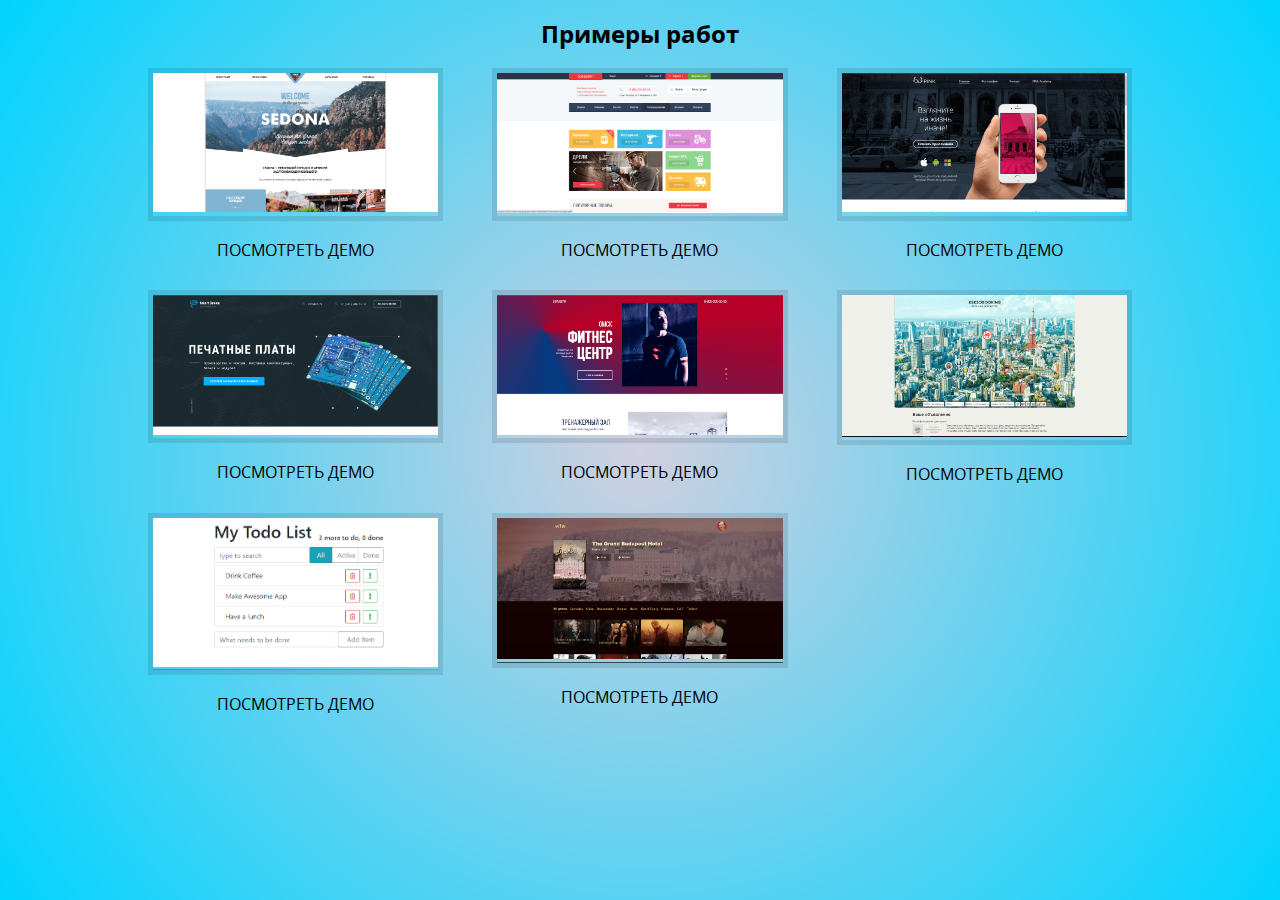
<file: index.html>
<!DOCTYPE html>
<html lang="ru">

<head>
  <meta charset="UTF-8">
  <meta name="viewport" content="width=device-width, initial-scale=1.0">
  <title>Portfolio</title>
  <link rel="preload" href="css/style.min.css" as="style">
  <link rel="preload" href="fonts/opensans.woff2" as="font" crossorigin="anonymous">
  <link rel="preload" href="fonts/opensansbold.woff2" as="font" crossorigin="anonymous">
  <link rel="preload" href="fonts/opensanslight.woff2" as="font" crossorigin="anonymous">
  <link rel="stylesheet" href="css/style.min.css">
</head>

<body>
  <section class="demos">
    <div class="container">
      <h2 class="demos__title">Примеры работ</h2>
      <div class="demos__list">

        <div class="demos__item">
          <div class="demos__wrapper">
            <img src="./img/sedona.png" alt="Pink" width="300">
            <div class="demos__description">
              <ul>
                <li>Фиксированная верстка</li>
                <li>PixelPerfect</li>
                <li>JS</li>
              </ul>
              <button class="demos__btn" data-demos="1" type="button">Подробнее о проекте</button>
            </div>
          </div>
          <a href="./demos/sedona/index.html">Посмотреть демо</a>
        </div>

        <div class="demos__item">
          <div class="demos__wrapper">
            <img src="./img/technomart.png" alt="Pink" width="300">
            <div class="demos__description">
              <ul>
                <li>Фиксированная верстка</li>
                <li>PixelPerfect</li>
                <li>JS</li>
              </ul>
              <button class="demos__btn" data-demos="2" type="button">Подробнее о проекте</button>
            </div>
          </div>
          <a href="./demos/technomart/index.html">Посмотреть демо</a>
        </div>

        <div class="demos__item">
          <div class="demos__wrapper">
            <img src="./img/pink.png" alt="Pink" width="300">
            <div class="demos__description">
              <ul>
                <li>Адаптивная, кроссбраузерная верстка</li>
                <li>БЭМ</li>
                <li>PixelPerfect</li>
                <li>JS</li>
              </ul>
              <button class="demos__btn" data-demos="3" type="button">Подробнее о проекте</button>
            </div>
          </div>
          <a href="./demos/pink/index.html">Посмотреть демо</a>
        </div>

        <div class="demos__item">
          <div class="demos__wrapper">
            <img src="./img/device.png" alt="Pink" width="300">
            <div class="demos__description">
              <ul>
                <li>Адаптивная, резиновая, кроссбраузерная верстка</li>
                <li>БЭМ</li>
                <li>PixelPerfect</li>
                <li>JS</li>
              </ul>
              <button class="demos__btn" data-demos="4" type="button">Подробнее о проекте</button>
            </div>
          </div>
          <a href="./demos/device/index.html">Посмотреть демо</a>
        </div>

        <div class="demos__item">
          <div class="demos__wrapper">
            <img src="./img/supergym.png" alt="Pink" width="300">
            <div class="demos__description">
              <ul>
                <li>Адаптивная, резиновая, кроссбраузерная верстка</li>
                <li>БЭМ</li>
                <li>PixelPerfect</li>
                <li>JS</li>
              </ul>
              <button class="demos__btn" data-demos="5" type="button">Подробнее о проекте</button>
            </div>
          </div>
          <a href="./demos/supergym/index.html">Посмотреть демо</a>
        </div>

        <div class="demos__item">
          <div class="demos__wrapper">
            <img src="./img/keksobooking.png" alt="Keksobooking" width="300">
            <div class="demos__description">
              <ul>
                <li>JS</li>
                <li>ES5</li>
                <li>Загрузка данных с сервера</li>
              </ul>
              <button class="demos__btn" data-demos="6" type="button">Подробнее о проекте</button>
            </div>
          </div>
          <a href="./demos/keksobooking/index.html">Посмотреть демо</a>
        </div>

        <div class="demos__item">
          <div class="demos__wrapper">
            <img src="./img/todo.png" alt="Keksobooking" width="300">
            <div class="demos__description">
              <ul>
                <li>React</li>
                <li>Bootstrap 4</li>
                <li>ES6+</li>
              </ul>
              <button class="demos__btn" data-demos="7" type="button">Подробнее о проекте</button>
            </div>
          </div>
          <a href="./demos/todo/index.html">Посмотреть демо</a>
        </div>

        <div class="demos__item">
          <div class="demos__wrapper">
            <img src="./img/what-to-whatch.png" alt="what-to-whatch" width="300">
            <div class="demos__description">
              <ul>
                <li>React</li>
                <li>Redux</li>
                <li>Асинхронность Redux-Thunk</li>
              </ul>
              <button class="demos__btn" data-demos="8" type="button">Подробнее о проекте</button>
            </div>
          </div>
          <a target="blankcd " href="https://github.com/cruiser76/684701-what-to-watch-4">Посмотреть демо</a>
        </div>

      </div>
    </div>
  </section>

  <div class="overlay">

    <div class="modal modal--sedona" data-modal="1">
      <h2>Учебный проект «Седона»</h2>
      <p>2 страницы + модальные окна</p>
      <ul>
        <li>Стандарты вёрстки: HTML5, CSS3, прогрессивное улучшение.</li>
        <li>Фиксированная верстка</li>
        <li>Кроссбраузерность: Chrome, Firefox, Safari, Edge, Internet Explorer 11.</li>
        <li>Интерактивность - vanilla JS</li>
        <li>Блок карты: реализация — интерактивная карта</li>
        <li>Модальные окна</li>
      </ul>
    </div>

    <div class="modal modal--technomart" data-modal="2">
      <h2>Учебный проект «Техномарт»</h2>
      <p>2 страницы + модальные окна</p>
      <ul>
        <li>Стандарты вёрстки: HTML5, CSS3, прогрессивное улучшение.</li>
        <li>Фиксированная верстка</li>
        <li>Кроссбраузерность: Chrome, Firefox, Safari, Edge, Internet Explorer 11.</li>
        <li>Интерактивность - vanilla JS</li>
        <li>Блок карты: реализация — интерактивная карта</li>
        <li>Модальные окна</li>
      </ul>
    </div>

    <div class="modal modal--pink" data-modal="3">
      <h2>Учебный проект «Пинк»</h2>
      <p>3 страницы + модальные окна</p>
      <ul>
        <li>Адаптивность сетки: мобильная, планшетная и десктопная версии (Mobile First).</li>
        <li>Адаптивность графики: ретинизация(picture, webp), векторные изображения (SVG-sprite)</li>
        <li>Используемая методология: БЭМ.</li>
        <li>Используемый препроцессор: Sass/Scss</li>
        <li>Используемый инструмент автоматизации: Gulp.</li>
        <li>Кроссбраузерность: Chrome, Firefox, Safari, Edge, Internet Explorer 11.</li>
        <li>Интерактивность - vanilla JS</li>
        <li>Блок карты: реализация — интерактивная карта</li>
      </ul>
    </div>

    <div class="modal modal--device" data-modal="4">
      <h2>Проект Девайс</h2>
      <p>1 страница + модальные окна</p>
      <ul>
        <li>Адаптивность сетки: мобильная, планшетная и десктопная версии (Desktop First).</li>
        <li>Используемая методология: БЭМ.</li>
        <li>Используемый препроцессор: Sass/Scss</li>
        <li>Используемый инструмент автоматизации: Gulp.</li>
        <li>Кроссбраузерность: Chrome, Firefox, Safari, Edge, Internet Explorer 11.</li>
        <li>Интерактивность - vanilla JS</li>
        <li>Для работы с формами использовано Local storage</li>
        <li>Использованы маски для заполнения форм</li>
        <li>Плавный якорь</li>
        <li>Оптимизирована производительность по показаниям LightHouse</li>
      </ul>
    </div>

    <div class="modal modal--device" data-modal="5">
      <h2>Проект Supergym</h2>
      <p>1 страница</p>
      <ul>
        <li>Адаптивность сетки: мобильная, планшетная и десктопная версии (Desktop First).</li>
        <li>Используемая методология: БЭМ.</li>
        <li>Используемый препроцессор: Sass/Scss</li>
        <li>Используемый инструмент автоматизации: Gulp.</li>
        <li>Кроссбраузерность: Chrome, Firefox, Safari, Edge, Internet Explorer 11.</li>
        <li>Интерактивность - vanilla JS</li>
        <li>Для работы с формами использовано Local storage</li>
        <li>Использованы маски для заполнения форм</li>
        <li>Плавный якорь</li>
        <li>Оптимизирована производительность по показаниям LightHouse</li>
      </ul>
    </div>

    <div class="modal modal--device" data-modal="6">
      <h2>Проект Keksobooking</h2>
      <p>Реализована функциональность на JS</p>
      <ul>
        <li>Получение данных с сервера (AJAX)</li>
        <li>Реализованы фильтры на карте</li>
        <li>Реализовано перемещение для центральной метки карты</li>
        <li>Отправка данных объявления на сервер</li>
        <li>Использован модульный подход</li>
        <li>Чистый JS</li>
      </ul>
    </div>

    <div class="modal modal--device" data-modal="7">
      <h2>ToDo лист</h2>
      <p>Реализована функциональность на React</p>
      <ul>
        <li>Добавление/удаление записей</li>
        <li>Пометка о выполнении</li>
        <li>Поиск</li>
        <li>Подсчет количества</li>
        <li>Использован Bootstrap 4</li>
      </ul>
    </div>

    <div class="modal modal--device" data-modal="8">
      <h2>what-to-watch</h2>
      <p>Реализована функциональность на React</p>
      <ul>
        <li>Работа с сетью(авторизация, загрузка/запись отзывов, загрузка списка фильмов)</li>
        <li>Просмотр фильмов</li>
        <li>Предпросмотр фильмов</li>
        <li>Фильтрация по жанрам</li>
        <li>Просмотр отзывов, информации о фильмах</li>
        <li>Используемый стек: React, Redux, Redux-thunk, Axios</li>
        <li>Тестирование(снепшоты, модульные, е2е): Jest, Enzyme.</li>
      </ul>
    </div>

  </div>

  <script src="./js/main.js"></script>
</body>

</html>
</file>
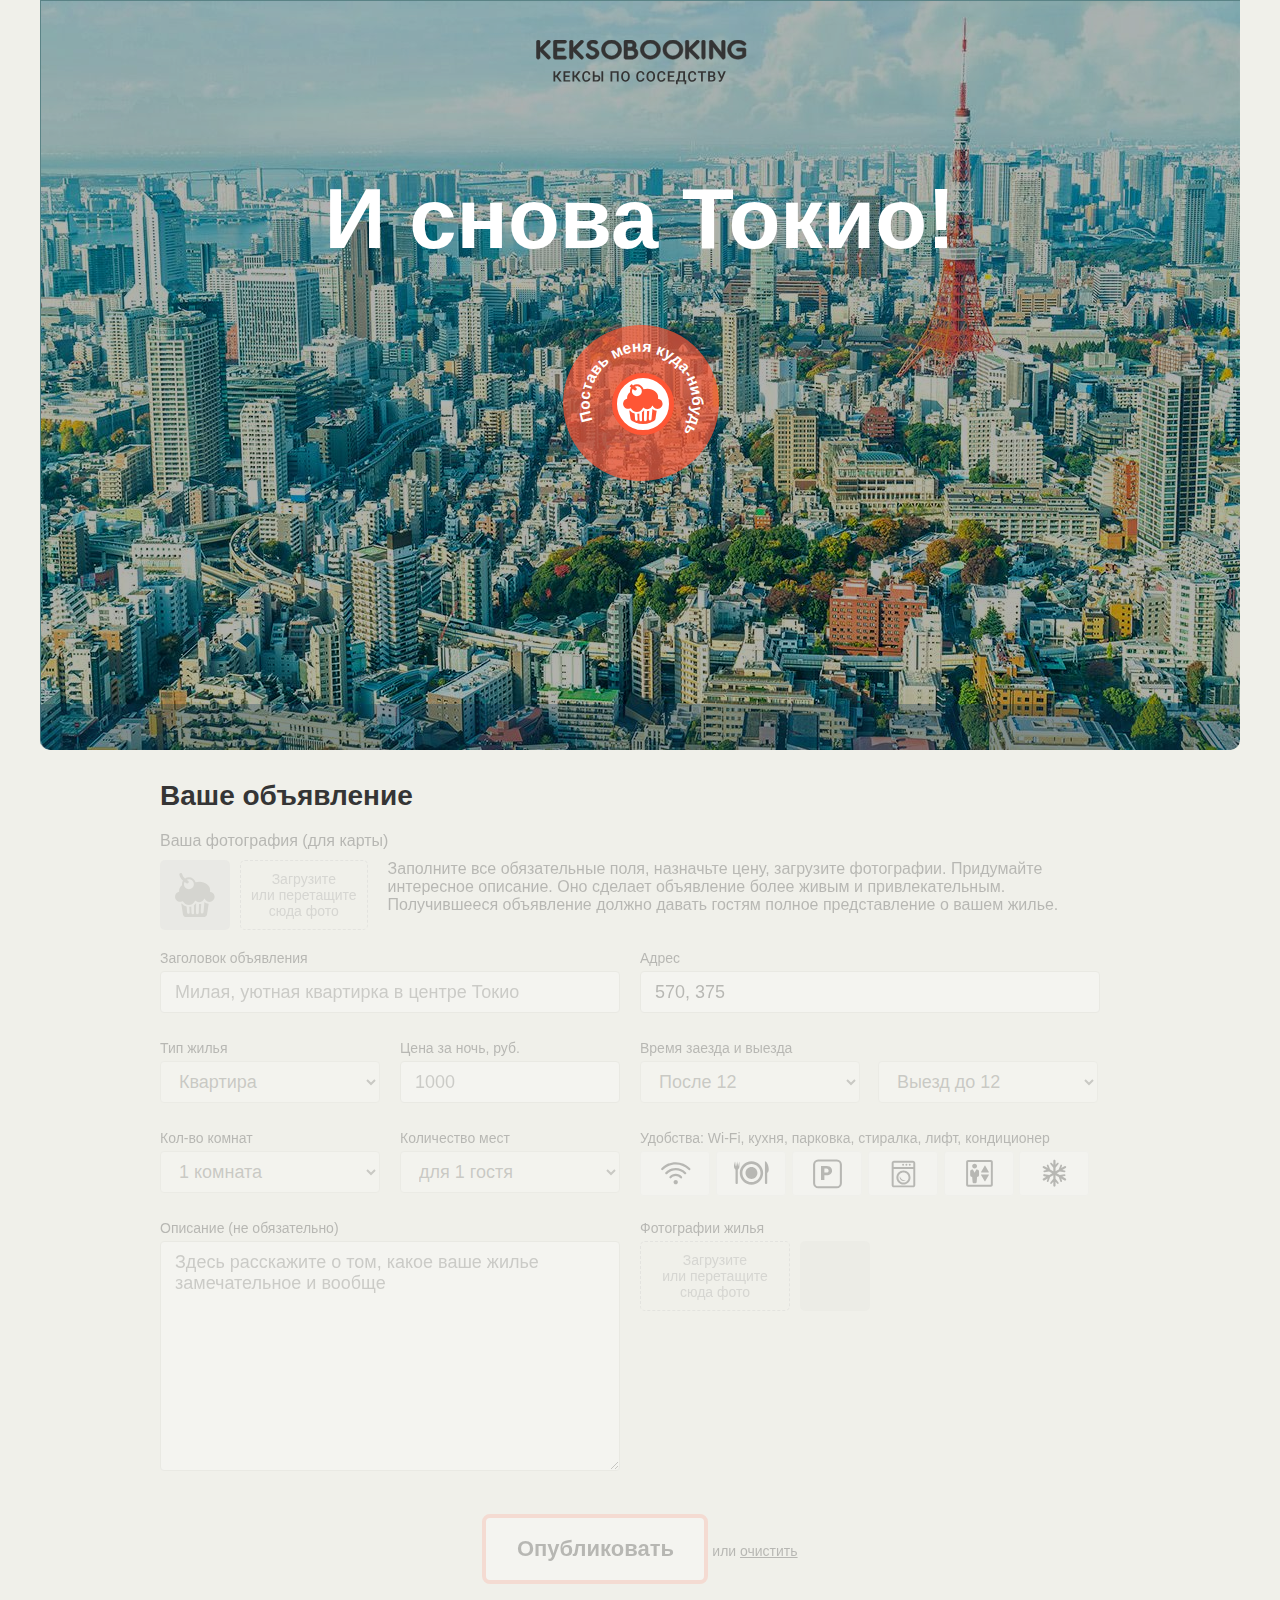
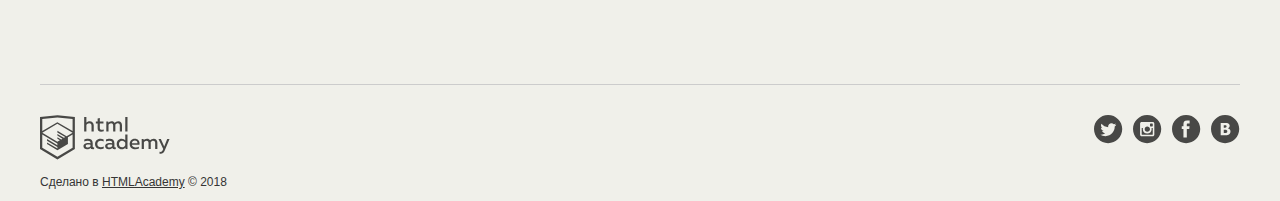
<file: demos/keksobooking/index.html>
<!DOCTYPE html>
<html lang="ru">
<head>
  <meta charset="utf-8">
  <link rel="stylesheet" href="css/normalize.css">
  <link rel="stylesheet" href="css/style.css">
  <link rel="shortcut icon" href="favicon.ico" type="image/x-icon">
  <title>Кексобукинг</title>
</head>
<body>

  <main>
    <div class="promo">
      <h1 class="promo__title visually-hidden">Keksobooking. Кексы по соседству</h1>
      <img src="img/keksobooking.svg" alt="Keksobooking. Кексы по соседству" width="215" height="45">
    </div>

    <!-- Карта объявлений -->
    <section class="map">

      <!-- Метки объявлений -->
      <div class="map__pins">
        <div class="map__overlay">
          <h2 class="map__title">И снова Токио!</h2>
        </div>
        <button class="map__pin map__pin--main" style="left: 570px; top: 375px;">
          <img src="img/muffin-red.svg" width="40" height="44" draggable="false" alt="Метка объявления">
          <svg viewBox="0 0 70 70" width="156" height="156" aria-label="Метка для поиска жилья">
            <defs>
              <path d="M35,35m-23,0a23,23 0 1,1 46,0a23,23 0 1,1 -46,0" id="tophalf" />
            </defs>
            <ellipse cx="35" cy="35" rx="35" ry="35" fill="rgba(255, 86, 53, 0.7)" />
            <text><textPath xlink:href="#tophalf" startOffset="0">Поставь меня куда-нибудь</textPath></text>
          </svg>
        </button>
      </div>

      <!-- Фильтрация объявлений -->
      <div class="map__filters-container">
        <form action="#" class="map__filters" autocomplete="off">
          <select name="housing-type" id="housing-type" class="map__filter">
            <option value="any" selected>Любой тип жилья</option>
            <option value="palace">Дворец</option>
            <option value="flat">Квартира</option>
            <option value="house">Дом</option>
            <option value="bungalo">Бунгало</option>
          </select>
          <select name="housing-price" id="housing-price" class="map__filter">
            <option value="any" selected>Любая</option>
            <option value="middle">10000 - 50000&#x20bd;</option>
            <option value="low">до 10000&#x20bd;</option>
            <option value="high">от 50000&#x20bd;</option>
          </select>
          <select name="housing-rooms" id="housing-rooms" class="map__filter">
            <option value="any" selected>Любое число комнат</option>
            <option value="1">Одна комната</option>
            <option value="2">Две комнаты</option>
            <option value="3">Три комнаты</option>
          </select>
          <select name="housing-guests" id="housing-guests" class="map__filter">
            <option value="any" selected>Любое число гостей</option>
            <option value="2">Два гостя</option>
            <option value="1">Один гость</option>
            <option value="0">Не для гостей</option>
          </select>
          <fieldset id="housing-features" class="map__features">
            <input type="checkbox" name="features" value="wifi" id="filter-wifi" class="map__checkbox visually-hidden">
            <label class="map__feature map__feature--wifi" for="filter-wifi">Wi-Fi</label>
            <input type="checkbox" name="features" value="dishwasher" id="filter-dishwasher" class="map__checkbox visually-hidden">
            <label class="map__feature map__feature--dishwasher" for="filter-dishwasher">Посудомоечная машина</label>
            <input type="checkbox" name="features" value="parking" id="filter-parking" class="map__checkbox visually-hidden">
            <label class="map__feature map__feature--parking" for="filter-parking">Парковка</label>
            <input type="checkbox" name="features" value="washer" id="filter-washer" class="map__checkbox visually-hidden">
            <label class="map__feature map__feature--washer" for="filter-washer">Стиральная машина</label>
            <input type="checkbox" name="features" value="elevator" id="filter-elevator" class="map__checkbox visually-hidden">
            <label class="map__feature map__feature--elevator" for="filter-elevator">Лифт</label>
            <input type="checkbox" name="features" value="conditioner" id="filter-conditioner" class="map__checkbox visually-hidden">
            <label class="map__feature map__feature--conditioner" for="filter-conditioner">Кондиционер</label>
           </fieldset>
        </form>
      </div>
    </section>

    <!-- Форма объявления -->
    <section class="notice">
      <h2 class="notice__title">Ваше объявление</h2>
      <form class="ad-form" method="post" enctype="multipart/form-data" action="https://js.dump.academy/keksobooking" autocomplete="off">
        <fieldset class="ad-form-header">
          <legend class="ad-form-header__title">Ваша фотография (для карты)</legend>
          <div class="ad-form-header__upload">
            <div class="ad-form-header__preview">
              <img src="img/muffin-grey.svg" alt="Аватар пользователя" width="40" height="44">
            </div>
            <div class="ad-form__field">
              <input type="file" id="avatar" name="avatar" class="ad-form-header__input visually-hidden">
              <label class="ad-form-header__drop-zone" for="avatar">Загрузите или&nbsp;перетащите сюда фото</label>
            </div>
            <p class="ad-form-header__info">Заполните все обязательные поля, назначьте цену, загрузите фотографии. Придумайте интересное описание. Оно сделает объявление более живым и привлекательным. Получившееся объявление должно давать гостям полное представление о вашем жилье.</p>
          </div>
        </fieldset>
        <fieldset class="ad-form__element ad-form__element--wide">
          <label class="ad-form__label" for="title">Заголовок объявления</label>
          <input id="title" name="title" type="text" required minlength="30" maxlength="100" placeholder="Милая, уютная квартирка в центре Токио">
        </fieldset>
        <fieldset class="ad-form__element ad-form__element--wide">
          <label class="ad-form__label" for="address">Адрес</label>
          <input id="address" name="address" type="text" readonly>
        </fieldset>
        <fieldset class="ad-form__element">
          <label class="ad-form__label" for="type">Тип жилья</label>
          <select id="type" name="type">
            <option value="bungalo">Бунгало</option>
            <option value="flat" selected>Квартира</option>
            <option value="house">Дом</option>
            <option value="palace">Дворец</option>
          </select>
        </fieldset>
        <fieldset class="ad-form__element">
          <label class="ad-form__label" for="price">Цена за ночь, руб.</label>
          <input id="price" name="price" type="number" placeholder="5000" max="1000000" required>
        </fieldset>
        <fieldset class="ad-form__element ad-form__element--time">
          <label class="ad-form__label" for="timein">Время заезда и выезда</label>
          <select id="timein" name="timein">
            <option value="12:00" selected>После 12</option>
            <option value="13:00">После 13</option>
            <option value="14:00">После 14</option>
          </select>
          <select id="timeout" name="timeout" title="Time to go out">
            <option value="12:00" selected>Выезд до 12</option>
            <option value="13:00">Выезд до 13</option>
            <option value="14:00">Выезд до 14</option>
          </select>
        </fieldset>
        <fieldset class="ad-form__element">
          <label class="ad-form__label" for="room_number">Кол-во комнат</label>
          <select id="room_number" name="rooms">
            <option value="1" selected>1 комната</option>
            <option value="2">2 комнаты</option>
            <option value="3">3 комнаты</option>
            <option value="100">100 комнат</option>
          </select>
        </fieldset>
        <fieldset class="ad-form__element">
          <label class="ad-form__label" for="capacity">Количество мест</label>
          <select id="capacity" name="capacity">
            <option value="3">для 3 гостей</option>
            <option value="2">для 2 гостей</option>
            <option value="1" selected>для 1 гостя</option>
            <option value="0">не для гостей</option>
          </select>
        </fieldset>
        <fieldset class="ad-form__element ad-form__element--wide features">
          <legend>Удобства: Wi-Fi, кухня, парковка, стиралка, лифт, кондиционер</legend>
          <input type="checkbox" name="features" value="wifi" id="feature-wifi" class="feature__checkbox visually-hidden">
          <label class="feature feature--wifi" for="feature-wifi">Wi-Fi</label>
          <input type="checkbox" name="features" value="dishwasher" id="feature-dishwasher" class="feature__checkbox visually-hidden">
          <label class="feature feature--dishwasher" for="feature-dishwasher">Посудомоечная машина</label>
          <input type="checkbox" name="features" value="parking" id="feature-parking" class="feature__checkbox visually-hidden">
          <label class="feature feature--parking" for="feature-parking">Парковка</label>
          <input type="checkbox" name="features" value="washer" id="feature-washer" class="feature__checkbox visually-hidden">
          <label class="feature feature--washer" for="feature-washer">Стиральная машина</label>
          <input type="checkbox" name="features" value="elevator" id="feature-elevator" class="feature__checkbox visually-hidden">
          <label class="feature feature--elevator" for="feature-elevator">Лифт</label>
          <input type="checkbox" name="features" value="conditioner" id="feature-conditioner" class="feature__checkbox visually-hidden">
          <label class="feature feature--conditioner" for="feature-conditioner">Кондиционер</label>
        </fieldset>
        <fieldset class="ad-form__element ad-form__element--wide">
          <label class="ad-form__label" for="description">Описание (не обязательно)</label>
          <textarea id="description" name="description" placeholder="Здесь расскажите о том, какое ваше жилье замечательное и вообще"></textarea>
        </fieldset>
        <fieldset class="ad-form__element ad-form__element--wide">
          <label class="ad-form__label">Фотографии жилья</label>
          <div class="ad-form__photo-container">
            <div class="ad-form__upload">
              <input type="file" id="images" name="images" class="ad-form__input visually-hidden">
              <label for="images" class="ad-form__drop-zone">Загрузите или&nbsp;перетащите сюда фото</label>
            </div>
            <div class="ad-form__photo"></div>
          </div>
        </fieldset>
        <fieldset class="ad-form__element ad-form__element--submit">
          <button class="ad-form__submit" type="submit">Опубликовать</button>
          или <button class="ad-form__reset" type="reset">очистить</button>
        </fieldset>
      </form>
    </section>
  </main>

  <footer class="footer container">
    <div class="footer__copyright copyright">
      <a class="copyright__link copyright__link--image" href="https://htmlacademy.ru/intensive/javascript">
        <img src="img/htmla-logo.svg" width="130" height="45" alt="HTML Academy" class="copyright__logo">
      </a>
      <p>Сделано в <a class="copyright__link copyright__link--text" href="https://htmlacademy.ru/intensive/javascript">HTMLAcademy</a> &copy; 2018</p>
    </div>
    <ul class="footer__contacts contacts">
      <li><a href="https://twitter.com/htmlacademy_ru" class="contacts__link contacts__link--twitter">Twitter</a></li>
      <li><a href="https://www.instagram.com/htmlacademy/" class="contacts__link contacts__link--instagram">Instagtam</a></li>
      <li><a href="https://www.facebook.com/htmlacademy" class="contacts__link contacts__link--facebook">Facebook</a></li>
      <li><a href="https://vk.com/htmlacademy" class="contacts__link contacts__link--vk">VK</a></li>
    </ul>
  </footer>

  <!-- Модальное окно с информацией об объявлении -->
  <template id="card">
    <article class="map__card popup">
      <img src="img/avatars/user01.png" class="popup__avatar" width="70" height="70" alt="Аватар пользователя">
      <button type="button" class="popup__close">Закрыть</button>
      <h3 class="popup__title">Уютное гнездышко для молодоженов</h3>
      <p class="popup__text popup__text--address">102-0082 Tōkyō-to, Chiyoda-ku, Ichibanchō, 14−3</p>
      <p class="popup__text popup__text--price">5200&#x20bd;<span>/ночь</span></p>
      <h4 class="popup__type">Квартира</h4>
      <p class="popup__text popup__text--capacity">2 комнаты для 3 гостей</p>
      <p class="popup__text popup__text--time">Заезд после 14:00, выезд до 10:00</p>
      <ul class="popup__features">
        <li class="popup__feature popup__feature--wifi"></li>
        <li class="popup__feature popup__feature--dishwasher"></li>
        <li class="popup__feature popup__feature--parking"></li>
        <li class="popup__feature popup__feature--washer"></li>
        <li class="popup__feature popup__feature--elevator"></li>
        <li class="popup__feature popup__feature--conditioner"></li>
      </ul>
      <p class="popup__description">Великолепная квартира-студия в центре Токио. Подходит как туристам, так и бизнесменам. Квартира полностью укомплектована и недавно отремонтирована.</p>
      <div class="popup__photos">
        <img src="" class="popup__photo" width="45" height="40" alt="Фотография жилья">
      </div>
    </article>
  </template>

  <!-- Метка объявления -->
  <template id="pin">
    <button type="button" class="map__pin" style="left: 200px; top: 400px;"><img src="img/avatars/user07.png" width="40" height="40" draggable="false" alt="Метка объявления"></button>
  </template>

  <!-- Сообщение об успешном создании объявления -->
  <template id="success">
    <div class="success">
      <p class="success__message">Ваше объявление<br>успешно размещено!</p>
    </div>
  </template>

  <!-- Сообщение об ошибке создания объеявления -->
  <template id="error">
    <div class="error">
      <p class="error__message">Ошибка загрузки объявления</p>
      <button class="error__button" href="#">Попробовать снова</button>
    </div>
  </template>

  <script src="js/backend.js"></script>
  <script src="js/debounce.js"></script>
  <script src="js/data.js"></script>
  <script src="js/card.js"></script>
  <script src="js/pin.js"></script>
  <script src="js/map.js"></script>
  <script src="js/form.js"></script>

</body>
</html>
</file>
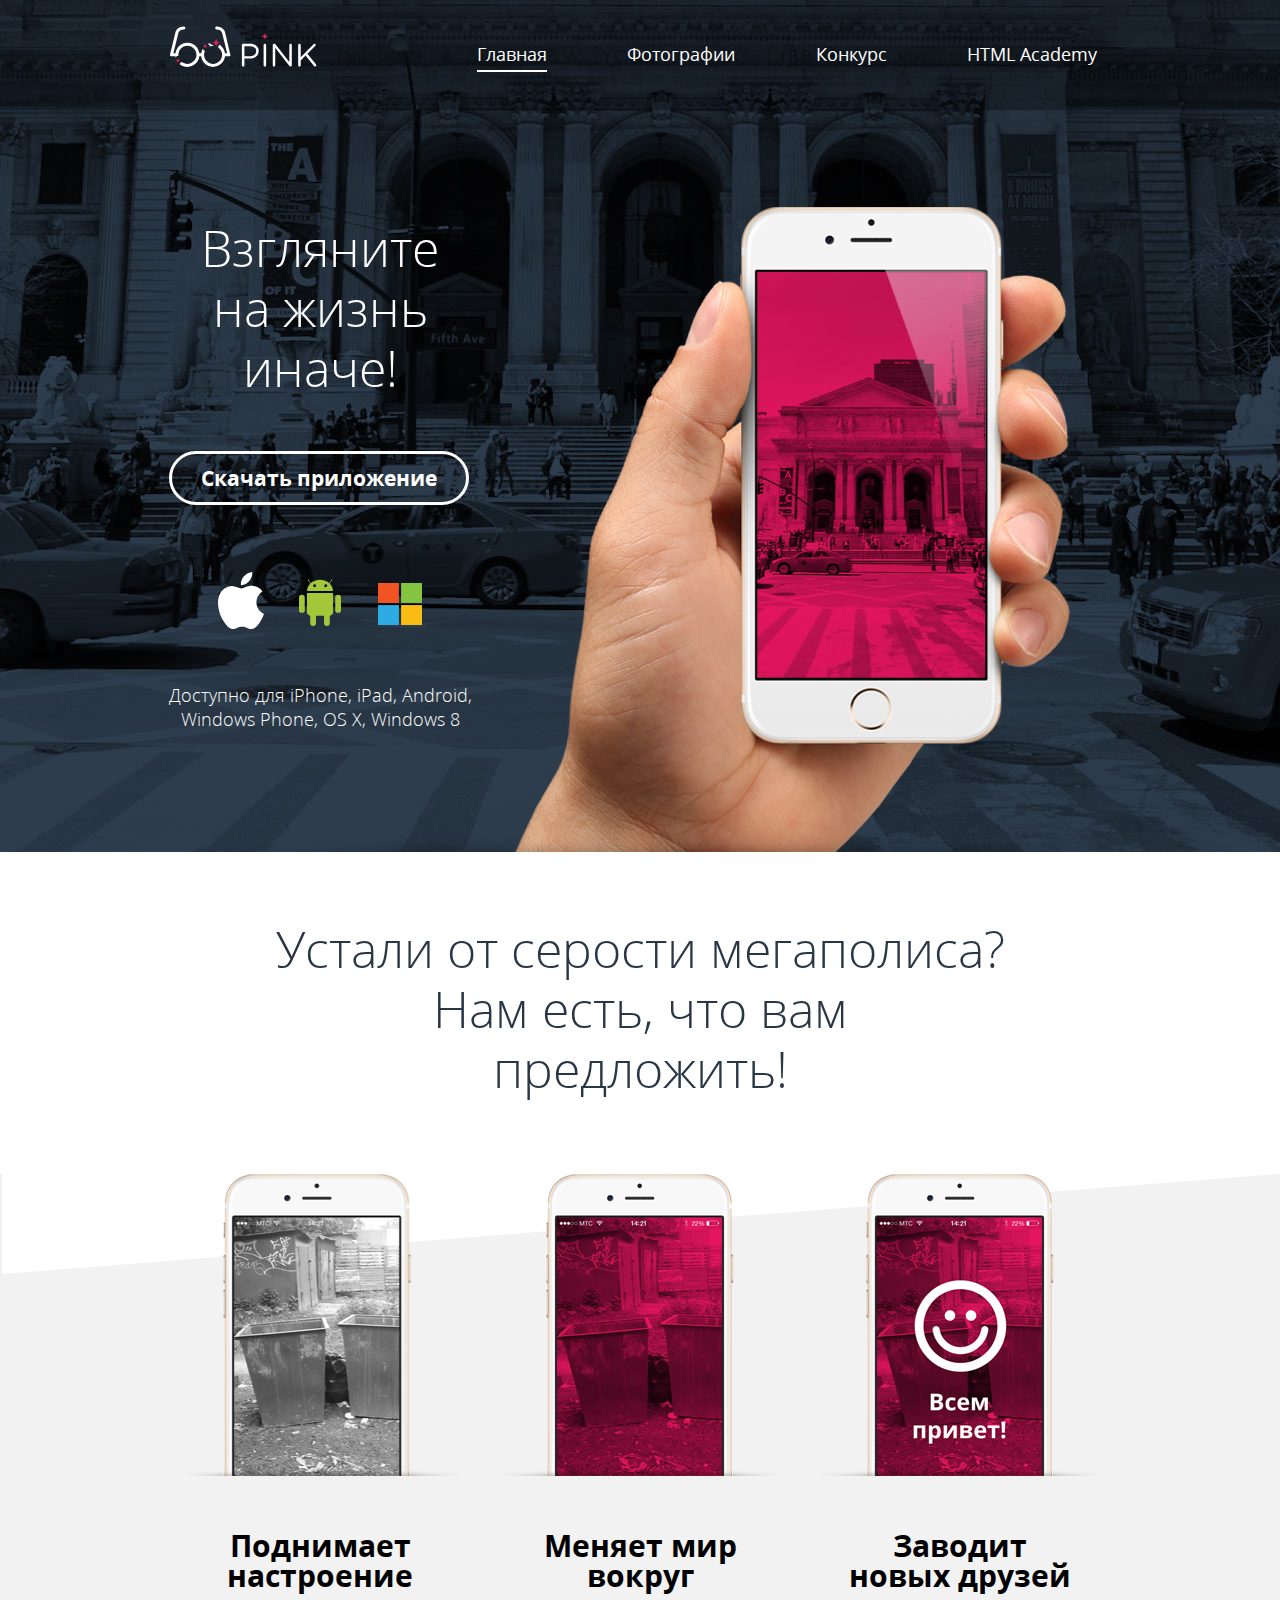
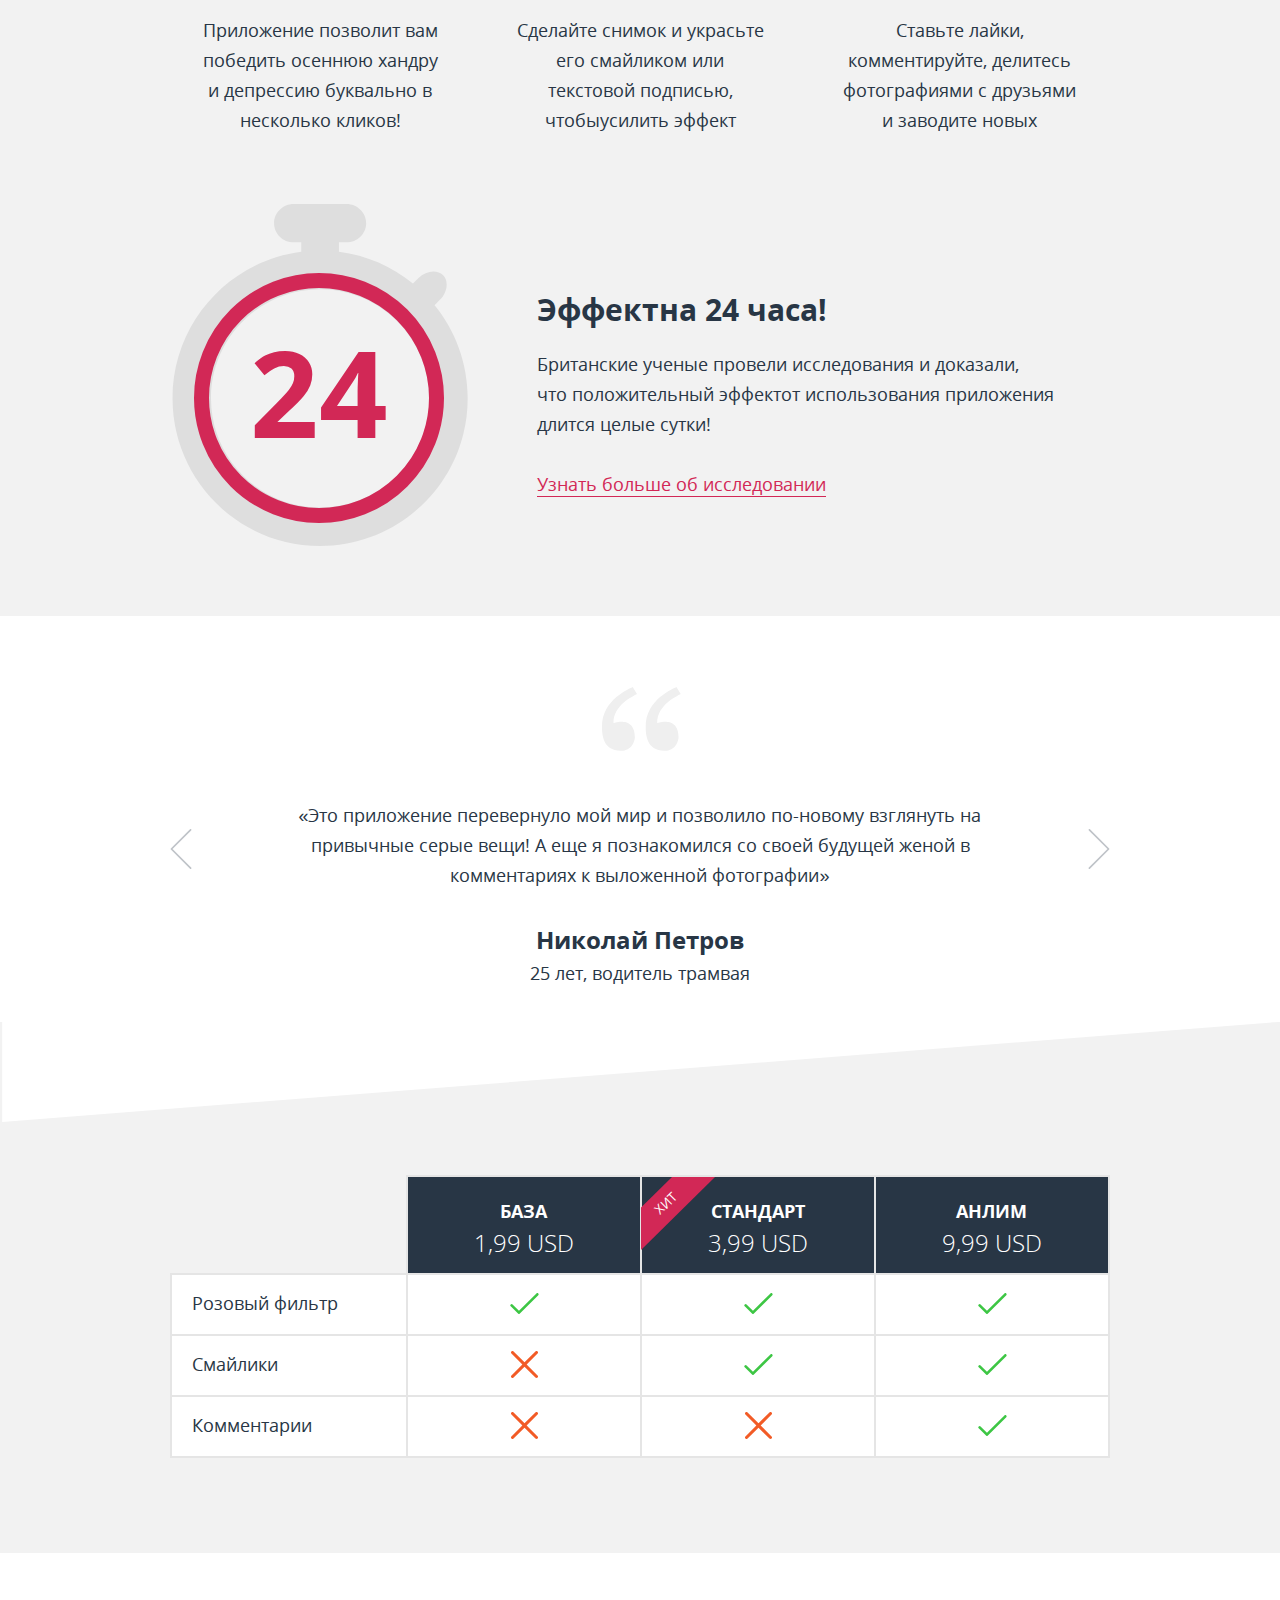
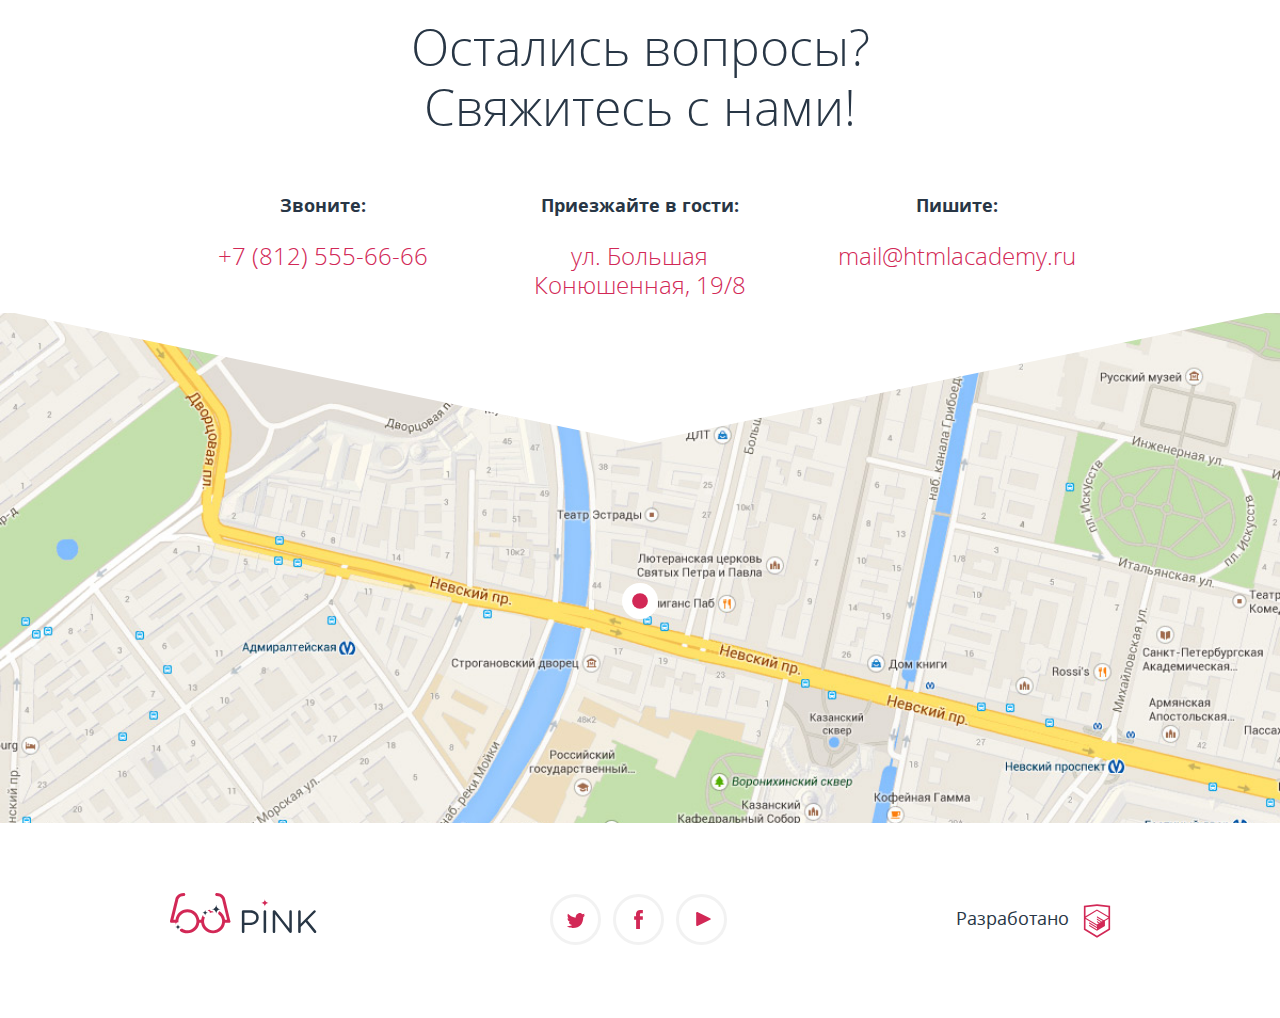
<file: demos/pink/index.html>
<!DOCTYPE html><html lang="ru"><head><meta charset="utf-8"><meta name="viewport" content="width=device-width,initial-scale=1"><title>Фотоприложение Пинк</title><link rel="preload" href="css/style.min.css" as="style"><link rel="preload" href="fonts/opensans.woff2" as="font" crossorigin="anonymous"><link rel="preload" href="fonts/opensansbold.woff2" as="font" crossorigin="anonymous"><link rel="preload" href="fonts/opensanslight.woff2" as="font" crossorigin="anonymous"><link rel="stylesheet" href="css/style.min.css"></head><body><div style="display: none;"><svg xmlns="http://www.w3.org/2000/svg" xmlns:xlink="http://www.w3.org/1999/xlink"><symbol id="icon-editor-contrast" viewbox="-35.422 -7.96 31.92 31.92"><path d="M-19.462-3.96c6.595 0 11.96 5.365 11.96 11.96s-5.365 11.96-11.96 11.96-11.96-5.365-11.96-11.96 5.365-11.96 11.96-11.96m0-4c-8.814 0-15.96 7.145-15.96 15.96 0 8.813 7.146 15.96 15.96 15.96S-3.502 16.813-3.502 8c0-8.815-7.146-15.96-15.96-15.96z"></path><path d="M-19.462 16.331a8.519 8.519 0 0 0 8.52-8.52 8.518 8.518 0 0 0-8.52-8.519"></path></symbol><symbol id="icon-editor-crop" viewbox="0 0 48 48"><path fill="none" d="M0 0h48v48H0V0z"></path><path d="M34 30h4V14c0-2.21-1.79-4-4-4H18v4h16v16zm-20 4V2h-4v8H2v4h8v20c0 2.21 1.79 4 4 4h20v8h4v-8h8v-4H14z"></path></symbol><symbol id="icon-editor-diagram-fill" viewbox="22.5 69.048 253 253"><path fill="#231F20" d="M149 69.048c-69.864 0-126.5 56.636-126.5 126.5s56.636 126.5 126.5 126.5 126.5-56.636 126.5-126.5c0-69.863-56.636-126.5-126.5-126.5zm0 237.216c-60.844 0-110.167-49.323-110.167-110.167S88.156 85.93 149 85.93c60.843 0 110.167 49.323 110.167 110.167S209.843 306.264 149 306.264z"></path></symbol><symbol id="icon-editor-fill" viewbox="0 0 48 48"><path fill="none" d="M0 0h48v48H0V0z"></path><path d="M33.12 17.88L15.24 0l-2.83 2.83 4.76 4.76L6.88 17.88a3 3 0 0 0 0 4.24l11 11c.58.59 1.35.88 2.12.88s1.54-.29 2.12-.88l11-11a3 3 0 0 0 0-4.24zM10.41 20L20 10.42 29.59 20H10.41zM38 23s-4 4.33-4 7c0 2.21 1.79 4 4 4s4-1.79 4-4c0-2.67-4-7-4-7zM0 40h48v3H0z"></path></symbol><symbol id="icon-facebook" viewbox="0 0 8.673 18.944"><path d="M6.275 3.357h2.398V0H5.795C2.656.181 1.54 2.387 1.948 6.115H0v3.517h1.958v9.312h3.837V9.632h2.857V6.115H5.786c-.021-1.045-.036-2.406.489-2.758z"></path></symbol><symbol id="icon-heart" viewbox="521.939 473.064 12.545 11.99"><path fill="#d22856" d="M528.174 485.055a.737.737 0 0 1-.552-.249c-3.798-4.324-4.644-5.298-4.858-5.572h-.004a3.866 3.866 0 0 1-.821-2.373 3.803 3.803 0 0 1 3.799-3.799c.934 0 1.804.32 2.484.898a3.847 3.847 0 0 1 2.463-.898 3.803 3.803 0 0 1 3.799 3.799c0 .909-.318 1.754-.896 2.381l-4.86 5.561a.735.735 0 0 1-.554.252zm-4.245-6.706c.208.255 2.471 2.839 4.243 4.858l4.323-4.944c.34-.369.52-.86.52-1.399a2.333 2.333 0 0 0-2.33-2.331c-.729 0-1.421.344-1.9.943a.76.76 0 0 1-.585.275.727.727 0 0 1-.575-.294 2.333 2.333 0 0 0-1.887-.925 2.333 2.333 0 0 0-2.33 2.331c0 .678.275 1.171.507 1.467l.014.019z"></path></symbol><symbol id="icon-htmlacademy" viewbox="0 0 60 60"><path d="M30.2 5H30L10.3 7.1v36.2L30 55l19.7-11.7V7.1L30.2 5zm17 36.8L30 52 12.8 41.8V27l17.1 10.2V39l-11.7-7v1.8L30 40.9v1.9l-11.8-7v1.8l11.8 7 11.9-7.1v-7.6l5.3-3.2v15.1zm-.1-17l-4.7 2.8-2.2 1.3-10.3-6.1v1.8l8.8 5.3h-.1l-.2.1-1.3.7-7.3-4.3v1.8l5.8 3.4-1.4.9-4.3-2.6v1.8l2.9 1.7-2.9 1.7-17-10.1 17-10.2 17.2 10zm.1-1.8L29.9 12.8 12.8 23V9.4L30 7.6l17.2 1.8V23z"></path></symbol><symbol id="icon-mail" viewbox="0 0 17.988 13.966"><path fill="#d22856" d="M14.914 1.814C16.111.816 15.816 0 14.257 0H3.731c-1.56 0-1.854.816-.657 1.814l3.742 3.118c1.197.998 3.158.998 4.355 0l3.743-3.118z"></path><path fill="#d22856" d="M11.913 7.044A209.809 209.809 0 0 1 9.695 8.88l-.02.013a1.048 1.048 0 0 1-.235.136c-.033.015-.066.034-.1.048a1.18 1.18 0 0 1-.335.059l-.01.001h-.002l-.01-.001a1.216 1.216 0 0 1-.335-.059c-.034-.014-.068-.033-.1-.048a1.07 1.07 0 0 1-.235-.136l-.02-.013c-.022-.012-1.02-.838-2.218-1.836L2.178 3.796C.979 2.798 0 3.257 0 4.816v6.315a2.842 2.842 0 0 0 2.835 2.835h12.318a2.842 2.842 0 0 0 2.835-2.835V4.816c0-1.559-.979-2.018-2.178-1.02l-3.897 3.248z"></path></symbol><symbol id="icon-map-marker" viewbox="0 0 35.983 35.983"><circle fill="#FFF" cx="17.991" cy="17.991" r="17.991"></circle><circle fill="#D22856" cx="17.991" cy="17.991" r="7.866"></circle></symbol><symbol id="icon-menu-burger" viewbox="0 0 49.945 24.007"><path d="M1.137 0C.51 0 0 .428 0 1.01v1.981c0 .558.494 1.01 1.139 1.01H48.81c.628 0 1.138-.428 1.138-1.01V1.01c0-.558-.494-1.01-1.138-1.01H1.137zm0 10.003c-.627 0-1.137.428-1.137 1.01v1.98c0 .557.494 1.01 1.139 1.01H48.81c.628 0 1.138-.428 1.138-1.01v-1.98c0-.558-.494-1.01-1.138-1.01H1.137zm0 10.002C.51 20.005 0 20.434 0 21.016v1.981c0 .557.494 1.01 1.139 1.01H48.81c.628 0 1.138-.428 1.138-1.01v-1.981c0-.558-.494-1.011-1.138-1.011H1.137z"></path><path d="M1.137 0C.51 0 0 .428 0 1.01v1.981c0 .558.494 1.01 1.139 1.01H48.81c.628 0 1.138-.428 1.138-1.01V1.01c0-.558-.494-1.01-1.138-1.01H1.137zm0 10.003c-.627 0-1.137.428-1.137 1.01v1.98c0 .557.494 1.01 1.139 1.01H48.81c.628 0 1.138-.428 1.138-1.01v-1.98c0-.558-.494-1.01-1.138-1.01H1.137zm0 10.002C.51 20.005 0 20.434 0 21.016v1.981c0 .557.494 1.01 1.139 1.01H48.81c.628 0 1.138-.428 1.138-1.01v-1.981c0-.558-.494-1.011-1.138-1.011H1.137z"></path></symbol><symbol id="icon-menu-cross-pink" viewbox="0 0 23.867 23.867"><path fill="#d22856" d="M15.087 11.933l8.56-8.559a.75.75 0 0 0 0-1.061L21.554.22a.747.747 0 0 0-1.06 0l-8.561 8.56L3.373.22a.771.771 0 0 0-1.061 0L.22 2.313a.75.75 0 0 0 0 1.061l8.56 8.559-8.56 8.559a.751.751 0 0 0 0 1.062l2.093 2.094a.744.744 0 0 0 1.06 0l8.561-8.56 8.56 8.56a.746.746 0 0 0 1.06 0l2.093-2.094a.751.751 0 0 0 0-1.062l-8.56-8.559z"></path></symbol><symbol id="icon-menu-cross" viewbox="0 0 23.867 23.867"><path d="M15.087 11.933l8.56-8.559a.75.75 0 0 0 0-1.061L21.554.22a.747.747 0 0 0-1.06 0l-8.561 8.56L3.373.22a.771.771 0 0 0-1.061 0L.22 2.313a.75.75 0 0 0 0 1.061l8.56 8.559-8.56 8.559a.751.751 0 0 0 0 1.062l2.093 2.094a.744.744 0 0 0 1.06 0l8.561-8.56 8.56 8.56a.746.746 0 0 0 1.06 0l2.093-2.094a.751.751 0 0 0 0-1.062l-8.56-8.559z"></path></symbol><symbol id="icon-no" viewbox="0 0 26.752 26.752"><path d="M15.497 13.376L26.312 2.562A1.5 1.5 0 1 0 24.191.441L13.376 11.255 2.562.439A1.5 1.5 0 1 0 .441 2.56l10.814 10.815L.439 24.19a1.5 1.5 0 1 0 2.122 2.121l10.815-10.814L24.19 26.312c.293.293.677.439 1.061.439s.768-.146 1.061-.439a1.5 1.5 0 0 0 0-2.121L15.497 13.376z"></path></symbol><symbol id="icon-phone" viewbox="0 0 19.697 19.696"><path fill="#d22856" d="M9.848 0C6.34 0 2.823.628 1.546 1.878.488 2.918.134 4.752.016 5.913c0 0-.016.115-.016.165 0 .454.369.82.819.82.054 0 2.028-.161 3.218-.259a.503.503 0 0 0 .086-.017.821.821 0 0 0 .801-.819l.003-1.617c0-.5.407-.902.907-.902h8.027c.499 0 .907.402.907.902l.003 1.617a.82.82 0 0 0 .802.82.474.474 0 0 0 .085.017c1.19.098 3.164.259 3.217.259a.822.822 0 0 0 .822-.82c0-.05-.018-.165-.018-.165-.118-1.161-.472-2.995-1.53-4.035C16.873.628 13.356 0 9.848 0zm0 10.67a1.64 1.64 0 1 0 0 3.281 1.64 1.64 0 1 0 0-3.281zM8.616 6.975V5.951a1.024 1.024 0 1 0-2.049 0v1.024L1.03 12.888a2.054 2.054 0 0 0-.619 1.47v1.646c0 .907.734 1.643 1.641 1.643h.411v1.023a1.026 1.026 0 1 0 2.05 0v-1.023h10.669v1.023a1.025 1.025 0 1 0 2.051 0v-1.023h.411c.905 0 1.64-.735 1.64-1.643v-1.646c0-.576-.236-1.094-.618-1.47L13.13 6.975V5.951a1.025 1.025 0 1 0-2.051 0v1.024H8.616zm1.232 2.053c1.814 0 3.282 1.468 3.282 3.282s-1.468 3.282-3.282 3.282c-1.813 0-3.281-1.468-3.281-3.282s1.467-3.282 3.281-3.282z"></path></symbol><symbol id="icon-quotes" viewbox="0 0 150 150"><path fill="#efefef" d="M34.967 7.063L30.713 0C28.272 1.495 0 12.207 0 39.617c0 7.231.336 24.172 18.9 24.172 11.187 0 13.94-10.279 13.94-13.584 0-21.977-21.382-14.177-21.382-14.177 0-18.071 19.805-26.844 23.509-28.965zm43.705 0L74.418 0c-2.44 1.495-30.713 12.207-30.713 39.617 0 7.231.337 24.172 18.9 24.172 11.187 0 13.939-10.279 13.939-13.584 0-21.977-21.381-14.177-21.381-14.177.002-18.071 19.806-26.844 23.509-28.965z"></path></symbol><symbol id="icon-review-arrow-left" viewbox="0 0 21.706 41.719"><path d="M2.045 20.859L21.458 1.446A.847.847 0 0 0 20.261.248L.248 20.261a.846.846 0 0 0 0 1.197l20.013 20.013a.843.843 0 0 0 1.198 0 .847.847 0 0 0 0-1.198L2.045 20.859z"></path></symbol><symbol id="icon-review-arrow-right" viewbox="0 0 21.706 41.719"><path d="M19.661 20.859L.248 1.446A.847.847 0 0 1 1.445.248L21.458 20.26c.33.33.33.867 0 1.197L1.445 41.471a.843.843 0 0 1-1.198 0 .847.847 0 0 1 0-1.198l19.414-19.414z"></path></symbol><symbol id="icon-timer" viewbox="0 0 298 345.097"><path fill="#dedede" d="M264.568 102.055l5.355-5.355c7.717-7.717 9.124-18.938 3.126-24.935-5.997-5.997-17.217-4.59-24.934 3.127l-5.386 5.385C221.768 63.292 196.11 51.875 168 48.297v-9.583h7.658c10.914 0 19.843-8.711 19.843-19.357S186.573 0 175.659 0h-53.317C111.429 0 102.5 8.711 102.5 19.357s8.929 19.357 19.842 19.357H130v9.583C56.681 57.629 0 120.244 0 196.097c0 82.291 66.709 149 149 149 82.29 0 149-66.709 149-149 0-35.663-12.535-68.394-33.432-94.042zM149 306.264c-60.844 0-110.167-49.323-110.167-110.167S88.156 85.93 149 85.93c60.843 0 110.167 49.323 110.167 110.167S209.843 306.264 149 306.264z"></path></symbol><symbol id="icon-twitter" viewbox="0 0 17.5 14.663"><path fill-rule="evenodd" clip-rule="evenodd" d="M11.283.153c1.736-.485 3.074.263 3.685 1.151.694-.226 1.372-.47 2.072-.691-.004.841-.538 1.478-.883 1.727.704.166 1.343-.48 1.343-.48-.175.976-1.035 1.746-1.611 1.977-.239 6.592-3.272 10.956-10.382 10.823h-.46c-.422 0-4.29-.45-5.047-1.843 2.341.192 4.011-.412 4.835-1.15-.989-.293-2.761-.464-3.07-2.881.362.105.583.223 1.228.117C1.757 8.067.385 7.366.461 5.218c.294.32 1.1.523 1.381.461C1.117 5.444-.188 2.398.921.843 2.794 2.654 4.769 4.364 8.29 4.528 8.506 2.288 9.461.787 11.283.153z"></path></symbol><symbol id="icon-yes" viewbox="-82.357 4.875 21.698 16.09"><path d="M-60.953 5.167a.999.999 0 0 0-1.414 0L-75.75 18.551l-4.9-4.9a.999.999 0 1 0-1.414 1.414l5.607 5.607a.997.997 0 0 0 1.414 0l14.09-14c.391-.481.391-1.114 0-1.505z"></path></symbol><symbol id="icon-youtube" viewbox="0 0 14.64 13.96"><path d="M1.775 13.78C.799 14.257 0 13.758 0 12.671V1.29C0 .202.799-.295 1.775.181l12.133 5.932c.975.478.975 1.258 0 1.736L1.775 13.78z"></path></symbol></svg></div><header class="header header--close header--no-js"><div class="header__inner"><nav class="main-navigation main-navigation--close main-navigation--no-js"><div class="main-navigation__wrapper"><a class="logo main-navigation__logo"><svg width="150" height="47" viewBox="0 0 150 40"><g class="logo__img logo__img--tablet" fill="#ffffff"><path d="M71.874,18.661c0-0.708,0.58-1.288,1.256-1.288h7.18c5.087,0,8.436,2.704,8.436,7.146v0.064 c0,4.861-4.057,7.373-8.854,7.373h-5.475v6.825c0,0.708-0.58,1.288-1.288,1.288c-0.676,0-1.256-0.58-1.256-1.288V18.661z M79.988,29.641c3.734,0,6.182-1.996,6.182-4.959v-0.063c0-3.22-2.414-4.894-6.053-4.894h-5.699v9.917H79.988L79.988,29.641z"></path><path d="M93.603,18.5c0-0.708,0.579-1.288,1.255-1.288c0.709,0,1.288,0.58,1.288,1.288v20.283 c0,0.708-0.579,1.287-1.288,1.287c-0.676,0-1.255-0.579-1.255-1.287V18.5z"></path><path d="M102.744,18.532c0-0.676,0.58-1.256,1.256-1.256h0.354c0.58,0,0.935,0.29,1.288,0.74l13.684,17.45V18.468 c0-0.676,0.547-1.256,1.256-1.256c0.676,0,1.224,0.58,1.224,1.256v20.349c0,0.676-0.481,1.19-1.158,1.19h-0.129c-0.548,0-0.935-0.321-1.319-0.772l-13.975-17.868v17.45c0,0.676-0.547,1.256-1.256,1.256c-0.676,0-1.223-0.58-1.223-1.256V18.532 H102.744z"></path><path d="M128.173,18.5c0-0.708,0.58-1.288,1.257-1.288c0.708,0,1.286,0.58,1.286,1.288v12.331l12.848-13.168 c0.29-0.257,0.579-0.451,0.998-0.451c0.676,0,1.225,0.612,1.225,1.256c0,0.354-0.162,0.644-0.42,0.901l-7.984,7.92l8.564,10.561 c0.225,0.291,0.354,0.547,0.354,0.935c0,0.676-0.578,1.288-1.286,1.288c-0.483,0-0.806-0.258-1.03-0.58l-8.402-10.463l-4.863,4.861 v4.894c0,0.708-0.578,1.288-1.286,1.288c-0.677,0-1.257-0.58-1.257-1.288V18.5H128.173z"></path><path d="M60.498,28.266"></path><path d="M60.462,28.016c-0.002-0.009-5.175-21.365-5.175-21.365C54.926,4.303,52.694,0,46.688,0 c-0.829,0-1.5,0.671-1.5,1.5s0.671,1.5,1.5,1.5c4.856,0,5.575,3.729,5.639,4.143l4.767,19.701h-2.073 c-0.742-5.927-5.802-10.531-11.927-10.531s-11.186,4.604-11.927,10.531h-1.82c-0.741-5.927-5.802-10.531-11.927-10.531 S6.235,20.917,5.493,26.844H3.42L8.187,7.143C8.25,6.729,8.97,3,13.826,3c0.829,0,1.5-0.671,1.5-1.5S14.655,0,13.826,0 C7.82,0,5.588,4.303,5.227,6.651c0,0-5.173,21.356-5.175,21.365c-0.266,1.109,0.531,1.826,1.426,1.826 c0.012,0,0.023,0.004,0.036,0.004h3.982c0.741,5.926,5.802,10.53,11.927,10.53s11.185-4.604,11.927-10.53h1.814 c0.742,5.926,5.802,10.53,11.927,10.53s11.186-4.604,11.927-10.53H59c0.012,0,0.023-0.004,0.036-0.004 C59.931,29.842,60.728,29.125,60.462,28.016z M26.315,29.844c-0.715,4.272-4.421,7.531-8.896,7.531c-4.475,0-8.18-3.259-8.896-7.531 c-0.082-0.488-0.135-0.988-0.135-1.5s0.053-1.011,0.135-1.5c0.715-4.271,4.421-7.531,8.896-7.531c4.475,0,8.18,3.26,8.896,7.531 c0.082,0.489,0.135,0.988,0.135,1.5S26.397,29.355,26.315,29.844z M51.99,29.844c-0.716,4.272-4.421,7.531-8.896,7.531 c-4.475,0-8.181-3.259-8.896-7.531c-0.082-0.488-0.135-0.988-0.135-1.5s0.053-1.011,0.135-1.5c0.716-4.271,4.421-7.531,8.896-7.531 c4.475,0,8.181,3.26,8.896,7.531c0.082,0.489,0.135,0.988,0.135,1.5S52.072,29.355,51.99,29.844z"></path></g><g class="logo__img logo__img--mobile" fill="#ffffff"><path d="M0,1.449c0-0.708,0.58-1.288,1.256-1.288h7.18c5.087,0,8.436,2.704,8.436,7.147v0.064 c0,4.861-4.057,7.373-8.854,7.373H2.544v6.825c0,0.708-0.58,1.288-1.288,1.288C0.58,22.859,0,22.279,0,21.571V1.449z M8.114,12.428 c3.734,0,6.182-1.996,6.182-4.958V7.405c0-3.22-2.415-4.894-6.054-4.894H2.544v9.917H8.114z"></path><path d="M21.729,1.288C21.729,0.58,22.308,0,22.983,0c0.709,0,1.288,0.58,1.288,1.288v20.283 c0,0.708-0.579,1.288-1.288,1.288c-0.676,0-1.255-0.58-1.255-1.288V1.288z"></path><path d="M30.87,1.32c0-0.676,0.579-1.256,1.256-1.256h0.354c0.58,0,0.934,0.29,1.288,0.74l13.684,17.45V1.256 C47.451,0.58,47.998,0,48.707,0c0.676,0,1.223,0.58,1.223,1.256v20.348c0,0.676-0.482,1.191-1.158,1.191h-0.129 c-0.548,0-0.934-0.322-1.32-0.772L33.349,4.153v17.45c0,0.676-0.547,1.256-1.255,1.256c-0.677,0-1.224-0.58-1.224-1.256V1.32z"></path><path d="M56.3,1.288C56.3,0.58,56.879,0,57.556,0c0.708,0,1.287,0.58,1.287,1.288v12.331L71.689,0.451 C71.979,0.193,72.269,0,72.688,0c0.676,0,1.224,0.612,1.224,1.256c0,0.354-0.161,0.644-0.419,0.901l-7.984,7.92l8.564,10.561 c0.225,0.29,0.354,0.547,0.354,0.934c0,0.676-0.579,1.288-1.287,1.288c-0.483,0-0.806-0.258-1.03-0.58l-8.403-10.463l-4.862,4.861 v4.894c0,0.708-0.579,1.288-1.287,1.288c-0.677,0-1.256-0.58-1.256-1.288V1.288z"></path></g><g class="logo__img logo__img--desktop" fill="#ffffff"><path d="M71.874,18.661c0-0.708,0.58-1.288,1.256-1.288h7.18c5.087,0,8.436,2.704,8.436,7.146v0.064 c0,4.861-4.057,7.373-8.854,7.373h-5.475v6.825c0,0.708-0.58,1.288-1.288,1.288c-0.676,0-1.256-0.58-1.256-1.288V18.661z M79.988,29.641c3.734,0,6.182-1.996,6.182-4.959v-0.063c0-3.22-2.414-4.894-6.053-4.894h-5.699v9.917H79.988L79.988,29.641z"></path><path d="M93.603,18.5c0-0.708,0.579-1.288,1.255-1.288c0.709,0,1.288,0.58,1.288,1.288v20.283 c0,0.708-0.579,1.287-1.288,1.287c-0.676,0-1.255-0.579-1.255-1.287V18.5z"></path><path d="M102.744,18.532c0-0.676,0.58-1.256,1.256-1.256h0.354c0.58,0,0.935,0.29,1.288,0.74l13.684,17.45V18.468 c0-0.676,0.547-1.256,1.256-1.256c0.676,0,1.224,0.58,1.224,1.256v20.349c0,0.676-0.481,1.19-1.158,1.19h-0.129c-0.548,0-0.935-0.321-1.319-0.772l-13.975-17.868v17.45c0,0.676-0.547,1.256-1.256,1.256c-0.676,0-1.223-0.58-1.223-1.256V18.532 H102.744z"></path><path d="M128.173,18.5c0-0.708,0.58-1.288,1.257-1.288c0.708,0,1.286,0.58,1.286,1.288v12.331l12.848-13.168 c0.29-0.257,0.579-0.451,0.998-0.451c0.676,0,1.225,0.612,1.225,1.256c0,0.354-0.162,0.644-0.42,0.901l-7.984,7.92l8.564,10.561 c0.225,0.291,0.354,0.547,0.354,0.935c0,0.676-0.578,1.288-1.286,1.288c-0.483,0-0.806-0.258-1.03-0.58l-8.402-10.463l-4.863,4.861 v4.894c0,0.708-0.578,1.288-1.286,1.288c-0.677,0-1.257-0.58-1.257-1.288V18.5H128.173z"></path><path d="M43.094,19.313c0.246,0,0.489,0.014,0.73,0.033c-0.437-0.728-1.227-1.221-2.136-1.221 c-0.877,0-1.614-0.568-1.884-1.354c-0.727,0.208-1.425,0.482-2.089,0.816c0.062,0.017,0.122,0.038,0.188,0.038c1.104,0,2,0.896,2,2 c0,0.096-0.015,0.188-0.028,0.281C40.875,19.524,41.959,19.313,43.094,19.313z"></path><path d="M60.462,28.016c-0.002-0.009-5.175-21.365-5.175-21.365C54.926,4.303,52.694,0,46.688,0 c-0.829,0-1.5,0.671-1.5,1.5s0.671,1.5,1.5,1.5c4.856,0,5.575,3.729,5.639,4.143l4.767,19.701h-2.073 c-0.445-3.557-2.453-6.628-5.305-8.522c-0.897,0.379-1.529,1.269-1.529,2.303c0,0.088-0.015,0.171-0.026,0.256 c1.991,1.358,3.415,3.489,3.829,5.964c0.082,0.489,0.135,0.988,0.135,1.5s-0.053,1.012-0.135,1.5 c-0.716,4.272-4.421,7.531-8.896,7.531c-4.475,0-8.181-3.259-8.896-7.531c-0.082-0.488-0.135-0.988-0.135-1.5 s0.053-1.011,0.135-1.5c0.147-0.878,0.427-1.711,0.808-2.483c-1.034-0.078-1.852-0.932-1.852-1.985 c0-0.189-0.077-0.357-0.192-0.489c-0.938,1.469-1.569,3.15-1.795,4.958h-1.82c-0.741-5.927-5.802-10.531-11.927-10.531 S6.235,20.917,5.493,26.844H3.42L8.187,7.143C8.25,6.729,8.97,3,13.826,3c0.829,0,1.5-0.671,1.5-1.5S14.655,0,13.826,0 C7.82,0,5.588,4.303,5.227,6.651c0,0-5.173,21.356-5.175,21.365c-0.266,1.109,0.531,1.826,1.426,1.826 c0.012,0,0.023,0.004,0.036,0.004h3.982c0.079,0.628,0.215,1.237,0.387,1.831c0.059-0.106,0.102-0.224,0.102-0.354 c0-1.104,0.896-2,2-2c0.166,0,0.324,0.025,0.478,0.063c-0.043-0.343-0.074-0.688-0.074-1.042c0-0.512,0.053-1.011,0.135-1.5 c0.715-4.271,4.421-7.531,8.896-7.531s8.18,3.26,8.896,7.531c0.082,0.489,0.135,0.988,0.135,1.5s-0.053,1.012-0.135,1.5 c-0.715,4.272-4.421,7.531-8.896,7.531c-2.022,0-3.883-0.67-5.386-1.794c-0.35,0.302-0.8,0.491-1.299,0.491 c-0.413,0-0.749,0.336-0.749,0.748c0,0.29-0.065,0.564-0.176,0.812c2.075,1.708,4.722,2.743,7.614,2.743 c6.125,0,11.185-4.604,11.927-10.53h1.814c0.742,5.926,5.802,10.53,11.927,10.53s11.186-4.604,11.927-10.53H59 c0.012,0,0.023-0.004,0.036-0.004C59.931,29.842,60.728,29.125,60.462,28.016z"></path><g><path fill="#d22856" d="M98.498,9.875c-2.002,0-3.623-1.623-3.623-3.624c0,2.001-1.623,3.624-3.625,3.624 c2.002,0,3.625,1.623,3.625,3.624C94.875,11.498,96.496,9.875,98.498,9.875z"></path><path fill="#d22856" d="M50.686,16.125c-2.485,0-4.499-2.014-4.499-4.499c0,2.485-2.014,4.499-4.499,4.499 c2.485,0,4.499,2.014,4.499,4.499C46.187,18.139,48.2,16.125,50.686,16.125z"></path><path fill="#d22856" d="M37.904,19.626c-1.519,0-2.749-1.23-2.749-2.749c0,1.519-1.23,2.749-2.749,2.749 c1.519,0,2.749,1.229,2.749,2.749C35.155,20.855,36.386,19.626,37.904,19.626z"></path><path fill="#d22856" d="M10.734,34.072c-1.519,0-2.749-1.23-2.749-2.75c0,1.52-1.23,2.75-2.749,2.75 c1.519,0,2.749,1.229,2.749,2.748C7.985,35.303,9.215,34.072,10.734,34.072z"></path></g></g></svg> </a><button class="main-navigation__toggle main-navigation__toggle--no-js">Открыть меню <svg class="main-navigation__toggle-icon main-navigation__toggle-icon--cross main-navigation__toggle-icon--close" width="23" height="23"><use xlink:href="#icon-menu-cross"></use></svg> <svg class="main-navigation__toggle-icon main-navigation__toggle-icon--burger" width="50" height="30"><use xlink:href="#icon-menu-burger"></use></svg></button></div><ul class="main-navigation__list main-navigation__list--close main-navigation__list--no-js"><li class="main-navigation__item main-navigation__item--active"><a href="">Главная</a></li><li class="main-navigation__item"><a href="photo.html">Фотографии</a></li><li class="main-navigation__item"><a href="form.html">Конкурс</a></li><li class="main-navigation__item"><a href="https://htmlacademy.ru/">HTML Academy</a></li></ul></nav></div><section class="promo"><div class="promo__inner"><h1 class="visually-hidden">Фотоприложение Пинк</h1><p class="promo__title promo__title--hidden">Взгляните на жизнь иначе!</p><div class="promo__container"><a class="button promo__button" href="https://www.apple.com/ru/itunes/">Скачать приложение</a><ul class="promo__links-list"><li class="promo__link-item promo__link-item--apple"><a href="https://www.apple.com/ru/itunes/"><span class="visually-hidden">Ссылка на ай тюнс</span></a></li><li class="promo__link-item promo__link-item--android"><a href="https://play.google.com/store"><span class="visually-hidden">Ссылка на плей маркет</span></a></li><li class="promo__link-item promo__link-item--win"><a href="https://www.microsoft.com/ru-ru/store/b/home"><span class="visually-hidden">Ссылка на виндовс маркет</span></a></li></ul><p class="promo__description">Доступно для iPhone, iPad, Android, Windows Phone, OS X, Windows 8</p></div></div></section></header><main class="page-main"><section class="about-app"><h2 class="visually-hidden">О приложении</h2><div class="about-app__lead"><p class="about-app__text">Устали от серости мегаполиса?</p><p class="about-app__text">Нам есть, что вам предложить!</p></div><div class="about-app__facts"><ul class="facts-list"><li class="facts-list__item"><h3 class="facts-list__title facts-list__title--alignment1">Поднимает настроение</h3><p class="facts-list__text facts-list__text--alignment1">Приложение позволит вам победить осеннюю хандру и депрессию буквально в несколько кликов!</p></li><li class="facts-list__item"><h3 class="facts-list__title facts-list__title--alignment2">Меняет мир вокруг</h3><p class="facts-list__text facts-list__text--alignment2">Сделайте снимок и украсьте его смайликом или текстовой подписью, чтобы<br>усилить эффект</p></li><li class="facts-list__item"><h3 class="facts-list__title facts-list__title--alignment3">Заводит новых друзей</h3><p class="facts-list__text facts-list__text--alignment3">Ставьте лайки, комментируйте, делитесь фотографиями с друзьями и заводите новых</p></li></ul></div><div class="about-app__features"><div class="about-app__features-inner"><div class="about-app__features-value"><p>24</p></div><div class="about-app__inner"><h3 class="about-app__features-title">Эффект<br>на 24 часа!</h3><p class="about-app__features-text">Британские ученые провели исследования и доказали, что&nbsp;положительный эффект<br>от использования приложения длится целые сутки!</p><a class="about-app__link" href="#">Узнать больше об исследовании</a></div></div></div></section><section class="reviews"><h2 class="visually-hidden">Отзывы</h2><ul class="reviews__list"><li class="reviews__item reviews__item--active"><h3 class="reviews__author">Николай Петров</h3><p class="reviews__author-add">25 лет, водитель трамвая</p><p class="reviews__text">&laquo;Это приложение перевернуло мой мир и позволило по-новому взглянуть на привычные серые вещи! А еще я познакомился со своей будущей женой в комментариях к выложенной фотографии&raquo;</p></li><li class="reviews__item"><h3 class="reviews__author">Николай Петров</h3><p class="reviews__author-add">25 лет, водитель трамвая</p><p class="reviews__text">&laquo;Это приложение перевернуло мой мир и позволило по-новому взглянуть на привычные серые вещи! А еще я познакомился со своей будущей женой в комментариях к выложенной фотографии&raquo;</p></li><li class="reviews__item"><h3 class="reviews__author">Николай Петров</h3><p class="reviews__author-add">25 лет, водитель трамвая</p><p class="reviews__text">&laquo;Это приложение перевернуло мой мир и позволило по-новому взглянуть на привычные серые вещи! А еще я познакомился со своей будущей женой в комментариях к выложенной фотографии&raquo;</p></li></ul><div class="reviews__arrows"><button class="reviews__arrow-item reviews__arrow-item--left" type="button"><svg class="reviews__arrow-img" width="30" height="40"><use xlink:href="#icon-review-arrow-left"></use></svg> Влево</button> <button class="reviews__arrow-item reviews__arrow-item--right" type="button"><svg class="reviews__arrow-img" width="30" height="40"><use xlink:href="#icon-review-arrow-right"></use></svg> Вправо</button></div><div class="reviews__bullets"><button class="reviews__bullet reviews__bullet--active" type="button">1</button> <button class="reviews__bullet" type="button">2</button> <button class="reviews__bullet" type="button">3</button></div></section><section class="price"><h2 class="visually-hidden">Тариф</h2><table class="price__table"><tr class="price__table-head"><td class="visually-hidden price__table-sell--disappearing">Тарифы</td><th class="price__table-title">База<p class="price__value">1,99 USD</p></th><th class="price__table-title price__table-title--hit">Стандарт<p class="price__value">3,99 USD</p></th><th class="price__table-title">Анлим<p class="price__value">9,99 USD</p></th></tr><tr class="price__table-item"><td class="price__table-cell price__table-sell--disappearing">Розовый фильтр</td><td class="price__table-cell"><div class="price__cell-container"><span class="price__table-text">Розовый фильтр</span> <svg class="price__table-mark price__table-mark--yes" width="35" height="21"><use xlink:href="#icon-yes"></use></svg></div></td><td class="price__table-cell"><div class="price__cell-container"><span class="price__table-text">Розовый фильтр</span> <svg class="price__table-mark price__table-mark--yes" width="35" height="21"><use xlink:href="#icon-yes"></use></svg></div></td><td class="price__table-cell"><div class="price__cell-container"><span class="price__table-text">Розовый фильтр</span> <svg class="price__table-mark price__table-mark--yes" width="35" height="21"><use xlink:href="#icon-yes"></use></svg></div></td></tr><tr class="price__table-item"><td class="price__table-cell price__table-sell--disappearing">Смайлики</td><td class="price__table-cell"><div class="price__cell-container"><span class="price__table-text">Смайлики</span> <svg class="price__table-mark price__table-mark--no" width="27" height="27"><use xlink:href="#icon-no"></use></svg></div></td><td class="price__table-cell"><div class="price__cell-container"><span class="price__table-text">Смайлики</span> <svg class="price__table-mark price__table-mark--yes" width="35" height="21"><use xlink:href="#icon-yes"></use></svg></div></td><td class="price__table-cell"><div class="price__cell-container"><span class="price__table-text">Смайлики</span> <svg class="price__table-mark price__table-mark--yes" width="35" height="21"><use xlink:href="#icon-yes"></use></svg></div></td></tr><tr class="price__table-item"><td class="price__table-cell price__table-sell--disappearing">Комментарии</td><td class="price__table-cell"><div class="price__cell-container"><span class="price__table-text">Комментарии</span> <svg class="price__table-mark price__table-mark--no" width="27" height="27"><use xlink:href="#icon-no"></use></svg></div></td><td class="price__table-cell"><div class="price__cell-container"><span class="price__table-text">Комментарии</span> <svg class="price__table-mark price__table-mark--no" width="27" height="27"><use xlink:href="#icon-no"></use></svg></div></td><td class="price__table-cell"><div class="price__cell-container"><span class="price__table-text">Комментарии</span> <svg class="price__table-mark price__table-mark--yes" width="35" height="21"><use xlink:href="#icon-yes"></use></svg></div></td></tr></table><div class="price__bullets"><button class="price__bullet" type="button">1</button> <button class="price__bullet price__bullet--active" type="button">2</button> <button class="price__bullet" type="button">3</button></div></section><section class="contacts"><h2 class="visually-hidden">Контакты</h2><p class="contacts__title">Остались вопросы? Свяжитесь с нами!</p><div class="contacts__list"><div class="contacts__item"><p class="contacts__label">Звоните:</p><a class="contacts__text" href="tel:+78125556666">+7 (812) 555-66-66</a></div><div class="contacts__item contacts__item--mail"><p class="contacts__label">Пишите:</p><a class="contacts__text contacts__text--mail" href="mailto:mail@htmlacademy.ru">mail@htmlacademy.ru</a></div><div class="contacts__item"><p class="contacts__label">Приезжайте в гости:</p><address class="contacts__text">ул. Большая Конюшенная, 19/8</address></div></div></section><section class="map"><img src="img/bg-triangle-white-footer.svg" alt="белый треугольник на карте"><iframe src="https://yandex.ru/map-widget/v1/-/CCbPiAkA"></iframe><h2 class="visually-hidden">Карта</h2></section></main><footer class="footer footer--main"><a class="logo footer__logo" href="index.html"><svg width="147" height="50"><g class="logo__img logo__img--footer-mobile" fill="#283645"><path d="M71.874,18.661c0-0.708,0.58-1.288,1.256-1.288h7.18c5.087,0,8.436,2.704,8.436,7.146v0.063 c0,4.86-4.057,7.373-8.854,7.373h-5.475v6.825c0,0.708-0.58,1.287-1.289,1.287c-0.676,0-1.256-0.58-1.256-1.287L71.874,18.661 L71.874,18.661z M79.988,29.641c3.734,0,6.182-1.996,6.182-4.959v-0.062c0-3.221-2.414-4.894-6.053-4.894h-5.699v9.917h5.57V29.641 z"></path><path d="M93.603,18.5c0-0.708,0.579-1.288,1.255-1.288c0.709,0,1.288,0.58,1.288,1.288v20.283 c0,0.708-0.579,1.287-1.288,1.287c-0.676,0-1.255-0.579-1.255-1.287V18.5z"></path><path d="M102.744,18.532c0-0.676,0.58-1.256,1.256-1.256h0.354c0.58,0,0.935,0.29,1.288,0.74l13.684,17.45V18.468 c0-0.676,0.547-1.256,1.256-1.256c0.676,0,1.225,0.58,1.225,1.256v20.349c0,0.677-0.48,1.19-1.158,1.19h-0.129 c-0.548,0-0.936-0.321-1.318-0.772l-13.976-17.867v17.449c0,0.677-0.547,1.257-1.257,1.257c-0.676,0-1.223-0.58-1.223-1.257V18.532 H102.744z"></path><path d="M128.173,18.5c0-0.708,0.58-1.288,1.257-1.288c0.708,0,1.286,0.58,1.286,1.288v12.331l12.848-13.16 c0.29-0.257,0.579-0.451,0.998-0.451c0.676,0,1.225,0.612,1.225,1.256c0,0.354-0.162,0.644-0.42,0.901l-7.984,7.92l8.564,10.561 c0.225,0.291,0.354,0.547,0.354,0.936c0,0.676-0.577,1.288-1.285,1.288c-0.482,0-0.807-0.259-1.03-0.58l-8.401-10.464l-4.863,4.861 v4.895c0,0.708-0.578,1.288-1.286,1.288c-0.677,0-1.257-0.58-1.257-1.288V18.5H128.173z"></path><path fill="#FFFFFF" d="M60.498,28.266"></path><path fill="#D22856" d="M60.462,28.016c-0.002-0.009-5.175-21.365-5.175-21.365C54.926,4.303,52.694,0,46.688,0 c-0.829,0-1.5,0.671-1.5,1.5s0.671,1.5,1.5,1.5c4.856,0,5.575,3.729,5.639,4.143l4.767,19.701h-2.073 c-0.742-5.927-5.802-10.531-11.927-10.531s-11.186,4.604-11.927,10.531h-1.82c-0.741-5.927-5.802-10.531-11.927-10.531 S6.235,20.917,5.493,26.844H3.42L8.187,7.143C8.25,6.729,8.97,3,13.826,3c0.829,0,1.5-0.671,1.5-1.5S14.655,0,13.826,0 C7.82,0,5.588,4.303,5.227,6.651c0,0-5.173,21.356-5.175,21.365c-0.266,1.109,0.531,1.826,1.426,1.826 c0.012,0,0.023,0.004,0.036,0.004h3.982c0.741,5.926,5.802,10.53,11.927,10.53s11.185-4.604,11.927-10.53h1.814 c0.742,5.926,5.802,10.53,11.927,10.53s11.186-4.604,11.927-10.53H59c0.012,0,0.023-0.004,0.036-0.004 C59.931,29.842,60.728,29.125,60.462,28.016z M26.315,29.844c-0.715,4.272-4.421,7.531-8.896,7.531s-8.18-3.259-8.896-7.531 c-0.082-0.488-0.135-0.988-0.135-1.5s0.053-1.011,0.135-1.5c0.715-4.271,4.421-7.531,8.896-7.531s8.18,3.26,8.896,7.531 c0.082,0.489,0.135,0.988,0.135,1.5S26.397,29.355,26.315,29.844z M51.99,29.844c-0.716,4.272-4.421,7.531-8.896,7.531 c-4.475,0-8.181-3.259-8.896-7.531c-0.082-0.488-0.135-0.988-0.135-1.5s0.053-1.011,0.135-1.5c0.716-4.271,4.421-7.531,8.896-7.531 c4.475,0,8.181,3.26,8.896,7.531c0.082,0.489,0.135,0.988,0.135,1.5S52.072,29.355,51.99,29.844z"></path></g><g class="logo__img logo__img--footer-desktop" fill="#283645"><path d="M71.874,18.661c0-0.708,0.58-1.288,1.256-1.288h7.18c5.087,0,8.436,2.704,8.436,7.146v0.063 c0,4.86-4.057,7.373-8.854,7.373h-5.475v6.825c0,0.708-0.58,1.287-1.289,1.287c-0.676,0-1.256-0.58-1.256-1.287L71.874,18.661 L71.874,18.661z M79.988,29.641c3.734,0,6.182-1.996,6.182-4.959v-0.062c0-3.221-2.414-4.894-6.053-4.894h-5.699v9.917h5.57V29.641 z"></path><path d="M93.603,18.5c0-0.708,0.579-1.288,1.255-1.288c0.709,0,1.288,0.58,1.288,1.288v20.283 c0,0.708-0.579,1.287-1.288,1.287c-0.676,0-1.255-0.579-1.255-1.287V18.5z"></path><path d="M102.744,18.532c0-0.676,0.58-1.256,1.256-1.256h0.354c0.58,0,0.935,0.29,1.288,0.74l13.684,17.45V18.468 c0-0.676,0.547-1.256,1.256-1.256c0.676,0,1.225,0.58,1.225,1.256v20.349c0,0.677-0.48,1.19-1.158,1.19h-0.129 c-0.548,0-0.936-0.321-1.318-0.772l-13.976-17.867v17.449c0,0.677-0.547,1.257-1.257,1.257c-0.676,0-1.223-0.58-1.223-1.257V18.532 H102.744z"></path><path d="M128.173,18.5c0-0.708,0.58-1.288,1.257-1.288c0.708,0,1.286,0.58,1.286,1.288v12.331l12.848-13.168 c0.29-0.257,0.579-0.451,0.998-0.451c0.676,0,1.225,0.612,1.225,1.256c0,0.354-0.162,0.644-0.42,0.901l-7.984,7.92l8.564,10.561 c0.225,0.291,0.354,0.547,0.354,0.936c0,0.676-0.577,1.288-1.285,1.288c-0.482,0-0.807-0.259-1.03-0.58l-8.401-10.464l-4.863,4.861 v4.895c0,0.708-0.578,1.288-1.286,1.288c-0.677,0-1.257-0.58-1.257-1.288V18.5H128.173z"></path><path fill="#D22856" d="M98.498,9.875c-2.002,0-3.623-1.623-3.623-3.624c0,2.001-1.623,3.624-3.625,3.624 c2.002,0,3.625,1.623,3.625,3.624C94.875,11.498,96.496,9.875,98.498,9.875z"></path><path fill="#D22856" d="M43.094,19.313c0.246,0,0.489,0.014,0.73,0.033c-0.437-0.728-1.227-1.221-2.136-1.221 c-0.877,0-1.614-0.568-1.884-1.354c-0.727,0.208-1.425,0.482-2.089,0.816c0.062,0.017,0.122,0.038,0.188,0.038c1.104,0,2,0.896,2,2 c0,0.096-0.015,0.188-0.028,0.281C40.875,19.524,41.959,19.313,43.094,19.313z"></path><path fill="#D22856" d="M60.462,28.016c-0.002-0.009-5.175-21.365-5.175-21.365C54.926,4.303,52.694,0,46.688,0 c-0.829,0-1.5,0.671-1.5,1.5s0.671,1.5,1.5,1.5c4.856,0,5.575,3.729,5.639,4.143l4.767,19.701h-2.073 c-0.445-3.557-2.453-6.628-5.305-8.522c-0.897,0.379-1.529,1.269-1.529,2.303c0,0.088-0.015,0.171-0.026,0.256 c1.991,1.358,3.415,3.489,3.829,5.965c0.082,0.488,0.135,0.987,0.135,1.5c0,0.512-0.053,1.012-0.135,1.5 c-0.716,4.271-4.421,7.53-8.896,7.53c-4.475,0-8.181-3.259-8.896-7.53c-0.082-0.488-0.135-0.988-0.135-1.5 c0-0.513,0.053-1.012,0.135-1.5c0.147-0.879,0.427-1.712,0.808-2.484c-1.034-0.077-1.852-0.932-1.852-1.984 c0-0.189-0.077-0.357-0.192-0.488c-0.938,1.469-1.569,3.149-1.795,4.957h-1.82c-0.741-5.927-5.802-10.531-11.927-10.531 S6.235,20.917,5.493,26.844H3.42L8.187,7.143C8.25,6.729,8.97,3,13.826,3c0.829,0,1.5-0.671,1.5-1.5S14.655,0,13.826,0 C7.82,0,5.588,4.303,5.227,6.651c0,0-5.173,21.356-5.175,21.365c-0.266,1.109,0.531,1.826,1.426,1.826 c0.012,0,0.023,0.004,0.036,0.004h3.982c0.079,0.629,0.215,1.237,0.387,1.831c0.059-0.106,0.102-0.224,0.102-0.354 c0-1.104,0.896-2,2-2c0.166,0,0.324,0.024,0.478,0.062c-0.043-0.343-0.074-0.688-0.074-1.042c0-0.512,0.053-1.011,0.135-1.5 c0.715-4.271,4.421-7.531,8.896-7.531s8.18,3.26,8.896,7.531c0.082,0.489,0.135,0.988,0.135,1.5s-0.053,1.012-0.135,1.5 c-0.715,4.272-4.421,7.531-8.896,7.531c-2.022,0-3.883-0.67-5.386-1.794c-0.35,0.302-0.8,0.491-1.299,0.491 c-0.413,0-0.749,0.336-0.749,0.748c0,0.289-0.065,0.563-0.176,0.812c2.075,1.708,4.722,2.743,7.614,2.743 c6.125,0,11.185-4.604,11.927-10.529h1.814c0.742,5.926,5.802,10.529,11.927,10.529s11.186-4.604,11.927-10.529H59 c0.012,0,0.023-0.005,0.036-0.005C59.931,29.842,60.728,29.125,60.462,28.016z"></path><path fill="#283645" d="M50.686,16.125c-2.485,0-4.499-2.014-4.499-4.499c0,2.485-2.014,4.499-4.499,4.499 c2.485,0,4.499,2.014,4.499,4.499C46.187,18.139,48.2,16.125,50.686,16.125z"></path><path fill="#283645" d="M37.904,19.626c-1.519,0-2.749-1.23-2.749-2.749c0,1.519-1.23,2.749-2.749,2.749 c1.519,0,2.749,1.229,2.749,2.749C35.155,20.855,36.386,19.626,37.904,19.626z"></path><path fill="#283645" d="M10.734,34.072c-1.519,0-2.749-1.23-2.749-2.75c0,1.52-1.23,2.75-2.749,2.75 c1.519,0,2.749,1.229,2.749,2.748C7.985,35.303,9.215,34.072,10.734,34.072z"></path></g></svg></a><ul class="social footer__social"><li class="social__item social__item--tw"><a href="#"><span class="visually-hidden">twitter</span> <svg class="social__img" width="18" height="15"><use xlink:href="#icon-twitter"></use></svg></a></li><li class="social__item social__item--fb"><a href="#"><span class="visually-hidden">facebook</span> <svg class="social__img" width="9" height="19"><use xlink:href="#icon-facebook"></use></svg></a></li><li class="social__item social__item--youtube"><a href="#"><span class="visually-hidden">youtube</span> <svg class="social__img" width="15" height="14"><use xlink:href="#icon-youtube"></use></svg></a></li></ul><section class="design footer__design"><h2 class="visually-hidden">Копирайт</h2><p class="design__text">Разработано</p><a class="design__link" href="https://htmlacademy.ru/intensive/adaptive"><span class="visually-hidden">HTML-академия</span> <svg class="design__img" width="40" height="40"><use xlink:href="#icon-htmlacademy"></use></svg></a></section></footer><script src="js/script.js"></script><script src="js/picturefill.js"></script></body></html>
</file>
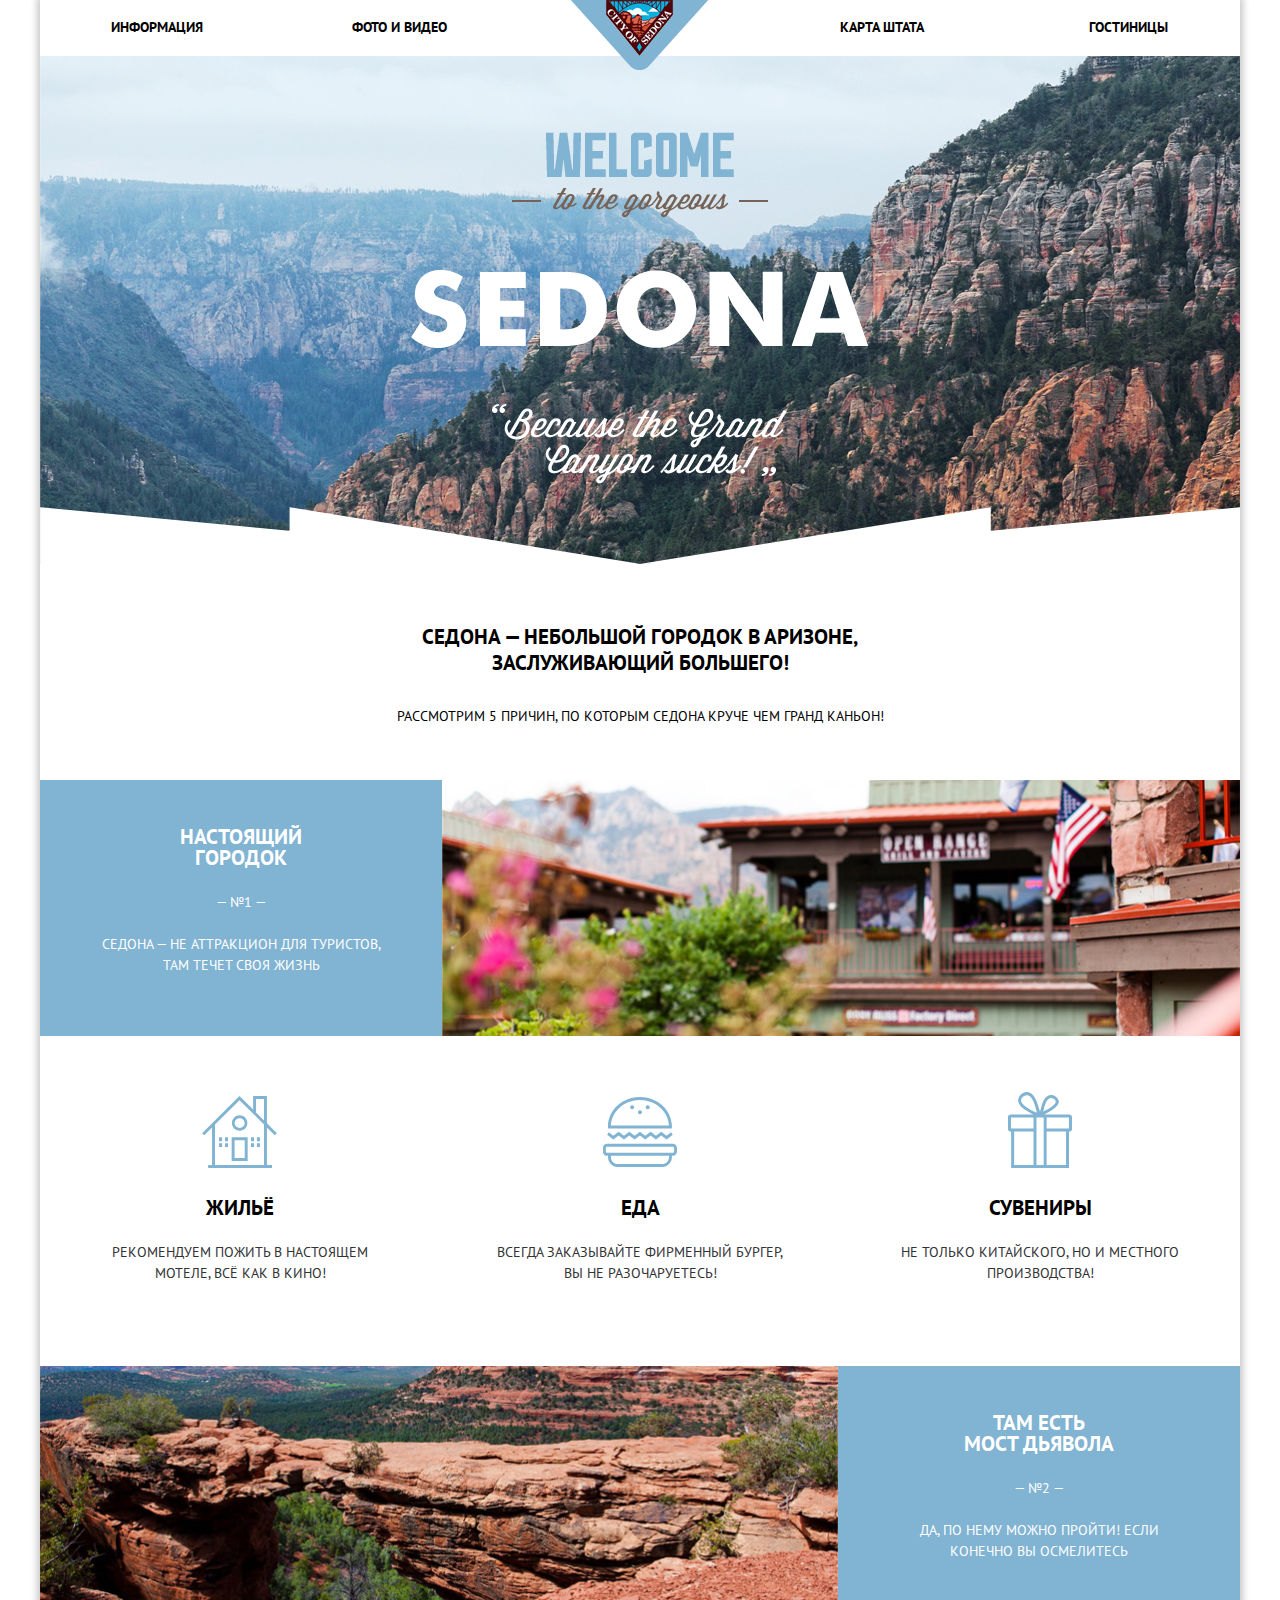
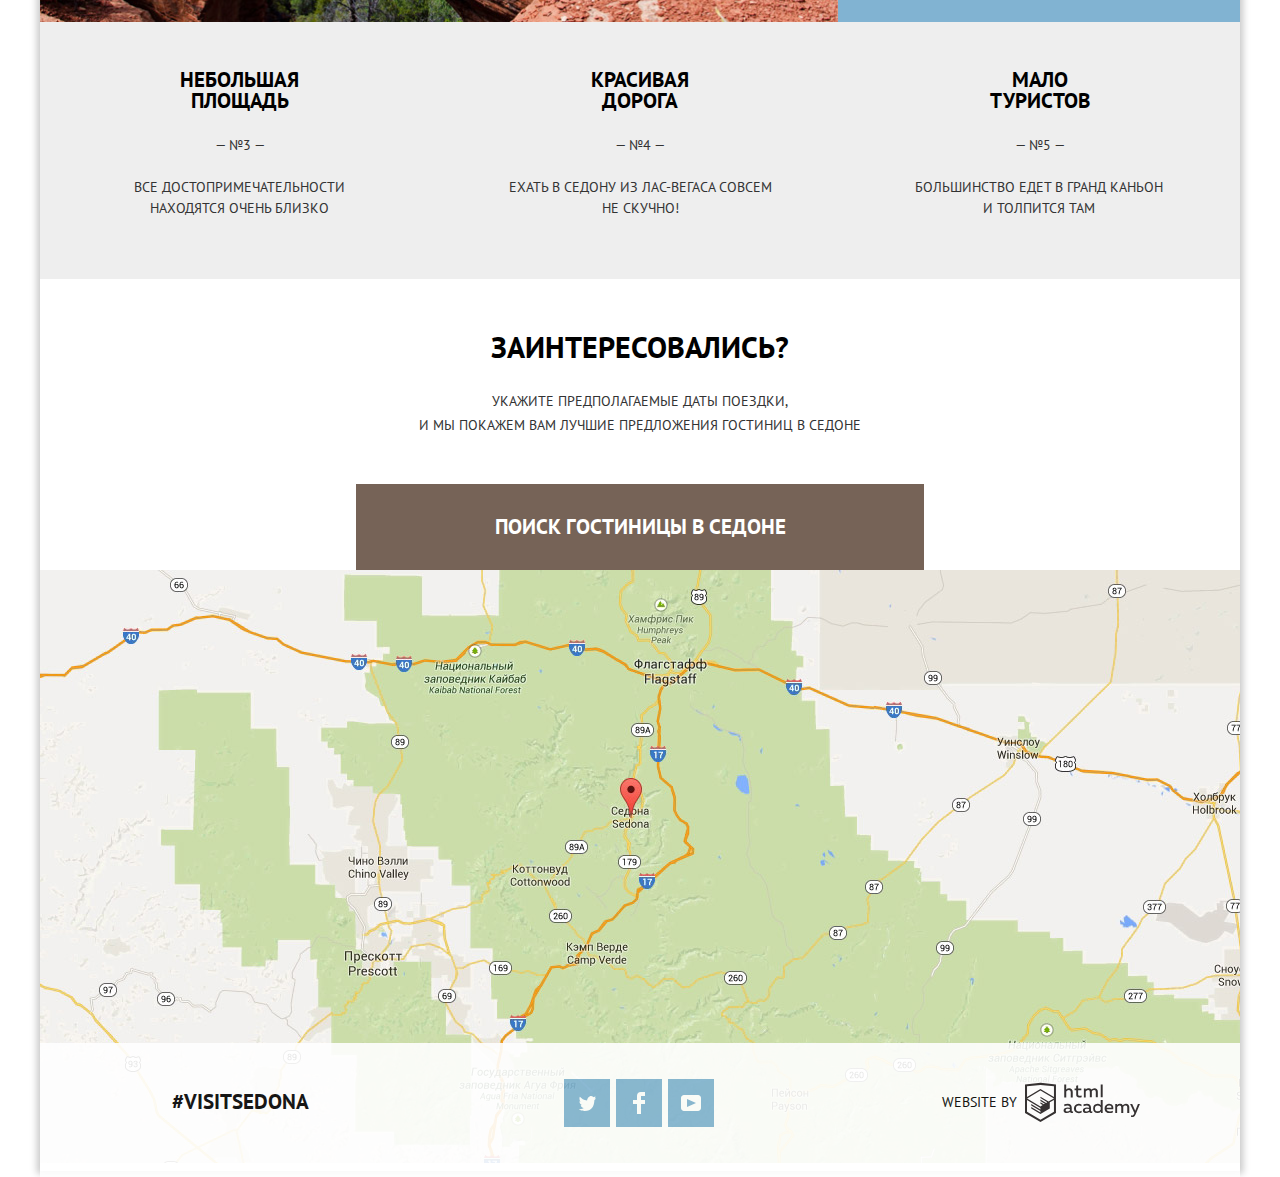
<file: demos/sedona/index.html>
<!DOCTYPE html>
<html lang="ru">
    <head>
        <meta charset="utf-8">
        <title>HTML Academy: Седона</title>
        <link href="https://fonts.googleapis.com/css?family=PT+Sans:400,700&amp;subset=cyrillic" rel="stylesheet"> 
        <link rel="stylesheet" href="css/normalize.css">
        <link rel="stylesheet" href="css/style.min.css">
    </head>
    <body>
        <div class="wrapper">
            <header class="page-header">
                <nav class="main-menu">
                    <div class="logo">
                        <a><img alt="Логотип" src="img/logo.png" width="138" height="70"></a>
                    </div>
                    <ul class="main-navigations">
                        <li><a href="#">Информация</a></li>
                        <li><a href="#">Фото и видео</a></li>
                        <li><a href="#">Карта штата</a></li>
                        <li><a href="hotels.html">Гостиницы</a></li>
                    </ul>
                    <img class="letters" src="img/sedona.png" alt="sedona" width="458" height="352">  
                </nav>
                      
            </header>
        
            <main class="main-page">
                <h1 class="visually-hidden">Седона</h1>
                <p>Седона — небольшой городок в Аризоне,
                    заслуживающий большего!
                </p> 
          
                <section class="features-and-recommendations">
                    <h2 class="visually-hidden">Преимущества</h2>
                    <p>Рассмотрим 5 причин, по которым Седона круче чем Гранд Каньон!</p>
          
                    <ul class="features">
                        <li class="features-img-item">
                            <div class="features-img-container">
                                <h3>Настоящий городок</h3>
                                <p>— №1 —</p>
                                <p>Седона — не аттракцион для туристов, там течет своя жизнь</p>
                            </div>
                            <img src="img/real-town.jpg" width="800" height="401" alt="Настоящий городок">
                        </li>
                        <li class="features-img-item">
                            <img src="img/bridge.jpg" width="800" height="400" alt="Мост дьявола">
                            <div class="features-img-container">
                                <h3>Там есть<br> Мост дьявола</h3>
                                <p>— №2 —</p>
                                <p>Да, по нему можно пройти! Если конечно вы осмелитесь</p>
                          </div>
                        </li>
                        <li>
                            <ul class="features-list">
                                <li class="features-item">
                                    <h3>Небольшая площадь</h3>
                                    <p>— №3 —</p>
                                    <p>Все достопримечательности находятся очень близко</p>
                                </li>
                                <li class="features-item">
                                    <h3>Красивая дорога</h3>
                                    <p>— №4 —</p>
                                    <p>Ехать в Седону из Лас-Вегаса совсем не скучно!</p>
                                </li>
                                <li class="features-item">
                                    <h3>Мало туристов</h3>
                                    <p>— №5 —</p>
                                    <p>Большинство едет в гранд каньон и толпится там</p>
                                </li>
                            </ul>
                        </li>
                        <li>
                            <h2 class="visually-hidden">Рекомендации</h2> 
                            <ul class="recommendations">
                                <li class="recommendations-item">
                                    <h3>Жильё</h3>
                                    <p>Рекомендуем пожить в настоящем мотеле, всё как в кино!</p>  
                                </li>
                                <li class="recommendations-item">
                                    <h3>Еда</h3>
                                    <p>Всегда заказывайте фирменный бургер, вы не разочаруетесь!</p>
                                </li>
                                <li class="recommendations-item">
                                    <h3>Сувениры</h3>
                                    <p>Не только китайского, но и местного производства!</p>
                                </li>
                                
                            </ul>
                        </li>
                    </ul>
                </section>
    
                <section class="hotel-search">
                    <h2 class="visually-hidden">Поиск гостиницы</h2> 
                    <b>Заинтересовались?</b>
                    <p>Укажите предполагаемые даты поездки,<br> и мы покажем вам
                    лучшие предложения гостиниц в Седоне</p> 
                    <button class="button button-search" type="button">Поиск гостиницы в седоне</button> 
                    <form class="search-form modal" method="POST" action="https://echo.htmlacademy.ru">
                        <div class="modal-container">
                            <p class="date-item">
                                <label for="date-entry">Дата заезда: </label>
                                <input type="text" id="date-entry" name="date-entry-field" placeholder="24 апреля 2017">
                                <button class="button button-date" type="button">
                                    Календарь
                                    <svg xmlns="http://www.w3.org/2000/svg" width="21" height="22" viewBox="0 0 21 22">
                                        <path d="M19.251 2.025h-2.845V.648c0-.381-.294-.689-.656-.689-.363 0-.656.308-.656.689v1.377h-3.938V.648c0-.381-.294-.689-.655-.689-.363 
                                        0-.657.308-.657.689v1.377H5.906V.648c0-.381-.294-.689-.656-.689-.363 0-.657.308-.657.689v1.377H1.75C.784 2.025 0 2.847 0 3.862v16.302C0 
                                        21.179.784 22 1.75 22h17.501c.966 0 1.749-.821 1.749-1.836V3.862c0-1.015-.783-1.837-1.749-1.837zm.437 18.139a.448.448 0 0 1-.437.459H1.75a.45.45 0 0 1-.438-.459V3.862a.45.45 0 0 1 
                                        .438-.459h2.844v1.378c0 .381.294.689.657.689.362 0 .656-.308.656-.689V3.403h3.938v1.378c0 
                                        .381.294.689.657.689.361 0 .655-.308.655-.689V3.403h3.938v1.378c0 .381.293.689.656.689.362 0 
                                        .656-.308.656-.689V3.403h2.845c.241 0 .437.206.437.459v16.302z"/>
                                        <path d="M4.594 8.225h2.625v2.066H4.594zM4.594 11.668h2.625v2.067H4.594zM4.594 15.112h2.625v2.066H4.594zM9.188 15.112h2.625v2.066H9.188zM9.188 
                                        11.668h2.625v2.067H9.188zM9.188 8.225h2.625v2.066H9.188zM13.781 15.112h2.625v2.066h-2.625zM13.781 
                                        11.668h2.625v2.067h-2.625zM13.781 8.225h2.625v2.066h-2.625z"/>
                                    </svg> 
                                </button>
                            </p>
                            <p class="date-item">
                                <label for="date-departure">Дата выезда: </label>
                                <input type="text" id="date-departure" name="date-departure-field" placeholder="4 июля 2017">
                                <button class="button button-date" type="button">
                                    Календарь
                                    <svg xmlns="http://www.w3.org/2000/svg" width="21" height="22" viewBox="0 0 21 22">
                                        <path d="M19.251 2.025h-2.845V.648c0-.381-.294-.689-.656-.689-.363 0-.656.308-.656.689v1.377h-3.938V.648c0-.381-.294-.689-.655-.689-.363 
                                        0-.657.308-.657.689v1.377H5.906V.648c0-.381-.294-.689-.656-.689-.363 0-.657.308-.657.689v1.377H1.75C.784 2.025 0 2.847 0 3.862v16.302C0 
                                        21.179.784 22 1.75 22h17.501c.966 0 1.749-.821 1.749-1.836V3.862c0-1.015-.783-1.837-1.749-1.837zm.437 18.139a.448.448 0 0 1-.437.459H1.75a.45.45 0 0 1-.438-.459V3.862a.45.45 0 0 1 
                                        .438-.459h2.844v1.378c0 .381.294.689.657.689.362 0 .656-.308.656-.689V3.403h3.938v1.378c0 
                                        .381.294.689.657.689.361 0 .655-.308.655-.689V3.403h3.938v1.378c0 .381.293.689.656.689.362 0 
                                        .656-.308.656-.689V3.403h2.845c.241 0 .437.206.437.459v16.302z"/>
                                        <path d="M4.594 8.225h2.625v2.066H4.594zM4.594 11.668h2.625v2.067H4.594zM4.594 15.112h2.625v2.066H4.594zM9.188 15.112h2.625v2.066H9.188zM9.188 
                                        11.668h2.625v2.067H9.188zM9.188 8.225h2.625v2.066H9.188zM13.781 15.112h2.625v2.066h-2.625zM13.781 
                                        11.668h2.625v2.067h-2.625zM13.781 8.225h2.625v2.066h-2.625z"/>
                                    </svg> 
                                </button>
                            </p>
                            <div class="half-width">
                                <p class="amount-item">
                                    <label for="adults-amount">Взрослые: </label>
                                    <input type="text" id="adults-amount" name="adults-amount-field" value="2" pattern="[0-9]" maxlength="3">
                                    <button class="button-amount  button-less" type="button">
                                        <span class="visually-hidden">Уменьшить</span>
                                    </button>
                                    <button class="button-amount  button-more" type="button">
                                        <span class="visually-hidden">Увеличить</span>
                                    </button>
                                </p>
                                <p class="amount-item">
                                    <label for="kids-amount">Дети: </label>
                                    <input type="text" id="kids-amount" name="kids-amount-field" value="0" pattern="[0-9]" maxlength="3">
                                    <button class="button-amount button-less" type="button">
                                        <span class="visually-hidden">Уменьшить</span>
                                    </button>
                                    <button class="button-amount button-more" type="button">
                                        <span class="visually-hidden">Увеличить</span>
                                    </button>
                                </p>
                            </div>
                            <button class="button button-submit" type="submit">Найти</button>
                        </div>
                    </form>    
                </section> 
            </main>
    
            <footer class="page-footer">
                <section class="map">
                    <h2 class="visually-hidden">Карта штата</h2> 
                    <iframe src="https://www.google.com/maps/embed?pb=!1m14!1m12!1m3!1d419826.81835446117!2d-111.9253528951973!3d34.707777304438615!2m3!1f0!2f0!3f0!3m2!1i1024!2i768!4f13.1!5e0!3m2!1sen!2sru!4v1530801785410" width="1200" height="593" allowfullscreen>
                    </iframe>
                    <img class="map-img" src="img/map.jpg" width="1200" height="593" alt="map">
                </section>
                <div class="footer-container footer-container-main">
                    <div class="hashtag footer-block-container">
                        <b>#visitsedona</b>
                    </div>
                    <ul class="social footer-block-container">
                        <li>
                            <a class="social-btn social-tw" href="#" title="Мы в твиттере">
                                <span class="visually-hidden">twitter</span>
                                <svg xmlns="http://www.w3.org/2000/svg" xmlns:xlink="http://www.w3.org/1999/xlink" width="17" height="15" viewBox="0 0 17 15">
                                    <path fill="#FFF" d="M10.95.144c1.685-.496 2.984.27 3.577 1.179.673-.231 1.331-.481 2.011-.708a2.345 2.345 0 0 1-.857 
                                    1.768c.685.17 1.304-.491 1.304-.491-.169 1-1.006 1.788-1.563 2.024-.231 6.75-3.175 11.217-10.077 11.082h-.446c-.41 
                                    0-4.164-.46-4.898-1.887 2.271.196 3.893-.422 4.693-1.177-.96-.3-2.679-.477-2.979-2.95.349.106.564.228 1.19.119C1.705 
                                    8.247.374 7.53.448 5.33c.285.328 1.067.536 1.34.472C1.085 5.561-.182 2.442.894.85c1.818 1.854 3.735 3.606 7.152 
                                    3.773C8.254 2.33 9.183.793 10.95.144z"/>
                                </svg>
                            </a>
                        </li>
                        <li>
                            <a class="social-btn social-fb" href="#" title="Мы в фейсбуке">
                                <span class="visually-hidden">facebook</span>
                                <svg xmlns="http://www.w3.org/2000/svg" width="12" height="22" viewBox="0 0 12 22">
                                    <path fill="#FFF" d="M12 4V0H8a4 4 0 0 0-4 4v4H0v4h4v10h4V12h4V8H8V4h4z"/>
                                </svg>
                            </a>
                        </li>
                        <li>
                            <a class="social-btn social-youtube" href="#" title="Наш youtube канал">
                                <span class="visually-hidden">youtube</span>
                                <svg xmlns="http://www.w3.org/2000/svg" xmlns:xlink="http://www.w3.org/1999/xlink" width="20" height="16" viewBox="0 0 20 16">
                                    <path fill="#FFF" d="M17 0H3C1.35 0 0 1.35 0 3v10c0 1.65 1.35 3 3 3h14c1.65 0 3-1.35 3-3V3c0-1.65-1.35-3-3-3zM6.027
                                     11.998V4.002L15.014 8l-8.987 3.998z"/>
                                </svg>
                            </a>
                        </li>
                    </ul>
                    <div class="academy-link-container footer-block-container">
                        <a class="academy-link" href="https://htmlacademy.ru/intensive/htmlcss" title="Профессиональный
                        HTML и CSS, уровень 1">
                        website by 
                        <svg id="Layer_1" class="academy-logo" width="115" height="41" xmlns="http://www.w3.org/2000/svg" viewBox="0 0 108.08 36.85">
                                <path d="M44.61,26.88a2,2,0,0,0,.55-0.1v1.33a3.25,3.25,0,0,1-1.18.21,1.67,1.67,0,0,
                            1-1.67-1,4.84,4.84,0,0,1-3.14,1.08c-1.51,0-2.91-.83-2.91-2.55,0-2.13,2-2.79,3.71-2.79a11.08,
                            11.08,0,0,1,2.17.25v-0.3c0-1-.76-1.77-2.19-1.77a7.42,7.42,0,0,0-3,.64v-1.7a10.21,10.21,0,0,1,
                            3.19-.55c2.36,0,3.81,1.12,3.81,3.65v3a0.54,0.54,0,0,0,.49.59h0.17Zm-6.44-1.13A1.35,1.35,0,0,0,
                            39.63,27h0.11a3.39,3.39,0,0,0,2.41-1V24.58a9.72,9.72,0,0,0-1.81-.21c-1,0-2.16.33-2.16,
                            1.38h0Zm12.36-6.11a5,5,0,0,1,2.57.64V22a4.08,4.08,0,0,0-2.3-.7,2.75,2.75,0,1,0,0,5.49,5,5,0,0,
                            0,2.43-.64v1.71a6.27,6.27,0,0,1-2.76.57A4.21,4.21,0,0,1,46,24.51q0-.21,0-0.41a4.32,4.32,0,0,1,
                            4.18-4.46h0.38Zm12.17,7.24a2,2,0,0,0,.55-0.1v1.33a3.25,3.25,0,0,1-1.18.21,1.67,1.67,0,0,1-1.67-1,
                            4.84,4.84,0,0,1-3.14,1.08c-1.51,0-2.91-.83-2.91-2.55,0-2.13,2-2.79,3.71-2.79a11.08,11.08,0,0,1,
                            2.17.25v-0.3c0-1-.76-1.77-2.19-1.77a7.42,7.42,0,0,0-3,.64v-1.7a10.21,10.21,0,0,1,3.19-.55c2.36,0,
                            3.81,1.12,3.81,3.65v3a0.54,0.54,0,0,0,.49.59h0.17Zm-6.44-1.13A1.35,1.35,0,0,0,57.73,27h0.11a3.39,
                            3.39,0,0,0,2.41-1V24.58a9.72,9.72,0,0,0-1.81-.21c-1.06,0-2.16.33-2.16,1.38h0ZM73,
                            16V28.2H71.35V26.88a3.88,3.88,0,0,1-3.19,1.54,4.4,4.4,0,0,1,0-8.78,3.81,3.81,0,0,1,3,
                            1.3V16H73Zm-4.53,5.22a2.76,2.76,0,1,0,0,5.52A2.86,2.86,0,0,0,71.15,25V23A2.91,2.91,0,0,0,68.49,
                            21.27ZM79,19.64c3.31,0,4.46,2.68,3.92,5.09H76.7c0.21,1.5,1.67,2.11,3.19,2.11a6.11,6.11,0,0,0,
                            2.64-.59v1.6a7.14,7.14,0,0,1-3,.57C77,28.42,74.78,27,74.78,24a4.18,4.18,0,0,1,4-4.39H79Zm0.09,
                            1.54a2.28,2.28,0,0,0-2.44,2.1v0.06H81.3A2,2,0,0,0,79.13,21.18Zm5.73,7V19.87h1.65v1a3.81,3.81,0,
                            0,1,2.78-1.27A2.86,2.86,0,0,1,91.89,21a4.12,4.12,0,0,1,2.91-1.33A3.06,3.06,0,0,1,98,
                            23V28.2h-1.9V23.05a1.59,1.59,0,0,0-1.42-1.75H94.42a2.8,2.8,0,0,0-2.07,1.12V28.2h-1.9V23.05A1.59,
                            1.59,0,0,0,89,21.31H88.8a3,3,0,0,0-2.21,1.29v5.63H84.86Zm21.31-8.33h1.9l-3.91,9.46c-0.9,
                            2.17-2.09,2.86-3.35,2.86a4.76,4.76,0,0,1-1.1-.14V30.46a2.86,2.86,0,0,0,.85.12c0.9,0,1.58-.64,
                            2.07-1.9l0.17-.42-4-8.4h2l2.86,6.29ZM38.73,1.46V6.22a3.81,3.81,0,0,1,2.7-1.14,3.25,3.25,0,0,1,
                            3.44,3.4v5.15H43V8.72a1.81,1.81,0,0,0-1.61-2h-0.3a2.93,2.93,0,0,0-2.32,1.39v5.52h-1.9V1.46h1.9ZM49.94,
                            2.31v3h3V6.91h-3v3.81c0,1.1.5,1.46,1.58,1.46a4.49,4.49,0,0,0,1.69-.33v1.6A6.8,6.8,0,0,1,51,13.8a2.55,
                            2.55,0,0,1-2.86-2.74V6.89H46.58V5.26h1.5V2.74Zm5.4,11.31V5.28H57v1A3.81,3.81,0,0,1,59.77,5a2.86,2.86,
                            0,0,1,2.6,1.33A4.12,4.12,0,0,1,65.28,5,3.06,3.06,0,0,1,68.44,8.4v5.21h-1.9V8.46a1.59,1.59,0,0,
                            0-1.42-1.75H64.89a2.8,2.8,0,0,0-2.07,1.12v5.78h-1.9V8.46A1.59,1.59,0,0,0,59.5,6.71H59.27A3,3,0,0,0,
                            57.06,8v5.63H55.34ZM71.17,1.45H73V13.6H71.17V1.45ZM14.71,0H14.55L0,1.54V28.21l14.55,8.66,
                            14.55-8.66V1.54Zm12.5,27.1L14.55,34.64,1.9,27.12V16.18l12.59,7.5V25L5.86,19.9v1.31l8.68,5.21v1.39L5.87,
                            22.65V24l8.68,5.21,8.75-5.24V18.31L27.2,16V27.12Zm0-12.53-3.48,2-1.6,1L14.51,13v1.31L21,
                            18.23H21l-0.14.09-1,.54-5.37-3.2V17l4.24,2.52-1,.67-3.2-1.9v1.31l2.1,1.24L14.5,22.1,2,14.65,14.51,
                            7.11Zm0-1.32L14.49,5.76,1.91,13.25v-10L14.56,1.92,27.21,3.25v10h0Z" transform="translate(0 -0.02)" fill="#231f20"/>
                        </svg>
                    </a>
                    </div>
                </div>
            </footer>
        </div>
        <script src="js/build.min.js">
        </script>
    </body>
</html>
</file>
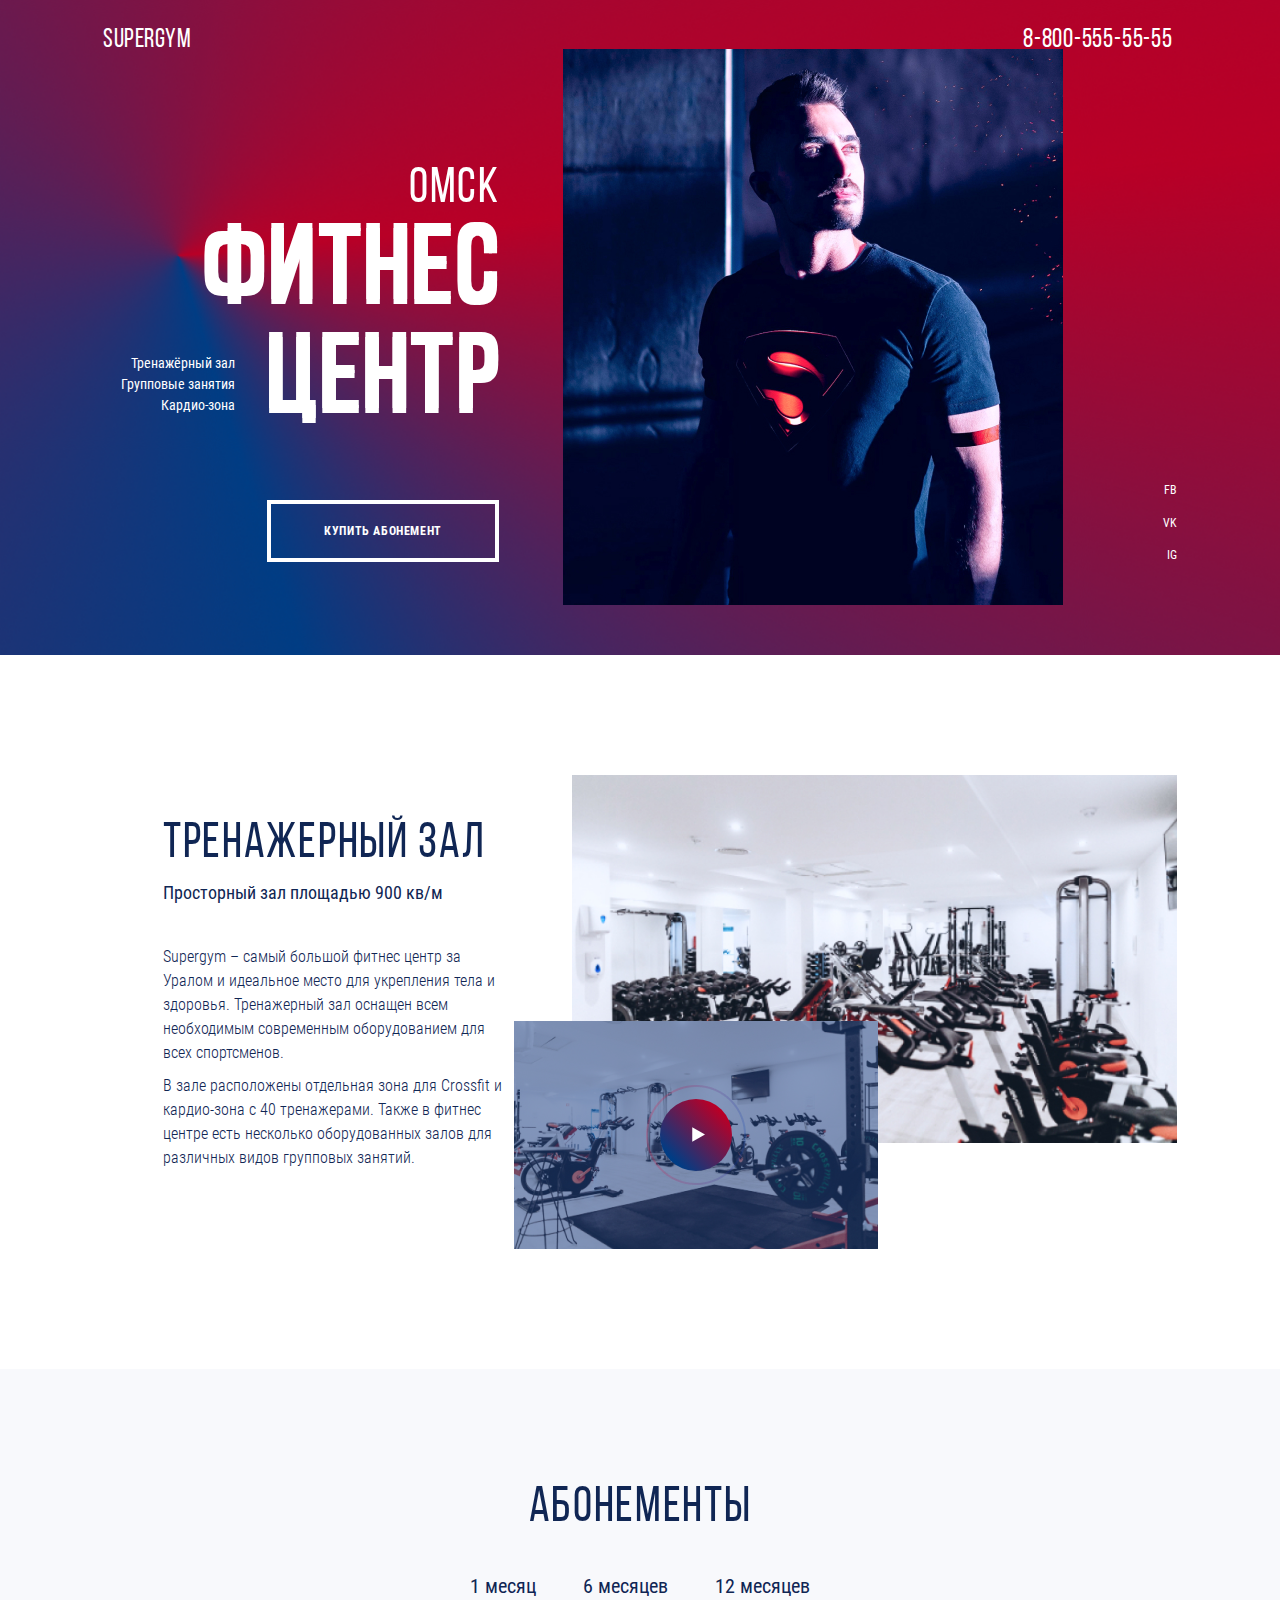
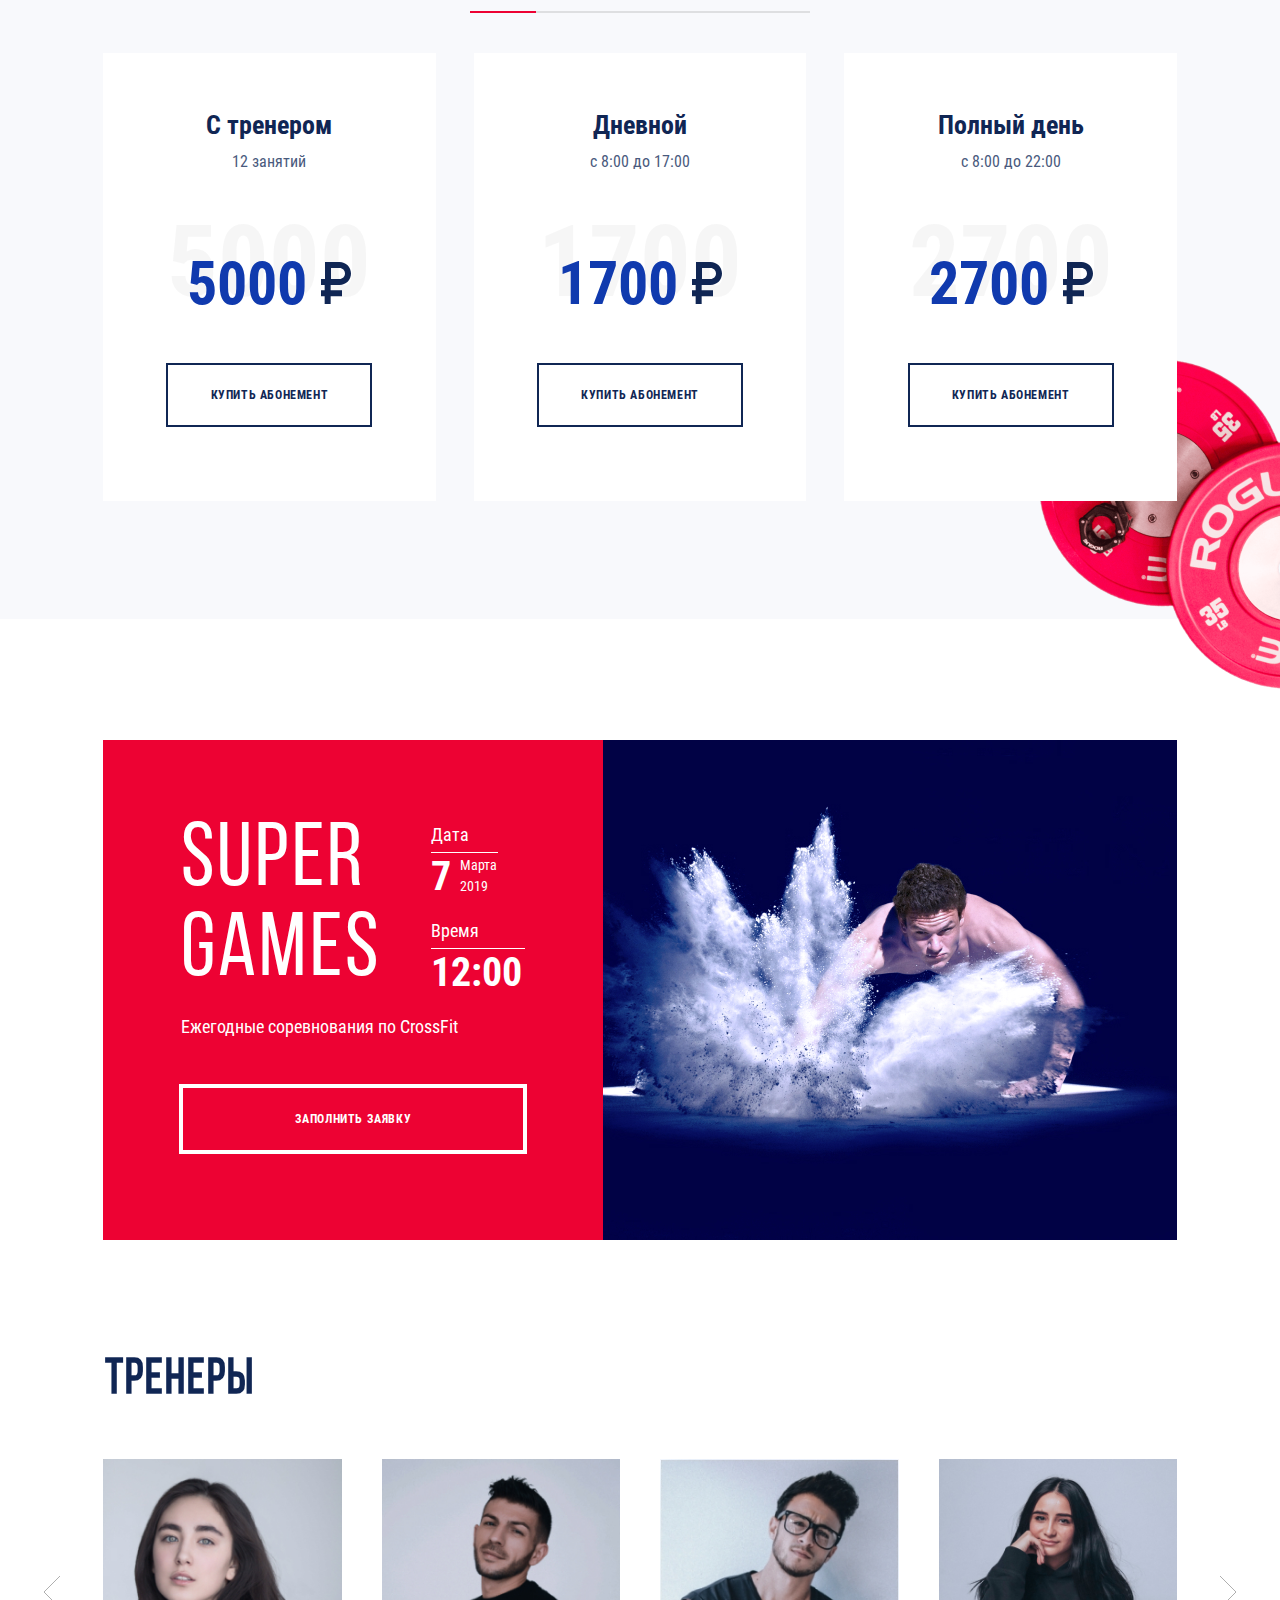
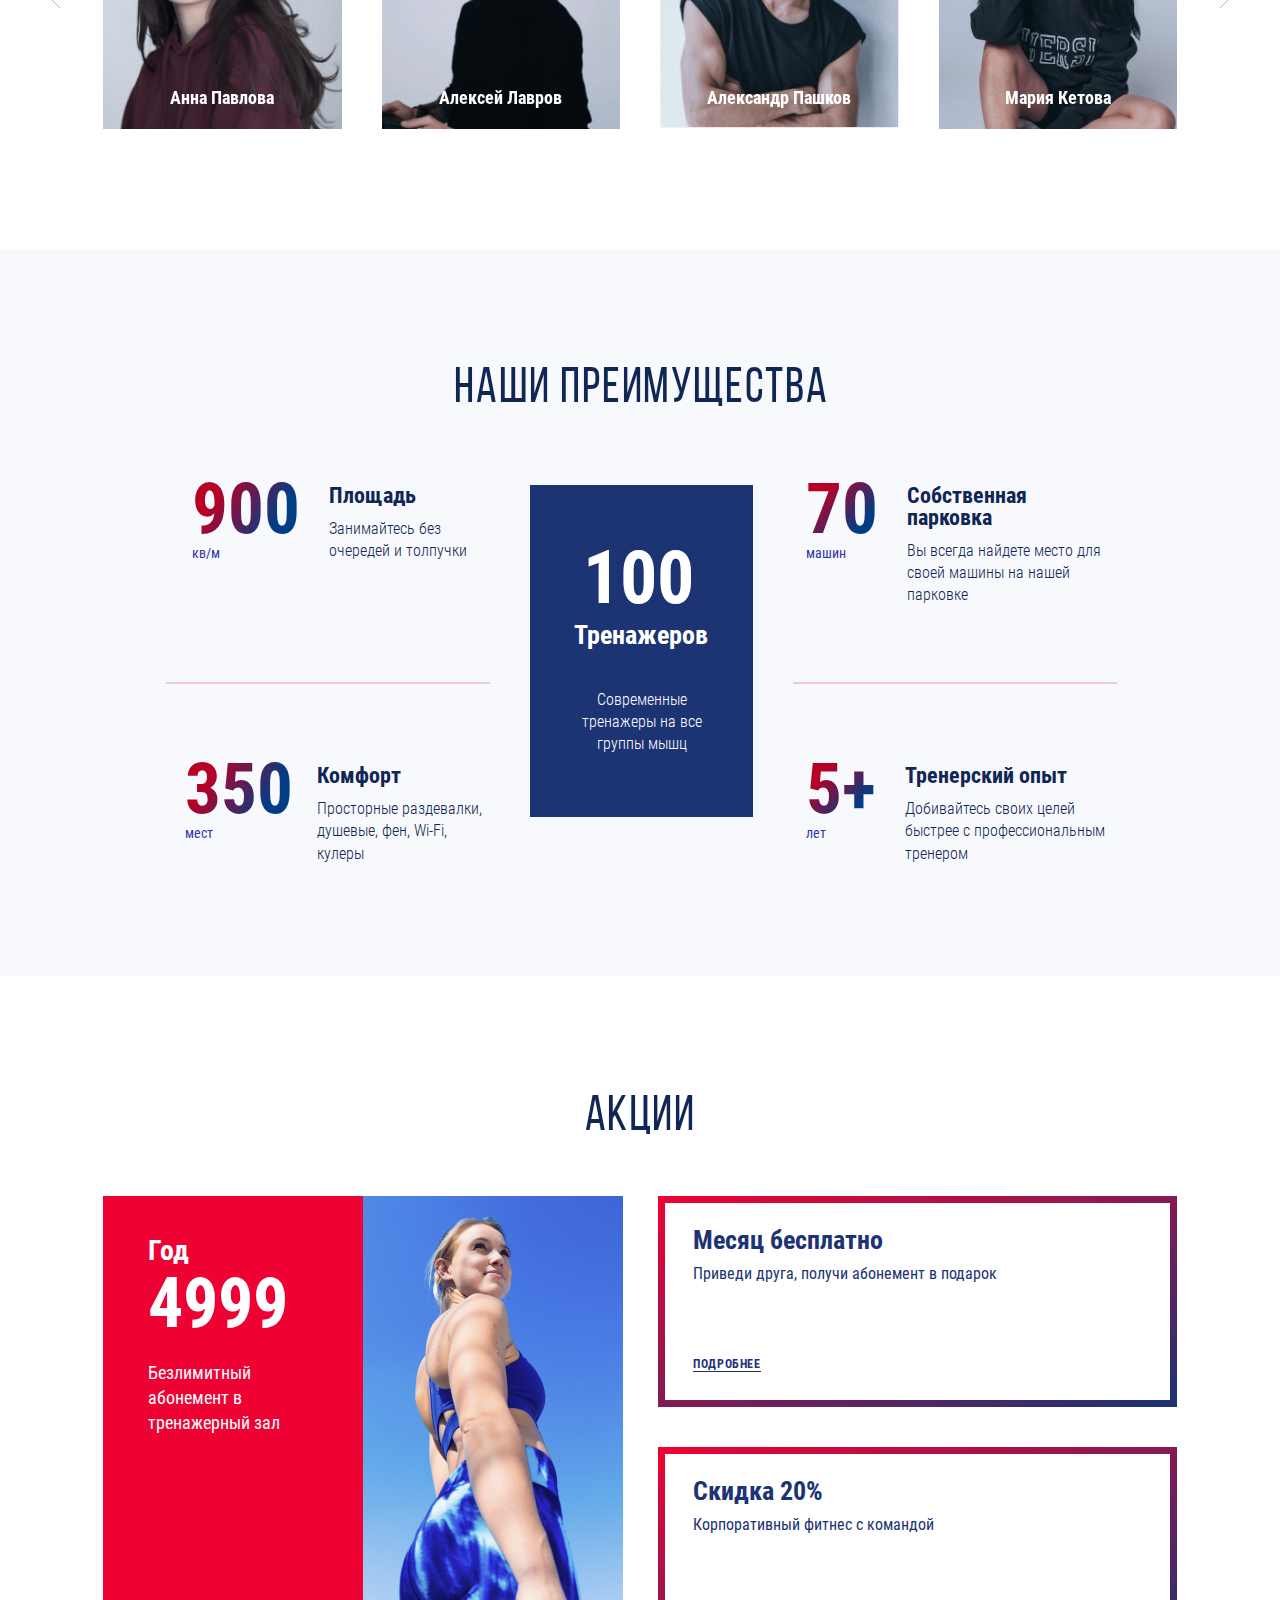
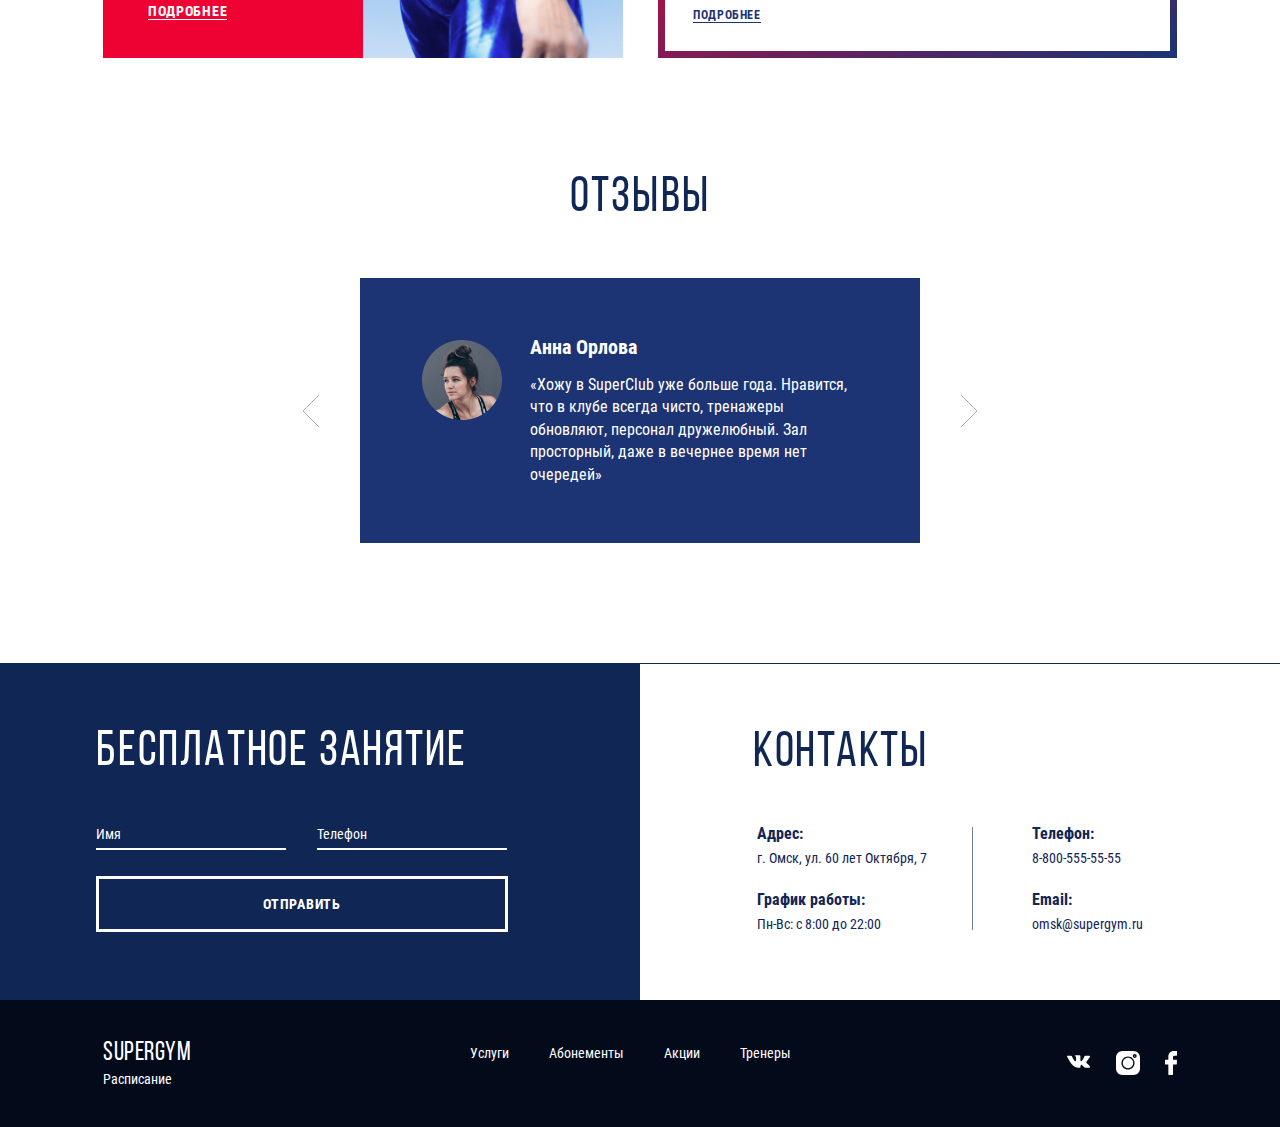
<file: demos/supergym/index.html>
<!DOCTYPE html>
<html lang="ru">

<head>
  <meta charset="UTF-8">
  <meta name="viewport" content="width=device-width, initial-scale=1.0">
  <meta name="description" content="Тренажёрный зал, Групповые занятия, Кардио-зона">
  <meta http-equiv="X-UA-Compatible" content="ie=edge">
  <title>Фитнес центр SuperGym</title>
  <link rel="stylesheet" href="css/style.min.css">
</head>

<body>
  <svg style="display: none;">
    <symbol id="icon-video-buton" viewBox="0 0 13 15">
      <path d="M13 7.5L0.249999 14.8612L0.25 0.138783L13 7.5Z"></path>
    </symbol>
    <symbol id="icon-ruble" viewBox="0 0 30 42">
      <path fill-rule="evenodd" clip-rule="evenodd" d="M0 17H6V23H0V17Z"></path>
      <path fill-rule="evenodd" clip-rule="evenodd" d="M3.65854 28.3214V18H9.65854V28.3214H21V34.3214H9.65854V42H3.65854V34.3214H0V28.3214H3.65854Z"></path>
      <path fill-rule="evenodd" clip-rule="evenodd" d="M18.5 6H10V17H18.5C21.5376 17 24 14.5376 24 11.5C24 8.46243 21.5376 6 18.5 6ZM4 0V23H18.5C24.8513 23 30 17.8513 30 11.5C30 5.14873 24.8513 0 18.5 0H4Z"></path>
    </symbol>
    <symbol id="icon-arrow-right" viewBox="0 0 18 34">
      <path d="M1 1L17 17L1 33"></path>
    </symbol>
    <symbol id="icon-arrow-left" viewBox="0 0 18 34">
      <path d="M17 1L0.999999 17L17 33"></path>
    </symbol>
    <symbol id="icon-vk" viewBox="0 0 24 13">
      <path fill-rule="evenodd" clip-rule="evenodd" d="M20.6554 8.26599C21.4515 9.00996 22.2918 9.70992 23.0058 10.5289C23.3212 10.8929 23.6199 11.2684 23.8483 11.6908C24.172 12.2912 23.8788 12.9519 23.3163 12.9878L19.82 12.9863C18.9182 13.0579 18.1988 12.7104 17.5939 12.1203C17.1098 11.6483 16.6615 11.146 16.1961 10.6581C16.0052 10.4587 15.8055 10.2711 15.5669 10.1228C15.0896 9.82623 14.6753 9.91703 14.4025 10.3935C14.1247 10.8781 14.0617 11.4148 14.0344 11.9549C13.997 12.7429 13.7481 12.9501 12.9211 12.9862C11.1537 13.066 9.47629 12.81 7.91806 11.9566C6.54426 11.2043 5.47894 10.1422 4.5517 8.93977C2.74634 6.59842 1.36379 4.02567 0.121208 1.38084C-0.158487 0.784951 0.0460603 0.465084 0.732957 0.453762C1.87358 0.432554 3.01405 0.434063 4.15601 0.452253C4.61959 0.458744 4.92649 0.713249 5.10549 1.13244C5.7226 2.58483 6.47771 3.96665 7.42553 5.24748C7.67794 5.58848 7.93532 5.92948 8.30184 6.16949C8.7073 6.43524 9.01602 6.34716 9.20677 5.91484C9.32781 5.64071 9.3808 5.34544 9.40808 5.05184C9.49845 4.04175 9.51035 3.03338 9.35186 2.02684C9.25455 1.39865 8.88488 0.991982 8.23 0.873108C7.89582 0.8125 7.94558 0.693475 8.10738 0.510898C8.38842 0.196012 8.65274 0 9.17964 0H13.1311C13.7532 0.117516 13.8913 0.385004 13.9765 0.984133L13.9799 5.18536C13.9731 5.4173 14.1009 6.10556 14.5374 6.25908C14.8867 6.36837 15.117 6.10088 15.3265 5.88887C16.2726 4.92776 16.9479 3.79192 17.5511 2.61578C17.8188 2.09861 18.049 1.56153 18.2721 1.02489C18.4373 0.626678 18.6967 0.430742 19.1653 0.439422L22.9684 0.442667C23.0811 0.442667 23.1952 0.444252 23.3044 0.46214C23.9453 0.566675 24.1209 0.830539 23.923 1.42952C23.6111 2.36927 23.0043 3.15241 22.411 3.93917C21.7768 4.77915 21.0985 5.59036 20.4696 6.43532C19.8917 7.20691 19.9376 7.59584 20.6554 8.26599Z"></path>
    </symbol>
    <symbol id="icon-insta" viewBox="0 0 24 24">
      <path d="M17.5034 0H6.49658C2.91431 0 0 2.91431 0 6.49658V17.5036C0 21.0857 2.91431 24 6.49658 24H17.5036C21.0857 24 24 21.0857 24 17.5036V6.49658C24 2.91431 21.0857 0 17.5034 0V0ZM12 18.5623C8.38147 18.5623 5.43768 15.6185 5.43768 12C5.43768 8.38147 8.38147 5.43768 12 5.43768C15.6185 5.43768 18.5623 8.38147 18.5623 12C18.5623 15.6185 15.6185 18.5623 12 18.5623ZM18.7192 6.98529C17.6499 6.98529 16.7802 6.11554 16.7802 5.0462C16.7802 3.97687 17.6499 3.10693 18.7192 3.10693C19.7886 3.10693 20.6585 3.97687 20.6585 5.0462C20.6585 6.11554 19.7886 6.98529 18.7192 6.98529Z"></path>
      <path d="M12.0001 6.84448C9.15753 6.84448 6.84473 9.1571 6.84473 11.9998C6.84473 14.8423 9.15753 17.1552 12.0001 17.1552C14.8428 17.1552 17.1554 14.8423 17.1554 11.9998C17.1554 9.1571 14.8428 6.84448 12.0001 6.84448Z"></path>
      <path d="M18.7186 4.51392C18.4253 4.51392 18.1865 4.75269 18.1865 5.04602C18.1865 5.33936 18.4253 5.57812 18.7186 5.57812C19.0121 5.57812 19.2509 5.33954 19.2509 5.04602C19.2509 4.7525 19.0121 4.51392 18.7186 4.51392Z"></path>
    </symbol>
    <symbol id="icon-fb" viewBox="0 0 12 24">
      <path d="M11.5481 0.0049936L8.66986 0C5.43624 0 3.34653 2.31828 3.34653 5.90643V8.62969H0.452578C0.202506 8.62969 0 8.84891 0 9.11932V13.065C0 13.3354 0.202736 13.5544 0.452578 13.5544H3.34653V23.5106C3.34653 23.781 3.54904 24 3.79911 24H7.5749C7.82497 24 8.02748 23.7808 8.02748 23.5106V13.5544H11.4112C11.6613 13.5544 11.8638 13.3354 11.8638 13.065L11.8652 9.11932C11.8652 8.98948 11.8174 8.86514 11.7326 8.77326C11.6479 8.68138 11.5324 8.62969 11.4123 8.62969H8.02748V6.32115C8.02748 5.21157 8.27201 4.64829 9.60873 4.64829L11.5477 4.64755C11.7975 4.64755 12 4.42833 12 4.15817V0.494367C12 0.224462 11.7977 0.00549296 11.5481 0.0049936Z"></path>
    </symbol>
  </svg>
  <div class="wrapper">
    <header class="header container">
      <div class="header__logo logo"><a href="#" title="На главную">Supergym</a></div>
      <div class="header__phone"><a href="tel:8800555555555" aria-label="Телефон">8-800-555-55-55</a></div>
    </header>
    <section class="about container">
      <div class="about__description">
        <p class="about__town">Омск</p>
        <div class="about__description-inner">
          <div class="about__features">
            <p>Тренажёрный зал</p>
            <p>Групповые занятия</p>
            <p>Кардио-зона</p>
          </div>
          <h1 class="about__title">Фитнес Центр</h1>
        </div>
        <a class="about__btn btn btn--about" href="#anchor-pass" title="Купить абонемент">Купить абонемент</a>
      </div>
      <div class="about__social">
        <a title="Фейсбук" href="#">fb</a>
        <a title="Вконтакте" href="#">vk</a>
        <a title="Инстаграмм" href="#">ig</a>
      </div>
    </section>
  </div>
  <main class="main">
    <section class="gym container">
      <div class="gym__description">
        <h2 class="gym__title">Тренажерный зал</h2>
        <p class="gym__lead"> Просторный зал площадью 900 кв/м</p>
        <p class="gym__text">Supergym – самый большой фитнес центр за Уралом и идеальное место для укрепления тела и
          здоровья. Тренажерный зал оснащен всем необходимым современным оборудованием для всех спортсменов.
        </p>
        <p class="gym__text gym__text--hide">В зале расположены отдельная зона для Crossfit и кардио-зона с 40
          тренажерами. Также в
          фитнес центре есть несколько
          оборудованных залов для различных видов групповых занятий.
        </p>
      </div>

      <div class="gym__images">
        <img src="img/gym-desktop@1x.jpg" alt="Тренажерный зал" width="660" height="401">
        <div class="gym__video">
          <img alt="Видео" src="img/video-preview-desktop@1x.jpg" width="364" height="228">
          <a href="#" title="Видео"><span class="visually-hidden">Видео</span>
            <svg width="13" height="15" fill="white">
              <use xlink:href="#icon-video-buton"></use>
            </svg>
          </a>
        </div>
      </div>
    </section>

    <section class="pass" id="anchor-pass">
      <div class="pass__container">
        <h2 class="pass__title">Абонементы</h2>
        <div class="pass__duration-container">
          <div class="pass__duration">
            <button class="pass__btn" type="button">1 месяц</button>
            <button class="pass__btn" type="button">6 месяцев</button>
            <button class="pass__btn" type="button">12 месяцев</button>
          </div>
        </div>

        <div class="pass__list">
          <div class="pass__item abonement" data-cost="5000" tabindex="0">
            <p class="abonement__title">С тренером</p>
            <p class="abonement__count">12 занятий</p>
            <p class="abonement__cost">5000 <svg width="30" height="42" fill="#102654">
                <use xlink:href="#icon-ruble"></use>
              </svg></p>
            <a class="abonement__btn btn btn--abonement" href="#">Купить абонемент</a>
          </div>

          <div class="pass__item abonement" data-cost="1700" tabindex="0">
            <p class="abonement__title">Дневной</p>
            <p class="abonement__count">с 8:00 до 17:00</p>
            <p class="abonement__cost">1700 <svg width="30" height="42" fill="#102654">
                <use xlink:href="#icon-ruble"></use>
              </svg></p>
            <a class="abonement__btn btn btn--abonement" href="#">Купить абонемент</a>
          </div>

          <div class="pass__item abonement" data-cost="2700" tabindex="0">
            <p class="abonement__title">Полный день</p>
            <p class="abonement__count">с 8:00 до 22:00 </p>
            <p class="abonement__cost">2700 <svg width="30" height="42" fill="#102654">
                <use xlink:href="#icon-ruble"></use>
              </svg></p>
            <a class="abonement__btn btn btn--abonement" href="#">Купить абонемент</a>
          </div>

        </div>
      </div>

    </section>

    <section class="promo container">
      <div class="promo__description">
        <div class="promo__inner">
          <h2 class="promo__title">super games</h2>
          <div class="promo__datetime">
            <div class="promo__date">
              <p class="promo__contain">Дата</p>
              <div class="promo__date-inner">
                <p class="promo__details">7</p>
                <p class="promo__month">Марта 2019</p>
              </div>
            </div>
            <div class="promo__time">
              <div class="promo__contain">Время</div>
              <p class="promo__details promo__details--time">12:00</p>
            </div>
          </div>
        </div>
        <p class="promo__lead">Ежегодные соревнования по CrossFit</p>
        <a href="#" class="btn btn--promo promo__btn">Заполнить заявку</a>
      </div>
    </section>

    <section class="coach container">
      <h2 class="coach__title">Тренеры</h2>
      <button class="coach__btn coach__btn--left swiper-button-prev swiper-button-prev2" type="button"><span class="visually-hidden">Слайдер
          влево</span>
        <span class="coach__btn-img"><svg width="18" height="34" stroke="#AFAFAF" fill="transparent">
            <use xlink:href="#icon-arrow-left"></use>
          </svg></span>
      </button>
      <button class="coach__btn coach__btn--right swiper-button-next swiper-button-next2" type="button"><span class="visually-hidden">Слайдер
          вправо</span>
        <span class="coach__btn-img"><svg width="18" height="34" stroke="#AFAFAF" fill="transparent">
            <use xlink:href="#icon-arrow-right"></use>
          </svg></span>
      </button>
      <div class="coach__list">
        <div class="swiper-container swiper2">

          <div class="swiper-wrapper">

            <div class="swiper-slide">
              <div class="coach__item member">
                <img src="img/coach-1-desktop@1x.jpg" alt="Фото тренера" width="260" height="294">
                <div class="member__description">
                  <h3 class="member__name">Анна Павлова</h3>
                  <div class="member__details">
                    <p class="member__sport">CrossFit</p>
                    <p class="member__achivment">Certified Level 3 Trainer</p>
                    <p class="member__achivment">Победитель чемпионата России по CrossFit</p>
                    <p class="member__achivment">Опыт — 6 лет</p>
                  </div>
                </div>
              </div>
            </div>

            <div class="swiper-slide">
              <div class="coach__item member">
                <img src="img/coach-2-desktop@1x.jpg" alt="Фото тренера" width="260" height="294">
                <div class="member__description">
                  <h3 class="member__name">Алексей Лавров</h3>
                  <div class="member__details">
                    <p class="member__sport">CrossFit</p>
                    <p class="member__achivment">Certified Level 3 Trainer</p>
                    <p class="member__achivment">Победитель чемпионата России по CrossFit</p>
                    <p class="member__achivment">Опыт — 6 лет</p>
                  </div>
                </div>
              </div>
            </div>
            <div class="swiper-slide">
              <div class="coach__item member">
                <img src="img/coach-3-desktop@1x.jpg" alt="Фото тренера" width="260" height="294">
                <div class="member__description">
                  <h3 class="member__name">Александр Пашков</h3>
                  <div class="member__details">
                    <p class="member__sport">CrossFit</p>
                    <p class="member__achivment">Certified Level 3 Trainer</p>
                    <p class="member__achivment">Победитель чемпионата России по CrossFit</p>
                    <p class="member__achivment">Опыт — 6 лет</p>
                  </div>
                </div>
              </div>
            </div>
            <div class="swiper-slide">

              <div class="coach__item member">
                <img src="img/coach-4-desktop@1x.jpg" alt="Фото тренера" width="260" height="294">
                <div class="member__description">
                  <h3 class="member__name">Мария Кетова</h3>
                  <div class="member__details">
                    <p class="member__sport">CrossFit</p>
                    <p class="member__achivment">Certified Level 3 Trainer</p>
                    <p class="member__achivment">Победитель чемпионата России по CrossFit</p>
                    <p class="member__achivment">Опыт — 6 лет</p>
                  </div>
                </div>
              </div>
            </div>
            <div class="swiper-slide">
              <div class="coach__item member">
                <img src="img/coach-1-desktop@1x.jpg" alt="Фото тренера" width="260" height="294">
                <div class="member__description">
                  <h3 class="member__name">Анна Павлова</h3>
                  <div class="member__details">
                    <p class="member__sport">CrossFit</p>
                    <p class="member__achivment">Certified Level 3 Trainer</p>
                    <p class="member__achivment">Победитель чемпионата России по CrossFit</p>
                    <p class="member__achivment">Опыт — 6 лет</p>
                  </div>
                </div>
              </div>
            </div>
            <div class="swiper-slide">
              <div class="coach__item member">
                <img src="img/coach-2-desktop@1x.jpg" alt="Фото тренера" width="260" height="294">
                <div class="member__description">
                  <h3 class="member__name">Алексей Лавров</h3>
                  <div class="member__details">
                    <p class="member__sport">CrossFit</p>
                    <p class="member__achivment">Certified Level 3 Trainer</p>
                    <p class="member__achivment">Победитель чемпионата России по CrossFit</p>
                    <p class="member__achivment">Опыт — 6 лет</p>
                  </div>
                </div>
              </div>
            </div>
            <div class="swiper-slide">
              <div class="coach__item member">
                <img src="img/coach-3-desktop@1x.jpg" alt="Фото тренера" width="260" height="294">
                <div class="member__description">
                  <h3 class="member__name">Александр Пашков</h3>
                  <div class="member__details">
                    <p class="member__sport">CrossFit</p>
                    <p class="member__achivment">Certified Level 3 Trainer</p>
                    <p class="member__achivment">Победитель чемпионата России по CrossFit</p>
                    <p class="member__achivment">Опыт — 6 лет</p>
                  </div>
                </div>
              </div>
            </div>
            <div class="swiper-slide">
              <div class="coach__item member">
                <img src="img/coach-4-desktop@1x.jpg" alt="Фото тренера" width="260" height="294">
                <div class="member__description">
                  <h3 class="member__name">Мария Кетова</h3>
                  <div class="member__details">
                    <p class="member__sport">CrossFit</p>
                    <p class="member__achivment">Certified Level 3 Trainer</p>
                    <p class="member__achivment">Победитель чемпионата России по CrossFit</p>
                    <p class="member__achivment">Опыт — 6 лет</p>
                  </div>
                </div>
              </div>
            </div>
          </div>
        </div>
      </div>
    </section>

    <section class="advantages">
      <div class="container advantages__container">
        <h2 class="advantages__title">Наши преимущества</h2>

        <div class="advantages__list">
          <div class="advantages__item advantages__item--square">
            <div class="advantages__value">
              <p class="advantages__count">900</p>
              <p class="advantages__unit">кв/м</p>
            </div>
            <div class="advantages__description">
              <h3 class="advantages__description-title">Площадь</h3>
              <p class="advantages__description-text">Занимайтесь без очередей и&nbsp;толпучки</p>
            </div>
          </div>

          <div class="advantages__item advantages__item--park">
            <div class="advantages__value">
              <p class="advantages__count">70</p>
              <p class="advantages__unit">машин</p>
            </div>
            <div class="advantages__description">
              <h3 class="advantages__description-title">Собственная парковка</h3>
              <p class="advantages__description-text">Вы всегда найдете место для своей машины на нашей парковке</p>
            </div>
          </div>

          <div class="advantages__item advantages__item--blue">
            <div class="advantages__value">
              <p class="advantages__count">100</p>
              <p class="advantages__unit">Тренажеров</p>
            </div>
            <div class="advantages__description">
              <p class="advantages__description-title"></p>
              <p class="advantages__description-text">Современные тренажеры на все группы мышц</p>
            </div>
          </div>

          <div class="advantages__item advantages__item--comfort">
            <div class="advantages__value">
              <p class="advantages__count">350</p>
              <p class="advantages__unit">мест</p>
            </div>
            <div class="advantages__description">
              <h3 class="advantages__description-title">Комфорт</h3>
              <p class="advantages__description-text">Просторные раздевалки, душевые, фен, Wi-Fi, кулеры</p>
            </div>
          </div>

          <div class="advantages__item advantages__item--exp">
            <div class="advantages__value">
              <p class="advantages__count">5+</p>
              <p class="advantages__unit">лет</p>
            </div>
            <div class="advantages__description">
              <h3 class="advantages__description-title">Тренерский опыт</h3>
              <p class="advantages__description-text">Добивайтесь своих целей быстрее с профессиональным тренером</p>
            </div>
          </div>

        </div>
      </div>
    </section>

    <section class="action container">
      <h2 class="action__title">Акции</h2>
      <div class="action__list">
        <div class="action__promo">
          <div class="action__description">
            <p class="action__duration">Год</p>
            <p class="action__price">4999</p>
            <h3 class="action__lead">Безлимитный абонемент в тренажерный зал</h3>
            <a class="action__link" href="#" title="подробнее">Подробнее</a>
          </div>
        </div>

        <div class="action__inner">
          <div class="action__item offer">
            <h3 class="offer__title">Месяц бесплатно</h3>
            <p class="offer__text">Приведи друга, получи абонемент&nbsp;в&nbsp;подарок</p>
            <a href="#" class="offer__link" title="Подробнее">Подробнее</a>
          </div>

          <div class="action__item offer">
            <h3 class="offer__title">Скидка 20%</h3>
            <p class="offer__text">Корпоративный фитнес с&nbsp;командой</p>
            <a href="#" class="offer__link" title="Подробнее">Подробнее</a>
          </div>

        </div>

      </div>
    </section>

    <section class="reviews container">
      <h2 class="reviews__title">Отзывы</h2>
      <div class="reviews__list">
        <button class="reviews__btn reviews__btn--left swiper-button-prev swiper-button-prev1" type="button"><span class="visually-hidden">Слайдер
            влево</span>
          <span class="reviews__btn-img"><svg width="18" height="34" stroke="#AFAFAF" fill="transparent">
              <use xlink:href="#icon-arrow-left"></use>
            </svg></span>
        </button>
        <button class="reviews__btn reviews__btn--right swiper-button-next swiper-button-next1" type="button"><span class="visually-hidden">Слайдер
            вправо</span>
          <span class="reviews__btn-img"><svg width="18" height="34" stroke="#AFAFAF" fill="transparent">
              <use xlink:href="#icon-arrow-right"></use>
            </svg></span>
        </button>
        <div class="swiper-container swiper1">

          <div class="swiper-wrapper">
            <div class="swiper-slide">
              <div class="reviews__item">
                <img src="img/review-foto-desktop@1x.png" width="80" height="80" alt="Фото пользователя">
                <div class="reviews__info">
                  <h3 class="reviews__user">Анна Орлова</h3>
                  <p class="reviews__text">&laquo;Хожу в&nbsp;SuperClub уже больше года. Нравится, что в&nbsp;клубе
                    всегда
                    чисто, тренажеры обновляют,
                    персонал дружелюбный. Зал просторный, даже в вечернее время нет очередей&raquo;
                  </p>
                </div>
              </div>
            </div>
            <div class="swiper-slide">
              <div class="reviews__item">
                <img src="img/review-foto-desktop@1x.png" width="80" height="80" alt="Фото пользователя">
                <div class="reviews__info">
                  <h3 class="reviews__user">Анна Орлова</h3>
                  <p class="reviews__text">&laquo;Хожу в&nbsp;SuperClub уже больше года. Нравится, что в&nbsp;клубе
                    всегда
                    чисто, тренажеры обновляют,
                    персонал дружелюбный. Зал просторный, даже в вечернее время нет очередей&raquo;
                  </p>
                </div>
              </div>
            </div>

          </div>
        </div>
      </div>
    </section>
  </main>
  <footer class="footer">
    <div class="footer__top">
      <div class="footer__form form">
        <div class="form__container">
          <form action="https://echo.htmlacademy.ru" method="POST">
            <h2 class="form__title">Бесплатное занятие</h2>
            <div class="form__user-info">
              <input type="text" required="" id="username" name="username" placeholder="Имя">
              <label class="visually-hidden" for="username"></label>
              <input type="text" required="" id="phone" name="phone" placeholder="Телефон">
              <label class="visually-hidden" for="phone"></label>
            </div>
            <div class="form__btn">
              <button type="submit">Отправить</button>
            </div>
          </form>
        </div>

      </div>
      <div class="footer__contacts contacts">
        <div class="contacts__container">
          <h2 class="contacts__title">Контакты</h2>

          <div class="contacts__list">
            <div class="contacts__block">

              <div class="contacts__item">
                <p class="contacts__type">Адрес:</p>
                <p class="contacts__text">г. Омск, ул. 60 лет Октября, 7</p>
              </div>
              <div class="contacts__item">
                <p class="contacts__type">График работы:</p>
                <p class="contacts__text">Пн-Вс: с 8:00 до 22:00</p>
              </div>
            </div>

            <div class="contacts__block ">
              <div class="contacts__item">
                <p class="contacts__type">Телефон:</p>
                <a href="tel:88005555555" title="Телефон" class="contacts__text">8-800-555-55-55</a>
              </div>
              <div class="contacts__item">
                <p class="contacts__type">Email:</p>
                <a href="mailto:omsk@supergym.ru" class="contacts__text">omsk@supergym.ru</a>
              </div>
            </div>

          </div>
        </div>
      </div>
    </div>
    <div class="footer__bottom">
      <div class="footer__bottom-container container">

        <nav class="footer__nav nav">
          <ul class="nav__list">
            <li class="nav__item">
              <div class="nav__logo logo"><a href="#" title="На главную">Supergym</a></div>
            </li>
            <li class="nav__item"><a href="#" title="Услуги">Услуги</a></li>
            <li class="nav__item"><a href="#" title="Абонементы">Абонементы</a></li>
            <li class="nav__item"><a href="#" title="Акции">Акции</a></li>
            <li class="nav__item"><a href="#" title="Тренеры">Тренеры</a></li>
            <li class="nav__item"><a href="#" title="Расписание">Расписание</a></li>
          </ul>
        </nav>
        <ul class="footer__social social">
          <li class="social__item social__item--vk">
            <a href="#"><span class="visually-hidden">Вконтакте</span>
              <svg width="23" height="13">
                <use xlink:href="#icon-vk"></use>
              </svg>
            </a>
          </li>
          <li class="social__item social__item--insta">
            <a href="#"><span class="visually-hidden">Инстаграмм</span>
              <svg width="24" height="24">
                <use xlink:href="#icon-insta"></use>
              </svg>
            </a>
          </li>
          <li class="social__item social__item--fb">
            <a href="#"><span class="visually-hidden">Фейсбук</span>
              <svg width="12" height="24">
                <use xlink:href="#icon-fb"></use>
              </svg>
            </a>
          </li>
        </ul>
      </div>
    </div>
  </footer>
  <script src="./js/vendor.js"></script>
  <script src="./js/main.js"></script>

</body>

</html>
</file>
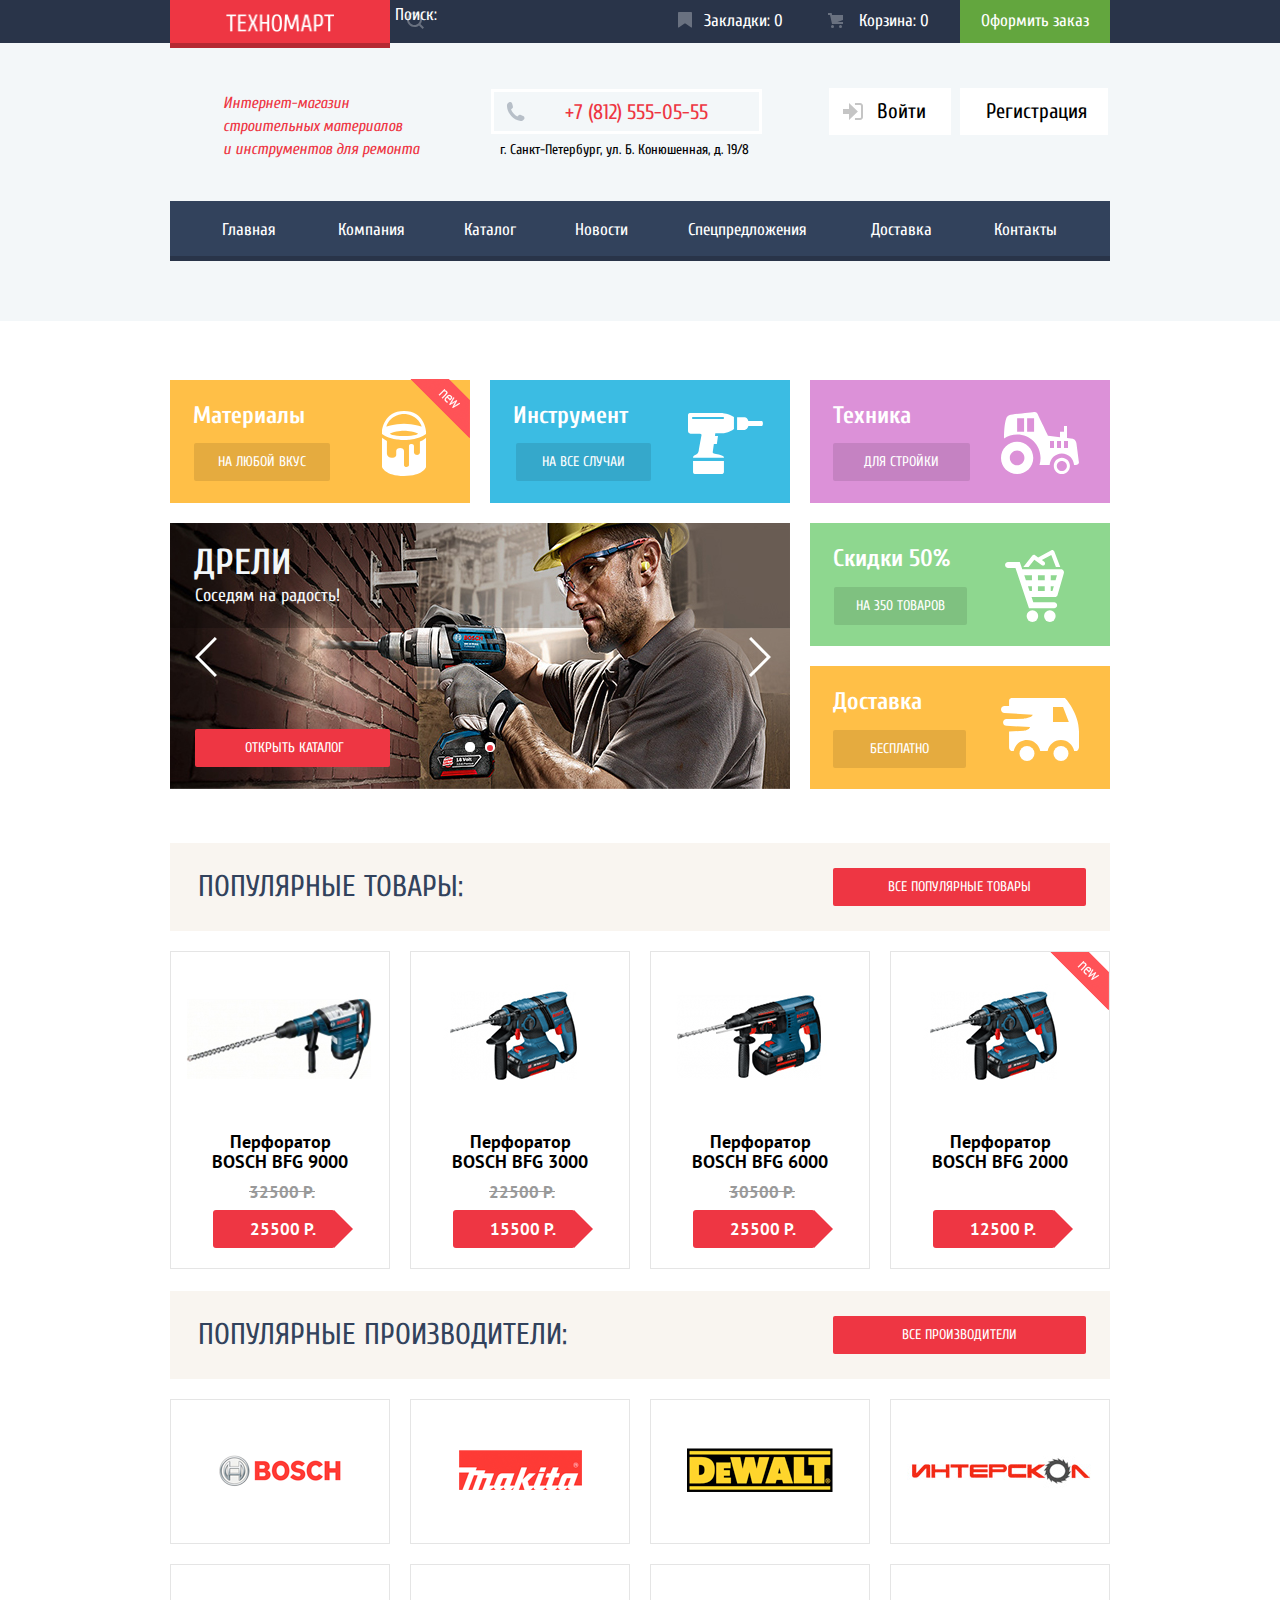
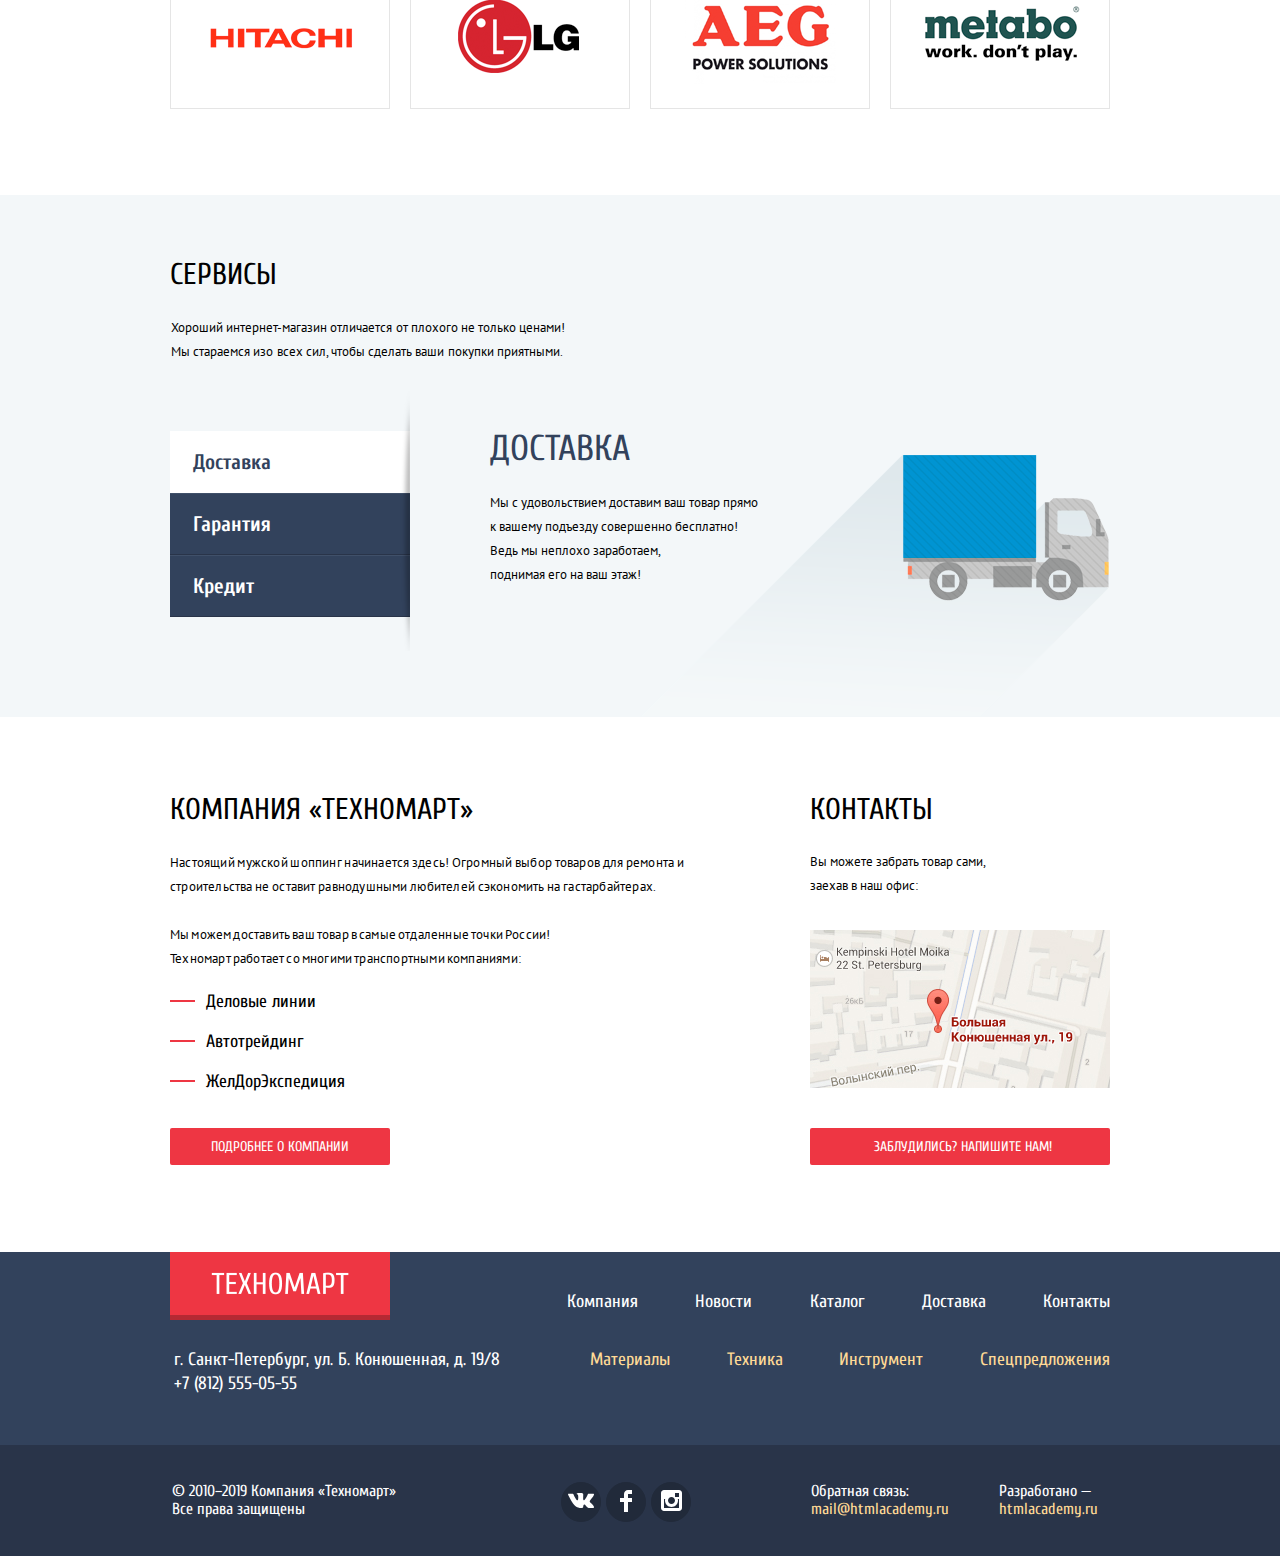
<file: demos/technomart/index.html>
<!DOCTYPE html>
<html lang="ru">

<head>
  <meta charset="utf-8">
  <title>Техномарт интернет-магазин строительных материалов и инструментов для ремонта</title>
  <link href="https://fonts.googleapis.com/css?family=Cuprum:400,400i,700,700i%7CPT+Sans:400,400i,700,700i&amp;subset=cyrillic,cyrillic-ext" rel="stylesheet">
  <link rel="stylesheet" href="css/normalize.css">
  <link rel="stylesheet" href="css/style.css">
</head>

<body>
  <header class="header">
    <div class="header-top">
      <div class="container header-top-inner">
        <a href="#" class="header-logo logo"><img src="img/logo-top.png" width="110" height="18" alt="Логотип Техномарт">
          <span class="visually-hidden">Логотип техномарт</span>
        </a>
        <form class="search-form" action="http://echo.htmlacademy.ru" method="POST">
          <input class="search" type="search" id="search" name="search" placeholder="Поиск:">
          <button class="search-button" type="submit"><span class="visually-hidden">Поиск</span></button>
        </form>
        <a class="bookmarks" href="#">Закладки: <span>0</span></a>
        <a class="cart" href="#">Корзина: <span>0</span></a>
        <a class="order" href="#">Оформить заказ</a>
      </div>
    </div>

    <div class="header-bottom">
      <div class="container header-bottom-inner">
        <div class="about-shop">
          Интернет-магазин строительных материалов и&nbsp;инструментов для ремонта
        </div>
        <address class="header-address">
          <a href="tel:+78125550555">+7 (812) 555-05-55</a>
          <p>г. Санкт-Петербург, ул. Б. Конюшенная, д. 19/8</p>
        </address>
        <div class="user-auth">
          <a class="login" href="#">Войти</a>
          <a href="#">Регистрация</a>
        </div>
      </div>

      <nav class="navigation container">
        <ul class="main-menu">
          <li class="menu-item"><a>Главная</a></li>
          <li class="menu-item"><a href="#">Компания</a></li>
          <li class="menu-item"><a href="catalog.html">Каталог</a></li>
          <li class="menu-item"><a href="#">Новости</a></li>
          <li class="menu-item"><a href="#">Спецпредложения</a></li>
          <li class="menu-item"><a href="#">Доставка</a></li>
          <li class="menu-item"><a href="#">Контакты</a></li>
        </ul>
      </nav>

    </div>
  </header>

  <main>
    <h1 class="visually-hidden">Интернет-магазин строительных материалов и инструментов для ремонта</h1>
    <section class="promo container">
      <h2 class="visually-hidden">Промо предложения</h2>
      <ul class="promo-list">
        <li class="card materials">
          <p>Материалы</p>
          <a href="#">на любой вкус</a>
          <p class="flag-new flag"><span class="visually-hidden">Новый</span></p>
        </li>
        <li class="card tools">
          <p>Инструмент</p>
          <a href="#">на все случаи</a>
          <p class="flag-new"><span class="visually-hidden">Новый</span></p>
        </li>
        <li class="card technics">
          <p>Техника</p>
          <a href="#">для стройки</a>
          <p class="flag-new"><span class="visually-hidden">Новый</span></p>
        </li>
      </ul>

      <div class="features">
        <div class="slider">
          <button class="left-btn" type="button"><span class="visually-hidden">Влево</span></button>
          <button class="right-btn" type="button"><span class="visually-hidden">Вправо</span></button>
          <button class="slider-controls slider-controls-1"><span class="visually-hidden">Слайдер первый</span></button>
          <button class="slider-controls slider-controls-2 slider-controls-active"><span class="visually-hidden">Слайдер второй</span></button>
          <a class="btn" href="catalog.html">Открыть каталог</a>
          <div class="drills features-slider-active">
            <p>Дрели</p>
            <p>Соседям на радость!</p>
          </div>
          <div class="perforators">
            <p>Перфораторы</p>
            <p>Настоящие мужские игрушки</p>
          </div>
        </div>

        <ul class="fieatures-list">
          <li class="card sale">
            <p>Скидки 50%</p>
            <a href="#">на 350 товаров</a>
          </li>
          <li class="card shipment">
            <p>Доставка</p>
            <a href="#">бесплатно</a>
          </li>
        </ul>
      </div>

    </section>
    <section class="container populars-goods">
      <div class="populars-header">
        <h2 class="main-title populars-title">популярные товары:</h2>
        <a class="btn populars-btn" href="#">Все популярные товары</a>
      </div>
      <ul class="goods-list">
        <li class="goods-item">
          <img src="img/bfg9000.png" width="218" height="170" alt="Перфоратор BOSCH BFG 3000">
          <div class="goods-info">
            <p class="flag-new"><span class="visually-hidden">Новый</span></p>
            <p class="title">Перфоратор BOSCH BFG 9000</p>
            <p class="old-price">32500 Р.</p>
            <p class="price">25500 Р.</p>
            <div class="button-group">
              <a class="buy" href="#">Купить</a>
              <a class="bookmark" href="#">В закладки</a>
            </div>
          </div>
          
        </li>
        <li class="goods-item">
          <img src="img/bfg3000.png" width="218" height="170" alt="Перфоратор BOSCH BFG 3000">
          <div class="goods-info">
            <p class="flag-new"><span class="visually-hidden">Новый</span></p>
            <p class="title">Перфоратор BOSCH BFG 3000</p>
            <p class="old-price">22500 Р.</p>
            <p class="price">15500 Р.</p>
            <div class="button-group">
              <a class="buy" href="#">Купить</a>
              <a class="bookmark" href="#">В закладки</a>
            </div>
          </div>
          
        </li>
        <li class="goods-item">
          <img src="img/bfg6000.png" width="218" height="170" alt="Перфоратор BOSCH BFG 6000">
          <div class="goods-info">
            <p class="flag-new"><span class="visually-hidden">Новый</span></p>
            <p class="title">Перфоратор BOSCH BFG 6000</p>
            <p class="old-price">30500 Р.</p>
            <p class="price">25500 Р.</p>
            <div class="button-group">
              <a class="buy" href="#">Купить</a>
              <a class="bookmark" href="#">В закладки</a>
            </div>
          </div>
          
        </li>
        <li class="goods-item">
          <img src="img/bfg2000.png" width="218" height="170" alt="Перфоратор BOSCH BFG 2000">
          <div class="goods-info">
            <p class="flag-new flag"><span class="visually-hidden">Новый</span></p>
            <p class="title">Перфоратор BOSCH BFG 2000</p>
            <p class="price">12500 Р.</p>
            <div class="button-group">
              <a class="buy" href="#">Купить</a>
              <a class="bookmark" href="#">В закладки</a>
            </div>
          </div>
        </li>
      </ul>
    </section>

    <section class="container populars-company">
      <div class="populars-header">
        <h2 class="main-title populars-title">популярные производители:</h2>
        <a class="btn populars-btn" href="#">все производители</a>
      </div>

      <ul class="company-list">
        <li class="company-item">
          <a href="#">
            <span class="visually-hidden">Бош</span>
            <img src="img/bosch.png" alt="bosch" width="126" height="37">
          </a>
        </li>
        <li class="company-item">
          <a href="#">
            <span class="visually-hidden">Макита</span>
            <img class="makita" src="img/makita.png" alt="Makita" width="123" height="40">
          </a>
        </li>
        <li class="company-item">
          <a href="#">
            <span class="visually-hidden">Деволт</span>
            <img class="dewalt" src="img/dewalt.png" alt="DeWALT" width="146" height="44">
          </a>
        </li>

        <li class="company-item">
          <a href="#">
            <span class="visually-hidden">Интерскол</span>
            <img class="interskol" src="img/interskol.png" alt="Инерскол" width="200" height="88">
          </a>
        </li>
        <li class="company-item">
          <a href="#">
            <span class="visually-hidden">Хитачи</span>
            <img class="hitachi" src="img/hitachi.png" alt="Hitachi" width="169" height="31">
          </a>
        </li>
        <li class="company-item">
          <a href="#">
            <span class="visually-hidden">Элджи</span>
            <img class="lg" src="img/lg.png" alt="LG" width="121" height="73">
          </a>
        </li>
        <li class="company-item">
          <a href="#">
            <span class="visually-hidden">Эй и джи</span>
            <img class="aeg" src="img/aeg.png" alt="AEG" width="151" height="96">
          </a>
        </li>
        <li class="company-item">
          <a href="#">
            <span class="visually-hidden">Метабо</span>
            <img class="metabo" src="img/metabo.png" alt="Metabo" width="204" height="69">
          </a>
        </li>
      </ul>

    </section>
    <section class="services">
      <div class="services-inner container">
        <div class="service-info">
          <h2 class="main-title">Сервисы</h2>
          <p>Хороший интернет-магазин отличается от плохого не только ценами!
            Мы стараемся изо всех сил, чтобы сделать ваши покупки приятными.</p>
        </div>
        <div class="servise-slider">
          <ul class="service-list">
            <li><button class="delivery-button service-item service-active" type="button">Доставка</button></li>
            <li><button class="garanty-button service-item" type="button">Гарантия</button></li>
            <li><button class="loan-button service-item" type="button">Кредит</button></li>
          </ul>
          <ul class="slider-list">
            <li class="slider-item delivery slider-active">
              <h3>Доставка</h3>
              <p>
                Мы с удовольствием доставим ваш товар прямо<br> к вашему подъезду совершенно бесплатно!
                Ведь мы неплохо заработаем,<br> поднимая его на ваш этаж!
              </p>
            </li>
            <li class="slider-item garanty">
              <h3>Гарантия</h3>
              <p>Если купленный у нас товар поломается или заискрит,<br>
                а также в случае пожара, спровоцированного его возгаранием, вы всегда можете быть уверены в нашей
                гарантии. Мы обменяем сгоревший товар на новый.<br>
                Дом уж восстановите как-нибудь сами.</p>
            </li>
            <li class="slider-item loan">
              <h3>Кредит</h3>
              <p>Залезть в долговую яму стало проще!<br>
                Кредитные консультанты придут вам на помощь.
               </p>
               
              <a class="btn loan-btn" href="#">Отправить заявку</a>
            </li>
          </ul>
        </div>
      </div>
    </section>

    <div class="container about-us-inner">
      <section class="about-us">
        <h2 class="main-title">КОМПАНИЯ «Техномарт»</h2>
        <p>Настоящий мужской шоппинг начинается здесь! Огромный выбор товаров для ремонта и строительства не оставит
          равнодушными любителей сэкономить на гастарбайтерах.</p>
        <p>Мы можем доставить ваш товар в самые отдаленные точки России!
          Техномарт работает со многими транспортными компаниями:
        </p>
        
        <ul class="delivery-list">
          <li>Деловые линии</li>
          <li>Автотрейдинг</li>
          <li>ЖелДорЭкспедиция</li>
        </ul>
        <a href="#" class="btn">Подробнее о компании</a>
      </section>

      <section class="contacts">
        <h2 class="main-title">Контакты</h2>
        <p>Вы можете забрать товар сами, заехав в наш офис:</p>
        <a class="contacts-button-map" href="map.html"><span class="visually-hidden">Ссылка для карты</span></a>
        <a href="write-us.html" class="btn write-us-button">Заблудились? Напишите НАМ!</a>
      </section>
    </div>

    <form class="write-us modal" action="http://echo.htmlacademy.ru" method="post">
      <div class="write-us-contacts">
        <div class="fullname-field">
          <label for="fullname">Ваше имя:</label>
          <input type="text" id="fullname" name="fullname" placeholder="Имя Фамилия">
        </div>
        <div class="email-field">
          <label for="email">Ваш e-mail:</label>
          <input type="text" id="email" name="email" placeholder="email@example.com">
        </div>
      </div>
      <div class="message-field">
        <label for="message">Текст письма:</label>
        <textarea name="message" id="message" rows="6" placeholder="В свободной форме"></textarea>
      </div>
      <div class="btn-container">
        <button class="btn" type="submit">Отправить</button>
      </div>
      <button class="form-close" type="button">Закрыть</button>
    </form>
  </main>

  <footer class="footer">
    <div class="footer-top">
      <div class="container footer-top-inner">
        <div class="footer-contacts">
          <a href="#" class="logo footer-logo">
            <span class="visually-hidden">Логотип техномарт</span>
            <img src="img/logo-bottom.png" width="138" height="23" alt="Логотип Техномарт">
          </a>
          <address class="footer-address">
            <p>г. Санкт-Петербург, ул. Б. Конюшенная, д. 19/8</p>
            <a href="tel:+78125550555">+7 (812) 555-05-55</a>
          </address>
        </div>

        <div class="footer-navigation">
          <ul class="footer-menu">
            <li><a href="#">Компания</a></li>
            <li><a href="#">Новости</a></li>
            <li><a href="catalog.html">Каталог</a></li>
            <li><a href="#">Доставка</a></li>
            <li><a href="#">Контакты</a></li>
          </ul>
          <ul class="promo-menu">
            <li><a href="#">Материалы</a></li>
            <li><a href="#">Техника</a></li>
            <li><a href="#">Инструмент</a></li>
            <li><a href="#">Спецпредложения</a></li>
          </ul>
        </div>
      </div>
    </div>

    <div class="footer-bottom">
      <div class="container footer-bottom-inner">
        <div class="copyright">
          <p>© 2010–2019 Компания «Техномарт»</p>
          <p>Все права защищены</p>
        </div>
        <div class="social">
          <a class="social-btn social-vk" href="#">
            <span class="visually-hidden">Вконтакте</span>
            <svg version="1.1" xmlns="http://www.w3.org/2000/svg"
              xmlns:xlink="http://www.w3.org/1999/xlink" x="0px" y="0px" width="26px" height="15px" viewBox="0 0 26 15"
              enable-background="new 0 0 26 15" xml:space="preserve">
              <path fill="#FFFFFF" d="M16.138,11.51c0.956-0.309,2.18,2.04,3.483,2.939c0.978,0.681,1.727,0.534,1.727,0.534l3.473-0.05
                c0,0,1.815-0.112,0.957-1.554c-0.071-0.12-0.503-1.069-2.585-3.022c-2.177-2.043-1.882-1.712,0.739-5.244
                c1.597-2.153,2.236-3.468,2.036-4.028c-0.192-0.539-1.365-0.399-1.365-0.399L20.69,0.713c-0.381,0.001-0.704,0.119-0.851,0.515
                c-0.003,0.004-0.621,1.666-1.445,3.079c-1.741,2.989-2.436,3.148-2.724,2.961c-0.661-0.433-0.494-1.737-0.494-2.664
                c0-2.897,0.432-4.105-0.846-4.417c-0.427-0.104-0.739-0.172-1.828-0.182c-1.392-0.021-2.574,0-3.244,0.329
                c-0.445,0.223-0.786,0.712-0.579,0.74c0.26,0.035,0.843,0.16,1.155,0.586c0.401,0.552,0.389,1.789,0.389,1.789
                s0.229,3.411-0.54,3.834c-0.528,0.29-1.25-0.302-2.803-3.016C6.087,2.879,5.488,1.345,5.488,1.345S5.372,1.06,5.162,0.904
                C4.912,0.719,4.562,0.66,4.562,0.66L0.848,0.684c0,0-0.558,0.016-0.763,0.262C-0.097,1.164,0.07,1.614,0.07,1.614
                s2.909,6.881,6.203,10.347c3.02,3.182,6.452,2.971,6.452,2.971h1.555c0,0,0.469-0.054,0.709-0.312
                c0.224-0.24,0.214-0.691,0.214-0.691S15.172,11.82,16.138,11.51z" />
            </svg>
          </a>
          <a class="social-btn social-fb" href="#">
            <span class="visually-hidden">Facebook</span>
            <svg version="1.1" xmlns="http://www.w3.org/2000/svg"
              xmlns:xlink="http://www.w3.org/1999/xlink" x="0px" y="0px" width="12px" height="22px" viewBox="0 0 12 22"
              enable-background="new 0 0 12 22" xml:space="preserve">
              <path fill="#FFFFFF" d="M12,4V0H8C5.791,0,4,1.791,4,4v4H0v4h4v10h4V12h4V8H8V4H12z" />
            </svg>
          </a>
          <a class="social-btn social-insta" href="#">
            <span class="visually-hidden">Instagram</span>
            <svg version="1.1" xmlns="http://www.w3.org/2000/svg"
              xmlns:xlink="http://www.w3.org/1999/xlink" x="0px" y="0px" width="21px" height="21px" viewBox="0 0 21 21"
              enable-background="new 0 0 21 21" xml:space="preserve">
              <path fill="#FFFFFF" d="M18,0H3C1.35,0,0,1.35,0,3v15c0,1.65,1.35,3,3,3h15c1.65,0,3-1.35,3-3V3C21,1.35,19.65,0,18,0z M10.5,7
                c1.93,0,3.5,1.57,3.5,3.5S12.43,14,10.5,14S7,12.43,7,10.5S8.57,7,10.5,7z M18,18H3V9h1.181C4.067,9.482,4,9.983,4,10.5
                c0,3.59,2.91,6.5,6.5,6.5s6.5-2.91,6.5-6.5c0-0.517-0.066-1.018-0.181-1.5H18V18z M18,7h-4V3h4V7z" />
            </svg>
          </a>
        </div>

        <div class="footer-links">
          <div class="feedback-container">
            <p>Обратная связь: </p>
            <a class="feedback" href="#">mail@htmlacademy.ru</a>
          </div>
          <div class="development-container">
            <p>Разработано — </p>
            <a class="academy-link" href="https://htmlacademy.ru/intensive/htmlcss" title="Профессиональный
                HTML и CSS, уровень 1">htmlacademy.ru</a>
          </div>
        </div>
      </div>
    </div>
  </footer>
  <div class="map modal" id="map">
    <button class="form-close" type="button">Закрыть</button>
  </div>
  <form class="append-cart modal" action="http://echo.htmlacademy.ru" method="post">
    <p>Товар добавлен в корзину!</p>
    <div class="append-cart-footer">
      <div class="btn-container">
        <a class="btn btn-order" href="#">Оформить заказ</a>
        <a class="btn btn-continue" href="#">Продолжить покупки</a>
      </div>
      <button type="button" class="form-close">Закрыть</button>
    </div>
  </form>
  <script src="https://api-maps.yandex.ru/2.1/?lang=ru_RU"></script>
  <script src="js/script.js"></script>
  <script src="js/yandex-map.js"></script>
</body>

</html>
</file>
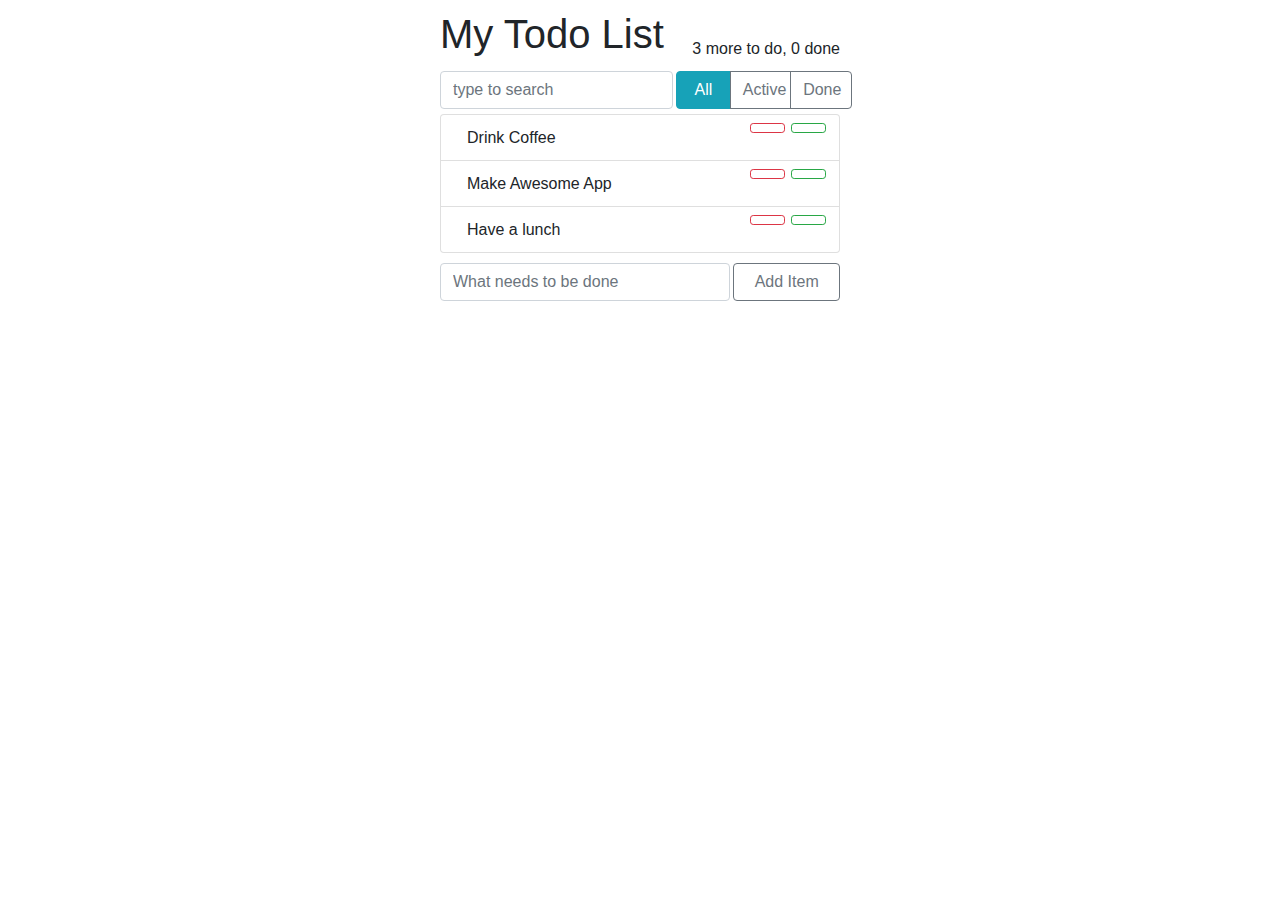
<file: demos/todo/index.html>
<!doctype html><html lang="en"><head><meta charset="utf-8"/><meta name="viewport" content="width=device-width,initial-scale=1"/><link rel="stylesheet" href="https://stackpath.bootstrapcdn.com/bootstrap/4.3.1/css/bootstrap.min.css" integrity="sha384-ggOyR0iXCbMQv3Xipma34MD+dH/1fQ784/j6cY/iJTQUOhcWr7x9JvoRxT2MZw1T" crossorigin="anonymous"><link rel="stylesheet" href="https://use.fontawesome.com/releases/v5.11.2/css/all.css" integrity="sha384-KA6wR/X5RY4zFAHpv/CnoG2UW1uogYfdnP67Uv7eULvTveboZJg0qUpmJZb5VqzN" crossorigin="anonymous"><title>Todo App</title><link href="./static/css/main.037b85d5.chunk.css" rel="stylesheet"></head><body><div id="root"></div><script>!function(i){function e(e){for(var t,r,n=e[0],o=e[1],u=e[2],l=0,f=[];l<n.length;l++)r=n[l],Object.prototype.hasOwnProperty.call(p,r)&&p[r]&&f.push(p[r][0]),p[r]=0;for(t in o)Object.prototype.hasOwnProperty.call(o,t)&&(i[t]=o[t]);for(s&&s(e);f.length;)f.shift()();return c.push.apply(c,u||[]),a()}function a(){for(var e,t=0;t<c.length;t++){for(var r=c[t],n=!0,o=1;o<r.length;o++){var u=r[o];0!==p[u]&&(n=!1)}n&&(c.splice(t--,1),e=l(l.s=r[0]))}return e}var r={},p={1:0},c=[];function l(e){if(r[e])return r[e].exports;var t=r[e]={i:e,l:!1,exports:{}};return i[e].call(t.exports,t,t.exports,l),t.l=!0,t.exports}l.m=i,l.c=r,l.d=function(e,t,r){l.o(e,t)||Object.defineProperty(e,t,{enumerable:!0,get:r})},l.r=function(e){"undefined"!=typeof Symbol&&Symbol.toStringTag&&Object.defineProperty(e,Symbol.toStringTag,{value:"Module"}),Object.defineProperty(e,"__esModule",{value:!0})},l.t=function(t,e){if(1&e&&(t=l(t)),8&e)return t;if(4&e&&"object"==typeof t&&t&&t.__esModule)return t;var r=Object.create(null);if(l.r(r),Object.defineProperty(r,"default",{enumerable:!0,value:t}),2&e&&"string"!=typeof t)for(var n in t)l.d(r,n,function(e){return t[e]}.bind(null,n));return r},l.n=function(e){var t=e&&e.__esModule?function(){return e.default}:function(){return e};return l.d(t,"a",t),t},l.o=function(e,t){return Object.prototype.hasOwnProperty.call(e,t)},l.p="/";var t=this.webpackJsonptodo=this.webpackJsonptodo||[],n=t.push.bind(t);t.push=e,t=t.slice();for(var o=0;o<t.length;o++)e(t[o]);var s=n;a()}([])</script><script src="./static/js/2.49337946.chunk.js"></script><script src="./static/js/main.4b277831.chunk.js"></script></body></html>
</file>
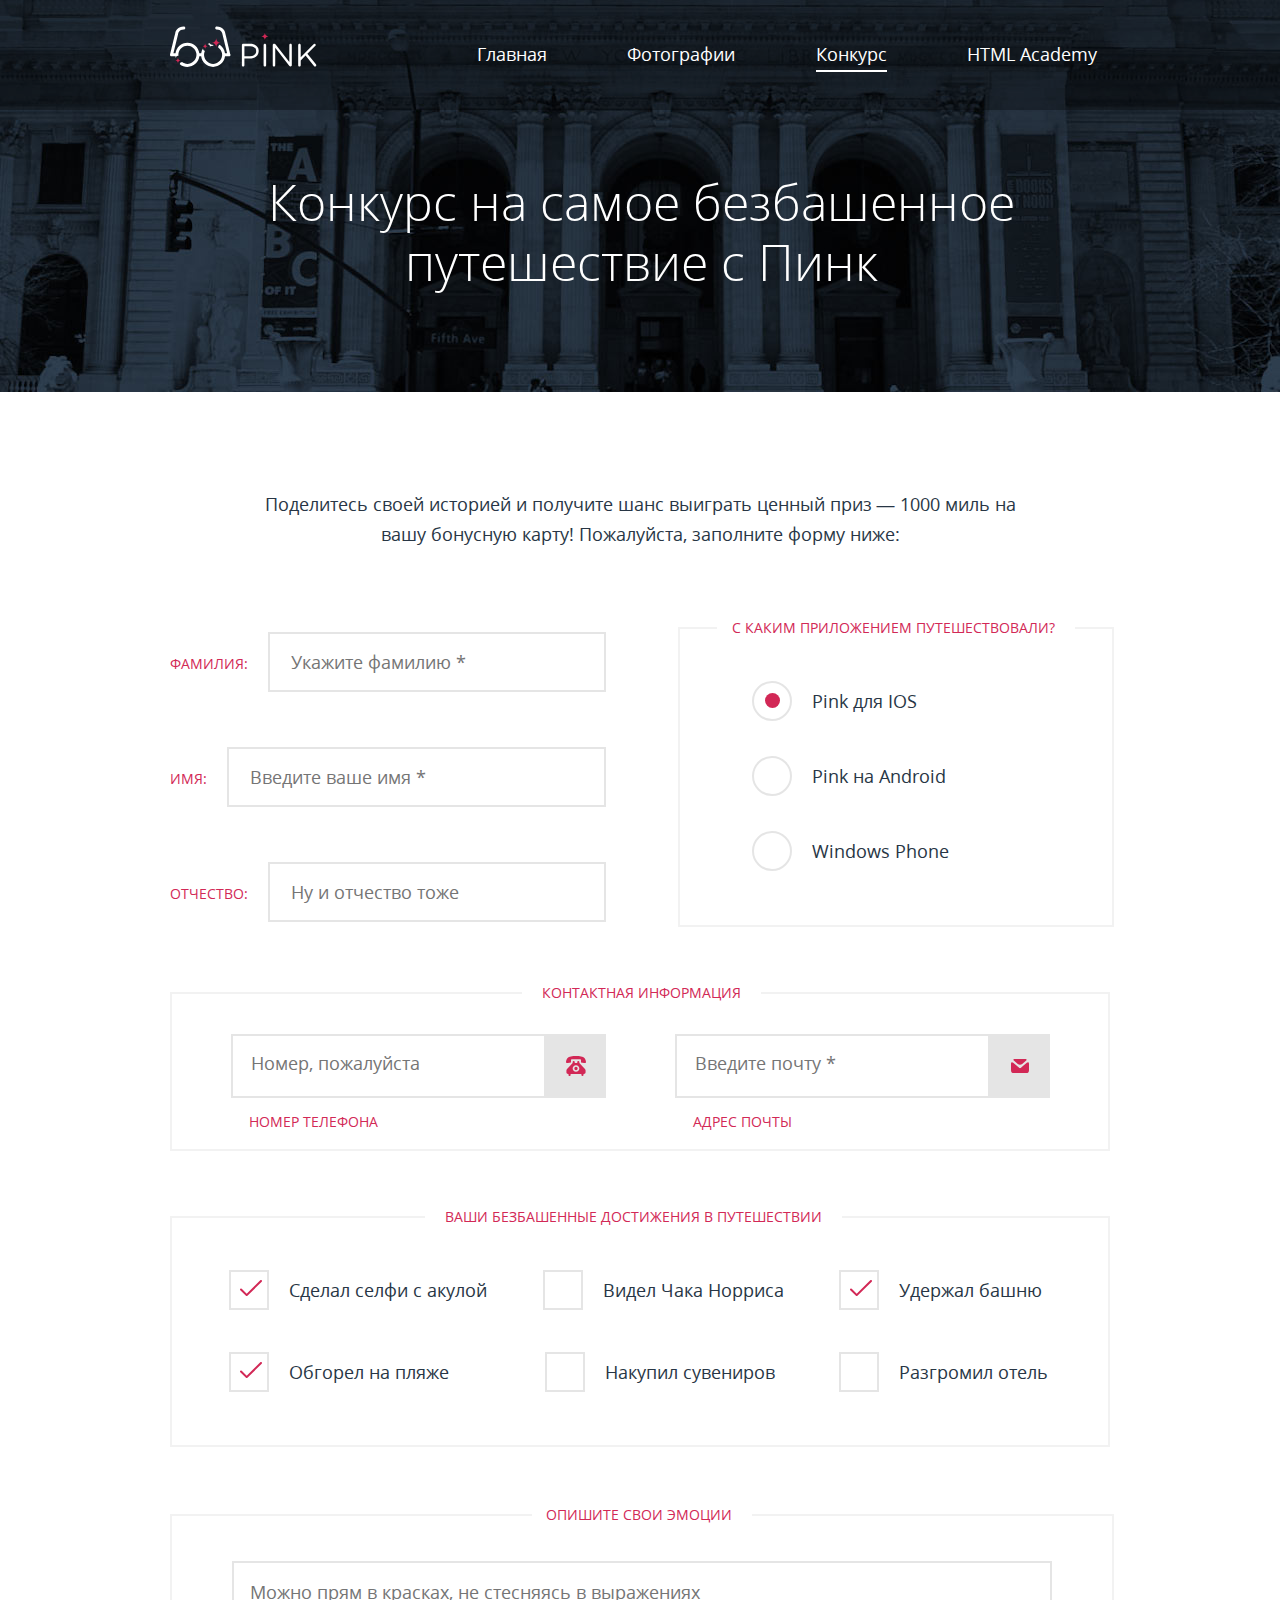
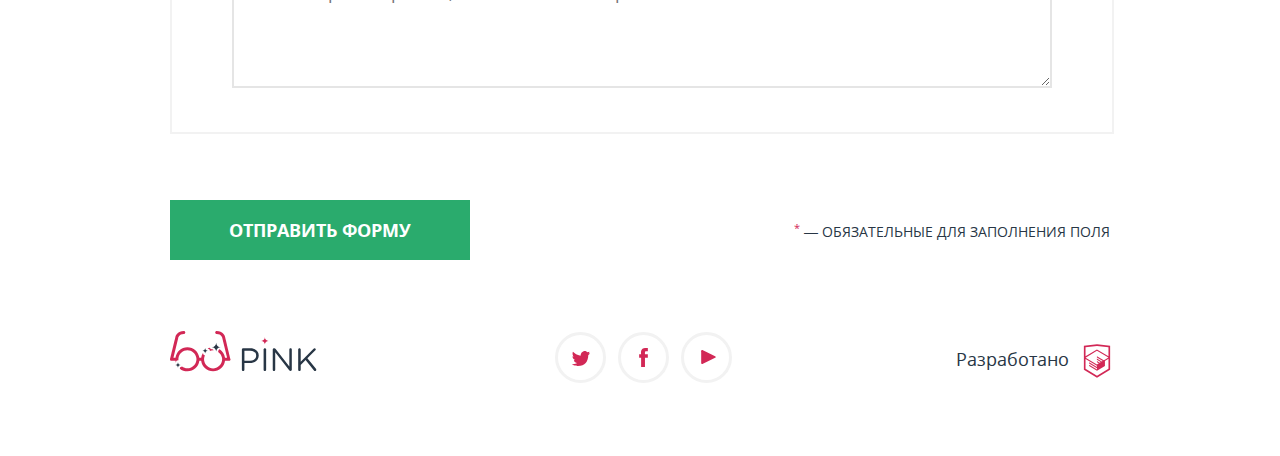
<file: demos/pink/form.html>
<!DOCTYPE html><html lang="ru"><head><meta charset="UTF-8"><meta name="viewport" content="width=device-width,initial-scale=1"><meta http-equiv="X-UA-Compatible" content="ie=edge"><title>Фотоприложение Пинк - Конкурс</title><link rel="preload" href="css/style.min.css" as="style"><link rel="preload" href="fonts/opensans.woff2" as="font" crossorigin="anonymous"><link rel="preload" href="fonts/opensansbold.woff2" as="font" crossorigin="anonymous"><link rel="preload" href="fonts/opensanslight.woff2" as="font" crossorigin="anonymous"><link rel="stylesheet" href="css/style.min.css"></head><body><div style="display: none;"><svg xmlns="http://www.w3.org/2000/svg" xmlns:xlink="http://www.w3.org/1999/xlink"><symbol id="icon-editor-contrast" viewbox="-35.422 -7.96 31.92 31.92"><path d="M-19.462-3.96c6.595 0 11.96 5.365 11.96 11.96s-5.365 11.96-11.96 11.96-11.96-5.365-11.96-11.96 5.365-11.96 11.96-11.96m0-4c-8.814 0-15.96 7.145-15.96 15.96 0 8.813 7.146 15.96 15.96 15.96S-3.502 16.813-3.502 8c0-8.815-7.146-15.96-15.96-15.96z"></path><path d="M-19.462 16.331a8.519 8.519 0 0 0 8.52-8.52 8.518 8.518 0 0 0-8.52-8.519"></path></symbol><symbol id="icon-editor-crop" viewbox="0 0 48 48"><path fill="none" d="M0 0h48v48H0V0z"></path><path d="M34 30h4V14c0-2.21-1.79-4-4-4H18v4h16v16zm-20 4V2h-4v8H2v4h8v20c0 2.21 1.79 4 4 4h20v8h4v-8h8v-4H14z"></path></symbol><symbol id="icon-editor-diagram-fill" viewbox="22.5 69.048 253 253"><path fill="#231F20" d="M149 69.048c-69.864 0-126.5 56.636-126.5 126.5s56.636 126.5 126.5 126.5 126.5-56.636 126.5-126.5c0-69.863-56.636-126.5-126.5-126.5zm0 237.216c-60.844 0-110.167-49.323-110.167-110.167S88.156 85.93 149 85.93c60.843 0 110.167 49.323 110.167 110.167S209.843 306.264 149 306.264z"></path></symbol><symbol id="icon-editor-fill" viewbox="0 0 48 48"><path fill="none" d="M0 0h48v48H0V0z"></path><path d="M33.12 17.88L15.24 0l-2.83 2.83 4.76 4.76L6.88 17.88a3 3 0 0 0 0 4.24l11 11c.58.59 1.35.88 2.12.88s1.54-.29 2.12-.88l11-11a3 3 0 0 0 0-4.24zM10.41 20L20 10.42 29.59 20H10.41zM38 23s-4 4.33-4 7c0 2.21 1.79 4 4 4s4-1.79 4-4c0-2.67-4-7-4-7zM0 40h48v3H0z"></path></symbol><symbol id="icon-facebook" viewbox="0 0 8.673 18.944"><path d="M6.275 3.357h2.398V0H5.795C2.656.181 1.54 2.387 1.948 6.115H0v3.517h1.958v9.312h3.837V9.632h2.857V6.115H5.786c-.021-1.045-.036-2.406.489-2.758z"></path></symbol><symbol id="icon-heart" viewbox="521.939 473.064 12.545 11.99"><path fill="#d22856" d="M528.174 485.055a.737.737 0 0 1-.552-.249c-3.798-4.324-4.644-5.298-4.858-5.572h-.004a3.866 3.866 0 0 1-.821-2.373 3.803 3.803 0 0 1 3.799-3.799c.934 0 1.804.32 2.484.898a3.847 3.847 0 0 1 2.463-.898 3.803 3.803 0 0 1 3.799 3.799c0 .909-.318 1.754-.896 2.381l-4.86 5.561a.735.735 0 0 1-.554.252zm-4.245-6.706c.208.255 2.471 2.839 4.243 4.858l4.323-4.944c.34-.369.52-.86.52-1.399a2.333 2.333 0 0 0-2.33-2.331c-.729 0-1.421.344-1.9.943a.76.76 0 0 1-.585.275.727.727 0 0 1-.575-.294 2.333 2.333 0 0 0-1.887-.925 2.333 2.333 0 0 0-2.33 2.331c0 .678.275 1.171.507 1.467l.014.019z"></path></symbol><symbol id="icon-htmlacademy" viewbox="0 0 60 60"><path d="M30.2 5H30L10.3 7.1v36.2L30 55l19.7-11.7V7.1L30.2 5zm17 36.8L30 52 12.8 41.8V27l17.1 10.2V39l-11.7-7v1.8L30 40.9v1.9l-11.8-7v1.8l11.8 7 11.9-7.1v-7.6l5.3-3.2v15.1zm-.1-17l-4.7 2.8-2.2 1.3-10.3-6.1v1.8l8.8 5.3h-.1l-.2.1-1.3.7-7.3-4.3v1.8l5.8 3.4-1.4.9-4.3-2.6v1.8l2.9 1.7-2.9 1.7-17-10.1 17-10.2 17.2 10zm.1-1.8L29.9 12.8 12.8 23V9.4L30 7.6l17.2 1.8V23z"></path></symbol><symbol id="icon-mail" viewbox="0 0 17.988 13.966"><path fill="#d22856" d="M14.914 1.814C16.111.816 15.816 0 14.257 0H3.731c-1.56 0-1.854.816-.657 1.814l3.742 3.118c1.197.998 3.158.998 4.355 0l3.743-3.118z"></path><path fill="#d22856" d="M11.913 7.044A209.809 209.809 0 0 1 9.695 8.88l-.02.013a1.048 1.048 0 0 1-.235.136c-.033.015-.066.034-.1.048a1.18 1.18 0 0 1-.335.059l-.01.001h-.002l-.01-.001a1.216 1.216 0 0 1-.335-.059c-.034-.014-.068-.033-.1-.048a1.07 1.07 0 0 1-.235-.136l-.02-.013c-.022-.012-1.02-.838-2.218-1.836L2.178 3.796C.979 2.798 0 3.257 0 4.816v6.315a2.842 2.842 0 0 0 2.835 2.835h12.318a2.842 2.842 0 0 0 2.835-2.835V4.816c0-1.559-.979-2.018-2.178-1.02l-3.897 3.248z"></path></symbol><symbol id="icon-map-marker" viewbox="0 0 35.983 35.983"><circle fill="#FFF" cx="17.991" cy="17.991" r="17.991"></circle><circle fill="#D22856" cx="17.991" cy="17.991" r="7.866"></circle></symbol><symbol id="icon-menu-burger" viewbox="0 0 49.945 24.007"><path d="M1.137 0C.51 0 0 .428 0 1.01v1.981c0 .558.494 1.01 1.139 1.01H48.81c.628 0 1.138-.428 1.138-1.01V1.01c0-.558-.494-1.01-1.138-1.01H1.137zm0 10.003c-.627 0-1.137.428-1.137 1.01v1.98c0 .557.494 1.01 1.139 1.01H48.81c.628 0 1.138-.428 1.138-1.01v-1.98c0-.558-.494-1.01-1.138-1.01H1.137zm0 10.002C.51 20.005 0 20.434 0 21.016v1.981c0 .557.494 1.01 1.139 1.01H48.81c.628 0 1.138-.428 1.138-1.01v-1.981c0-.558-.494-1.011-1.138-1.011H1.137z"></path><path d="M1.137 0C.51 0 0 .428 0 1.01v1.981c0 .558.494 1.01 1.139 1.01H48.81c.628 0 1.138-.428 1.138-1.01V1.01c0-.558-.494-1.01-1.138-1.01H1.137zm0 10.003c-.627 0-1.137.428-1.137 1.01v1.98c0 .557.494 1.01 1.139 1.01H48.81c.628 0 1.138-.428 1.138-1.01v-1.98c0-.558-.494-1.01-1.138-1.01H1.137zm0 10.002C.51 20.005 0 20.434 0 21.016v1.981c0 .557.494 1.01 1.139 1.01H48.81c.628 0 1.138-.428 1.138-1.01v-1.981c0-.558-.494-1.011-1.138-1.011H1.137z"></path></symbol><symbol id="icon-menu-cross-pink" viewbox="0 0 23.867 23.867"><path fill="#d22856" d="M15.087 11.933l8.56-8.559a.75.75 0 0 0 0-1.061L21.554.22a.747.747 0 0 0-1.06 0l-8.561 8.56L3.373.22a.771.771 0 0 0-1.061 0L.22 2.313a.75.75 0 0 0 0 1.061l8.56 8.559-8.56 8.559a.751.751 0 0 0 0 1.062l2.093 2.094a.744.744 0 0 0 1.06 0l8.561-8.56 8.56 8.56a.746.746 0 0 0 1.06 0l2.093-2.094a.751.751 0 0 0 0-1.062l-8.56-8.559z"></path></symbol><symbol id="icon-menu-cross" viewbox="0 0 23.867 23.867"><path d="M15.087 11.933l8.56-8.559a.75.75 0 0 0 0-1.061L21.554.22a.747.747 0 0 0-1.06 0l-8.561 8.56L3.373.22a.771.771 0 0 0-1.061 0L.22 2.313a.75.75 0 0 0 0 1.061l8.56 8.559-8.56 8.559a.751.751 0 0 0 0 1.062l2.093 2.094a.744.744 0 0 0 1.06 0l8.561-8.56 8.56 8.56a.746.746 0 0 0 1.06 0l2.093-2.094a.751.751 0 0 0 0-1.062l-8.56-8.559z"></path></symbol><symbol id="icon-no" viewbox="0 0 26.752 26.752"><path d="M15.497 13.376L26.312 2.562A1.5 1.5 0 1 0 24.191.441L13.376 11.255 2.562.439A1.5 1.5 0 1 0 .441 2.56l10.814 10.815L.439 24.19a1.5 1.5 0 1 0 2.122 2.121l10.815-10.814L24.19 26.312c.293.293.677.439 1.061.439s.768-.146 1.061-.439a1.5 1.5 0 0 0 0-2.121L15.497 13.376z"></path></symbol><symbol id="icon-phone" viewbox="0 0 19.697 19.696"><path fill="#d22856" d="M9.848 0C6.34 0 2.823.628 1.546 1.878.488 2.918.134 4.752.016 5.913c0 0-.016.115-.016.165 0 .454.369.82.819.82.054 0 2.028-.161 3.218-.259a.503.503 0 0 0 .086-.017.821.821 0 0 0 .801-.819l.003-1.617c0-.5.407-.902.907-.902h8.027c.499 0 .907.402.907.902l.003 1.617a.82.82 0 0 0 .802.82.474.474 0 0 0 .085.017c1.19.098 3.164.259 3.217.259a.822.822 0 0 0 .822-.82c0-.05-.018-.165-.018-.165-.118-1.161-.472-2.995-1.53-4.035C16.873.628 13.356 0 9.848 0zm0 10.67a1.64 1.64 0 1 0 0 3.281 1.64 1.64 0 1 0 0-3.281zM8.616 6.975V5.951a1.024 1.024 0 1 0-2.049 0v1.024L1.03 12.888a2.054 2.054 0 0 0-.619 1.47v1.646c0 .907.734 1.643 1.641 1.643h.411v1.023a1.026 1.026 0 1 0 2.05 0v-1.023h10.669v1.023a1.025 1.025 0 1 0 2.051 0v-1.023h.411c.905 0 1.64-.735 1.64-1.643v-1.646c0-.576-.236-1.094-.618-1.47L13.13 6.975V5.951a1.025 1.025 0 1 0-2.051 0v1.024H8.616zm1.232 2.053c1.814 0 3.282 1.468 3.282 3.282s-1.468 3.282-3.282 3.282c-1.813 0-3.281-1.468-3.281-3.282s1.467-3.282 3.281-3.282z"></path></symbol><symbol id="icon-quotes" viewbox="0 0 150 150"><path fill="#efefef" d="M34.967 7.063L30.713 0C28.272 1.495 0 12.207 0 39.617c0 7.231.336 24.172 18.9 24.172 11.187 0 13.94-10.279 13.94-13.584 0-21.977-21.382-14.177-21.382-14.177 0-18.071 19.805-26.844 23.509-28.965zm43.705 0L74.418 0c-2.44 1.495-30.713 12.207-30.713 39.617 0 7.231.337 24.172 18.9 24.172 11.187 0 13.939-10.279 13.939-13.584 0-21.977-21.381-14.177-21.381-14.177.002-18.071 19.806-26.844 23.509-28.965z"></path></symbol><symbol id="icon-review-arrow-left" viewbox="0 0 21.706 41.719"><path d="M2.045 20.859L21.458 1.446A.847.847 0 0 0 20.261.248L.248 20.261a.846.846 0 0 0 0 1.197l20.013 20.013a.843.843 0 0 0 1.198 0 .847.847 0 0 0 0-1.198L2.045 20.859z"></path></symbol><symbol id="icon-review-arrow-right" viewbox="0 0 21.706 41.719"><path d="M19.661 20.859L.248 1.446A.847.847 0 0 1 1.445.248L21.458 20.26c.33.33.33.867 0 1.197L1.445 41.471a.843.843 0 0 1-1.198 0 .847.847 0 0 1 0-1.198l19.414-19.414z"></path></symbol><symbol id="icon-timer" viewbox="0 0 298 345.097"><path fill="#dedede" d="M264.568 102.055l5.355-5.355c7.717-7.717 9.124-18.938 3.126-24.935-5.997-5.997-17.217-4.59-24.934 3.127l-5.386 5.385C221.768 63.292 196.11 51.875 168 48.297v-9.583h7.658c10.914 0 19.843-8.711 19.843-19.357S186.573 0 175.659 0h-53.317C111.429 0 102.5 8.711 102.5 19.357s8.929 19.357 19.842 19.357H130v9.583C56.681 57.629 0 120.244 0 196.097c0 82.291 66.709 149 149 149 82.29 0 149-66.709 149-149 0-35.663-12.535-68.394-33.432-94.042zM149 306.264c-60.844 0-110.167-49.323-110.167-110.167S88.156 85.93 149 85.93c60.843 0 110.167 49.323 110.167 110.167S209.843 306.264 149 306.264z"></path></symbol><symbol id="icon-twitter" viewbox="0 0 17.5 14.663"><path fill-rule="evenodd" clip-rule="evenodd" d="M11.283.153c1.736-.485 3.074.263 3.685 1.151.694-.226 1.372-.47 2.072-.691-.004.841-.538 1.478-.883 1.727.704.166 1.343-.48 1.343-.48-.175.976-1.035 1.746-1.611 1.977-.239 6.592-3.272 10.956-10.382 10.823h-.46c-.422 0-4.29-.45-5.047-1.843 2.341.192 4.011-.412 4.835-1.15-.989-.293-2.761-.464-3.07-2.881.362.105.583.223 1.228.117C1.757 8.067.385 7.366.461 5.218c.294.32 1.1.523 1.381.461C1.117 5.444-.188 2.398.921.843 2.794 2.654 4.769 4.364 8.29 4.528 8.506 2.288 9.461.787 11.283.153z"></path></symbol><symbol id="icon-yes" viewbox="-82.357 4.875 21.698 16.09"><path d="M-60.953 5.167a.999.999 0 0 0-1.414 0L-75.75 18.551l-4.9-4.9a.999.999 0 1 0-1.414 1.414l5.607 5.607a.997.997 0 0 0 1.414 0l14.09-14c.391-.481.391-1.114 0-1.505z"></path></symbol><symbol id="icon-youtube" viewbox="0 0 14.64 13.96"><path d="M1.775 13.78C.799 14.257 0 13.758 0 12.671V1.29C0 .202.799-.295 1.775.181l12.133 5.932c.975.478.975 1.258 0 1.736L1.775 13.78z"></path></symbol></svg></div><header class="header header--small header--close header--no-js-small"><div class="header__inner"><nav class="main-navigation main-navigation--close main-navigation--no-js"><div class="main-navigation__wrapper"><a class="logo main-navigation__logo" href="index.html"><svg width="150" height="47" viewBox="0 0 150 40"><g class="logo__img logo__img--tablet" fill="#ffffff"><path d="M71.874,18.661c0-0.708,0.58-1.288,1.256-1.288h7.18c5.087,0,8.436,2.704,8.436,7.146v0.064 c0,4.861-4.057,7.373-8.854,7.373h-5.475v6.825c0,0.708-0.58,1.288-1.288,1.288c-0.676,0-1.256-0.58-1.256-1.288V18.661z M79.988,29.641c3.734,0,6.182-1.996,6.182-4.959v-0.063c0-3.22-2.414-4.894-6.053-4.894h-5.699v9.917H79.988L79.988,29.641z"></path><path d="M93.603,18.5c0-0.708,0.579-1.288,1.255-1.288c0.709,0,1.288,0.58,1.288,1.288v20.283 c0,0.708-0.579,1.287-1.288,1.287c-0.676,0-1.255-0.579-1.255-1.287V18.5z"></path><path d="M102.744,18.532c0-0.676,0.58-1.256,1.256-1.256h0.354c0.58,0,0.935,0.29,1.288,0.74l13.684,17.45V18.468 c0-0.676,0.547-1.256,1.256-1.256c0.676,0,1.224,0.58,1.224,1.256v20.349c0,0.676-0.481,1.19-1.158,1.19h-0.129c-0.548,0-0.935-0.321-1.319-0.772l-13.975-17.868v17.45c0,0.676-0.547,1.256-1.256,1.256c-0.676,0-1.223-0.58-1.223-1.256V18.532 H102.744z"></path><path d="M128.173,18.5c0-0.708,0.58-1.288,1.257-1.288c0.708,0,1.286,0.58,1.286,1.288v12.331l12.848-13.168 c0.29-0.257,0.579-0.451,0.998-0.451c0.676,0,1.225,0.612,1.225,1.256c0,0.354-0.162,0.644-0.42,0.901l-7.984,7.92l8.564,10.561 c0.225,0.291,0.354,0.547,0.354,0.935c0,0.676-0.578,1.288-1.286,1.288c-0.483,0-0.806-0.258-1.03-0.58l-8.402-10.463l-4.863,4.861 v4.894c0,0.708-0.578,1.288-1.286,1.288c-0.677,0-1.257-0.58-1.257-1.288V18.5H128.173z"></path><path d="M60.498,28.266"></path><path d="M60.462,28.016c-0.002-0.009-5.175-21.365-5.175-21.365C54.926,4.303,52.694,0,46.688,0 c-0.829,0-1.5,0.671-1.5,1.5s0.671,1.5,1.5,1.5c4.856,0,5.575,3.729,5.639,4.143l4.767,19.701h-2.073 c-0.742-5.927-5.802-10.531-11.927-10.531s-11.186,4.604-11.927,10.531h-1.82c-0.741-5.927-5.802-10.531-11.927-10.531 S6.235,20.917,5.493,26.844H3.42L8.187,7.143C8.25,6.729,8.97,3,13.826,3c0.829,0,1.5-0.671,1.5-1.5S14.655,0,13.826,0 C7.82,0,5.588,4.303,5.227,6.651c0,0-5.173,21.356-5.175,21.365c-0.266,1.109,0.531,1.826,1.426,1.826 c0.012,0,0.023,0.004,0.036,0.004h3.982c0.741,5.926,5.802,10.53,11.927,10.53s11.185-4.604,11.927-10.53h1.814 c0.742,5.926,5.802,10.53,11.927,10.53s11.186-4.604,11.927-10.53H59c0.012,0,0.023-0.004,0.036-0.004 C59.931,29.842,60.728,29.125,60.462,28.016z M26.315,29.844c-0.715,4.272-4.421,7.531-8.896,7.531c-4.475,0-8.18-3.259-8.896-7.531 c-0.082-0.488-0.135-0.988-0.135-1.5s0.053-1.011,0.135-1.5c0.715-4.271,4.421-7.531,8.896-7.531c4.475,0,8.18,3.26,8.896,7.531 c0.082,0.489,0.135,0.988,0.135,1.5S26.397,29.355,26.315,29.844z M51.99,29.844c-0.716,4.272-4.421,7.531-8.896,7.531 c-4.475,0-8.181-3.259-8.896-7.531c-0.082-0.488-0.135-0.988-0.135-1.5s0.053-1.011,0.135-1.5c0.716-4.271,4.421-7.531,8.896-7.531 c4.475,0,8.181,3.26,8.896,7.531c0.082,0.489,0.135,0.988,0.135,1.5S52.072,29.355,51.99,29.844z"></path></g><g class="logo__img logo__img--mobile" fill="#ffffff"><path d="M0,1.449c0-0.708,0.58-1.288,1.256-1.288h7.18c5.087,0,8.436,2.704,8.436,7.147v0.064 c0,4.861-4.057,7.373-8.854,7.373H2.544v6.825c0,0.708-0.58,1.288-1.288,1.288C0.58,22.859,0,22.279,0,21.571V1.449z M8.114,12.428 c3.734,0,6.182-1.996,6.182-4.958V7.405c0-3.22-2.415-4.894-6.054-4.894H2.544v9.917H8.114z"></path><path d="M21.729,1.288C21.729,0.58,22.308,0,22.983,0c0.709,0,1.288,0.58,1.288,1.288v20.283 c0,0.708-0.579,1.288-1.288,1.288c-0.676,0-1.255-0.58-1.255-1.288V1.288z"></path><path d="M30.87,1.32c0-0.676,0.579-1.256,1.256-1.256h0.354c0.58,0,0.934,0.29,1.288,0.74l13.684,17.45V1.256 C47.451,0.58,47.998,0,48.707,0c0.676,0,1.223,0.58,1.223,1.256v20.348c0,0.676-0.482,1.191-1.158,1.191h-0.129 c-0.548,0-0.934-0.322-1.32-0.772L33.349,4.153v17.45c0,0.676-0.547,1.256-1.255,1.256c-0.677,0-1.224-0.58-1.224-1.256V1.32z"></path><path d="M56.3,1.288C56.3,0.58,56.879,0,57.556,0c0.708,0,1.287,0.58,1.287,1.288v12.331L71.689,0.451 C71.979,0.193,72.269,0,72.688,0c0.676,0,1.224,0.612,1.224,1.256c0,0.354-0.161,0.644-0.419,0.901l-7.984,7.92l8.564,10.561 c0.225,0.29,0.354,0.547,0.354,0.934c0,0.676-0.579,1.288-1.287,1.288c-0.483,0-0.806-0.258-1.03-0.58l-8.403-10.463l-4.862,4.861 v4.894c0,0.708-0.579,1.288-1.287,1.288c-0.677,0-1.256-0.58-1.256-1.288V1.288z"></path></g><g class="logo__img logo__img--desktop" fill="#ffffff"><path d="M71.874,18.661c0-0.708,0.58-1.288,1.256-1.288h7.18c5.087,0,8.436,2.704,8.436,7.146v0.064 c0,4.861-4.057,7.373-8.854,7.373h-5.475v6.825c0,0.708-0.58,1.288-1.288,1.288c-0.676,0-1.256-0.58-1.256-1.288V18.661z M79.988,29.641c3.734,0,6.182-1.996,6.182-4.959v-0.063c0-3.22-2.414-4.894-6.053-4.894h-5.699v9.917H79.988L79.988,29.641z"></path><path d="M93.603,18.5c0-0.708,0.579-1.288,1.255-1.288c0.709,0,1.288,0.58,1.288,1.288v20.283 c0,0.708-0.579,1.287-1.288,1.287c-0.676,0-1.255-0.579-1.255-1.287V18.5z"></path><path d="M102.744,18.532c0-0.676,0.58-1.256,1.256-1.256h0.354c0.58,0,0.935,0.29,1.288,0.74l13.684,17.45V18.468 c0-0.676,0.547-1.256,1.256-1.256c0.676,0,1.224,0.58,1.224,1.256v20.349c0,0.676-0.481,1.19-1.158,1.19h-0.129c-0.548,0-0.935-0.321-1.319-0.772l-13.975-17.868v17.45c0,0.676-0.547,1.256-1.256,1.256c-0.676,0-1.223-0.58-1.223-1.256V18.532 H102.744z"></path><path d="M128.173,18.5c0-0.708,0.58-1.288,1.257-1.288c0.708,0,1.286,0.58,1.286,1.288v12.331l12.848-13.168 c0.29-0.257,0.579-0.451,0.998-0.451c0.676,0,1.225,0.612,1.225,1.256c0,0.354-0.162,0.644-0.42,0.901l-7.984,7.92l8.564,10.561 c0.225,0.291,0.354,0.547,0.354,0.935c0,0.676-0.578,1.288-1.286,1.288c-0.483,0-0.806-0.258-1.03-0.58l-8.402-10.463l-4.863,4.861 v4.894c0,0.708-0.578,1.288-1.286,1.288c-0.677,0-1.257-0.58-1.257-1.288V18.5H128.173z"></path><path d="M43.094,19.313c0.246,0,0.489,0.014,0.73,0.033c-0.437-0.728-1.227-1.221-2.136-1.221 c-0.877,0-1.614-0.568-1.884-1.354c-0.727,0.208-1.425,0.482-2.089,0.816c0.062,0.017,0.122,0.038,0.188,0.038c1.104,0,2,0.896,2,2 c0,0.096-0.015,0.188-0.028,0.281C40.875,19.524,41.959,19.313,43.094,19.313z"></path><path d="M60.462,28.016c-0.002-0.009-5.175-21.365-5.175-21.365C54.926,4.303,52.694,0,46.688,0 c-0.829,0-1.5,0.671-1.5,1.5s0.671,1.5,1.5,1.5c4.856,0,5.575,3.729,5.639,4.143l4.767,19.701h-2.073 c-0.445-3.557-2.453-6.628-5.305-8.522c-0.897,0.379-1.529,1.269-1.529,2.303c0,0.088-0.015,0.171-0.026,0.256 c1.991,1.358,3.415,3.489,3.829,5.964c0.082,0.489,0.135,0.988,0.135,1.5s-0.053,1.012-0.135,1.5 c-0.716,4.272-4.421,7.531-8.896,7.531c-4.475,0-8.181-3.259-8.896-7.531c-0.082-0.488-0.135-0.988-0.135-1.5 s0.053-1.011,0.135-1.5c0.147-0.878,0.427-1.711,0.808-2.483c-1.034-0.078-1.852-0.932-1.852-1.985 c0-0.189-0.077-0.357-0.192-0.489c-0.938,1.469-1.569,3.15-1.795,4.958h-1.82c-0.741-5.927-5.802-10.531-11.927-10.531 S6.235,20.917,5.493,26.844H3.42L8.187,7.143C8.25,6.729,8.97,3,13.826,3c0.829,0,1.5-0.671,1.5-1.5S14.655,0,13.826,0 C7.82,0,5.588,4.303,5.227,6.651c0,0-5.173,21.356-5.175,21.365c-0.266,1.109,0.531,1.826,1.426,1.826 c0.012,0,0.023,0.004,0.036,0.004h3.982c0.079,0.628,0.215,1.237,0.387,1.831c0.059-0.106,0.102-0.224,0.102-0.354 c0-1.104,0.896-2,2-2c0.166,0,0.324,0.025,0.478,0.063c-0.043-0.343-0.074-0.688-0.074-1.042c0-0.512,0.053-1.011,0.135-1.5 c0.715-4.271,4.421-7.531,8.896-7.531s8.18,3.26,8.896,7.531c0.082,0.489,0.135,0.988,0.135,1.5s-0.053,1.012-0.135,1.5 c-0.715,4.272-4.421,7.531-8.896,7.531c-2.022,0-3.883-0.67-5.386-1.794c-0.35,0.302-0.8,0.491-1.299,0.491 c-0.413,0-0.749,0.336-0.749,0.748c0,0.29-0.065,0.564-0.176,0.812c2.075,1.708,4.722,2.743,7.614,2.743 c6.125,0,11.185-4.604,11.927-10.53h1.814c0.742,5.926,5.802,10.53,11.927,10.53s11.186-4.604,11.927-10.53H59 c0.012,0,0.023-0.004,0.036-0.004C59.931,29.842,60.728,29.125,60.462,28.016z"></path><g><path fill="#d22856" d="M98.498,9.875c-2.002,0-3.623-1.623-3.623-3.624c0,2.001-1.623,3.624-3.625,3.624 c2.002,0,3.625,1.623,3.625,3.624C94.875,11.498,96.496,9.875,98.498,9.875z"></path><path fill="#d22856" d="M50.686,16.125c-2.485,0-4.499-2.014-4.499-4.499c0,2.485-2.014,4.499-4.499,4.499 c2.485,0,4.499,2.014,4.499,4.499C46.187,18.139,48.2,16.125,50.686,16.125z"></path><path fill="#d22856" d="M37.904,19.626c-1.519,0-2.749-1.23-2.749-2.749c0,1.519-1.23,2.749-2.749,2.749 c1.519,0,2.749,1.229,2.749,2.749C35.155,20.855,36.386,19.626,37.904,19.626z"></path><path fill="#d22856" d="M10.734,34.072c-1.519,0-2.749-1.23-2.749-2.75c0,1.52-1.23,2.75-2.749,2.75 c1.519,0,2.749,1.229,2.749,2.748C7.985,35.303,9.215,34.072,10.734,34.072z"></path></g></g></svg> </a><button class="main-navigation__toggle main-navigation__toggle--no-js">Открыть меню <svg class="main-navigation__toggle-icon main-navigation__toggle-icon--cross main-navigation__toggle-icon--close" width="23" height="23"><use xlink:href="#icon-menu-cross"></use></svg> <svg class="main-navigation__toggle-icon main-navigation__toggle-icon--burger" width="50" height="30"><use xlink:href="#icon-menu-burger"></use></svg></button></div><ul class="main-navigation__list main-navigation__list--close main-navigation__list--no-js"><li class="main-navigation__item"><a href="index.html">Главная</a></li><li class="main-navigation__item"><a href="photo.html">Фотографии</a></li><li class="main-navigation__item main-navigation__item--active"><a href="">Конкурс</a></li><li class="main-navigation__item"><a href="https://htmlacademy.ru/">HTML Academy</a></li></ul></nav></div><section class="promo promo--form"><div class="promo__inner promo__inner--small"><h1 class="visually-hidden">Конкурс</h1><p class="promo__title promo__title--small promo__title--form">Конкурс на самое безбашенное путешествие с Пинк</p></div></section></header><main class="form-page"><section class="form"><h2 class="visually-hidden">Форма для участия в конкурсе</h2><p class="form__text">Поделитесь своей историей и получите шанс выиграть ценный приз — 1000 миль на вашу бонусную карту! <span>Пожалуйста, заполните форму ниже:</span></p><form class="form__main" action="https://echo.htmlacademy.ru" method="post"><div class="form__container"><fieldset class="form__name-details"><p class="form__item"><label for="user-lastname">Фамилия:</label> <input class="form__input" id="user-lastname" type="text" name="lastname" placeholder="Укажите фамилию *"></p><p class="form__item"><label for="user-name">Имя:</label> <input class="form__input" id="user-name" type="text" name="name" placeholder="Введите ваше имя *"></p><p class="form__item"><label for="user-middle-name">Отчество:</label> <input class="form__input" id="user-middle-name" type="text" name="name" placeholder="Ну и отчество тоже"></p></fieldset></div><div class="form__container"><fieldset class="form__checkbox"><legend class="form__title">Ваши безбашенные достижения в путешествии</legend><ul class="form__checkbox-list"><li class="form__checkbox-item"><input class="visually-hidden form__input form__input--checkbox" type="checkbox" name="shark" id="filter-shark" checked=""> <label class="form__checkbox-label" for="filter-shark">Сделал селфи с акулой</label></li><li class="form__checkbox-item"><input class="visually-hidden form__input form__input--checkbox" type="checkbox" name="burned" id="filter-burned" checked=""> <label class="form__checkbox-label" for="filter-burned">Обгорел на пляже</label></li><li class="form__checkbox-item"><input class="visually-hidden form__input form__input--checkbox" type="checkbox" name="chuck" id="filter-chuck"> <label class="form__checkbox-label" for="filter-chuck">Видел Чака Норриса</label></li><li class="form__checkbox-item"><input class="visually-hidden form__input form__input--checkbox" type="checkbox" name="purchase" id="filter-purchase"> <label class="form__checkbox-label" for="filter-purchase">Накупил сувениров</label></li><li class="form__checkbox-item"><input class="visually-hidden form__input form__input--checkbox" type="checkbox" name="tower" id="filter-tower" checked=""> <label class="form__checkbox-label" for="filter-tower">Удержал башню</label></li><li class="form__checkbox-item"><input class="visually-hidden form__input form__input--checkbox" type="checkbox" name="hotel" id="filter-hotel"> <label class="form__checkbox-label" for="filter-hotel">Разгромил отель</label></li></ul></fieldset></div><div class="form__container"><fieldset class="form__contact-details"><legend class="form__title">Контактная информация</legend><div class="form__contacts-wrapper"><p class="form__item"><label for="user-phone">Номер телефона</label> <input class="form__input form__input--phone" id="user-phone" type="tel" name="phone" placeholder="Номер, пожалуйста"></p><p class="form__item"><label for="user-mail">Адрес почты</label> <input class="form__input form__input--mail" id="user-mail" type="email" name="email" placeholder="Введите почту *"></p></div></fieldset></div><div class="form__container"><fieldset class="form__system-details"><legend class="form__title">С каким приложением путешествовали?</legend><ul class="form__radio-list"><li class="form__radio-item"><input class="visually-hidden form__input form__input--radio" type="radio" name="phone-type" value="ios" id="filter-ios" checked=""> <label class="form__radio-label" for="filter-ios">Pink для IOS</label></li><li class="form__radio-item"><input class="visually-hidden form__input form__input--radio" type="radio" name="phone-type" value="android" id="filter-android"> <label class="form__radio-label" for="filter-android">Pink на Android</label></li><li class="form__radio-item"><input class="visually-hidden form__input form__input--radio" type="radio" name="phone-type" value="windows" id="filter-windows"> <label class="form__radio-label" for="filter-windows">Windows Phone</label></li></ul></fieldset></div><div class="form__container"><fieldset class="form__emotion"><legend class="form__title">Опишите свои эмоции</legend><textarea id="review-text" name="review" rows="6" placeholder="Можно прям в красках, не стесняясь в выражениях"></textarea></fieldset></div><div class="form__bottom"><button class="form__button" type="submit">Отправить форму</button> <small class="form__note"><sup>*</sup> — обязательные <span>Для заполнения</span> поля</small></div></form></section></main><footer class="footer footer--form"><a class="logo footer__logo" href="index.html"><svg width="147" height="50"><g class="logo__img logo__img--footer-mobile" fill="#283645"><path d="M71.874,18.661c0-0.708,0.58-1.288,1.256-1.288h7.18c5.087,0,8.436,2.704,8.436,7.146v0.063 c0,4.86-4.057,7.373-8.854,7.373h-5.475v6.825c0,0.708-0.58,1.287-1.289,1.287c-0.676,0-1.256-0.58-1.256-1.287L71.874,18.661 L71.874,18.661z M79.988,29.641c3.734,0,6.182-1.996,6.182-4.959v-0.062c0-3.221-2.414-4.894-6.053-4.894h-5.699v9.917h5.57V29.641 z"></path><path d="M93.603,18.5c0-0.708,0.579-1.288,1.255-1.288c0.709,0,1.288,0.58,1.288,1.288v20.283 c0,0.708-0.579,1.287-1.288,1.287c-0.676,0-1.255-0.579-1.255-1.287V18.5z"></path><path d="M102.744,18.532c0-0.676,0.58-1.256,1.256-1.256h0.354c0.58,0,0.935,0.29,1.288,0.74l13.684,17.45V18.468 c0-0.676,0.547-1.256,1.256-1.256c0.676,0,1.225,0.58,1.225,1.256v20.349c0,0.677-0.48,1.19-1.158,1.19h-0.129 c-0.548,0-0.936-0.321-1.318-0.772l-13.976-17.867v17.449c0,0.677-0.547,1.257-1.257,1.257c-0.676,0-1.223-0.58-1.223-1.257V18.532 H102.744z"></path><path d="M128.173,18.5c0-0.708,0.58-1.288,1.257-1.288c0.708,0,1.286,0.58,1.286,1.288v12.331l12.848-13.16 c0.29-0.257,0.579-0.451,0.998-0.451c0.676,0,1.225,0.612,1.225,1.256c0,0.354-0.162,0.644-0.42,0.901l-7.984,7.92l8.564,10.561 c0.225,0.291,0.354,0.547,0.354,0.936c0,0.676-0.577,1.288-1.285,1.288c-0.482,0-0.807-0.259-1.03-0.58l-8.401-10.464l-4.863,4.861 v4.895c0,0.708-0.578,1.288-1.286,1.288c-0.677,0-1.257-0.58-1.257-1.288V18.5H128.173z"></path><path fill="#ffffff" d="M60.498,28.266"></path><path fill="#d22856" d="M60.462,28.016c-0.002-0.009-5.175-21.365-5.175-21.365C54.926,4.303,52.694,0,46.688,0 c-0.829,0-1.5,0.671-1.5,1.5s0.671,1.5,1.5,1.5c4.856,0,5.575,3.729,5.639,4.143l4.767,19.701h-2.073 c-0.742-5.927-5.802-10.531-11.927-10.531s-11.186,4.604-11.927,10.531h-1.82c-0.741-5.927-5.802-10.531-11.927-10.531 S6.235,20.917,5.493,26.844H3.42L8.187,7.143C8.25,6.729,8.97,3,13.826,3c0.829,0,1.5-0.671,1.5-1.5S14.655,0,13.826,0 C7.82,0,5.588,4.303,5.227,6.651c0,0-5.173,21.356-5.175,21.365c-0.266,1.109,0.531,1.826,1.426,1.826 c0.012,0,0.023,0.004,0.036,0.004h3.982c0.741,5.926,5.802,10.53,11.927,10.53s11.185-4.604,11.927-10.53h1.814 c0.742,5.926,5.802,10.53,11.927,10.53s11.186-4.604,11.927-10.53H59c0.012,0,0.023-0.004,0.036-0.004 C59.931,29.842,60.728,29.125,60.462,28.016z M26.315,29.844c-0.715,4.272-4.421,7.531-8.896,7.531s-8.18-3.259-8.896-7.531 c-0.082-0.488-0.135-0.988-0.135-1.5s0.053-1.011,0.135-1.5c0.715-4.271,4.421-7.531,8.896-7.531s8.18,3.26,8.896,7.531 c0.082,0.489,0.135,0.988,0.135,1.5S26.397,29.355,26.315,29.844z M51.99,29.844c-0.716,4.272-4.421,7.531-8.896,7.531 c-4.475,0-8.181-3.259-8.896-7.531c-0.082-0.488-0.135-0.988-0.135-1.5s0.053-1.011,0.135-1.5c0.716-4.271,4.421-7.531,8.896-7.531 c4.475,0,8.181,3.26,8.896,7.531c0.082,0.489,0.135,0.988,0.135,1.5S52.072,29.355,51.99,29.844z"></path></g><g class="logo__img logo__img--footer-desktop" fill="#283645"><path d="M71.874,18.661c0-0.708,0.58-1.288,1.256-1.288h7.18c5.087,0,8.436,2.704,8.436,7.146v0.063 c0,4.86-4.057,7.373-8.854,7.373h-5.475v6.825c0,0.708-0.58,1.287-1.289,1.287c-0.676,0-1.256-0.58-1.256-1.287L71.874,18.661 L71.874,18.661z M79.988,29.641c3.734,0,6.182-1.996,6.182-4.959v-0.062c0-3.221-2.414-4.894-6.053-4.894h-5.699v9.917h5.57V29.641 z"></path><path d="M93.603,18.5c0-0.708,0.579-1.288,1.255-1.288c0.709,0,1.288,0.58,1.288,1.288v20.283 c0,0.708-0.579,1.287-1.288,1.287c-0.676,0-1.255-0.579-1.255-1.287V18.5z"></path><path d="M102.744,18.532c0-0.676,0.58-1.256,1.256-1.256h0.354c0.58,0,0.935,0.29,1.288,0.74l13.684,17.45V18.468 c0-0.676,0.547-1.256,1.256-1.256c0.676,0,1.225,0.58,1.225,1.256v20.349c0,0.677-0.48,1.19-1.158,1.19h-0.129 c-0.548,0-0.936-0.321-1.318-0.772l-13.976-17.867v17.449c0,0.677-0.547,1.257-1.257,1.257c-0.676,0-1.223-0.58-1.223-1.257V18.532 H102.744z"></path><path d="M128.173,18.5c0-0.708,0.58-1.288,1.257-1.288c0.708,0,1.286,0.58,1.286,1.288v12.331l12.848-13.168 c0.29-0.257,0.579-0.451,0.998-0.451c0.676,0,1.225,0.612,1.225,1.256c0,0.354-0.162,0.644-0.42,0.901l-7.984,7.92l8.564,10.561 c0.225,0.291,0.354,0.547,0.354,0.936c0,0.676-0.577,1.288-1.285,1.288c-0.482,0-0.807-0.259-1.03-0.58l-8.401-10.464l-4.863,4.861 v4.895c0,0.708-0.578,1.288-1.286,1.288c-0.677,0-1.257-0.58-1.257-1.288V18.5H128.173z"></path><path fill="#D22856" d="M98.498,9.875c-2.002,0-3.623-1.623-3.623-3.624c0,2.001-1.623,3.624-3.625,3.624 c2.002,0,3.625,1.623,3.625,3.624C94.875,11.498,96.496,9.875,98.498,9.875z"></path><path fill="#D22856" d="M43.094,19.313c0.246,0,0.489,0.014,0.73,0.033c-0.437-0.728-1.227-1.221-2.136-1.221 c-0.877,0-1.614-0.568-1.884-1.354c-0.727,0.208-1.425,0.482-2.089,0.816c0.062,0.017,0.122,0.038,0.188,0.038c1.104,0,2,0.896,2,2 c0,0.096-0.015,0.188-0.028,0.281C40.875,19.524,41.959,19.313,43.094,19.313z"></path><path fill="#D22856" d="M60.462,28.016c-0.002-0.009-5.175-21.365-5.175-21.365C54.926,4.303,52.694,0,46.688,0 c-0.829,0-1.5,0.671-1.5,1.5s0.671,1.5,1.5,1.5c4.856,0,5.575,3.729,5.639,4.143l4.767,19.701h-2.073 c-0.445-3.557-2.453-6.628-5.305-8.522c-0.897,0.379-1.529,1.269-1.529,2.303c0,0.088-0.015,0.171-0.026,0.256 c1.991,1.358,3.415,3.489,3.829,5.965c0.082,0.488,0.135,0.987,0.135,1.5c0,0.512-0.053,1.012-0.135,1.5 c-0.716,4.271-4.421,7.53-8.896,7.53c-4.475,0-8.181-3.259-8.896-7.53c-0.082-0.488-0.135-0.988-0.135-1.5 c0-0.513,0.053-1.012,0.135-1.5c0.147-0.879,0.427-1.712,0.808-2.484c-1.034-0.077-1.852-0.932-1.852-1.984 c0-0.189-0.077-0.357-0.192-0.488c-0.938,1.469-1.569,3.149-1.795,4.957h-1.82c-0.741-5.927-5.802-10.531-11.927-10.531 S6.235,20.917,5.493,26.844H3.42L8.187,7.143C8.25,6.729,8.97,3,13.826,3c0.829,0,1.5-0.671,1.5-1.5S14.655,0,13.826,0 C7.82,0,5.588,4.303,5.227,6.651c0,0-5.173,21.356-5.175,21.365c-0.266,1.109,0.531,1.826,1.426,1.826 c0.012,0,0.023,0.004,0.036,0.004h3.982c0.079,0.629,0.215,1.237,0.387,1.831c0.059-0.106,0.102-0.224,0.102-0.354 c0-1.104,0.896-2,2-2c0.166,0,0.324,0.024,0.478,0.062c-0.043-0.343-0.074-0.688-0.074-1.042c0-0.512,0.053-1.011,0.135-1.5 c0.715-4.271,4.421-7.531,8.896-7.531s8.18,3.26,8.896,7.531c0.082,0.489,0.135,0.988,0.135,1.5s-0.053,1.012-0.135,1.5 c-0.715,4.272-4.421,7.531-8.896,7.531c-2.022,0-3.883-0.67-5.386-1.794c-0.35,0.302-0.8,0.491-1.299,0.491 c-0.413,0-0.749,0.336-0.749,0.748c0,0.289-0.065,0.563-0.176,0.812c2.075,1.708,4.722,2.743,7.614,2.743 c6.125,0,11.185-4.604,11.927-10.529h1.814c0.742,5.926,5.802,10.529,11.927,10.529s11.186-4.604,11.927-10.529H59 c0.012,0,0.023-0.005,0.036-0.005C59.931,29.842,60.728,29.125,60.462,28.016z"></path><path fill="#283645" d="M50.686,16.125c-2.485,0-4.499-2.014-4.499-4.499c0,2.485-2.014,4.499-4.499,4.499 c2.485,0,4.499,2.014,4.499,4.499C46.187,18.139,48.2,16.125,50.686,16.125z"></path><path fill="#283645" d="M37.904,19.626c-1.519,0-2.749-1.23-2.749-2.749c0,1.519-1.23,2.749-2.749,2.749 c1.519,0,2.749,1.229,2.749,2.749C35.155,20.855,36.386,19.626,37.904,19.626z"></path><path fill="#283645" d="M10.734,34.072c-1.519,0-2.749-1.23-2.749-2.75c0,1.52-1.23,2.75-2.749,2.75 c1.519,0,2.749,1.229,2.749,2.748C7.985,35.303,9.215,34.072,10.734,34.072z"></path></g></svg></a><ul class="social footer__social"><li class="social__item social__item--tw"><a href="#"><span class="visually-hidden">twitter</span> <svg class="social__img" width="18" height="15"><use xlink:href="#icon-twitter"></use></svg></a></li><li class="social__item social__item--fb"><a href="#"><span class="visually-hidden">facebook</span> <svg class="social__img" width="9" height="19"><use xlink:href="#icon-facebook"></use></svg></a></li><li class="social__item social__item--youtube"><a href="#"><span class="visually-hidden">youtube</span> <svg class="social__img" width="15" height="14"><use xlink:href="#icon-youtube"></use></svg></a></li></ul><section class="design footer__design"><h2 class="visually-hidden">Копирайт</h2><p class="design__text">Разработано</p><a class="design__link" href="https://htmlacademy.ru/intensive/adaptive"><span class="visually-hidden">HTML-академия</span> <svg class="design__img" width="27" height="35"><use xlink:href="#icon-htmlacademy"></use></svg></a></section></footer><form class="modal modal--error modal--hidden"><div class="modal__text-wrapper"><h2 class="modal__title">Что-то пошло не так!</h2><p class="modal__text">Проверьте поля, выделенные красным, скорее всего вы забыли их заполнить</p></div><div class="modal__button-wrapper"><button class="modal__button" type="button">Ок</button></div></form><form class="modal modal--sent modal--hidden"><div class="modal__text-wrapper"><h2 class="modal__title">Ваша заявка отправлена</h2><p class="modal__text">Спасибо за ваше участие, ваша заявка уже поступила к нам. В ближайшее время мы рассмотрим ее<br>и оповестим вас.</p></div><div class="modal__button-wrapper"><button class="modal__button" type="button">Закрыть окно</button></div></form><script src="js/script.js"></script><script src="js/picturefill.js"></script></body></html>
</file>
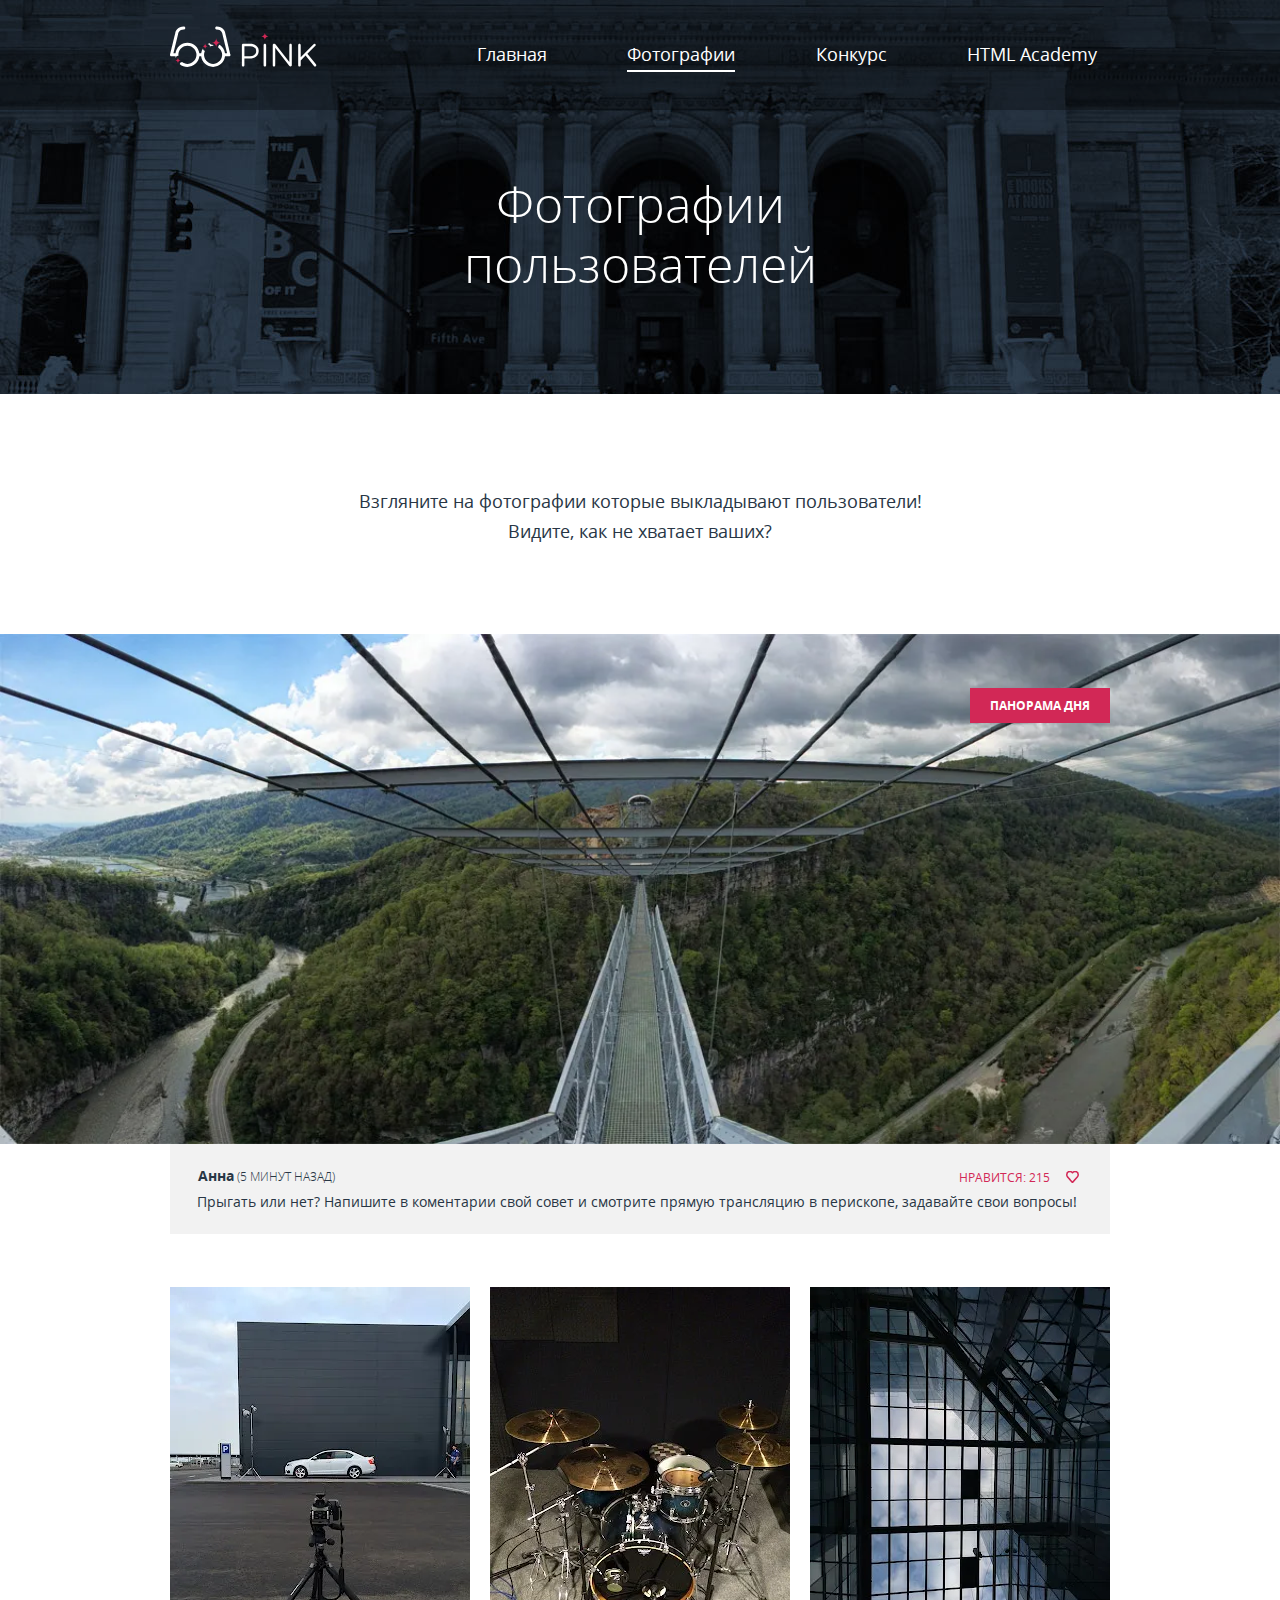
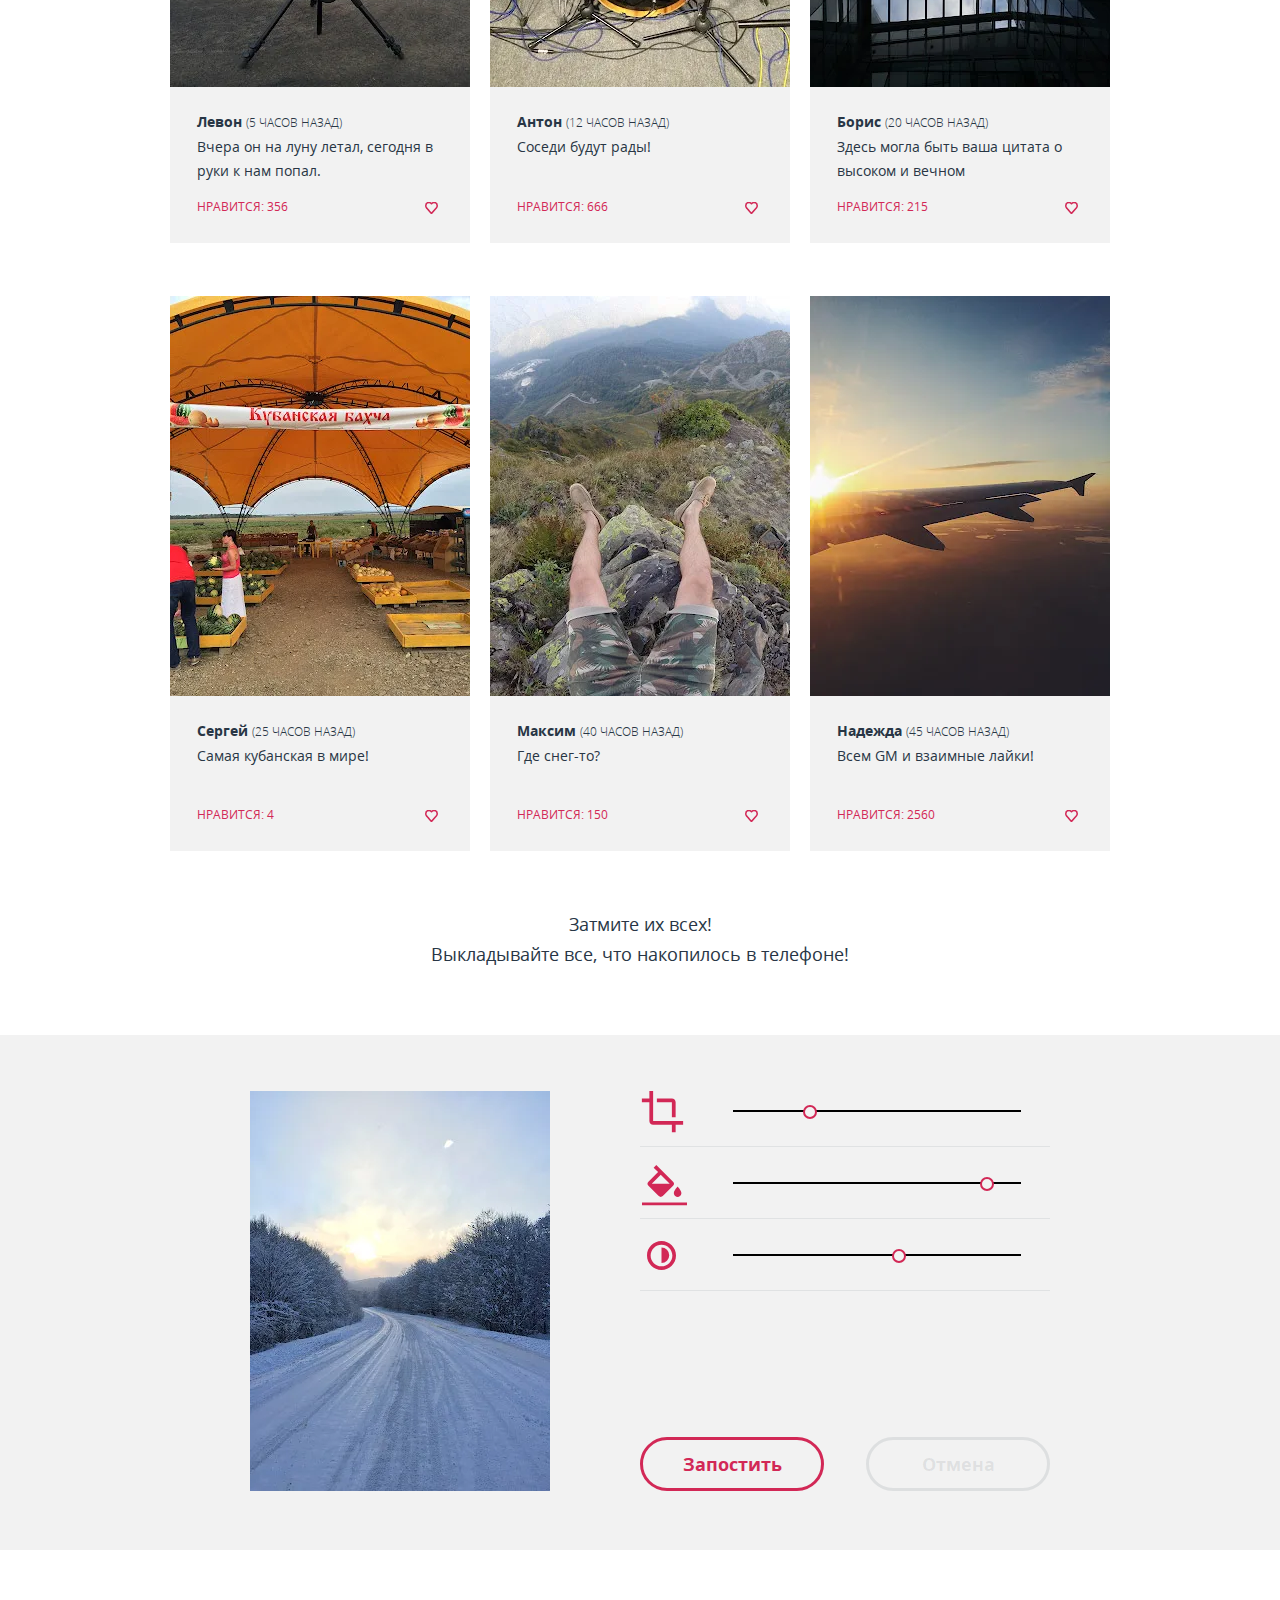
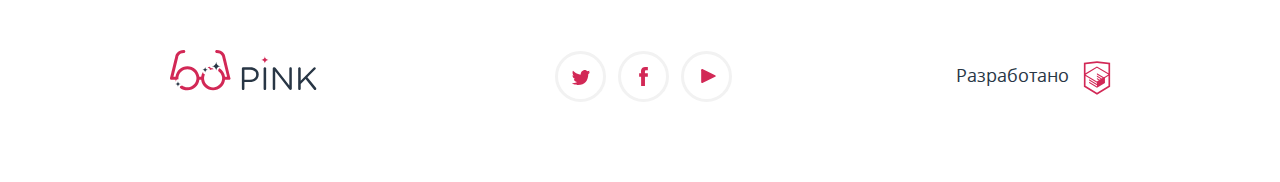
<file: demos/pink/photo.html>
<!DOCTYPE html><html lang="ru"><head><meta charset="UTF-8"><meta name="viewport" content="width=device-width,initial-scale=1"><meta http-equiv="X-UA-Compatible" content="ie=edge"><title>Пинк - фотографии пользователей</title><link rel="preload" href="css/style.min.css" as="style"><link rel="preload" href="fonts/opensans.woff2" as="font" crossorigin="anonymous"><link rel="preload" href="fonts/opensansbold.woff2" as="font" crossorigin="anonymous"><link rel="preload" href="fonts/opensanslight.woff2" as="font" crossorigin="anonymous"><link rel="stylesheet" href="css/style.min.css"></head><body><div style="display: none;"><svg xmlns="http://www.w3.org/2000/svg" xmlns:xlink="http://www.w3.org/1999/xlink"><symbol id="icon-editor-contrast" viewbox="-35.422 -7.96 31.92 31.92"><path d="M-19.462-3.96c6.595 0 11.96 5.365 11.96 11.96s-5.365 11.96-11.96 11.96-11.96-5.365-11.96-11.96 5.365-11.96 11.96-11.96m0-4c-8.814 0-15.96 7.145-15.96 15.96 0 8.813 7.146 15.96 15.96 15.96S-3.502 16.813-3.502 8c0-8.815-7.146-15.96-15.96-15.96z"></path><path d="M-19.462 16.331a8.519 8.519 0 0 0 8.52-8.52 8.518 8.518 0 0 0-8.52-8.519"></path></symbol><symbol id="icon-editor-crop" viewbox="0 0 48 48"><path fill="none" d="M0 0h48v48H0V0z"></path><path d="M34 30h4V14c0-2.21-1.79-4-4-4H18v4h16v16zm-20 4V2h-4v8H2v4h8v20c0 2.21 1.79 4 4 4h20v8h4v-8h8v-4H14z"></path></symbol><symbol id="icon-editor-diagram-fill" viewbox="22.5 69.048 253 253"><path fill="#231F20" d="M149 69.048c-69.864 0-126.5 56.636-126.5 126.5s56.636 126.5 126.5 126.5 126.5-56.636 126.5-126.5c0-69.863-56.636-126.5-126.5-126.5zm0 237.216c-60.844 0-110.167-49.323-110.167-110.167S88.156 85.93 149 85.93c60.843 0 110.167 49.323 110.167 110.167S209.843 306.264 149 306.264z"></path></symbol><symbol id="icon-editor-fill" viewbox="0 0 48 48"><path fill="none" d="M0 0h48v48H0V0z"></path><path d="M33.12 17.88L15.24 0l-2.83 2.83 4.76 4.76L6.88 17.88a3 3 0 0 0 0 4.24l11 11c.58.59 1.35.88 2.12.88s1.54-.29 2.12-.88l11-11a3 3 0 0 0 0-4.24zM10.41 20L20 10.42 29.59 20H10.41zM38 23s-4 4.33-4 7c0 2.21 1.79 4 4 4s4-1.79 4-4c0-2.67-4-7-4-7zM0 40h48v3H0z"></path></symbol><symbol id="icon-facebook" viewbox="0 0 8.673 18.944"><path d="M6.275 3.357h2.398V0H5.795C2.656.181 1.54 2.387 1.948 6.115H0v3.517h1.958v9.312h3.837V9.632h2.857V6.115H5.786c-.021-1.045-.036-2.406.489-2.758z"></path></symbol><symbol id="icon-heart" viewbox="521.939 473.064 12.545 11.99"><path fill="#d22856" d="M528.174 485.055a.737.737 0 0 1-.552-.249c-3.798-4.324-4.644-5.298-4.858-5.572h-.004a3.866 3.866 0 0 1-.821-2.373 3.803 3.803 0 0 1 3.799-3.799c.934 0 1.804.32 2.484.898a3.847 3.847 0 0 1 2.463-.898 3.803 3.803 0 0 1 3.799 3.799c0 .909-.318 1.754-.896 2.381l-4.86 5.561a.735.735 0 0 1-.554.252zm-4.245-6.706c.208.255 2.471 2.839 4.243 4.858l4.323-4.944c.34-.369.52-.86.52-1.399a2.333 2.333 0 0 0-2.33-2.331c-.729 0-1.421.344-1.9.943a.76.76 0 0 1-.585.275.727.727 0 0 1-.575-.294 2.333 2.333 0 0 0-1.887-.925 2.333 2.333 0 0 0-2.33 2.331c0 .678.275 1.171.507 1.467l.014.019z"></path></symbol><symbol id="icon-htmlacademy" viewbox="0 0 60 60"><path d="M30.2 5H30L10.3 7.1v36.2L30 55l19.7-11.7V7.1L30.2 5zm17 36.8L30 52 12.8 41.8V27l17.1 10.2V39l-11.7-7v1.8L30 40.9v1.9l-11.8-7v1.8l11.8 7 11.9-7.1v-7.6l5.3-3.2v15.1zm-.1-17l-4.7 2.8-2.2 1.3-10.3-6.1v1.8l8.8 5.3h-.1l-.2.1-1.3.7-7.3-4.3v1.8l5.8 3.4-1.4.9-4.3-2.6v1.8l2.9 1.7-2.9 1.7-17-10.1 17-10.2 17.2 10zm.1-1.8L29.9 12.8 12.8 23V9.4L30 7.6l17.2 1.8V23z"></path></symbol><symbol id="icon-mail" viewbox="0 0 17.988 13.966"><path fill="#d22856" d="M14.914 1.814C16.111.816 15.816 0 14.257 0H3.731c-1.56 0-1.854.816-.657 1.814l3.742 3.118c1.197.998 3.158.998 4.355 0l3.743-3.118z"></path><path fill="#d22856" d="M11.913 7.044A209.809 209.809 0 0 1 9.695 8.88l-.02.013a1.048 1.048 0 0 1-.235.136c-.033.015-.066.034-.1.048a1.18 1.18 0 0 1-.335.059l-.01.001h-.002l-.01-.001a1.216 1.216 0 0 1-.335-.059c-.034-.014-.068-.033-.1-.048a1.07 1.07 0 0 1-.235-.136l-.02-.013c-.022-.012-1.02-.838-2.218-1.836L2.178 3.796C.979 2.798 0 3.257 0 4.816v6.315a2.842 2.842 0 0 0 2.835 2.835h12.318a2.842 2.842 0 0 0 2.835-2.835V4.816c0-1.559-.979-2.018-2.178-1.02l-3.897 3.248z"></path></symbol><symbol id="icon-map-marker" viewbox="0 0 35.983 35.983"><circle fill="#FFF" cx="17.991" cy="17.991" r="17.991"></circle><circle fill="#D22856" cx="17.991" cy="17.991" r="7.866"></circle></symbol><symbol id="icon-menu-burger" viewbox="0 0 49.945 24.007"><path d="M1.137 0C.51 0 0 .428 0 1.01v1.981c0 .558.494 1.01 1.139 1.01H48.81c.628 0 1.138-.428 1.138-1.01V1.01c0-.558-.494-1.01-1.138-1.01H1.137zm0 10.003c-.627 0-1.137.428-1.137 1.01v1.98c0 .557.494 1.01 1.139 1.01H48.81c.628 0 1.138-.428 1.138-1.01v-1.98c0-.558-.494-1.01-1.138-1.01H1.137zm0 10.002C.51 20.005 0 20.434 0 21.016v1.981c0 .557.494 1.01 1.139 1.01H48.81c.628 0 1.138-.428 1.138-1.01v-1.981c0-.558-.494-1.011-1.138-1.011H1.137z"></path><path d="M1.137 0C.51 0 0 .428 0 1.01v1.981c0 .558.494 1.01 1.139 1.01H48.81c.628 0 1.138-.428 1.138-1.01V1.01c0-.558-.494-1.01-1.138-1.01H1.137zm0 10.003c-.627 0-1.137.428-1.137 1.01v1.98c0 .557.494 1.01 1.139 1.01H48.81c.628 0 1.138-.428 1.138-1.01v-1.98c0-.558-.494-1.01-1.138-1.01H1.137zm0 10.002C.51 20.005 0 20.434 0 21.016v1.981c0 .557.494 1.01 1.139 1.01H48.81c.628 0 1.138-.428 1.138-1.01v-1.981c0-.558-.494-1.011-1.138-1.011H1.137z"></path></symbol><symbol id="icon-menu-cross-pink" viewbox="0 0 23.867 23.867"><path fill="#d22856" d="M15.087 11.933l8.56-8.559a.75.75 0 0 0 0-1.061L21.554.22a.747.747 0 0 0-1.06 0l-8.561 8.56L3.373.22a.771.771 0 0 0-1.061 0L.22 2.313a.75.75 0 0 0 0 1.061l8.56 8.559-8.56 8.559a.751.751 0 0 0 0 1.062l2.093 2.094a.744.744 0 0 0 1.06 0l8.561-8.56 8.56 8.56a.746.746 0 0 0 1.06 0l2.093-2.094a.751.751 0 0 0 0-1.062l-8.56-8.559z"></path></symbol><symbol id="icon-menu-cross" viewbox="0 0 23.867 23.867"><path d="M15.087 11.933l8.56-8.559a.75.75 0 0 0 0-1.061L21.554.22a.747.747 0 0 0-1.06 0l-8.561 8.56L3.373.22a.771.771 0 0 0-1.061 0L.22 2.313a.75.75 0 0 0 0 1.061l8.56 8.559-8.56 8.559a.751.751 0 0 0 0 1.062l2.093 2.094a.744.744 0 0 0 1.06 0l8.561-8.56 8.56 8.56a.746.746 0 0 0 1.06 0l2.093-2.094a.751.751 0 0 0 0-1.062l-8.56-8.559z"></path></symbol><symbol id="icon-no" viewbox="0 0 26.752 26.752"><path d="M15.497 13.376L26.312 2.562A1.5 1.5 0 1 0 24.191.441L13.376 11.255 2.562.439A1.5 1.5 0 1 0 .441 2.56l10.814 10.815L.439 24.19a1.5 1.5 0 1 0 2.122 2.121l10.815-10.814L24.19 26.312c.293.293.677.439 1.061.439s.768-.146 1.061-.439a1.5 1.5 0 0 0 0-2.121L15.497 13.376z"></path></symbol><symbol id="icon-phone" viewbox="0 0 19.697 19.696"><path fill="#d22856" d="M9.848 0C6.34 0 2.823.628 1.546 1.878.488 2.918.134 4.752.016 5.913c0 0-.016.115-.016.165 0 .454.369.82.819.82.054 0 2.028-.161 3.218-.259a.503.503 0 0 0 .086-.017.821.821 0 0 0 .801-.819l.003-1.617c0-.5.407-.902.907-.902h8.027c.499 0 .907.402.907.902l.003 1.617a.82.82 0 0 0 .802.82.474.474 0 0 0 .085.017c1.19.098 3.164.259 3.217.259a.822.822 0 0 0 .822-.82c0-.05-.018-.165-.018-.165-.118-1.161-.472-2.995-1.53-4.035C16.873.628 13.356 0 9.848 0zm0 10.67a1.64 1.64 0 1 0 0 3.281 1.64 1.64 0 1 0 0-3.281zM8.616 6.975V5.951a1.024 1.024 0 1 0-2.049 0v1.024L1.03 12.888a2.054 2.054 0 0 0-.619 1.47v1.646c0 .907.734 1.643 1.641 1.643h.411v1.023a1.026 1.026 0 1 0 2.05 0v-1.023h10.669v1.023a1.025 1.025 0 1 0 2.051 0v-1.023h.411c.905 0 1.64-.735 1.64-1.643v-1.646c0-.576-.236-1.094-.618-1.47L13.13 6.975V5.951a1.025 1.025 0 1 0-2.051 0v1.024H8.616zm1.232 2.053c1.814 0 3.282 1.468 3.282 3.282s-1.468 3.282-3.282 3.282c-1.813 0-3.281-1.468-3.281-3.282s1.467-3.282 3.281-3.282z"></path></symbol><symbol id="icon-quotes" viewbox="0 0 150 150"><path fill="#efefef" d="M34.967 7.063L30.713 0C28.272 1.495 0 12.207 0 39.617c0 7.231.336 24.172 18.9 24.172 11.187 0 13.94-10.279 13.94-13.584 0-21.977-21.382-14.177-21.382-14.177 0-18.071 19.805-26.844 23.509-28.965zm43.705 0L74.418 0c-2.44 1.495-30.713 12.207-30.713 39.617 0 7.231.337 24.172 18.9 24.172 11.187 0 13.939-10.279 13.939-13.584 0-21.977-21.381-14.177-21.381-14.177.002-18.071 19.806-26.844 23.509-28.965z"></path></symbol><symbol id="icon-review-arrow-left" viewbox="0 0 21.706 41.719"><path d="M2.045 20.859L21.458 1.446A.847.847 0 0 0 20.261.248L.248 20.261a.846.846 0 0 0 0 1.197l20.013 20.013a.843.843 0 0 0 1.198 0 .847.847 0 0 0 0-1.198L2.045 20.859z"></path></symbol><symbol id="icon-review-arrow-right" viewbox="0 0 21.706 41.719"><path d="M19.661 20.859L.248 1.446A.847.847 0 0 1 1.445.248L21.458 20.26c.33.33.33.867 0 1.197L1.445 41.471a.843.843 0 0 1-1.198 0 .847.847 0 0 1 0-1.198l19.414-19.414z"></path></symbol><symbol id="icon-timer" viewbox="0 0 298 345.097"><path fill="#dedede" d="M264.568 102.055l5.355-5.355c7.717-7.717 9.124-18.938 3.126-24.935-5.997-5.997-17.217-4.59-24.934 3.127l-5.386 5.385C221.768 63.292 196.11 51.875 168 48.297v-9.583h7.658c10.914 0 19.843-8.711 19.843-19.357S186.573 0 175.659 0h-53.317C111.429 0 102.5 8.711 102.5 19.357s8.929 19.357 19.842 19.357H130v9.583C56.681 57.629 0 120.244 0 196.097c0 82.291 66.709 149 149 149 82.29 0 149-66.709 149-149 0-35.663-12.535-68.394-33.432-94.042zM149 306.264c-60.844 0-110.167-49.323-110.167-110.167S88.156 85.93 149 85.93c60.843 0 110.167 49.323 110.167 110.167S209.843 306.264 149 306.264z"></path></symbol><symbol id="icon-twitter" viewbox="0 0 17.5 14.663"><path fill-rule="evenodd" clip-rule="evenodd" d="M11.283.153c1.736-.485 3.074.263 3.685 1.151.694-.226 1.372-.47 2.072-.691-.004.841-.538 1.478-.883 1.727.704.166 1.343-.48 1.343-.48-.175.976-1.035 1.746-1.611 1.977-.239 6.592-3.272 10.956-10.382 10.823h-.46c-.422 0-4.29-.45-5.047-1.843 2.341.192 4.011-.412 4.835-1.15-.989-.293-2.761-.464-3.07-2.881.362.105.583.223 1.228.117C1.757 8.067.385 7.366.461 5.218c.294.32 1.1.523 1.381.461C1.117 5.444-.188 2.398.921.843 2.794 2.654 4.769 4.364 8.29 4.528 8.506 2.288 9.461.787 11.283.153z"></path></symbol><symbol id="icon-yes" viewbox="-82.357 4.875 21.698 16.09"><path d="M-60.953 5.167a.999.999 0 0 0-1.414 0L-75.75 18.551l-4.9-4.9a.999.999 0 1 0-1.414 1.414l5.607 5.607a.997.997 0 0 0 1.414 0l14.09-14c.391-.481.391-1.114 0-1.505z"></path></symbol><symbol id="icon-youtube" viewbox="0 0 14.64 13.96"><path d="M1.775 13.78C.799 14.257 0 13.758 0 12.671V1.29C0 .202.799-.295 1.775.181l12.133 5.932c.975.478.975 1.258 0 1.736L1.775 13.78z"></path></symbol></svg></div><header class="header header--small header--close header--no-js-small"><div class="header__inner"><nav class="main-navigation main-navigation--close main-navigation--no-js"><div class="main-navigation__wrapper"><a class="logo main-navigation__logo" href="index.html"><svg width="150" height="47" viewBox="0 0 150 40"><g class="logo__img logo__img--tablet" fill="#ffffff"><path d="M71.874,18.661c0-0.708,0.58-1.288,1.256-1.288h7.18c5.087,0,8.436,2.704,8.436,7.146v0.064 c0,4.861-4.057,7.373-8.854,7.373h-5.475v6.825c0,0.708-0.58,1.288-1.288,1.288c-0.676,0-1.256-0.58-1.256-1.288V18.661z M79.988,29.641c3.734,0,6.182-1.996,6.182-4.959v-0.063c0-3.22-2.414-4.894-6.053-4.894h-5.699v9.917H79.988L79.988,29.641z"></path><path d="M93.603,18.5c0-0.708,0.579-1.288,1.255-1.288c0.709,0,1.288,0.58,1.288,1.288v20.283 c0,0.708-0.579,1.287-1.288,1.287c-0.676,0-1.255-0.579-1.255-1.287V18.5z"></path><path d="M102.744,18.532c0-0.676,0.58-1.256,1.256-1.256h0.354c0.58,0,0.935,0.29,1.288,0.74l13.684,17.45V18.468 c0-0.676,0.547-1.256,1.256-1.256c0.676,0,1.224,0.58,1.224,1.256v20.349c0,0.676-0.481,1.19-1.158,1.19h-0.129c-0.548,0-0.935-0.321-1.319-0.772l-13.975-17.868v17.45c0,0.676-0.547,1.256-1.256,1.256c-0.676,0-1.223-0.58-1.223-1.256V18.532 H102.744z"></path><path d="M128.173,18.5c0-0.708,0.58-1.288,1.257-1.288c0.708,0,1.286,0.58,1.286,1.288v12.331l12.848-13.168 c0.29-0.257,0.579-0.451,0.998-0.451c0.676,0,1.225,0.612,1.225,1.256c0,0.354-0.162,0.644-0.42,0.901l-7.984,7.92l8.564,10.561 c0.225,0.291,0.354,0.547,0.354,0.935c0,0.676-0.578,1.288-1.286,1.288c-0.483,0-0.806-0.258-1.03-0.58l-8.402-10.463l-4.863,4.861 v4.894c0,0.708-0.578,1.288-1.286,1.288c-0.677,0-1.257-0.58-1.257-1.288V18.5H128.173z"></path><path d="M60.498,28.266"></path><path d="M60.462,28.016c-0.002-0.009-5.175-21.365-5.175-21.365C54.926,4.303,52.694,0,46.688,0 c-0.829,0-1.5,0.671-1.5,1.5s0.671,1.5,1.5,1.5c4.856,0,5.575,3.729,5.639,4.143l4.767,19.701h-2.073 c-0.742-5.927-5.802-10.531-11.927-10.531s-11.186,4.604-11.927,10.531h-1.82c-0.741-5.927-5.802-10.531-11.927-10.531 S6.235,20.917,5.493,26.844H3.42L8.187,7.143C8.25,6.729,8.97,3,13.826,3c0.829,0,1.5-0.671,1.5-1.5S14.655,0,13.826,0 C7.82,0,5.588,4.303,5.227,6.651c0,0-5.173,21.356-5.175,21.365c-0.266,1.109,0.531,1.826,1.426,1.826 c0.012,0,0.023,0.004,0.036,0.004h3.982c0.741,5.926,5.802,10.53,11.927,10.53s11.185-4.604,11.927-10.53h1.814 c0.742,5.926,5.802,10.53,11.927,10.53s11.186-4.604,11.927-10.53H59c0.012,0,0.023-0.004,0.036-0.004 C59.931,29.842,60.728,29.125,60.462,28.016z M26.315,29.844c-0.715,4.272-4.421,7.531-8.896,7.531c-4.475,0-8.18-3.259-8.896-7.531 c-0.082-0.488-0.135-0.988-0.135-1.5s0.053-1.011,0.135-1.5c0.715-4.271,4.421-7.531,8.896-7.531c4.475,0,8.18,3.26,8.896,7.531 c0.082,0.489,0.135,0.988,0.135,1.5S26.397,29.355,26.315,29.844z M51.99,29.844c-0.716,4.272-4.421,7.531-8.896,7.531 c-4.475,0-8.181-3.259-8.896-7.531c-0.082-0.488-0.135-0.988-0.135-1.5s0.053-1.011,0.135-1.5c0.716-4.271,4.421-7.531,8.896-7.531 c4.475,0,8.181,3.26,8.896,7.531c0.082,0.489,0.135,0.988,0.135,1.5S52.072,29.355,51.99,29.844z"></path></g><g class="logo__img logo__img--mobile" fill="#ffffff"><path d="M0,1.449c0-0.708,0.58-1.288,1.256-1.288h7.18c5.087,0,8.436,2.704,8.436,7.147v0.064 c0,4.861-4.057,7.373-8.854,7.373H2.544v6.825c0,0.708-0.58,1.288-1.288,1.288C0.58,22.859,0,22.279,0,21.571V1.449z M8.114,12.428 c3.734,0,6.182-1.996,6.182-4.958V7.405c0-3.22-2.415-4.894-6.054-4.894H2.544v9.917H8.114z"></path><path d="M21.729,1.288C21.729,0.58,22.308,0,22.983,0c0.709,0,1.288,0.58,1.288,1.288v20.283 c0,0.708-0.579,1.288-1.288,1.288c-0.676,0-1.255-0.58-1.255-1.288V1.288z"></path><path d="M30.87,1.32c0-0.676,0.579-1.256,1.256-1.256h0.354c0.58,0,0.934,0.29,1.288,0.74l13.684,17.45V1.256 C47.451,0.58,47.998,0,48.707,0c0.676,0,1.223,0.58,1.223,1.256v20.348c0,0.676-0.482,1.191-1.158,1.191h-0.129 c-0.548,0-0.934-0.322-1.32-0.772L33.349,4.153v17.45c0,0.676-0.547,1.256-1.255,1.256c-0.677,0-1.224-0.58-1.224-1.256V1.32z"></path><path d="M56.3,1.288C56.3,0.58,56.879,0,57.556,0c0.708,0,1.287,0.58,1.287,1.288v12.331L71.689,0.451 C71.979,0.193,72.269,0,72.688,0c0.676,0,1.224,0.612,1.224,1.256c0,0.354-0.161,0.644-0.419,0.901l-7.984,7.92l8.564,10.561 c0.225,0.29,0.354,0.547,0.354,0.934c0,0.676-0.579,1.288-1.287,1.288c-0.483,0-0.806-0.258-1.03-0.58l-8.403-10.463l-4.862,4.861 v4.894c0,0.708-0.579,1.288-1.287,1.288c-0.677,0-1.256-0.58-1.256-1.288V1.288z"></path></g><g class="logo__img logo__img--desktop" fill="#ffffff"><path d="M71.874,18.661c0-0.708,0.58-1.288,1.256-1.288h7.18c5.087,0,8.436,2.704,8.436,7.146v0.064 c0,4.861-4.057,7.373-8.854,7.373h-5.475v6.825c0,0.708-0.58,1.288-1.288,1.288c-0.676,0-1.256-0.58-1.256-1.288V18.661z M79.988,29.641c3.734,0,6.182-1.996,6.182-4.959v-0.063c0-3.22-2.414-4.894-6.053-4.894h-5.699v9.917H79.988L79.988,29.641z"></path><path d="M93.603,18.5c0-0.708,0.579-1.288,1.255-1.288c0.709,0,1.288,0.58,1.288,1.288v20.283 c0,0.708-0.579,1.287-1.288,1.287c-0.676,0-1.255-0.579-1.255-1.287V18.5z"></path><path d="M102.744,18.532c0-0.676,0.58-1.256,1.256-1.256h0.354c0.58,0,0.935,0.29,1.288,0.74l13.684,17.45V18.468 c0-0.676,0.547-1.256,1.256-1.256c0.676,0,1.224,0.58,1.224,1.256v20.349c0,0.676-0.481,1.19-1.158,1.19h-0.129c-0.548,0-0.935-0.321-1.319-0.772l-13.975-17.868v17.45c0,0.676-0.547,1.256-1.256,1.256c-0.676,0-1.223-0.58-1.223-1.256V18.532 H102.744z"></path><path d="M128.173,18.5c0-0.708,0.58-1.288,1.257-1.288c0.708,0,1.286,0.58,1.286,1.288v12.331l12.848-13.168 c0.29-0.257,0.579-0.451,0.998-0.451c0.676,0,1.225,0.612,1.225,1.256c0,0.354-0.162,0.644-0.42,0.901l-7.984,7.92l8.564,10.561 c0.225,0.291,0.354,0.547,0.354,0.935c0,0.676-0.578,1.288-1.286,1.288c-0.483,0-0.806-0.258-1.03-0.58l-8.402-10.463l-4.863,4.861 v4.894c0,0.708-0.578,1.288-1.286,1.288c-0.677,0-1.257-0.58-1.257-1.288V18.5H128.173z"></path><path d="M43.094,19.313c0.246,0,0.489,0.014,0.73,0.033c-0.437-0.728-1.227-1.221-2.136-1.221 c-0.877,0-1.614-0.568-1.884-1.354c-0.727,0.208-1.425,0.482-2.089,0.816c0.062,0.017,0.122,0.038,0.188,0.038c1.104,0,2,0.896,2,2 c0,0.096-0.015,0.188-0.028,0.281C40.875,19.524,41.959,19.313,43.094,19.313z"></path><path d="M60.462,28.016c-0.002-0.009-5.175-21.365-5.175-21.365C54.926,4.303,52.694,0,46.688,0 c-0.829,0-1.5,0.671-1.5,1.5s0.671,1.5,1.5,1.5c4.856,0,5.575,3.729,5.639,4.143l4.767,19.701h-2.073 c-0.445-3.557-2.453-6.628-5.305-8.522c-0.897,0.379-1.529,1.269-1.529,2.303c0,0.088-0.015,0.171-0.026,0.256 c1.991,1.358,3.415,3.489,3.829,5.964c0.082,0.489,0.135,0.988,0.135,1.5s-0.053,1.012-0.135,1.5 c-0.716,4.272-4.421,7.531-8.896,7.531c-4.475,0-8.181-3.259-8.896-7.531c-0.082-0.488-0.135-0.988-0.135-1.5 s0.053-1.011,0.135-1.5c0.147-0.878,0.427-1.711,0.808-2.483c-1.034-0.078-1.852-0.932-1.852-1.985 c0-0.189-0.077-0.357-0.192-0.489c-0.938,1.469-1.569,3.15-1.795,4.958h-1.82c-0.741-5.927-5.802-10.531-11.927-10.531 S6.235,20.917,5.493,26.844H3.42L8.187,7.143C8.25,6.729,8.97,3,13.826,3c0.829,0,1.5-0.671,1.5-1.5S14.655,0,13.826,0 C7.82,0,5.588,4.303,5.227,6.651c0,0-5.173,21.356-5.175,21.365c-0.266,1.109,0.531,1.826,1.426,1.826 c0.012,0,0.023,0.004,0.036,0.004h3.982c0.079,0.628,0.215,1.237,0.387,1.831c0.059-0.106,0.102-0.224,0.102-0.354 c0-1.104,0.896-2,2-2c0.166,0,0.324,0.025,0.478,0.063c-0.043-0.343-0.074-0.688-0.074-1.042c0-0.512,0.053-1.011,0.135-1.5 c0.715-4.271,4.421-7.531,8.896-7.531s8.18,3.26,8.896,7.531c0.082,0.489,0.135,0.988,0.135,1.5s-0.053,1.012-0.135,1.5 c-0.715,4.272-4.421,7.531-8.896,7.531c-2.022,0-3.883-0.67-5.386-1.794c-0.35,0.302-0.8,0.491-1.299,0.491 c-0.413,0-0.749,0.336-0.749,0.748c0,0.29-0.065,0.564-0.176,0.812c2.075,1.708,4.722,2.743,7.614,2.743 c6.125,0,11.185-4.604,11.927-10.53h1.814c0.742,5.926,5.802,10.53,11.927,10.53s11.186-4.604,11.927-10.53H59 c0.012,0,0.023-0.004,0.036-0.004C59.931,29.842,60.728,29.125,60.462,28.016z"></path><g><path fill="#d22856" d="M98.498,9.875c-2.002,0-3.623-1.623-3.623-3.624c0,2.001-1.623,3.624-3.625,3.624 c2.002,0,3.625,1.623,3.625,3.624C94.875,11.498,96.496,9.875,98.498,9.875z"></path><path fill="#d22856" d="M50.686,16.125c-2.485,0-4.499-2.014-4.499-4.499c0,2.485-2.014,4.499-4.499,4.499 c2.485,0,4.499,2.014,4.499,4.499C46.187,18.139,48.2,16.125,50.686,16.125z"></path><path fill="#d22856" d="M37.904,19.626c-1.519,0-2.749-1.23-2.749-2.749c0,1.519-1.23,2.749-2.749,2.749 c1.519,0,2.749,1.229,2.749,2.749C35.155,20.855,36.386,19.626,37.904,19.626z"></path><path fill="#d22856" d="M10.734,34.072c-1.519,0-2.749-1.23-2.749-2.75c0,1.52-1.23,2.75-2.749,2.75 c1.519,0,2.749,1.229,2.749,2.748C7.985,35.303,9.215,34.072,10.734,34.072z"></path></g></g></svg> </a><button class="main-navigation__toggle main-navigation__toggle--no-js">Открыть меню <svg class="main-navigation__toggle-icon main-navigation__toggle-icon--cross main-navigation__toggle-icon--close" width="23" height="23"><use xlink:href="#icon-menu-cross"></use></svg> <svg class="main-navigation__toggle-icon main-navigation__toggle-icon--burger" width="50" height="30"><use xlink:href="#icon-menu-burger"></use></svg></button></div><ul class="main-navigation__list main-navigation__list--close main-navigation__list--no-js"><li class="main-navigation__item"><a href="index.html">Главная</a></li><li class="main-navigation__item main-navigation__item--active"><a href="">Фотографии</a></li><li class="main-navigation__item"><a href="form.html">Конкурс</a></li><li class="main-navigation__item"><a href="https://htmlacademy.ru/">HTML Academy</a></li></ul></nav></div><section class="promo promo--small"><div class="promo__inner promo__inner--small"><h1 class="visually-hidden">Фотоальбом Пинк</h1><p class="promo__title promo__title--small">Фотографии пользователей</p></div></section></header><main class="photo-main"><p class="photo-main__text">Взгляните на фотографии которые выкладывают пользователи! Видите, как не хватает ваших?</p><section class="users-photos"><h2 class="visually-hidden">Фотографии пользователей</h2><article class="photo-item photo-item--pan"><h3 class="visually-hidden">Фотография пользователя</h3><a class="photo-item__link" href="#"><picture><source type="image/webp" media="(min-width: 960px)" srcset="img/panorama-desktop@1x.webp, img/panorama-desktop@2x.webp 2x"><source type="image/webp" media="(min-width: 660px)" srcset="img/panorama-tablet@1x.webp, img/panorama-tablet@2x.webp 2x"><source type="image/webp" srcset="img/panorama-mobile@1x.webp, img/panorama-mobile@2x.webp 2x"><source media="(min-width: 960px)" srcset="img/panorama-desktop@1x.jpg, img/panorama-desktop@2x.jpg 2x"><source media="(min-width: 660px)" srcset="img/panorama-tablet@1x.jpg, img/panorama-tablet@2x.jpg 2x"><img class="photo-item__img photo-item__img--pan" src="img/panorama-mobile@1x.jpg" srcset="img/panorama-mobile@2x.jpg 2x" width="320" height="138" alt="Фотография"></picture></a><div class="photo-item__description photo-item__description--pan"><p class="photo-item__author photo-item__author--pan">Анна<time class="photo-item__time" datetime="2019-04-04T23:59:59"> (5 минут назад)</time></p><p class="photo-item__comment photo-item__comment--pan">Прыгать или нет? Напишите в коментарии свой совет и смотрите прямую трансляцию в перископе, задавайте свои вопросы!</p><p class="photo-item__likes photo-item__likes--pan">Нравится: 215</p></div></article><div class="users-photos__inner"><article class="photo-item"><h3 class="visually-hidden">Фотография пользователя</h3><a class="photo-item__link" href="#"><picture><source type="image/webp" media="(min-width: 960px)" srcset="img/photo-car-desktop@1x.webp, img/photo-car-desktop@2x.webp 2x"><source type="image/webp" media="(min-width: 660px)" srcset="img/photo-car-tablet@1x.webp, img/photo-car-tablet@2x.webp 2x"><source type="image/webp" srcset="img/photo-car-mobile@1x.webp, img/photo-car-mobile@2x.webp 2x"><source media="(min-width: 960px)" srcset="img/photo-car-desktop@1x.jpg, img/photo-car-desktop@2x.jpg 2x"><source media="(min-width: 660px)" srcset="img/photo-car-tablet@1x.jpg, img/photo-car-tablet@2x.jpg 2x"><img class="photo-item__img" src="img/photo-car-mobile@1x.jpg" srcset="img/photo-car-mobile@2x.jpg 2x" width="280" height="180" alt="Фотография"></picture></a><div class="photo-item__description"><p class="photo-item__author">Левон <time class="photo-item__time" datetime="2019-04-04T23:59:59">(5 часов назад)</time></p><p class="photo-item__comment">Вчера он на луну летал, сегодня в руки к нам попал.</p><p class="photo-item__likes">Нравится: 356</p></div></article><article class="photo-item"><h3 class="visually-hidden">Фотография пользователя</h3><a class="photo-item__link" href="#"><picture><source type="image/webp" media="(min-width: 960px)" srcset="img/photo-drumset-desktop@1x.webp, img/photo-drumset-desktop@2x.webp 2x"><source type="image/webp" media="(min-width: 660px)" srcset="img/photo-drumset-tablet@1x.webp, img/photo-drumset-tablet@2x.webp 2x"><source type="image/webp" srcset="img/photo-drumset-mobile@1x.webp, img/photo-drumset-mobile@2x.webp 2x"><source media="(min-width: 960px)" srcset="img/photo-drumset-desktop@1x.jpg, img/photo-drumset-desktop@2x.jpg 2x"><source media="(min-width: 660px)" srcset="img/photo-drumset-tablet@1x.jpg, img/photo-drumset-tablet@2x.jpg 2x"><img class="photo-item__img" src="img/photo-drumset-mobile@1x.jpg" srcset="img/photo-drumset-mobile@2x.jpg 2x" width="280" height="180" alt="Фотография"></picture></a><div class="photo-item__description"><p class="photo-item__author">Антон <time class="photo-item__time" datetime="2019-04-04T23:59:59">(12 часов назад)</time></p><p class="photo-item__comment">Соседи будут рады!</p><p class="photo-item__likes">Нравится: 666</p></div></article><article class="photo-item"><h3 class="visually-hidden">Фотография пользователя</h3><a class="photo-item__link" href="#"><picture><source type="image/webp" media="(min-width: 960px)" srcset="img/photo-window-desktop@1x.webp, img/photo-window-desktop@2x.webp 2x"><source type="image/webp" media="(min-width: 660px)" srcset="img/photo-window-tablet@1x.webp, img/photo-window-tablet@2x.webp 2x"><source type="image/webp" srcset="img/photo-window-mobile@1x.webp, img/photo-window-mobile@2x.webp 2x"><source media="(min-width: 960px)" srcset="img/photo-window-desktop@1x.jpg, img/photo-window-desktop@2x.jpg 2x"><source media="(min-width: 660px)" srcset="img/photo-window-tablet@1x.jpg, img/photo-window-tablet@2x.jpg 2x"><img class="photo-item__img" src="img/photo-window-mobile@1x.jpg" srcset="img/photo-window-mobile@2x.jpg 2x" width="280" height="180" alt="Фотография"></picture></a><div class="photo-item__description"><p class="photo-item__author">Борис <time class="photo-item__time" datetime="2019-04-04T23:59:59">(20 часов назад)</time></p><p class="photo-item__comment">Здесь могла быть ваша цитата о высоком и вечном</p><p class="photo-item__likes">Нравится: 215</p></div></article><article class="photo-item"><h3 class="visually-hidden">Фотография пользователя</h3><a class="photo-item__link" href="#"><picture><source type="image/webp" media="(min-width: 960px)" srcset="img/photo-fair-desktop@1x.webp, img/photo-fair-desktop@2x.webp 2x"><source type="image/webp" media="(min-width: 660px)" srcset="img/photo-fair-tablet@1x.webp, img/photo-fair-tablet@2x.webp 2x"><source type="image/webp" srcset="img/photo-fair-mobile@1x.webp, img/photo-fair-mobile@2x.webp 2x"><source media="(min-width: 960px)" srcset="img/photo-fair-desktop@1x.jpg, img/photo-fair-desktop@2x.jpg 2x"><source media="(min-width: 660px)" srcset="img/photo-fair-tablet@1x.jpg, img/photo-fair-tablet@2x.jpg 2x"><img class="photo-item__img" src="img/photo-fair-mobile@1x.jpg" srcset="img/photo-fair-mobile@2x.jpg 2x" width="280" height="180" alt="Фотография"></picture></a><div class="photo-item__description"><p class="photo-item__author">Сергей <time class="photo-item__time" datetime="2019-04-04T23:59:59">(25 часов назад)</time></p><p class="photo-item__comment">Самая кубанская в мире!</p><p class="photo-item__likes">Нравится: 4</p></div></article><article class="photo-item"><h3 class="visually-hidden">Фотография пользователя</h3><a class="photo-item__link" href="#"><picture><source type="image/webp" media="(min-width: 960px)" srcset="img/photo-pov-desktop@1x.webp, img/photo-pov-desktop@2x.webp 2x"><source type="image/webp" media="(min-width: 660px)" srcset="img/photo-pov-tablet@1x.webp, img/photo-pov-tablet@2x.webp 2x"><source type="image/webp" srcset="img/photo-pov-mobile@1x.webp, img/photo-pov-mobile@2x.webp 2x"><source media="(min-width: 960px)" srcset="img/photo-pov-desktop@1x.jpg, img/photo-pov-desktop@2x.jpg 2x"><source media="(min-width: 660px)" srcset="img/photo-pov-tablet@1x.jpg, img/photo-pov-tablet@2x.jpg 2x"><img class="photo-item__img" src="img/photo-pov-mobile@1x.jpg" srcset="img/photo-pov-mobile@2x.jpg 2x" width="280" height="180" alt="Фотография"></picture></a><div class="photo-item__description"><p class="photo-item__author">Максим <time class="photo-item__time" datetime="2019-04-04T23:59:59">(40 часов назад)</time></p><p class="photo-item__comment">Где снег-то?</p><p class="photo-item__likes">Нравится: 150</p></div></article><article class="photo-item"><h3 class="visually-hidden">Фотография пользователя</h3><a class="photo-item__link" href="#"><picture><source type="image/webp" media="(min-width: 960px)" srcset="img/photo-wing-desktop@1x.webp, img/photo-wing-desktop@2x.webp 2x"><source type="image/webp" media="(min-width: 660px)" srcset="img/photo-wing-tablet@1x.webp, img/photo-wing-tablet@2x.webp 2x"><source type="image/webp" srcset="img/photo-wing-mobile@1x.webp, img/photo-wing-mobile@2x.webp 2x"><source media="(min-width: 960px)" srcset="img/photo-wing-desktop@1x.jpg, img/photo-wing-desktop@2x.jpg 2x"><source media="(min-width: 660px)" srcset="img/photo-wing-tablet@1x.jpg, img/photo-wing-tablet@2x.jpg 2x"><img class="photo-item__img" src="img/photo-wing-mobile@1x.jpg" srcset="img/photo-wing-mobile@2x.jpg 2x" width="280" height="180" alt="Фотография"></picture></a><div class="photo-item__description"><p class="photo-item__author">Надежда <time class="photo-item__time" datetime="2019-04-04T23:59:59">(45 часов назад)</time></p><p class="photo-item__comment">Всем GM и взаимные лайки!</p><p class="photo-item__likes">Нравится: 2560</p></div></article></div></section><section class="image-upload"><h2 class="visually-hidden">Загрузка фотографий</h2><p class="image-upload__text">Затмите их всех!</p><p class="image-upload__text">Выкладывайте все, что накопилось в телефоне!</p><form class="image-upload__form" action="https://echo.htmlacademy.ru" method="post"><div class="image-upload__inner"><picture><source type="image/webp" media="(min-width: 960px)" srcset="img/photo-road-desktop@1x.webp, img/photo-road-desktop@2x.webp 2x"><source type="image/webp" media="(min-width: 660px)" srcset="img/photo-road-tablet@1x.webp, img/photo-road-tablet@2x.webp 2x"><source type="image/webp" srcset="img/photo-road-mobile@1x.webp, img/photo-road-mobile@2x.webp 2x"><source media="(min-width: 960px)" srcset="img/photo-road-desktop@1x.jpg, img/photo-road-desktop@2x.jpg 2x"><source media="(min-width: 660px)" srcset="img/photo-road-tablet@1x.jpg, img/photo-road-tablet@2x.jpg 2x"><img class="image-upload__img" src="img/photo-road-mobile@1x.jpg" srcset="img/photo-road-mobile@2x.jpg 2x" alt="Фотография дороги"></picture><div class="image-upload__container"><ul class="image-upload__filters-list"><li class="image-upload__filter-item"><input class="visually-hidden image-upload__radio-input image-upload__radio-input--checked" type="radio" name="filter" value="crop" id="crop" checked=""> <label class="image-upload__radio-label image-upload__radio-label--crop" for="crop"><svg class="image-upload__icon image-upload__icon--active" width="49" height="49"><use xlink:href="#icon-editor-crop"></use></svg> <span class="visually-hidden">Обрезка</span></label></li><li class="image-upload__filter-item"><input class="visually-hidden image-upload__radio-input" type="radio" name="filter" value="fill" id="fill"> <label class="image-upload__radio-label image-upload__radio-label--fill" for="fill"><svg class="image-upload__icon" width="48" height="48"><use xlink:href="#icon-editor-fill"></use></svg> <span class="visually-hidden">Заливка</span></label></li><li class="image-upload__filter-item"><input class="visually-hidden image-upload__radio-input" type="radio" name="filter" value="contrast" id="contrast"> <label class="image-upload__radio-label image-upload__radio-label--contrast" for="contrast"><svg class="image-upload__icon" width="32" height="32"><use xlink:href="#icon-editor-contrast"></use></svg> <span class="visually-hidden">Контрастность</span></label></li></ul><ul class="image-upload__range-list"><li class="image-upload__range-item image-upload__range-item--active"><div class="image-upload__range-scale"><div class="image-upload__range-toggle"></div></div></li><li class="image-upload__range-item"><div class="image-upload__range-scale"><div class="image-upload__range-toggle"></div></div></li><li class="image-upload__range-item"><div class="image-upload__range-scale"><div class="image-upload__range-toggle"></div></div></li></ul><div class="image-upload__buttons-container"><button class="button button--post image-upload__button" type="submit">Запостить</button> <button class="button button--reset image-upload__button" type="reset">Отмена</button></div></div></div></form></section><footer class="footer footer--foto"><a class="logo footer__logo" href="index.html"><svg width="147" height="50"><g class="logo__img logo__img--footer-mobile" fill="#283645"><path d="M71.874,18.661c0-0.708,0.58-1.288,1.256-1.288h7.18c5.087,0,8.436,2.704,8.436,7.146v0.063 c0,4.86-4.057,7.373-8.854,7.373h-5.475v6.825c0,0.708-0.58,1.287-1.289,1.287c-0.676,0-1.256-0.58-1.256-1.287L71.874,18.661 L71.874,18.661z M79.988,29.641c3.734,0,6.182-1.996,6.182-4.959v-0.062c0-3.221-2.414-4.894-6.053-4.894h-5.699v9.917h5.57V29.641 z"></path><path d="M93.603,18.5c0-0.708,0.579-1.288,1.255-1.288c0.709,0,1.288,0.58,1.288,1.288v20.283 c0,0.708-0.579,1.287-1.288,1.287c-0.676,0-1.255-0.579-1.255-1.287V18.5z"></path><path d="M102.744,18.532c0-0.676,0.58-1.256,1.256-1.256h0.354c0.58,0,0.935,0.29,1.288,0.74l13.684,17.45V18.468 c0-0.676,0.547-1.256,1.256-1.256c0.676,0,1.225,0.58,1.225,1.256v20.349c0,0.677-0.48,1.19-1.158,1.19h-0.129 c-0.548,0-0.936-0.321-1.318-0.772l-13.976-17.867v17.449c0,0.677-0.547,1.257-1.257,1.257c-0.676,0-1.223-0.58-1.223-1.257V18.532 H102.744z"></path><path d="M128.173,18.5c0-0.708,0.58-1.288,1.257-1.288c0.708,0,1.286,0.58,1.286,1.288v12.331l12.848-13.16 c0.29-0.257,0.579-0.451,0.998-0.451c0.676,0,1.225,0.612,1.225,1.256c0,0.354-0.162,0.644-0.42,0.901l-7.984,7.92l8.564,10.561 c0.225,0.291,0.354,0.547,0.354,0.936c0,0.676-0.577,1.288-1.285,1.288c-0.482,0-0.807-0.259-1.03-0.58l-8.401-10.464l-4.863,4.861 v4.895c0,0.708-0.578,1.288-1.286,1.288c-0.677,0-1.257-0.58-1.257-1.288V18.5H128.173z"></path><path fill="#FFFFFF" d="M60.498,28.266"></path><path fill="#D22856" d="M60.462,28.016c-0.002-0.009-5.175-21.365-5.175-21.365C54.926,4.303,52.694,0,46.688,0 c-0.829,0-1.5,0.671-1.5,1.5s0.671,1.5,1.5,1.5c4.856,0,5.575,3.729,5.639,4.143l4.767,19.701h-2.073 c-0.742-5.927-5.802-10.531-11.927-10.531s-11.186,4.604-11.927,10.531h-1.82c-0.741-5.927-5.802-10.531-11.927-10.531 S6.235,20.917,5.493,26.844H3.42L8.187,7.143C8.25,6.729,8.97,3,13.826,3c0.829,0,1.5-0.671,1.5-1.5S14.655,0,13.826,0 C7.82,0,5.588,4.303,5.227,6.651c0,0-5.173,21.356-5.175,21.365c-0.266,1.109,0.531,1.826,1.426,1.826 c0.012,0,0.023,0.004,0.036,0.004h3.982c0.741,5.926,5.802,10.53,11.927,10.53s11.185-4.604,11.927-10.53h1.814 c0.742,5.926,5.802,10.53,11.927,10.53s11.186-4.604,11.927-10.53H59c0.012,0,0.023-0.004,0.036-0.004 C59.931,29.842,60.728,29.125,60.462,28.016z M26.315,29.844c-0.715,4.272-4.421,7.531-8.896,7.531s-8.18-3.259-8.896-7.531 c-0.082-0.488-0.135-0.988-0.135-1.5s0.053-1.011,0.135-1.5c0.715-4.271,4.421-7.531,8.896-7.531s8.18,3.26,8.896,7.531 c0.082,0.489,0.135,0.988,0.135,1.5S26.397,29.355,26.315,29.844z M51.99,29.844c-0.716,4.272-4.421,7.531-8.896,7.531 c-4.475,0-8.181-3.259-8.896-7.531c-0.082-0.488-0.135-0.988-0.135-1.5s0.053-1.011,0.135-1.5c0.716-4.271,4.421-7.531,8.896-7.531 c4.475,0,8.181,3.26,8.896,7.531c0.082,0.489,0.135,0.988,0.135,1.5S52.072,29.355,51.99,29.844z"></path></g><g class="logo__img logo__img--footer-desktop" fill="#283645"><path d="M71.874,18.661c0-0.708,0.58-1.288,1.256-1.288h7.18c5.087,0,8.436,2.704,8.436,7.146v0.063 c0,4.86-4.057,7.373-8.854,7.373h-5.475v6.825c0,0.708-0.58,1.287-1.289,1.287c-0.676,0-1.256-0.58-1.256-1.287L71.874,18.661 L71.874,18.661z M79.988,29.641c3.734,0,6.182-1.996,6.182-4.959v-0.062c0-3.221-2.414-4.894-6.053-4.894h-5.699v9.917h5.57V29.641 z"></path><path d="M93.603,18.5c0-0.708,0.579-1.288,1.255-1.288c0.709,0,1.288,0.58,1.288,1.288v20.283 c0,0.708-0.579,1.287-1.288,1.287c-0.676,0-1.255-0.579-1.255-1.287V18.5z"></path><path d="M102.744,18.532c0-0.676,0.58-1.256,1.256-1.256h0.354c0.58,0,0.935,0.29,1.288,0.74l13.684,17.45V18.468 c0-0.676,0.547-1.256,1.256-1.256c0.676,0,1.225,0.58,1.225,1.256v20.349c0,0.677-0.48,1.19-1.158,1.19h-0.129 c-0.548,0-0.936-0.321-1.318-0.772l-13.976-17.867v17.449c0,0.677-0.547,1.257-1.257,1.257c-0.676,0-1.223-0.58-1.223-1.257V18.532 H102.744z"></path><path d="M128.173,18.5c0-0.708,0.58-1.288,1.257-1.288c0.708,0,1.286,0.58,1.286,1.288v12.331l12.848-13.168 c0.29-0.257,0.579-0.451,0.998-0.451c0.676,0,1.225,0.612,1.225,1.256c0,0.354-0.162,0.644-0.42,0.901l-7.984,7.92l8.564,10.561 c0.225,0.291,0.354,0.547,0.354,0.936c0,0.676-0.577,1.288-1.285,1.288c-0.482,0-0.807-0.259-1.03-0.58l-8.401-10.464l-4.863,4.861 v4.895c0,0.708-0.578,1.288-1.286,1.288c-0.677,0-1.257-0.58-1.257-1.288V18.5H128.173z"></path><path fill="#D22856" d="M98.498,9.875c-2.002,0-3.623-1.623-3.623-3.624c0,2.001-1.623,3.624-3.625,3.624 c2.002,0,3.625,1.623,3.625,3.624C94.875,11.498,96.496,9.875,98.498,9.875z"></path><path fill="#D22856" d="M43.094,19.313c0.246,0,0.489,0.014,0.73,0.033c-0.437-0.728-1.227-1.221-2.136-1.221 c-0.877,0-1.614-0.568-1.884-1.354c-0.727,0.208-1.425,0.482-2.089,0.816c0.062,0.017,0.122,0.038,0.188,0.038c1.104,0,2,0.896,2,2 c0,0.096-0.015,0.188-0.028,0.281C40.875,19.524,41.959,19.313,43.094,19.313z"></path><path fill="#D22856" d="M60.462,28.016c-0.002-0.009-5.175-21.365-5.175-21.365C54.926,4.303,52.694,0,46.688,0 c-0.829,0-1.5,0.671-1.5,1.5s0.671,1.5,1.5,1.5c4.856,0,5.575,3.729,5.639,4.143l4.767,19.701h-2.073 c-0.445-3.557-2.453-6.628-5.305-8.522c-0.897,0.379-1.529,1.269-1.529,2.303c0,0.088-0.015,0.171-0.026,0.256 c1.991,1.358,3.415,3.489,3.829,5.965c0.082,0.488,0.135,0.987,0.135,1.5c0,0.512-0.053,1.012-0.135,1.5 c-0.716,4.271-4.421,7.53-8.896,7.53c-4.475,0-8.181-3.259-8.896-7.53c-0.082-0.488-0.135-0.988-0.135-1.5 c0-0.513,0.053-1.012,0.135-1.5c0.147-0.879,0.427-1.712,0.808-2.484c-1.034-0.077-1.852-0.932-1.852-1.984 c0-0.189-0.077-0.357-0.192-0.488c-0.938,1.469-1.569,3.149-1.795,4.957h-1.82c-0.741-5.927-5.802-10.531-11.927-10.531 S6.235,20.917,5.493,26.844H3.42L8.187,7.143C8.25,6.729,8.97,3,13.826,3c0.829,0,1.5-0.671,1.5-1.5S14.655,0,13.826,0 C7.82,0,5.588,4.303,5.227,6.651c0,0-5.173,21.356-5.175,21.365c-0.266,1.109,0.531,1.826,1.426,1.826 c0.012,0,0.023,0.004,0.036,0.004h3.982c0.079,0.629,0.215,1.237,0.387,1.831c0.059-0.106,0.102-0.224,0.102-0.354 c0-1.104,0.896-2,2-2c0.166,0,0.324,0.024,0.478,0.062c-0.043-0.343-0.074-0.688-0.074-1.042c0-0.512,0.053-1.011,0.135-1.5 c0.715-4.271,4.421-7.531,8.896-7.531s8.18,3.26,8.896,7.531c0.082,0.489,0.135,0.988,0.135,1.5s-0.053,1.012-0.135,1.5 c-0.715,4.272-4.421,7.531-8.896,7.531c-2.022,0-3.883-0.67-5.386-1.794c-0.35,0.302-0.8,0.491-1.299,0.491 c-0.413,0-0.749,0.336-0.749,0.748c0,0.289-0.065,0.563-0.176,0.812c2.075,1.708,4.722,2.743,7.614,2.743 c6.125,0,11.185-4.604,11.927-10.529h1.814c0.742,5.926,5.802,10.529,11.927,10.529s11.186-4.604,11.927-10.529H59 c0.012,0,0.023-0.005,0.036-0.005C59.931,29.842,60.728,29.125,60.462,28.016z"></path><path fill="#283645" d="M50.686,16.125c-2.485,0-4.499-2.014-4.499-4.499c0,2.485-2.014,4.499-4.499,4.499 c2.485,0,4.499,2.014,4.499,4.499C46.187,18.139,48.2,16.125,50.686,16.125z"></path><path fill="#283645" d="M37.904,19.626c-1.519,0-2.749-1.23-2.749-2.749c0,1.519-1.23,2.749-2.749,2.749 c1.519,0,2.749,1.229,2.749,2.749C35.155,20.855,36.386,19.626,37.904,19.626z"></path><path fill="#283645" d="M10.734,34.072c-1.519,0-2.749-1.23-2.749-2.75c0,1.52-1.23,2.75-2.749,2.75 c1.519,0,2.749,1.229,2.749,2.748C7.985,35.303,9.215,34.072,10.734,34.072z"></path></g></svg></a><ul class="social footer__social"><li class="social__item social__item--tw"><a href="#"><span class="visually-hidden">twitter</span> <svg class="social__img" width="18" height="15"><use xlink:href="#icon-twitter"></use></svg></a></li><li class="social__item social__item--fb"><a href="#"><span class="visually-hidden">facebook</span> <svg class="social__img" width="9" height="19"><use xlink:href="#icon-facebook"></use></svg></a></li><li class="social__item social__item--youtube"><a href="#"><span class="visually-hidden">youtube</span> <svg class="social__img" width="15" height="14"><use xlink:href="#icon-youtube"></use></svg></a></li></ul><section class="design footer__design"><h2 class="visually-hidden">Копирайт</h2><p class="design__text">Разработано</p><a class="design__link" href="https://htmlacademy.ru/intensive/adaptive"><span class="visually-hidden">HTML-академия</span> <svg class="design__img" width="27" height="35"><use xlink:href="#icon-htmlacademy"></use></svg></a></section><script src="js/script.js"></script><script src="js/picturefill.js"></script></footer></main></body></html>
</file>
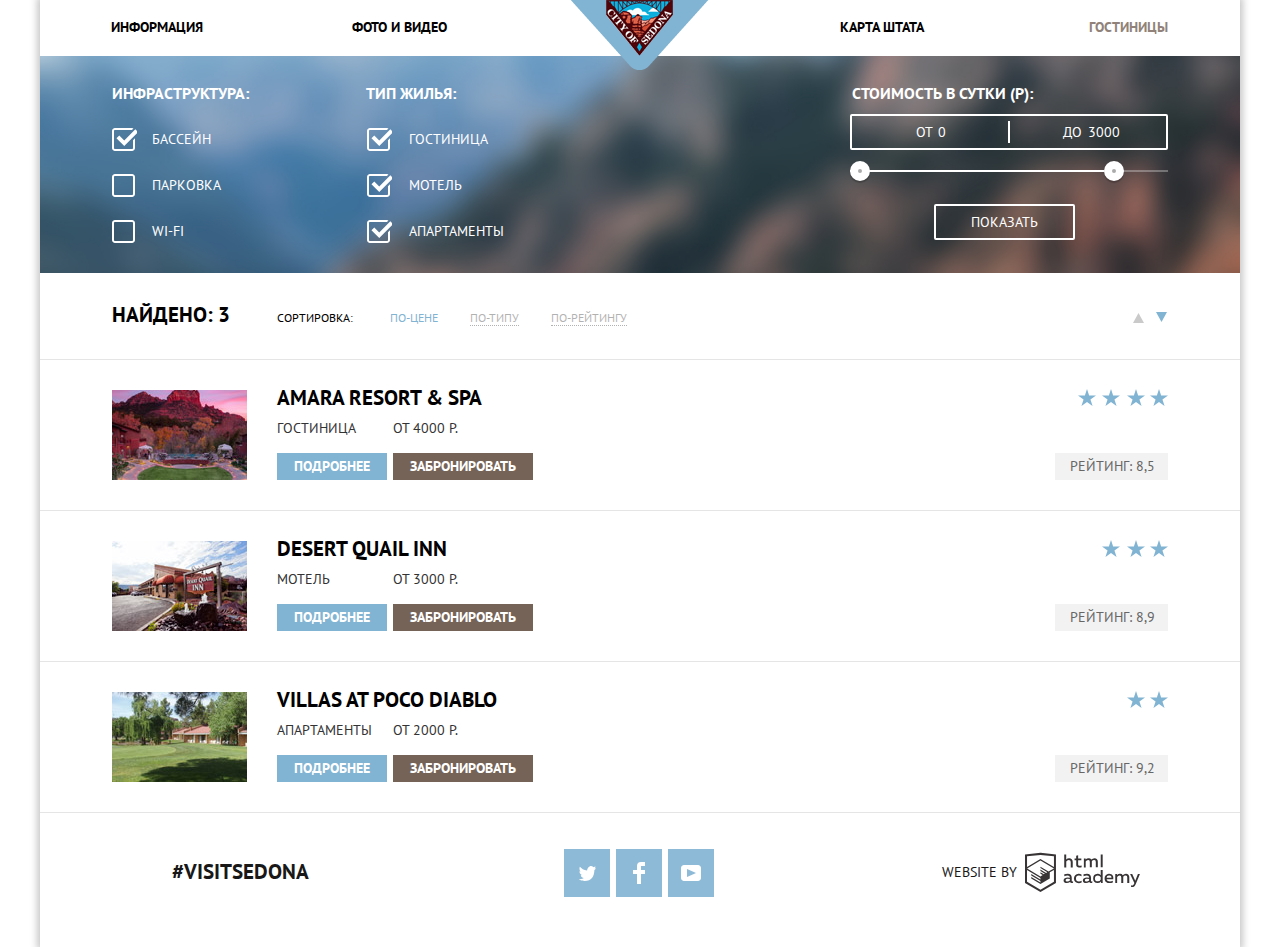
<file: demos/sedona/hotels.html>
<!DOCTYPE html>
<html lang="ru">
<head class="hotel-page">
    <meta charset="UTF-8">
    <meta name="viewport" content="width=device-width, initial-scale=1.0">
    <meta http-equiv="X-UA-Compatible" content="ie=edge">
    <title>Отели в Седоне</title>
    <link href="https://fonts.googleapis.com/css?family=PT+Sans:400,700&amp;subset=cyrillic" rel="stylesheet">
    <link rel="stylesheet" href="css/normalize.css">
    <link rel="stylesheet" href="css/style.min.css">
</head>
<body>
    <div class="wrapper">
        <header class="hotels-header">
            <nav class="main-menu">
                <div class="logo">
                    <a href="index.html"><img alt="Логотип" src="img/logo.png" width="138" height="70">
                        <span class="visually-hidden">Главная</span>
                    </a>
                </div>
            <ul class="main-navigations">
                <li><a href="#">Информация</a></li>
                <li><a href="#">Фото и видео</a></li>
                <li><a href="#">Карта штата</a></li>
                <li><a href="#" class="current">Гостиницы</a></li>
            </ul>
            </nav>  
        </header>
               
        <main class="main-hotel">
            <h1 class="visually-hidden">Выбор гостиницы</h1>
            <section class="filters">
                <h2 class="visually-hidden">Фильтры</h2>
                <form class="fiters-form" action="http://echo.htmlacademy.ru" method="POST">
                    <div class="filters-container">
                        <fieldset class="infrastructure-filters">
                            <legend>
                                Инфраструктура:
                            </legend>
                            <ul class="infrastructure">
                                <li class="infrastructure-item">
                                    <input class="infrastructure-input-checkbox visually-hidden input-checkbox" type="checkbox" id="pool" name="pool-field" checked>
                                    <label for="pool">Бассейн</label>
                                </li>
                                <li class="infrastructure-item">
                                    <input class="infrastructure-input-checkbox visually-hidden input-checkbox" type="checkbox" id="parking" name="parking-field">
                                    <label for="parking">Парковка</label>
                                </li>
                                <li class="infrastructure-item">
                                    <input class="infrastructure-input-checkbox visually-hidden input-checkbox" type="checkbox" id="wi-fi" name="wi-fi-field">
                                    <label for="wi-fi">wi-fi</label>
                                </li>
                            </ul>
                        </fieldset>
                        <fieldset class="type-housing-filters">
                            <legend>
                                Тип жилья:
                            </legend>
                            <ul class="type-housing">
                                <li class="type-housing-item">
                                    <input class="type-housing-checkbox visually-hidden input-checkbox" type="checkbox" id="hotel" name="hotel-field" checked>
                                    <label for="hotel">Гостиница</label>
                                </li>
                                <li class="type-housing-item">
                                    <input class="type-housing-checkbox visually-hidden input-checkbox" type="checkbox" id="motel" name="motel-field" checked>
                                    <label for="motel">Мотель</label>
                                </li>
                                <li class="type-housing-item">
                                    <input class="type-housing-checkbox visually-hidden input-checkbox" type="checkbox" id="apartments" name="apartments-field" checked>
                                    <label for="apartments">Апартаменты</label>
                                </li>
                            </ul>
                        </fieldset>
                        <div class="filter-range">
                            <div class="filter-range-title">Стоимость в сутки (р):</div>
                            <div class="price-controls">
                                <label class="min-price">от
                                    <input type="text" name="min-price" value="0">
                                </label>
                                <label class="max-price">до
                                    <input type="text" name="max-price" value="3000">
                                </label>
                            </div>
                            <div class="range-controls">
                                <div class="scale">
                                    <div class="bar"></div>
                                </div>
                                <div class="range-toggle range-toggle-min"></div>
                                <div class="range-toggle range-toggle-max"></div>
                            </div>
                                <button class="btn-transparent" type="submit">Показать</button>
                            </div>
                    </div>
                </form>
            </section>
            <section class="hotels">
                <h2 class="visually-hidden">Гостиницы</h2>
                <div class="sort">
                    <b>Найдено: <span class="result-number">3</span></b>
                    <span>Сортировка:</span>
                    <ul class="sort-by-list">
                        <li class="sort-by-item sort-price">
                            <a href="#" class="current">по-цене</a>
                        </li>
                        <li class="sort-by-item sort-type">
                            <a href="#">по-типу</a>
                        </li>
                        <li class="sort-by-item sort-rating">
                            <a href="#">по-рейтингу</a>
                        </li>
                    </ul>
                    <a href="#" class="up-button sort-btn">По возрастанию
                        <svg xmlns="http://www.w3.org/2000/svg" width="11" height="10" viewBox="0 0 11 10">
                            <path fill="#cacaca" d="M5.5 0L0 10h11z"/>
                        </svg>
                    </a>
                    <a href="#" class="down-button sort-btn active-btn">По убыванию
                        <svg xmlns="http://www.w3.org/2000/svg" width="11" height="10" viewBox="0 0 11 10">
                            <path fill="#cacaca" d="M5.5 10L0 0h11"/>
                        </svg>
                    </a>
                </div>
                <ul class="hotels-list">
                    <li class="hotels-item">
                        <img src="img/amara_resort.jpg" width="135" height="90" alt="Amara Resort &amp; Spa">
                        <div class="hotels-brief">
                            <a href="#" class="hotels-name">
                                <h3>Amara Resort &amp; Spa</h3>
                            </a>
                            <div class="hotels-container">
                                <div class="hotels-type">
                                    <p>Гостиница</p>
                                    <a href="#">Подробнее</a>
                                </div>
                                <div class="hotels-price">
                                    <p>От 4000 р.</p>
                                    <a href="#">Забронировать</a>
                                </div>
                            </div>
                        </div>
                        <div class="hotels-rating">
                            <span class="stars">stars</span>
                            <p>Рейтинг: 8,5</p>
                        </div>
                    </li>
                    <li class="hotels-item">
                        <img src="img/desert_quail_inn.jpg" width="135" height="90" alt="Desert Quail Inn">
                        <div class="hotels-brief">
                            <a href="#" class="hotels-name">
                                <h3>Desert Quail Inn</h3>
                            </a>
                            <div class="hotels-container">
                                <div class="hotels-type">
                                    <p>Мотель</p>
                                    <a href="#">Подробнее</a>
                                </div>
                                <div class="hotels-price">
                                    <p>От 3000 р.</p>
                                    <a href="">Забронировать</a>
                                </div>
                            </div>
                        </div>
                        <div class="hotels-rating">
                            <span class="stars">stars</span>
                            <p>Рейтинг: 8,9</p>
                        </div>
                    </li>
                    <li class="hotels-item">
                        <img src="img/poco_diablo.jpg" width="135" height="90" alt="Villas at Poco Diablo">
                        <div class="hotels-brief">
                            <a href="#" class="hotels-name">
                                <h3>Villas at Poco Diablo</h3>
                            </a>
                            <div class="hotels-container">
                                <div class="hotels-type">
                                    <p>Апартаменты</p>
                                    <a href="#">Подробнее</a>
                                </div>
                                <div class="hotels-price">
                                    <p>От 2000 р.</p>
                                    <a href="#">Забронировать</a>
                                </div>
                            </div>
                        </div>
                        <div class="hotels-rating">
                            <span class="stars">stars</span>
                            <p>Рейтинг: 9,2</p>
                        </div>
                    </li>
                </ul>
            </section>
        </main>
    
        <footer class="hotels-footer">
            <div class="footer-container">
                <div class="hashtag footer-block-container">
                    <b>#visitsedona</b>
                </div>
                <ul class="social footer-block-container">
                    <li>
                        <a class="social-btn social-tw" href="#" title="Мы в твиттере">
                            <span class="visually-hidden">twitter</span>
                            <svg xmlns="http://www.w3.org/2000/svg" xmlns:xlink="http://www.w3.org/1999/xlink" width="17" height="15" viewBox="0 0 17 15">
                                <path fill="#FFF" d="M10.95.144c1.685-.496 2.984.27 3.577 1.179.673-.231 1.331-.481 2.011-.708a2.345 2.345 0 0 1-.857 
                                1.768c.685.17 1.304-.491 1.304-.491-.169 1-1.006 1.788-1.563 2.024-.231 6.75-3.175 11.217-10.077 11.082h-.446c-.41 
                                0-4.164-.46-4.898-1.887 2.271.196 3.893-.422 4.693-1.177-.96-.3-2.679-.477-2.979-2.95.349.106.564.228 1.19.119C1.705 
                                8.247.374 7.53.448 5.33c.285.328 1.067.536 1.34.472C1.085 5.561-.182 2.442.894.85c1.818 1.854 3.735 3.606 7.152 
                                3.773C8.254 2.33 9.183.793 10.95.144z"/>
                            </svg>
                        </a>
                    </li>
                    <li>
                        <a class="social-btn social-fb" href="#" title="Мы в фейсбуке">
                            <span class="visually-hidden">facebook</span>
                            <svg xmlns="http://www.w3.org/2000/svg" width="12" height="22" viewBox="0 0 12 22">
                                <path fill="#FFF" d="M12 4V0H8a4 4 0 0 0-4 4v4H0v4h4v10h4V12h4V8H8V4h4z"/>
                            </svg>
                        </a>
                    </li>
                    <li>
                        <a class="social-btn social-youtube" href="#" title="Наш youtube канал">
                            <span class="visually-hidden">youtube</span>
                            <svg xmlns="http://www.w3.org/2000/svg" xmlns:xlink="http://www.w3.org/1999/xlink" width="20" height="16" viewBox="0 0 20 16">
                                <path fill="#FFF" d="M17 0H3C1.35 0 0 1.35 0 3v10c0 1.65 1.35 3 3 3h14c1.65 0 3-1.35 3-3V3c0-1.65-1.35-3-3-3zM6.027
                                 11.998V4.002L15.014 8l-8.987 3.998z"/>
                            </svg>
                        </a>
                    </li>
                </ul>
                <div class="academy-link-container footer-block-container">
                    <a class="academy-link" href="https://htmlacademy.ru/intensive/htmlcss" title="Профессиональный
                    HTML и CSS, уровень 1">
                    website by 
                    <svg id="Layer_1" class="academy-logo" width="115" height="41" xmlns="http://www.w3.org/2000/svg" viewBox="0 0 108.08 36.85">
                            <path d="M44.61,26.88a2,2,0,0,0,.55-0.1v1.33a3.25,3.25,0,0,1-1.18.21,1.67,1.67,0,0,
                        1-1.67-1,4.84,4.84,0,0,1-3.14,1.08c-1.51,0-2.91-.83-2.91-2.55,0-2.13,2-2.79,3.71-2.79a11.08,
                        11.08,0,0,1,2.17.25v-0.3c0-1-.76-1.77-2.19-1.77a7.42,7.42,0,0,0-3,.64v-1.7a10.21,10.21,0,0,1,
                        3.19-.55c2.36,0,3.81,1.12,3.81,3.65v3a0.54,0.54,0,0,0,.49.59h0.17Zm-6.44-1.13A1.35,1.35,0,0,0,
                        39.63,27h0.11a3.39,3.39,0,0,0,2.41-1V24.58a9.72,9.72,0,0,0-1.81-.21c-1,0-2.16.33-2.16,
                        1.38h0Zm12.36-6.11a5,5,0,0,1,2.57.64V22a4.08,4.08,0,0,0-2.3-.7,2.75,2.75,0,1,0,0,5.49,5,5,0,0,
                        0,2.43-.64v1.71a6.27,6.27,0,0,1-2.76.57A4.21,4.21,0,0,1,46,24.51q0-.21,0-0.41a4.32,4.32,0,0,1,
                        4.18-4.46h0.38Zm12.17,7.24a2,2,0,0,0,.55-0.1v1.33a3.25,3.25,0,0,1-1.18.21,1.67,1.67,0,0,1-1.67-1,
                        4.84,4.84,0,0,1-3.14,1.08c-1.51,0-2.91-.83-2.91-2.55,0-2.13,2-2.79,3.71-2.79a11.08,11.08,0,0,1,
                        2.17.25v-0.3c0-1-.76-1.77-2.19-1.77a7.42,7.42,0,0,0-3,.64v-1.7a10.21,10.21,0,0,1,3.19-.55c2.36,0,
                        3.81,1.12,3.81,3.65v3a0.54,0.54,0,0,0,.49.59h0.17Zm-6.44-1.13A1.35,1.35,0,0,0,57.73,27h0.11a3.39,
                        3.39,0,0,0,2.41-1V24.58a9.72,9.72,0,0,0-1.81-.21c-1.06,0-2.16.33-2.16,1.38h0ZM73,
                        16V28.2H71.35V26.88a3.88,3.88,0,0,1-3.19,1.54,4.4,4.4,0,0,1,0-8.78,3.81,3.81,0,0,1,3,
                        1.3V16H73Zm-4.53,5.22a2.76,2.76,0,1,0,0,5.52A2.86,2.86,0,0,0,71.15,25V23A2.91,2.91,0,0,0,68.49,
                        21.27ZM79,19.64c3.31,0,4.46,2.68,3.92,5.09H76.7c0.21,1.5,1.67,2.11,3.19,2.11a6.11,6.11,0,0,0,
                        2.64-.59v1.6a7.14,7.14,0,0,1-3,.57C77,28.42,74.78,27,74.78,24a4.18,4.18,0,0,1,4-4.39H79Zm0.09,
                        1.54a2.28,2.28,0,0,0-2.44,2.1v0.06H81.3A2,2,0,0,0,79.13,21.18Zm5.73,7V19.87h1.65v1a3.81,3.81,0,
                        0,1,2.78-1.27A2.86,2.86,0,0,1,91.89,21a4.12,4.12,0,0,1,2.91-1.33A3.06,3.06,0,0,1,98,
                        23V28.2h-1.9V23.05a1.59,1.59,0,0,0-1.42-1.75H94.42a2.8,2.8,0,0,0-2.07,1.12V28.2h-1.9V23.05A1.59,
                        1.59,0,0,0,89,21.31H88.8a3,3,0,0,0-2.21,1.29v5.63H84.86Zm21.31-8.33h1.9l-3.91,9.46c-0.9,
                        2.17-2.09,2.86-3.35,2.86a4.76,4.76,0,0,1-1.1-.14V30.46a2.86,2.86,0,0,0,.85.12c0.9,0,1.58-.64,
                        2.07-1.9l0.17-.42-4-8.4h2l2.86,6.29ZM38.73,1.46V6.22a3.81,3.81,0,0,1,2.7-1.14,3.25,3.25,0,0,1,
                        3.44,3.4v5.15H43V8.72a1.81,1.81,0,0,0-1.61-2h-0.3a2.93,2.93,0,0,0-2.32,1.39v5.52h-1.9V1.46h1.9ZM49.94,
                        2.31v3h3V6.91h-3v3.81c0,1.1.5,1.46,1.58,1.46a4.49,4.49,0,0,0,1.69-.33v1.6A6.8,6.8,0,0,1,51,13.8a2.55,
                        2.55,0,0,1-2.86-2.74V6.89H46.58V5.26h1.5V2.74Zm5.4,11.31V5.28H57v1A3.81,3.81,0,0,1,59.77,5a2.86,2.86,
                        0,0,1,2.6,1.33A4.12,4.12,0,0,1,65.28,5,3.06,3.06,0,0,1,68.44,8.4v5.21h-1.9V8.46a1.59,1.59,0,0,
                        0-1.42-1.75H64.89a2.8,2.8,0,0,0-2.07,1.12v5.78h-1.9V8.46A1.59,1.59,0,0,0,59.5,6.71H59.27A3,3,0,0,0,
                        57.06,8v5.63H55.34ZM71.17,1.45H73V13.6H71.17V1.45ZM14.71,0H14.55L0,1.54V28.21l14.55,8.66,
                        14.55-8.66V1.54Zm12.5,27.1L14.55,34.64,1.9,27.12V16.18l12.59,7.5V25L5.86,19.9v1.31l8.68,5.21v1.39L5.87,
                        22.65V24l8.68,5.21,8.75-5.24V18.31L27.2,16V27.12Zm0-12.53-3.48,2-1.6,1L14.51,13v1.31L21,
                        18.23H21l-0.14.09-1,.54-5.37-3.2V17l4.24,2.52-1,.67-3.2-1.9v1.31l2.1,1.24L14.5,22.1,2,14.65,14.51,
                        7.11Zm0-1.32L14.49,5.76,1.91,13.25v-10L14.56,1.92,27.21,3.25v10h0Z" transform="translate(0 -0.02)" fill="#231f20"/>
                    </svg>
                </a>
                </div>
            </div>
        </footer>
    </div>
</body>
</html>
</file>
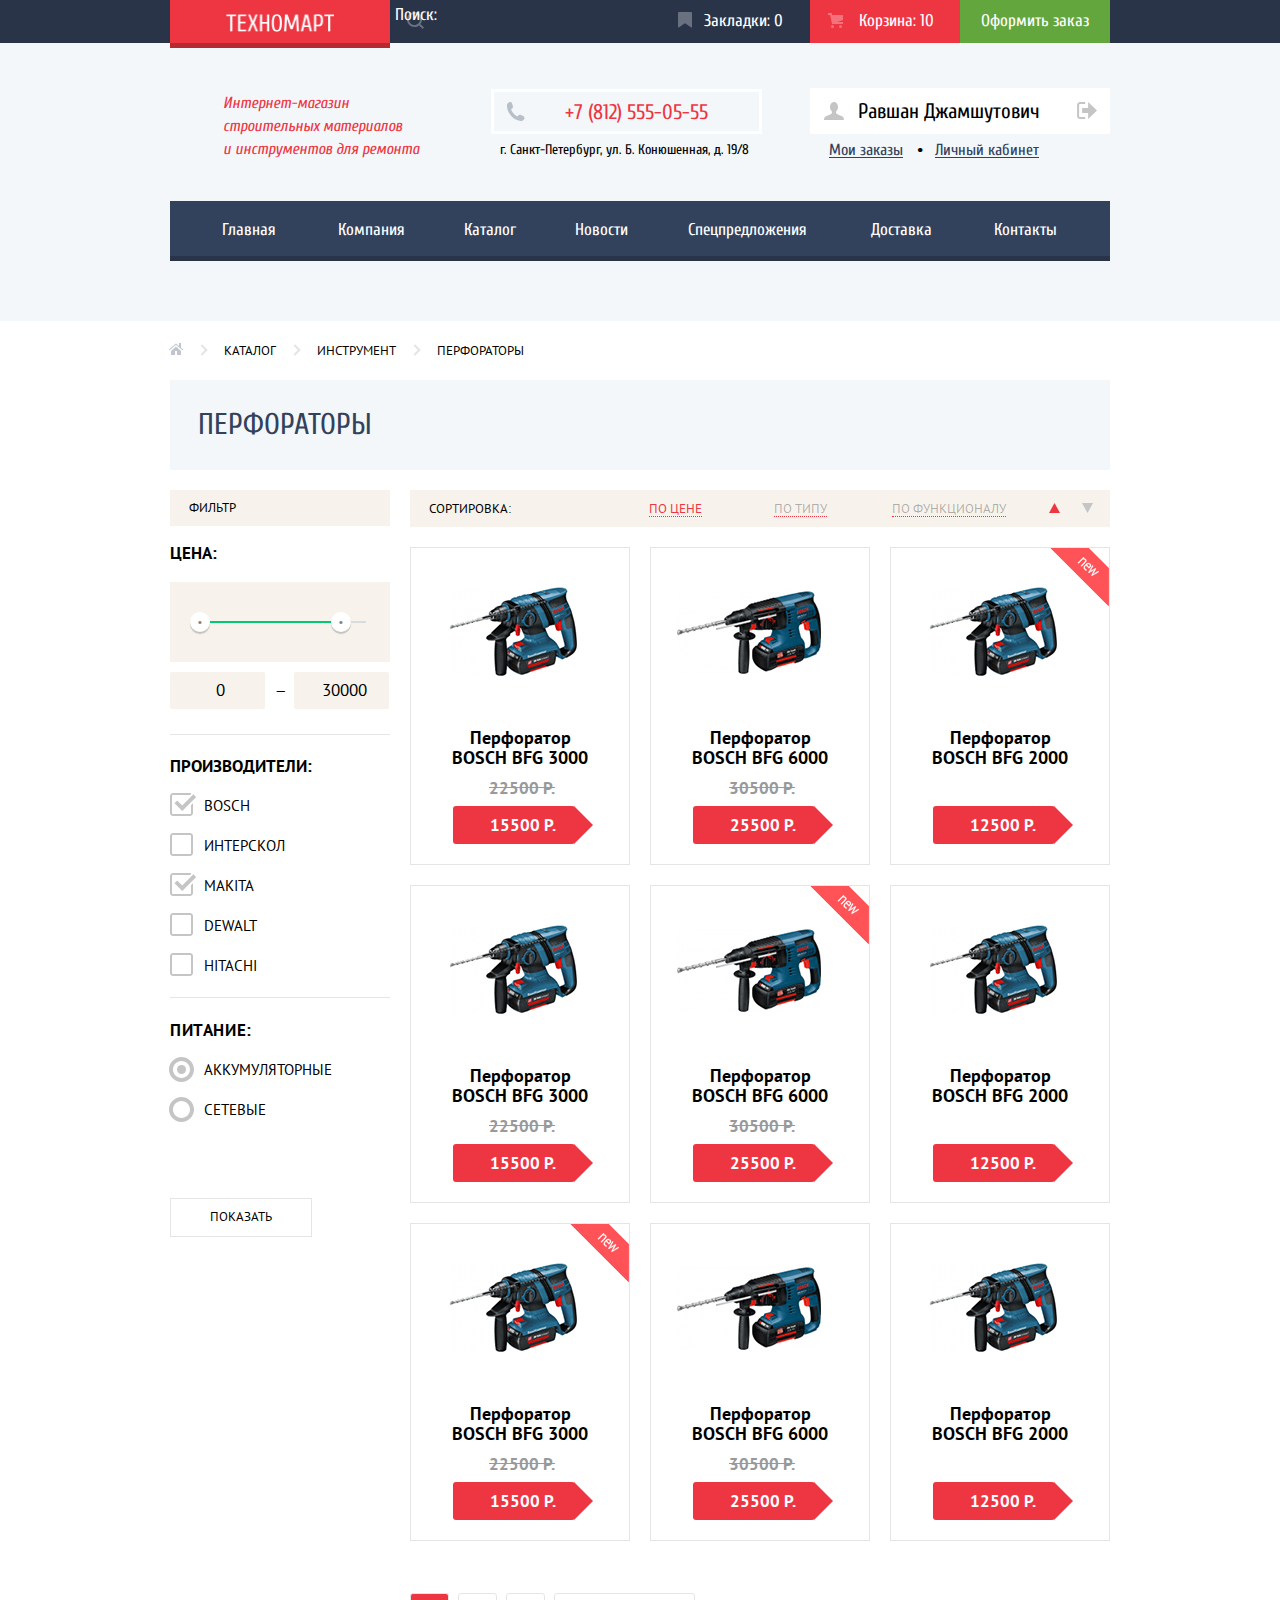
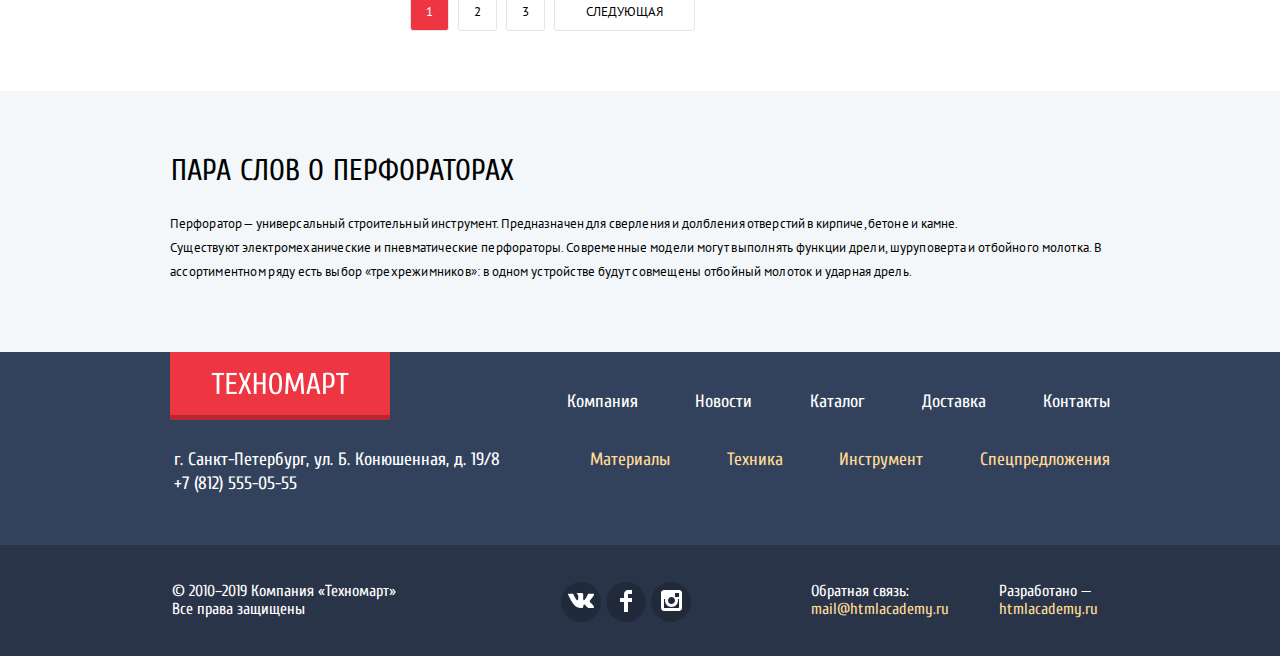
<file: demos/technomart/catalog.html>
<!DOCTYPE html>
<html lang="ru">

<head>
  <meta charset="UTF-8">
  <meta name="viewport" content="width=device-width, initial-scale=1.0">
  <title>Техномарт-каталог</title>
  <link href="https://fonts.googleapis.com/css?family=Cuprum:400,400i,700,700i%7CPT+Sans:400,400i,700,700i&amp;subset=cyrillic,cyrillic-ext" rel="stylesheet">
  <link rel="stylesheet" href="css/normalize.css">
  <link rel="stylesheet" href="css/style.css">
</head>

<body>
  <header class="header header-catalog">
    <div class="header-top">
      <div class="container header-top-inner">
        <a href="index.html" class="header-logo logo"><img src="img/logo-top.png" width="110" height="18"
            alt="Логотип Техномарт">
          <span class="visually-hidden">Логотип техномарт</span>
        </a>
        <form class="search-form" action="http://echo.htmlacademy.ru" method="POST">
          <input class="search" type="search" id="search" name="search" placeholder="Поиск:">
          <button class="search-button" type="submit"><span class="visually-hidden">Поиск</span></button>
        </form>
        <a class="bookmarks" href="#">Закладки: <span>0</span></a>
        <a class="cart" href="#">Корзина: <span>10</span></a>
        <a class="order" href="#">Оформить заказ</a>
      </div>
    </div>

    <div class="header-bottom">
      <div class="container header-bottom-inner">
        <div class="about-shop">
          Интернет-магазин строительных материалов и&nbsp;инструментов для ремонта
        </div>
        <address class="header-address">
          <a href="tel:+78125550555">+7 (812) 555-05-55</a>
          <p>г. Санкт-Петербург, ул. Б. Конюшенная, д. 19/8</p>
        </address>
        <div class="account">
          <div class="user-log">
            <a class="user-name" href="#">Равшан Джамшутович</a>
            <a class="log-off" href="#"><svg version="1.1" id="Layer_1" xmlns="http://www.w3.org/2000/svg"
                xmlns:xlink="http://www.w3.org/1999/xlink" x="0px" y="0px" width="21px" height="17px"
                viewBox="0 0 21 17" enable-background="new 0 0 21 17" xml:space="preserve">
                <g>
                  <polygon fill="#c5c5c5" points="21,8.5 12.125,0 12.125,6 6.125,6 6.125,11 12.125,11 12.125,17 	" />
                  <path fill="#c5c5c5" d="M3.106,13.952V3.048c0.018-0.376,0.171-1.057,1.01-1.057h5.027V0H4.116C1.938,0,1.112,1.81,1.087,3.027
                    v10.946C1.112,15.189,1.938,17,4.116,17h5.027v-1.99H4.116C3.277,15.01,3.124,14.327,3.106,13.952z" />
                </g>
              </svg>
              <span class="visually-hidden">Выход</span>
            </a>
          </div>
          <div class="orders-list">
            <a href="#">Мои заказы</a>
            <a href="#">Личный кабинет</a>
          </div>
        </div>
      </div>

      <nav class="navigation container">
        <ul class="main-menu">
          <li class="menu-item"><a href="index.html">Главная</a></li>
          <li class="menu-item"><a href="#">Компания</a></li>
          <li class="menu-item"><a>Каталог</a></li>
          <li class="menu-item"><a href="#">Новости</a></li>
          <li class="menu-item"><a href="#">Спецпредложения</a></li>
          <li class="menu-item"><a href="#">Доставка</a></li>
          <li class="menu-item"><a href="#">Контакты</a></li>

        </ul>
      </nav>
    </div>
  </header>

  <main>
    <article class="container">

      <div class="breadcrumbs">
        <a href="index.html"><span class="visually-hidden">Главная</span></a>
        <a href="#">Каталог</a>
        <a href="#">Инструмент</a>
        <a class="current">Перфораторы</a>
      </div>
      <h1 class="main-title catalog-title">Перфораторы</h1>
      <div class="catalog">
        <section class="filters">
          <h2>Фильтр</h2>
          <form class="filters-form" action="http://echo.htmlacademy.ru" method="post">
            <fieldset class="price-range">
              <legend>
                Цена:
              </legend>
              <div class="range-controls">
                <div class="scale">
                  <div class="bar"></div>
                  <div class="range-toggle range-toggle-min"></div>
                  <div class="range-toggle range-toggle-max"></div>
                </div>
              </div>
              <div class="price-controls">
                <input type="text" name="min-price" value="0">
                <input type="text" name="max-price" value="30000">
              </div>
            </fieldset>

            <fieldset class="brands">
              <legend>
                Производители:
              </legend>
              <ul class="brands-list">
                <li>
                  <input class="visually-hidden checkbox" type="checkbox" name="bosch" id="bosch" checked>
                  <label for="bosch">Bosch</label>
                </li>
                <li>
                  <input class="visually-hidden checkbox" type="checkbox" name="interscol" id="interscol">
                  <label for="interscol">Интерскол</label>
                </li>
                <li>
                  <input class="visually-hidden checkbox" type="checkbox" name="makita" id="makita" checked>
                  <label for="makita">Makita</label>
                </li>
                <li>
                  <input class="visually-hidden checkbox" type="checkbox" name="dewalt" id="dewalt">
                  <label for="dewalt">Dewalt</label>
                </li>
                <li>
                  <input class="visually-hidden checkbox" type="checkbox" name="hitachi" id="hitachi">
                  <label for="hitachi">Hitachi</label>
                </li>
              </ul>
            </fieldset>

            <fieldset class="powertype">
              <legend>
                Питание:
              </legend>
              <ul class="powertype-list">
                <li>
                  <input class="visually-hidden radio" type="radio" name="power" id="accumulator" checked>
                  <label for="accumulator">Аккумуляторные</label>
                </li>
                <li>
                  <input class="visually-hidden radio" type="radio" name="power" id="main-supply">
                  <label for="main-supply">Сетевые</label>
                </li>
              </ul>
            </fieldset>
            <button type="submit">Показать</button>
          </form>
        </section>

        <section class="goods">
          <h2 class="visually-hidden">Товары</h2>
          <div class="sort">
            <span>Сортировка:</span>
            <div class="sort-list">
              <a class="sort-item sort-by-price current-sort" href="#">По цене</a>
              <a class="sort-item sort-by-type" href="#">По типу</a>
              <a class="sort-item sort-by-func" href="#">По функционалу</a>
              <a class="sort-item sort-up active-sort" href="#"><span class="visually-hidden">По возрастанию</span></a>
              <a class="sort-item sort-down" href="#"><span class="visually-hidden">По убыванию</span></a>
            </div>
          </div>
          <ul class="goods-list catalog-goods">
            <li class="goods-item">
              <img src="img/bfg3000.png" width="218" height="170" alt="Перфоратор BOSCH BFG 3000">
              <div class="goods-info">
                <p class="flag-new"><span class="visually-hidden">Новый</span></p>
                <p class="title">Перфоратор BOSCH BFG 3000</p>
                <p class="old-price">22500 Р.</p>
                <p class="price">15500 Р.</p>
              </div>
              <div class="button-group">
                <a class="buy" href="#">Купить</a>
                <a class="bookmark" href="#">В закладки</a>
              </div>
            </li>
            <li class="goods-item">
              <img src="img/bfg6000.png" width="218" height="170" alt="Перфоратор BOSCH BFG 6000">
              <div class="goods-info">
                <p class="flag-new"><span class="visually-hidden">Новый</span></p>
                <p class="title">Перфоратор BOSCH BFG 6000</p>
                <p class="old-price">30500 Р.</p>
                <p class="price">25500 Р.</p>
              </div>
              <div class="button-group">
                <a class="buy" href="#">Купить</a>
                <a class="bookmark" href="#">В закладки</a>
              </div>
            </li>
            <li class="goods-item">
              <img src="img/bfg2000.png" width="218" height="170" alt="Перфоратор BOSCH BFG 2000">
              <div class="goods-info">
                <p class="flag-new flag"><span class="visually-hidden">Новый</span></p>
                <p class="title">Перфоратор BOSCH BFG 2000</p>
                <p class="price">12500 Р.</p>
                <div class="button-group">
                  <a class="buy" href="#">Купить</a>
                  <a class="bookmark" href="#">В закладки</a>
                </div>
              </div>
            </li>
            <li class="goods-item">
              <img src="img/bfg3000.png" width="218" height="170" alt="Перфоратор BOSCH BFG 3000">
              <div class="goods-info">
                <p class="flag-new"><span class="visually-hidden">Новый</span></p>
                <p class="title">Перфоратор BOSCH BFG 3000</p>
                <p class="old-price">22500 Р.</p>
                <p class="price">15500 Р.</p>
              </div>
              <div class="button-group">
                <a class="buy" href="#">Купить</a>
                <a class="bookmark" href="#">В закладки</a>
              </div>
            </li>
            <li class="goods-item">
              <img src="img/bfg6000.png" width="218" height="170" alt="Перфоратор BOSCH BFG 6000">
              <div class="goods-info">
                <p class="flag-new flag"><span class="visually-hidden">Новый</span></p>
                <p class="title">Перфоратор BOSCH BFG 6000</p>
                <p class="old-price">30500 Р.</p>
                <p class="price">25500 Р.</p>
              </div>
              <div class="button-group">
                <a class="buy" href="#">Купить</a>
                <a class="bookmark" href="#">В закладки</a>
              </div>
            </li>
            <li class="goods-item">
              <img src="img/bfg2000.png" width="218" height="170" alt="Перфоратор BOSCH BFG 2000">
              <div class="goods-info">
                <p class="flag-new"><span class="visually-hidden">Новый</span></p>
                <p class="title">Перфоратор BOSCH BFG 2000</p>
                <p class="price">12500 Р.</p>
                <div class="button-group">
                  <a class="buy" href="#">Купить</a>
                  <a class="bookmark" href="#">В закладки</a>
                </div>
              </div>
            </li>
            <li class="goods-item">
              <img src="img/bfg3000.png" width="218" height="170" alt="Перфоратор BOSCH BFG 3000">
              <div class="goods-info">
                <p class="flag-new flag"><span class="visually-hidden">Новый</span></p>
                <p class="title">Перфоратор BOSCH BFG 3000</p>
                <p class="old-price">22500 Р.</p>
                <p class="price">15500 Р.</p>
              </div>
              <div class="button-group">
                <a class="buy" href="#">Купить</a>
                <a class="bookmark" href="#">В закладки</a>
              </div>
            </li>
            <li class="goods-item">
              <img src="img/bfg6000.png" width="218" height="170" alt="Перфоратор BOSCH BFG 6000">
              <div class="goods-info">
                <p class="flag-new"><span class="visually-hidden">Новый</span></p>
                <p class="title">Перфоратор BOSCH BFG 6000</p>
                <p class="old-price">30500 Р.</p>
                <p class="price">25500 Р.</p>
              </div>
              <div class="button-group">
                <a class="buy" href="#">Купить</a>
                <a class="bookmark" href="#">В закладки</a>
              </div>
            </li>
            <li class="goods-item">
              <img src="img/bfg2000.png" width="218" height="170" alt="Перфоратор BOSCH BFG 2000">
              <div class="goods-info">
                <p class="flag-new"><span class="visually-hidden">Новый</span></p>
                <p class="title">Перфоратор BOSCH BFG 2000</p>
                <p class="price">12500 Р.</p>
                <div class="button-group">
                  <a class="buy" href="#">Купить</a>
                  <a class="bookmark" href="#">В закладки</a>
                </div>
              </div>
            </li>
          </ul>
          <div class="paginator">
            <a class="current" href="#">1</a>
            <a href="#">2</a>
            <a href="#">3</a>
            <a href="#">Следующая</a>
          </div>
        </section>
        </div>
    </article>

    <section class="tip">
      <div class="container">
        <h2 class="main-title">ПАРА СЛОВ О ПЕРФОРАТОРАХ</h2>
        <p>Перфоратор — универсальный строительный инструмент.
          Предназначен для сверления и долбления отверстий в кирпиче,
          бетоне и камне.<br> Существуют электромеханические и пневматические
          перфораторы. Современные модели могут выполнять функции дрели,
          шуруповерта и отбойного молотка. В ассортиментном ряду есть выбор
          «трехрежимников»: в одном устройстве будут совмещены отбойный молоток
          и ударная дрель.
        </p>
      </div>
    </section>
    <form class="append-cart modal" action="http://echo.htmlacademy.ru" method="post">
      <p>Товар добавлен в корзину!</p>
      <div class="append-cart-footer">
        <div class="btn-container">
          <a class="btn btn-order" href="#">Оформить заказ</a>
          <a class="btn btn-continue" href="#">Продолжить покупки</a>
        </div>
        <button type="button" class="form-close">Закрыть</button>
      </div>
    </form>
  </main>

  <footer class="footer">
    <div class="footer-top">
      <div class="container footer-top-inner">
        <div class="footer-contacts">
          <a href="index.html" class="logo footer-logo"><span class="visually-hidden">Логотип техномарт</span>
            <img src="img/logo-bottom.png" width="138" height="23"
              alt="Логотип Техномарт">
            </a>
          <address class="footer-address">
            <p>г. Санкт-Петербург, ул. Б. Конюшенная, д. 19/8</p>
            <a href="tel:+78125550555">+7 (812) 555-05-55</a>
          </address>
        </div>

        <div class="footer-navigation">
          <ul class="footer-menu">
            <li><a href="#">Компания</a></li>
            <li><a href="#">Новости</a></li>
            <li><a href="#">Каталог</a></li>
            <li><a href="#">Доставка</a></li>
            <li><a href="#">Контакты</a></li>
          </ul>
          <ul class="promo-menu">
            <li><a href="#">Материалы</a></li>
            <li><a href="#">Техника</a></li>
            <li><a href="#">Инструмент</a></li>
            <li><a href="#">Спецпредложения</a></li>
          </ul>
        </div>
      </div>
    </div>

    <div class="footer-bottom">
      <div class="container footer-bottom-inner">
        <div class="copyright">
          <p>© 2010–2019 Компания «Техномарт»</p>
          <p>Все права защищены</p>
        </div>
        <div class="social">
          <a class="social-btn social-vk" href="#">
            <span class="visually-hidden">Вконтакте</span>
            <svg version="1.1" xmlns="http://www.w3.org/2000/svg" xmlns:xlink="http://www.w3.org/1999/xlink" x="0px"
              y="0px" width="26px" height="15px" viewBox="0 0 26 15" enable-background="new 0 0 26 15"
              xml:space="preserve">
              <path fill="#FFFFFF" d="M16.138,11.51c0.956-0.309,2.18,2.04,3.483,2.939c0.978,0.681,1.727,0.534,1.727,0.534l3.473-0.05
                c0,0,1.815-0.112,0.957-1.554c-0.071-0.12-0.503-1.069-2.585-3.022c-2.177-2.043-1.882-1.712,0.739-5.244
                c1.597-2.153,2.236-3.468,2.036-4.028c-0.192-0.539-1.365-0.399-1.365-0.399L20.69,0.713c-0.381,0.001-0.704,0.119-0.851,0.515
                c-0.003,0.004-0.621,1.666-1.445,3.079c-1.741,2.989-2.436,3.148-2.724,2.961c-0.661-0.433-0.494-1.737-0.494-2.664
                c0-2.897,0.432-4.105-0.846-4.417c-0.427-0.104-0.739-0.172-1.828-0.182c-1.392-0.021-2.574,0-3.244,0.329
                c-0.445,0.223-0.786,0.712-0.579,0.74c0.26,0.035,0.843,0.16,1.155,0.586c0.401,0.552,0.389,1.789,0.389,1.789
                s0.229,3.411-0.54,3.834c-0.528,0.29-1.25-0.302-2.803-3.016C6.087,2.879,5.488,1.345,5.488,1.345S5.372,1.06,5.162,0.904
                C4.912,0.719,4.562,0.66,4.562,0.66L0.848,0.684c0,0-0.558,0.016-0.763,0.262C-0.097,1.164,0.07,1.614,0.07,1.614
                s2.909,6.881,6.203,10.347c3.02,3.182,6.452,2.971,6.452,2.971h1.555c0,0,0.469-0.054,0.709-0.312
                c0.224-0.24,0.214-0.691,0.214-0.691S15.172,11.82,16.138,11.51z" />
            </svg>
          </a>
          <a class="social-btn social-fb" href="#">
            <span class="visually-hidden">Facebook</span>
            <svg version="1.1" xmlns="http://www.w3.org/2000/svg" xmlns:xlink="http://www.w3.org/1999/xlink" x="0px"
              y="0px" width="12px" height="22px" viewBox="0 0 12 22" enable-background="new 0 0 12 22"
              xml:space="preserve">
              <path fill="#FFFFFF" d="M12,4V0H8C5.791,0,4,1.791,4,4v4H0v4h4v10h4V12h4V8H8V4H12z" />
            </svg>
          </a>
          <a class="social-btn social-insta" href="#">
            <span class="visually-hidden">Instagram</span>
            <svg version="1.1" xmlns="http://www.w3.org/2000/svg" xmlns:xlink="http://www.w3.org/1999/xlink" x="0px"
              y="0px" width="21px" height="21px" viewBox="0 0 21 21" enable-background="new 0 0 21 21"
              xml:space="preserve">
              <path fill="#FFFFFF" d="M18,0H3C1.35,0,0,1.35,0,3v15c0,1.65,1.35,3,3,3h15c1.65,0,3-1.35,3-3V3C21,1.35,19.65,0,18,0z M10.5,7
                c1.93,0,3.5,1.57,3.5,3.5S12.43,14,10.5,14S7,12.43,7,10.5S8.57,7,10.5,7z M18,18H3V9h1.181C4.067,9.482,4,9.983,4,10.5
                c0,3.59,2.91,6.5,6.5,6.5s6.5-2.91,6.5-6.5c0-0.517-0.066-1.018-0.181-1.5H18V18z M18,7h-4V3h4V7z" />
            </svg>
          </a>
        </div>

        <div class="footer-links">
          <div class="feedback-container">
            <p>Обратная связь: </p>
            <a class="feedback" href="#">mail@htmlacademy.ru</a>
          </div>
          <div class="development-container">
            <p>Разработано — </p>
            <a class="academy-link" href="https://htmlacademy.ru/intensive/htmlcss" title="Профессиональный
                HTML и CSS, уровень 1">htmlacademy.ru</a>
          </div>
        </div>
      </div>
    </div>
  </footer>
  <script src="js/script.js"></script>
</body>

</html>
</file>
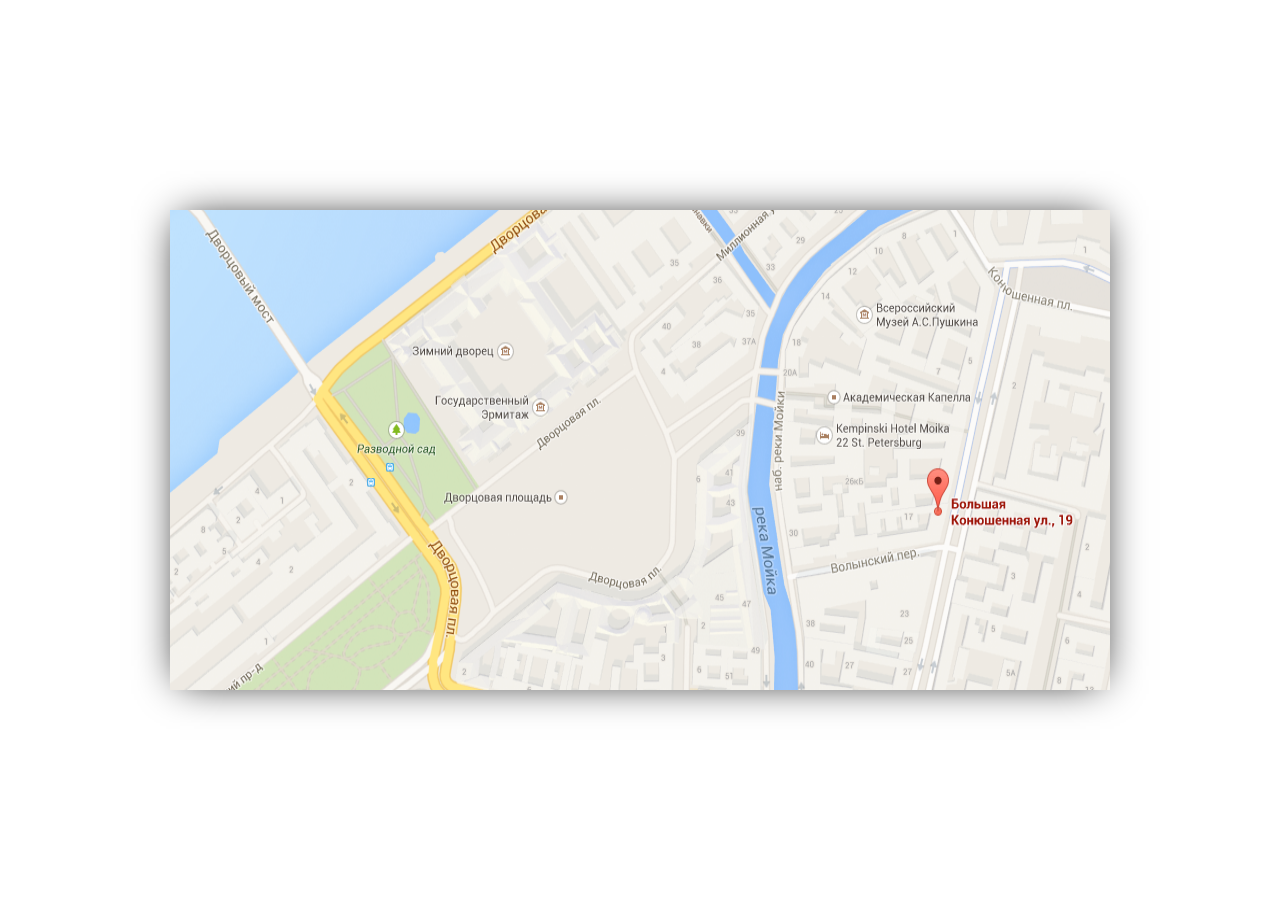
<file: demos/technomart/map.html>
<!DOCTYPE html>
<html lang="ru">
<head>
  <meta charset="UTF-8">
  <meta name="viewport" content="width=device-width, initial-scale=1.0">
  <meta http-equiv="X-UA-Compatible" content="ie=edge">
  <title>Техномарт-как проехать</title>
  <link rel="stylesheet" href="css/normalize.css">
  <link rel="stylesheet" href="css/style.css">
</head>
<body>
  <div class="container">
    <img class="map" src="img/map_big.png" alt="Карта" width="940" height="446">
  </div>
</body>
</html>
</file>
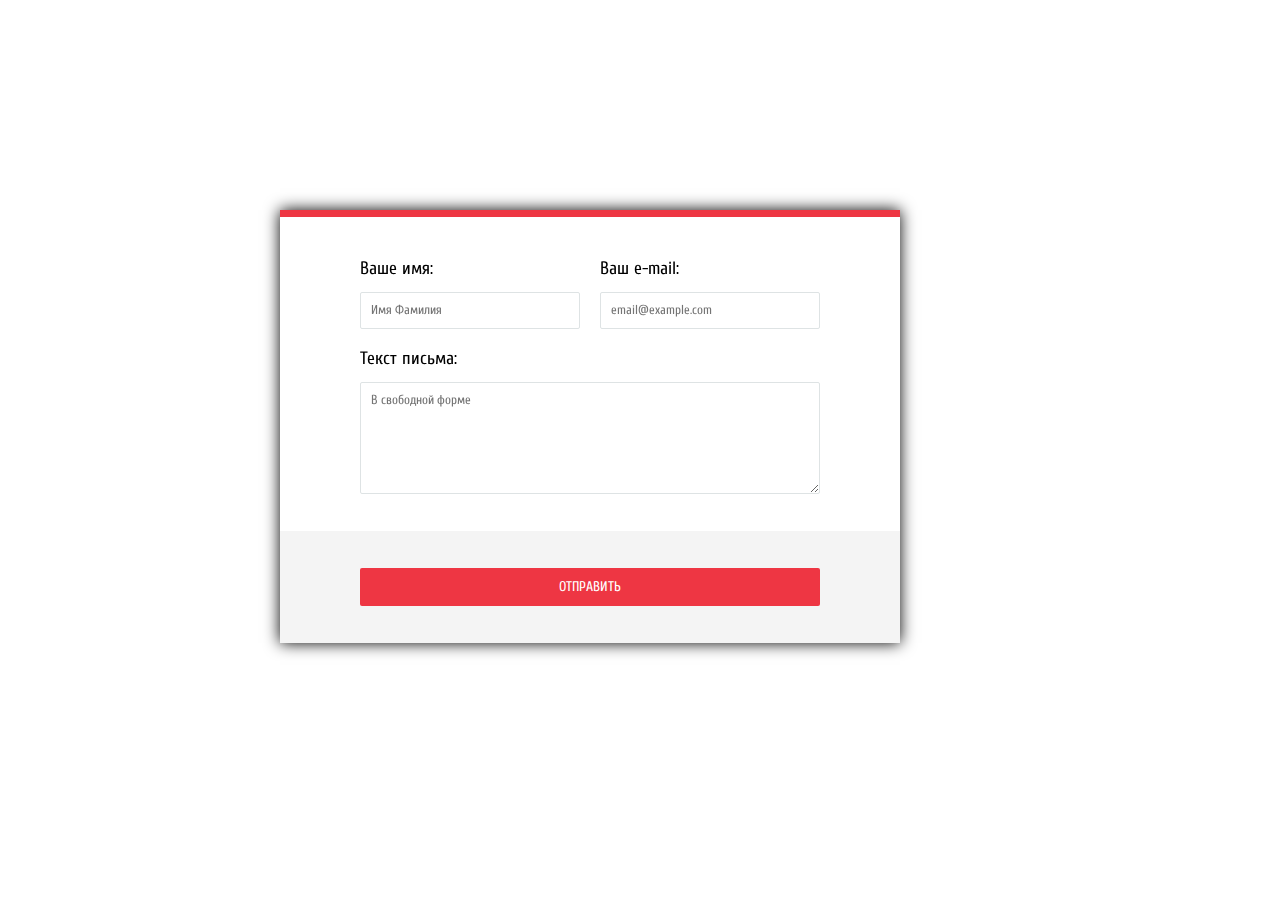
<file: demos/technomart/write-us.html>
<!DOCTYPE html>
<html lang="ru">
<head>
  <meta charset="UTF-8">
  <meta name="viewport" content="width=device-width, initial-scale=1.0">
  <meta http-equiv="X-UA-Compatible" content="ie=edge">
  <title>Техномарт-напишите нам</title>
  <link href="https://fonts.googleapis.com/css?family=Cuprum:400,400i,700,700i&amp;subset=cyrillic,cyrillic-ext" rel="stylesheet">
  <link href="https://fonts.googleapis.com/css?family=PT+Sans:400,400i,700,700i&amp;subset=cyrillic,cyrillic-ext" rel="stylesheet">
  <link rel="stylesheet" href="css/normalize.css">
  <link rel="stylesheet" href="css/style.css">
</head>
<body>
  <div class="container">
  <form class="write-us" action="http://echo.htmlacademy.ru" method="post">
    <div class="write-us-contacts">
      <div class="fullname-field">
        <label for="fullname">Ваше имя:</label>
        <input type="text" id="fullname" name="fullname" placeholder="Имя Фамилия" required>
      </div>
      <div class="email-field">
        <label for="email">Ваш e-mail:</label>
        <input type="text" id="email" name="email" placeholder="email@example.com" required>
      </div>
    </div>
    <div class="message-field">
      <label for="message">Текст письма:</label>
      <textarea name="messge" id="message" rows="6" placeholder="В свободной форме"></textarea>
    </div>
    <div class="btn-container">
      <button class="btn" type="submit">Отправить</button>
    </div>
    
  </form>
</div>
</body>
</html>
</file>
<file: demos/keksobooking/css/style.css>
/* Общие стили. Каркас
   ========================================================================== */

@font-face {
  font-family: "Roboto";
  src: url("../fonts/Roboto-Bold.woff2") format("woff2"),
      url("../fonts/Roboto-Bold.woff") format("woff");
  font-weight: 900;
  font-style: normal;
  font-display: swap;
}

@font-face {
  font-family: "Roboto";
  src: url("../fonts/Roboto-Regular.woff2") format("woff2"),
      url("../fonts/Roboto-Regular.woff") format("woff");
  font-weight: 400;
  font-style: normal;
  font-display: swap;
}

@font-face {
  font-family: "Roboto";
  src: url("../fonts/Roboto-Medium.woff2") format("woff2"),
      url("../fonts/Roboto-Medium.woff") format("woff");
  font-weight: 500;
  font-style: normal;
  font-display: swap;
}

*,
*::before,
*::after {
  -webkit-box-sizing: border-box;
          box-sizing: border-box;
}

.content-box-component {
  -webkit-box-sizing: content-box;
          box-sizing: content-box;
}

.visually-hidden {
  position: absolute;

  width: 1px;
  height: 1px;
  margin: -1px;
  border: 0;
  padding: 0;

  white-space: nowrap;

  -webkit-clip-path: inset(100%);

          clip-path: inset(100%);
  clip: rect(0 0 0 0);
  overflow: hidden;
}

.hidden {
  display: none;
}

body {
  max-width: 1200px;
  margin: 0 auto;

  color: #353535;
  font-family: "Roboto", "Arial", sans-serif;
  font-size: 16px;

  background-color: #f0f0ea;
}

fieldset {
  margin: 0;
  padding: 0;

  border: 0;
}


/* Карта с объявлениями
   ========================================================================== */

.promo {
  position: absolute;
  z-index: 1;
  top: 40px;
  left: 50%;

  width: 211px;
  height: 45px;

  -webkit-transform: translateX(-50%);
      -ms-transform: translateX(-50%);
          transform: translateX(-50%);
}

.map {
  position: relative;
  display: -webkit-box;
  display: -ms-flexbox;
  display: flex;
  -webkit-box-align: end;
      -ms-flex-align: end;
          align-items: flex-end;
  -webkit-box-orient: vertical;
  -webkit-box-direction: normal;
      -ms-flex-direction: column;
          flex-direction: column;

  overflow: hidden;
  height: 750px;

  background-color: #82bcc0;
  background-image: url("../img/map.jpg");
  background-repeat: no-repeat;
  background-position: center bottom;

  border-radius: 0 0 10px 10px;
}

.map__pins {
  position: relative;
  width: 100%;
  -webkit-box-flex: 1;
      -ms-flex-positive: 1;
          flex-grow: 1;
}

.map__overlay {
  position: absolute;

  width: 100%;
  height: 100%;

  -webkit-transition: opacity 300ms ease-in;
  -o-transition: opacity 300ms ease-in;
  transition: opacity 300ms ease-in;

  opacity: 0;
  background-color: rgba(0, 0, 0, 0.3);
}

.map__title {
  width: 100%;
  margin: 0;
  padding: 0;
  margin-top: 170px;

  font-size: 85px;
  font-weight: 700;
  text-align: center;
  color: #ffffff;
}

.map--faded .map__overlay {
  opacity: 1;
}


/**
 * Метка объявления
 */

.map__pin {
  position: absolute;
  z-index: 1;

  width: 50px;
  height: 70px;
  margin: 0;
  padding: 0;

  border: 0;
  background: none;
}

.map__pin:focus {
  outline: none;
  -webkit-filter: drop-shadow(0 0 5px red);
          filter: drop-shadow(0 0 5px red);
}

.map__pin img {
  position: absolute;
  z-index: 1;

  top: 5px;
  left: 0;
  right: 0;
  margin: auto;

  border-radius: 50%;
}

.map__pin:not(.map__pin--main)::after {
  content: "";
  position: absolute;

  width: 50px;
  height: 70px;

  top: 0;
  left: 0;

  background-image: url("../img/pins.svg");
  background-repeat: no-repeat;
  background-position: 0 -9px;
}

.map__pin:not(.map__pin--main):hover::after,
.map__pin:not(.map__pin--main):active::after,
.map__pin--active:not(.map__pin--main)::after {
  background-position: 0 -88px;
}

.map__pin:active img,
.map__pin--active img {
  -webkit-box-shadow: 0 0 15px 15px rgba(255, 86, 53, 0.7);
          box-shadow: 0 0 15px 15px rgba(255, 86, 53, 0.7);
}

.map__pin--main {
  width: 65px;
  height: 65px;

  cursor: move;
}

.map__pin--main img {
  position: relative;
  z-index: 1;

  padding: 2px 6px 6px;

  -webkit-transform: translateY(-7px);
      -ms-transform: translateY(-7px);
          transform: translateY(-7px);

  border: solid 5px #ff5635;
  border-radius: 50%;
  background-color: #ffffff;

  -webkit-box-sizing: content-box;
          box-sizing: content-box;
}

.map__pin--main:active img,
.map__pin--main--active img {
  background-color: #ffffff;
}

.map__pin--main svg {
  position: absolute;
  z-index: 0;
  top: -50px;
  left: -47px;

  width: 156px;
  height: 156px;

  -webkit-transition: -webkit-transform 300ms ease-in;
  transition: -webkit-transform 300ms ease-in;
  -o-transition: transform 300ms ease-in;
  transition: transform 300ms ease-in;
  transition: transform 300ms ease-in, -webkit-transform 300ms ease-in;
  -webkit-transform: rotate(120deg) scale(0);
      -ms-transform: rotate(120deg) scale(0);
          transform: rotate(120deg) scale(0);
  -webkit-transform-origin: 78px 78px;
      -ms-transform-origin: 78px 78px;
          transform-origin: 78px 78px;
}

.map__pin--main:hover ellipse {
  fill: rgba(255, 86, 53, 0.9);
}

.map__pin--main::after {
  position: absolute;
  top: 100%;
  left: 50%;

  width: 0;
  height: 0;

  content: "";

  border: solid 5px transparent;
  border-top: solid 18px #fff;
  border-bottom: 0;

  -webkit-transition: -webkit-transform 300ms ease-in;
  transition: -webkit-transform 300ms ease-in;
  -o-transition: transform 300ms ease-in;
  transition: transform 300ms ease-in;
  transition: transform 300ms ease-in, -webkit-transform 300ms ease-in;
  -webkit-transform: translate(-50%, -6px);
      -ms-transform: translate(-50%, -6px);
          transform: translate(-50%, -6px);

  border-top-width: 22px;
  border-top-color: #ff5635;
}

.map--faded .map__pin--main svg {
  -webkit-transform: rotate(-20deg) scale(1);
      -ms-transform: rotate(-20deg) scale(1);
          transform: rotate(-20deg) scale(1);
}

.map--faded .map__pin--main::after {
  -webkit-transform: translate(-50%, -30px);
      -ms-transform: translate(-50%, -30px);
          transform: translate(-50%, -30px);
}

.map__pin--main text {
  font-size: 7px;
  font-weight: 700;

  fill: #ffffff;
}


/**
 * Фильтры объявления
 */

.map__filters-container {
  width: 100%;
  background-color: rgba(3, 28, 45, 0.5);
}

.map__filters {
  display: -webkit-box;
  display: -ms-flexbox;
  display: flex;
  -webkit-box-align: center;
      -ms-flex-align: center;
          align-items: center;
  -webkit-box-pack: center;
      -ms-flex-pack: center;
          justify-content: center;

  width: 960px;
  height: 46px;
  margin: 0 auto;

  -webkit-transition: opacity 300ms ease-in;
  -o-transition: opacity 300ms ease-in;
  transition: opacity 300ms ease-in;

  opacity: 1;
}

.map--faded .map__filters {
  opacity: 0;
}

.map__filter {
  height: 30px;
  margin-right: 10px;

  font-size: 14px;
  vertical-align: middle;
  cursor: pointer;

  border: 1px solid transparent;
}

.map__filter:hover {
  border: 1px solid #ffaa99;
}

.map__filter:focus {
  outline: none;
  -webkit-box-shadow: 0 0 2px 2px #ff6547;
          box-shadow: 0 0 2px 2px #ff6547;
}

.map__feature {
  display: inline-block;
  overflow: hidden;

  width: 30px;
  height: 28px;

  font-size: 0;
  vertical-align: middle;
  cursor: pointer;

  background-color: #f8f8f8;
  background-image: url("../img/sprite-feature.svg");
  background-position: center;
  background-repeat: no-repeat;
  background-size: 25px 345px;

  border-radius: 3px;
}

.map__feature--wifi {
  background-position: 2px 5px;
}

.map__checkbox:checked + .map__feature--wifi {
  background-position: 2px -172px;
}

.map__feature--dishwasher {
  background-position: 2px -25px;
}

.map__checkbox:checked + .map__feature--dishwasher {
  background-position: 2px -202px;
}

.map__feature--parking {
  background-position: 3px -55px;
}

.map__checkbox:checked + .map__feature--parking {
  background-position: 2px -232px;
}

.map__feature--washer {
  background-position: 2px -85px;
}

.map__checkbox:checked + .map__feature--washer {
  background-position: 2px -262px;
}

.map__feature--elevator {
  background-position: 2px -143px;
}

.map__checkbox:checked + .map__feature--elevator {
  background-position: 2px -321px;
}

.map__feature--conditioner {
  background-position: 3px -114px;
}

.map__checkbox:checked + .map__feature--conditioner {
  background-position: 2px -291px;
}

.map__feature:hover {
  -webkit-box-shadow: inset 0 0 0 1px #ffaa99;
          box-shadow: inset 0 0 0 1px #ffaa99;
}

.map__feature:focus,
.map__checkbox:focus + .map__feature {
   -webkit-box-shadow: 0 0 2px 2px #ff6547;
           box-shadow: 0 0 2px 2px #ff6547;
 }

.map__feature:active {
  -webkit-box-shadow: none;
          box-shadow: none;
  background-color: #ff6547;
}

.map__checkbox:checked + .map__feature {
  background-color: #ff6547;
  -webkit-box-shadow: 0 1px 3px rgba(0, 0, 0, 0.2) inset;
          box-shadow: 0 1px 3px rgba(0, 0, 0, 0.2) inset;
}


/* Форма для публикации объявления
   ========================================================================== */

.notice {
  margin: 0 120px;
  padding: 30px 0;
}

.notice__title {
  margin-top: 0;
  margin-bottom: 20px;

  font-size: 28px;
  font-weight: 700;
}

.ad-form {
  display: -webkit-box;
  display: -ms-flexbox;
  display: flex;
  -ms-flex-wrap: wrap;
      flex-wrap: wrap;

  width: 100%;
}

.ad-form--disabled {
  opacity: 0.3;
}

.ad-form-header {
  width: 100%;
  padding-bottom: 20px;
}

.ad-form-header__title {
  margin-bottom: 10px;
}

.ad-form-header__upload {
  display: -webkit-box;
  display: -ms-flexbox;
  display: flex;
  -webkit-box-align: center;
      -ms-flex-align: center;
          align-items: center;
}

.ad-form-header__preview {
  display: -webkit-box;
  display: -ms-flexbox;
  display: flex;
  -webkit-box-align: center;
      -ms-flex-align: center;
          align-items: center;

  margin-right: 10px;
  padding: 0 15px;

  width: 70px;
  height: 70px;

  text-align: center;

  border-radius: 5px;
  background-color: #dadada;
}

.ad-form__field {
  display: -webkit-box;
  display: -ms-flexbox;
  display: flex;
  width: 150px;
}

.ad-form-header__info {
    margin-top: 0;
    margin-left: 20px;
}

.ad-form-header__drop-zone {
  height: 70px;
  padding: 10px 10px 5px;

  text-align: center;
  font-size: 14px;
  color: #999999;

  border: dashed 1px #c7c7c7;
  border-radius: 5px;

  cursor: pointer;
}

.ad-form-header__drop-zone:hover {
  color: #ff5635;
}

.ad-form-header__drop-zone:focus,
.ad-form-header__input:focus + .form-header__drop-zone {
  color: #ff5635;
  -webkit-box-shadow: 0 0 2px 2px #ff6547;
          box-shadow: 0 0 2px 2px #ff6547;
}

.ad-form__element {
  -ms-flex-preferred-size: 25%;
      flex-basis: 25%;
  min-height: 90px;

  font-size: 14px;
}

.ad-form__element--wide {
  -ms-flex-preferred-size: 50%;
      flex-basis: 50%;
  max-width: 50%;
}

.ad-form__label {
  display: block;
  padding-bottom: 5px;
}

.ad-form__element input,
.ad-form__element select,
.ad-form__element textarea {
  width: calc(100% - 20px);

  font-family: "Roboto", "Arial", sans-serif;
  font-size: 18px;

  height: 42px;
  padding-left: 14px;

  background-color: white;
  border: 1px solid #d9d9d3;
  border-radius: 4px;
}

.ad-form__element input:hover,
.ad-form__element select:hover,
.ad-form__element textarea:hover {
  border-color: #ffaa99;
}

.ad-form__element input:focus,
.ad-form__element select:focus,
.ad-form__element textarea:focus {
  outline: none;
  -webkit-box-shadow: 0 0 2px 2px #ff6547;
          box-shadow: 0 0 2px 2px #ff6547;
}

.ad-form__element--time {
  -ms-flex-preferred-size: 50%;
      flex-basis: 50%;
}

.ad-form__element--time select {
  width: calc(50% - 20px);
}

.ad-form__element--time select:first-of-type {
  margin-right: 14px;
}

.features legend {
  padding-bottom: 5px;
}

.feature {
  display: inline-block;
  vertical-align: middle;

  width: 70px;
  height: 45px;
  margin-right: 2px;

  font-size: 0;

  border: solid 1px #eee;
  border-radius: 3px;

  background-color: #fafafa;
  background-image: url("../img/sprite-feature.svg");
  background-position: center;
  background-repeat: no-repeat;
  background-size: 35px 600px;

  cursor: pointer;
}

.feature:hover {
  -webkit-box-shadow: inset 0 0 0 1px #ffaa99;
          box-shadow: inset 0 0 0 1px #ffaa99;
}

.feature:active {
  -webkit-box-shadow: none;
          box-shadow: none;
  background-color: #ff6547;
}

.features .feature__checkbox {
  width: auto;
}

.feature:focus,
.feature__checkbox:focus + .feature {
  -webkit-box-shadow: 0 0 2px 2px #ff6547;
          box-shadow: 0 0 2px 2px #ff6547;
}

.feature__checkbox:checked + .feature {
  background-color: #ff6547;
  -webkit-box-shadow: 0 1px 3px rgba(0, 0, 0, 0.2) inset;
          box-shadow: 0 1px 3px rgba(0, 0, 0, 0.2) inset;
}

.feature--wifi {
  background-position: 17px -50px;
}

.feature--dishwasher {
  background-position: 17px -92px;
}

.feature--parking {
  background-position: 17px -134px;
}

.feature--washer {
  background-position: 17px -175px;
}

.feature--elevator {
  background-position: 17px -258px;
}

.feature--conditioner {
  background-position: 17px -217px;
}

.feature__checkbox:checked + .feature {
  background-color: #ff5635;
}

.feature__checkbox:checked + .feature--wifi {
  background-position: 17px -297px;
}

.feature__checkbox:checked + .feature--dishwasher {
  background-position: 17px -339px;
}

.feature__checkbox:checked + .feature--parking {
  background-position: 17px -382px;
}

.feature__checkbox:checked + .feature--washer {
  background-position: 17px -423px;
}

.feature__checkbox:checked + .feature--elevator {
  background-position: 17px -505px;
}

.feature__checkbox:checked + .feature--conditioner {
  background-position: 17px -464px;
}

.ad-form textarea {
  width: calc(100% - 20px);
  max-width: calc(100% - 20px);
  min-height: 230px;

  padding-top: 10px;
}

.ad-form__photo-container {
  display: -webkit-box;
  display: -ms-flexbox;
  display: flex;
  -ms-flex-wrap: wrap;
      flex-wrap: wrap;
}

.ad-form__upload {
  display: -webkit-box;
  display: -ms-flexbox;
  display: flex;
  margin-right: 10px;

  width: 150px;
  min-height: 70px;
}

.ad-form__upload .ad-form__input {
  width: auto;
}

.ad-form__upload:last-of-type {
  margin-right: 0;
}

.ad-form__drop-zone {
  height: 70px;
  padding: 10px 10px 5px;

  text-align: center;
  font-size: 14px;
  color: #999999;

  border: dashed 1px #c7c7c7;
  border-radius: 5px;

  cursor: pointer;
}

.ad-form__drop-zone:hover {
  color: #ff5635;
}

.ad-form__drop-zone:focus,
.ad-form__input:focus + .ad-form__drop-zone {
  color: #ff5635;
  -webkit-box-shadow: 0 0 2px 2px #ff6547;
          box-shadow: 0 0 2px 2px #ff6547;
}

.ad-form__photo {
  margin-right: 10px;
  margin-bottom: 10px;

  width: 70px;
  height: 70px;

  background-color: #e4e4de;
  border-radius: 5px;
}

.ad-form__element--submit {
  -ms-flex-preferred-size: 100%;
      flex-basis: 100%;
  padding: 40px 0;

  text-align: center;
}

.ad-form__submit {
  font-size: 22px;
  font-weight: 700;

  -webkit-box-sizing: content-box;
          box-sizing: content-box;

  width: 206px;
  height: 60px;

  background-color: white;
  border: 4px solid #ffaa99;
  border-radius: 8px;
}

.ad-form__submit:hover,
.ad-form__submit:focus {
  border-color: #ff6d51;
}

.ad-form__submit:focus {
  outline: none;
}

.ad-form__submit:active {
  outline: none;

  color: white;
  border-color: #ff6d51;
  background-color: #ff6d51;
}

.ad-form__reset {
  margin: 0;
  padding: 0;

  font-size: 14px;
  text-decoration: underline;

  border: 0;
  background: none;
  cursor: pointer;
}

.ad-form__reset:focus {
  outline: none;
  -webkit-box-shadow: 0 0 2px 2px #ff6547;
          box-shadow: 0 0 2px 2px #ff6547;
}


/* Футер
   ========================================================================== */

.footer {
  margin-top: 30px;
  padding-top: 30px;
  border-top: solid 1px #cccccc;

  display: -webkit-box;
  display: -ms-flexbox;
  display: flex;
  -webkit-box-align: start;
      -ms-flex-align: start;
          align-items: flex-start;
  -webkit-box-pack: justify;
      -ms-flex-pack: justify;
          justify-content: space-between;
}

.copyright {
  font-size: 12px;
}

.copyright__link--image {
  display: block;
}

.copyright__link:hover {
  opacity: 0.6;
}

.copyright__link:focus {
  outline: none;
  -webkit-box-shadow: 0 0 2px 2px #ff6547;
          box-shadow: 0 0 2px 2px #ff6547;
}

.copyright__link--text {
  color: #353535;
}

.footer__contacts {
  background-color: inherit;
}

.contacts {
  margin: 0;
  padding: 0;
  list-style: none;

  display: -webkit-box;
  display: -ms-flexbox;
  display: flex;
}

.contacts__link {
  display: block;

  width: 29px;
  height: 29px;
  margin-left: 10px;

  font-size: 0;

  background-image: url("../img/sprite-social.svg");
  background-repeat: no-repeat;
  background-size: 29px 274px;

  cursor: pointer;
}

.contacts__link:focus {
  outline: none;
  -webkit-box-shadow: 0 0 2px 2px #ff6547;
          box-shadow: 0 0 2px 2px #ff6547;
}

.contacts__link--twitter {
  background-position: 0 0;
}

.contacts__link--instagram {
  background-position: 0 -35px;
}

.contacts__link--facebook {
  background-position: 0 -70px;
}

.contacts__link--vk {
  background-position: 0 -105px;
}

.contacts__link--twitter:hover,
.contacts__link--twitter:focus {
  background-position: 0 -140px;
}

.contacts__link--instagram:hover,
.contacts__link--instagram:focus {
  background-position: 0 -175px;
}

.contacts__link--facebook:hover,
.contacts__link--facebook:focus {
  background-position: 0 -210px;
}

.contacts__link--vk:hover,
.contacts__link--vk:focus {
  background-position: 0 -245px;
}

.contacts__link:focus {
  -webkit-box-shadow: 0 0 2px 2px #ff6547;
          box-shadow: 0 0 2px 2px #ff6547;
}


/* Вспомогательные экраны
   ========================================================================== */

/**
 * Карточка объявления
 */

.map__card {
  position: absolute;
  z-index: 2;
  top: 150px;
  left: 20px;

  padding: 10px 10px 20px;
  width: 230px;

  font-size: 12px;

  border-radius: 5px;
  background-color: #ffffff;
}

.popup__avatar {
  position: absolute;
  bottom: 100%;
  left: 0;

  margin-bottom: 10px;
}

.popup__close {
  position: absolute;
  bottom: 100%;
  right: 0;

  padding: 0;

  font-size: 0;

  border: 0;
  background: none;
}

.popup__close:active {
  -webkit-transform: translate(1px, 1px);
      -ms-transform: translate(1px, 1px);
          transform: translate(1px, 1px);
}

.popup__close:focus {
  outline: none;
  -webkit-box-shadow: 0 0 10px 3px #ff6547;
          box-shadow: 0 0 10px 3px #ff6547;
}

.popup__close::after {
  font-size: 50px;
  line-height: 40px;

  display: block;
  content: "×";

  color: #000000;
}

.popup__title {
  margin: 0;
  margin-bottom: 10px;

  font-size: 16px;
  line-height: 18px;
}

.popup__text {
  margin: 0;
  margin-bottom: 10px;
}

.popup__text--price {
  font-size: 22px;
  font-weight: 700;
}

.popup__price span {
  font-size: 16px;
}

.popup__type {
  margin: 0;
  margin-bottom: 5px;
}

.popup__text--capacity {
  margin-bottom: 0;
}

.popup__features {
  margin: 0;
  padding: 0;

  list-style: none;
}

.popup__features {
  margin-bottom: 10px;
}

.popup__feature {
  display: inline-block;
  overflow: hidden;

  width: 30px;
  height: 28px;

  font-size: 0;

  background-image: url("../img/sprite-feature.svg");
  background-position: center;
  background-repeat: no-repeat;
  background-size: 25px 345px;
}

.popup__feature--wifi {
  background-position: 2px 5px;
}

.popup__feature--dishwasher {
  background-position: 2px -25px;
}

.popup__feature--parking {
  background-position: 3px -55px;
}

.popup__feature--washer {
  background-position: 2px -85px;
}

.popup__feature--elevator {
  background-position: 2px -143px;
}

.popup__feature--conditioner {
  background-position: 3px -114px;
}

.popup__photos {
  display: -webkit-box;
  display: -ms-flexbox;
  display: flex;
  -webkit-box-align: center;
      -ms-flex-align: center;
          align-items: center;
  -ms-flex-wrap: wrap;
      flex-wrap: wrap;
}

.popup__photo {
  margin-right: 5px;
  margin-bottom: 5px;
}

.popup__photo:hover {
  border: 2px solid #ff5635;
}


/**
 * Сообщения об успешном и неуспешном создании объявления
 */

.success,
.error {
  position: fixed;
  top: 0;
  left: 0;
  z-index: 2;

  -webkit-box-sizing: border-box;
          box-sizing: border-box;

  width: 100%;
  height: 100%;
  overflow: auto;

  padding-top: 300px;

  text-align: center;
  vertical-align: middle;

  background-color: rgba(0, 0, 0, 0.8);
}

.success__message,
.error__message {
  position: relative;

  color: #ffffff;
  font-size: 50px;
  font-weight: 700;
}

.success__message::before,
.error__message::before {
  content: "";
  position: absolute;

  top: -150px;
  left: 50%;

  width: 109px;
  height: 122px;

  background-image: url("../img/muffin-white.svg");
  background-position: center;
  background-repeat: no-repeat;

  -webkit-transform: translateX(-50%);
      -ms-transform: translateX(-50%);
          transform: translateX(-50%);
}

.error__message::before {
  background-image: url("../img/muffin-red.svg");
}

.error__button {
  padding: 10px;

  font-size: 22px;
  font-weight: 700;

  -webkit-box-sizing: content-box;
          box-sizing: content-box;

  color: white;
  border: 4px solid #ff5635;
  background-color: #ff5635;
  border-radius: 8px;
}

.error__button:hover,
.error__button:focus {
  opacity: 0.8;
}

.error__button:focus {
  outline: none;
}

.error__button:active {
  outline: none;
  opacity: 0.6;
}
</file>
<file: demos/technomart/css/style.css>
@-webkit-keyframes bounce{0%{-webkit-transform:translateY(-2000px);transform:translateY(-2000px)}70%{-webkit-transform:translateY(30px);transform:translateY(30px)}90%{-webkit-transform:translateY(-10px);transform:translateY(-10px)}to{-webkit-transform:translateY(0);transform:translateY(0)}}@keyframes bounce{0%{-webkit-transform:translateY(-2000px);transform:translateY(-2000px)}70%{-webkit-transform:translateY(30px);transform:translateY(30px)}90%{-webkit-transform:translateY(-10px);transform:translateY(-10px)}to{-webkit-transform:translateY(0);transform:translateY(0)}}@-webkit-keyframes shake{0%,to{-webkit-transform:translateX(0);transform:translateX(0)}10%,30%,50%,70%,90%{-webkit-transform:translateX(-10px);transform:translateX(-10px)}20%,40%,60%,80%{-webkit-transform:translateX(10px);transform:translateX(10px)}}@keyframes shake{0%,to{-webkit-transform:translateX(0);transform:translateX(0)}10%,30%,50%,70%,90%{-webkit-transform:translateX(-10px);transform:translateX(-10px)}20%,40%,60%,80%{-webkit-transform:translateX(10px);transform:translateX(10px)}}html{-webkit-box-sizing:border-box;box-sizing:border-box}*,::after,::before{-webkit-box-sizing:inherit;box-sizing:inherit}body{font-family:"Cuprum","Tahoma",sans-serif;font-size:13px;line-height:24px;color:#000;background-color:#fff;min-width:940px}img{max-width:100%}a{text-decoration:none}.visually-hidden:not(:focus):not(:active),input[type=checkbox].visually-hidden,input[type=radio].visually-hidden{position:absolute;width:1px;height:1px;margin:-1px;border:0;padding:0;white-space:nowrap;-webkit-clip-path:inset(100%);clip-path:inset(100%);clip:rect(0 0 0 0);overflow:hidden}.container{width:940px;margin:0 auto}.flex-container form{width:270px}.header{margin-bottom:59px}.header-catalog{margin-bottom:18px}.header-top,.header-top a{background-color:#293449;color:#fff}.header-top-inner{display:-webkit-box;display:-ms-flexbox;display:flex;-webkit-box-pack:justify;-ms-flex-pack:justify;justify-content:space-between}.header-top a{width:150px;display:inline-block;vertical-align:middle;padding:12px 0 12px 47px;font-size:17px;line-height:18px}.header-top a:active,.header-top a:hover{background-color:#212a3a}.header-top a:active{color:rgba(255,255,255,.5)}.header-top .bookmarks{padding-left:44px;position:relative}.header-top .bookmarks:hover::before{background:url(../img/icon-bookmark-hover.svg) no-repeat 50% 50%}.header-top .bookmarks::before,.header-top .bookmarks:active::before{background:url(../img/icon-bookmark.svg) no-repeat 50% 50%}.header-top .cart{padding-left:49px;position:relative}.header-top .bookmarks::before,.header-top .cart::before{position:absolute;display:block;content:"";width:30px;height:30px;top:5px;left:10px}.header-top .cart:hover::before{background:url(../img/cart-icon-hover.svg) no-repeat 50% 50%}.header-top .cart::before,.header-top .cart:active::before{background:url(../img/cart-icon.svg) no-repeat 50% 50%}.header-top .header-logo{display:inline-block;background-color:#ee3643;vertical-align:middle;width:220px;padding:14px 56px 6px;-webkit-box-shadow:0 5px 0 0 #b52933;box-shadow:0 5px 0 0 #b52933;z-index:20}.footer-top .logo:hover,.header-top .logo:hover{background-color:#ca2c37}.footer-top .logo:active,.header-top .logo:active{background-color:#ba2732}.header-top .order{background-color:#63a63e;padding:12px 0 12px 21px}.header-top .order:hover{background-color:#5fbb2d}.header-top .order:active{background-color:#518534;color:rgba(255,255,255,.5)}.header-bottom{background-color:#f3f7f9;padding-bottom:60px}.header-bottom-inner{padding-top:45px;display:-webkit-box;display:-ms-flexbox;display:flex;-webkit-box-pack:justify;-ms-flex-pack:justify;justify-content:space-between;margin-bottom:30px}.about-shop{width:300px;padding:4px 50px 10px 53px;font-size:16px;line-height:23px;color:#ee3643;font-style:italic}.header-address{padding-top:1px;width:340px}.header-address p{padding-left:30px;font-size:14px;line-height:24px;font-style:normal}.header-address a,.user-auth a{display:inline-block;vertical-align:middle;font-size:21px;line-height:21px}.header-address a{position:relative;padding:10px 51px 8px 71px;margin-left:21px;margin-bottom:4px;font-style:normal;border:3px solid #fff;color:#ee3643}.header-address a::after{position:absolute;content:"";width:25px;height:25px;top:7px;left:9px;background:url(../img/icon-phone.svg) no-repeat 50% 50%}.account{position:relative;width:300px}.user-auth{width:300px;padding-top:0}.user-auth a{color:#000;background-color:#fff}.user-auth .login{position:relative;padding:13px 25px 13px 48px;margin-left:19px}.user-auth .login::before{position:absolute;content:"";width:25px;height:25px;top:11px;left:11px}.user-auth .login:hover::before{background:url(../img/icon-login-hover.svg) no-repeat 50% 50%}.user-auth .login::before,.user-auth .login:active::before{background:url(../img/icon-login.svg) no-repeat 50% 50%}.user-auth a:last-child{padding:13px 21px 13px 26px;margin-left:6px}.user-auth a:hover{color:#ee3643}.user-auth a:active,.user-log a:active{color:rgba(0,0,0,.3)}.user-log{margin-bottom:4px;background-color:#fff;padding:11px 0 11px 48px}.orders-list a,.user-log a{display:inline-block;vertical-align:middle;font-size:21px;line-height:21px;color:#000}.user-log .log-off{margin-left:33px;margin-top:1px}.log-off:hover path,.log-off:hover polygon{fill:#32425c}.log-off:active path,.log-off:active polygon{fill:#c5c5c5}.user-name{position:relative}.user-name:active{color:#c5c5c5}.user-name::before,.user-name:active::before{background:url(../img/icon-user.svg) no-repeat 50% 50%}.user-name::before{position:absolute;content:"";width:22px;height:22px;top:-1px;left:-35px}.user-name:hover::before{background:url(../img/icon-user-hover.svg) no-repeat 50% 50%}.user-name:active::before{left:-36px}.orders-list a{margin-left:19px;margin-right:10px;border-bottom:1px solid #32425c;color:#32425c;font-size:16px;line-height:14px}.orders-list::after{position:absolute;content:".";font-size:39px;font-family:"PT sans",sans-serif;top:38px;left:106px}.orders-list a:hover{color:#ee3643;border-bottom-color:#ee3643}.orders-list a:active{color:rgba(0,0,0,.3);border-bottom-color:rgba(0,0,0,.3)}.navigation{background-color:#32425c;-webkit-box-shadow:inset 0 -5px 0 0 #293449;box-shadow:inset 0 -5px 0 0 #293449}.navigation ul{list-style:none}.main-menu{display:-webkit-box;display:-ms-flexbox;display:flex;-webkit-box-pack:justify;-ms-flex-pack:justify;justify-content:space-between;-ms-flex-wrap:wrap;flex-wrap:wrap}.menu-item:first-of-type{width:150px}.menu-item:nth-of-type(2){width:110px}.menu-item:nth-of-type(3){width:120px}.menu-item:nth-of-type(4){width:100px}.menu-item:nth-of-type(5){width:190px}.menu-item:nth-of-type(6){width:120px}.menu-item:nth-of-type(7){width:150px}.menu-item:first-of-type a{padding-left:52px}.menu-item:nth-of-type(2) a{padding-left:18px}.menu-item:nth-of-type(3) a{padding-left:34px}.menu-item:nth-of-type(4) a{padding-left:25px}.menu-item:nth-of-type(5) a{padding-left:38px}.menu-item:nth-of-type(6) a{padding-left:31px}.menu-item:nth-of-type(7) a{padding-left:34px}.navigation a{display:block;color:#fff;padding:20px 0 23px;font-size:17px;line-height:17px}.navigation a:hover{background-color:#293449}.navigation a:active{background-color:#1d2739;color:rgba(255,255,255,.5)}.promo{margin-bottom:34px}.promo ul{list-style:none;margin:0;padding:0}.fieatures-list,.promo-list{display:-webkit-box;display:-ms-flexbox;display:flex;-ms-flex-wrap:wrap;flex-wrap:wrap;-webkit-box-pack:justify;-ms-flex-pack:justify;justify-content:space-between}.card{width:300px;margin-bottom:20px;padding:21px 0 72px 23px;position:relative;background-color:#8ed78f}.materials{background:url(../img/icon-1.svg) no-repeat 83% 53% #ffbf47}.materials a{padding:10px 24px;top:63px;left:24px}.tools{background:url(../img/icon-2.svg) no-repeat 88% 53% #3bbce3}.tools a{padding:10px 26px;top:63px;left:26px}.technics{background:url(../img/icon-3.svg) no-repeat 86% 53% #dc91d8}.technics a{padding:10px 31px;top:63px;left:23px}.sale{background:url(../img/icon-4.svg) no-repeat 81% 53% #8ed78f}.sale a{padding:10px 22px;top:64px;left:24px}.shipment{background:url(../img/icon-5.svg) no-repeat 86% 53% #ffbf47}.shipment a{padding:10px 37px;top:64px;left:23px}.card p{font-size:24px;line-height:30px;font-weight:700;color:#fff}.btn,.card a{font-size:14px;line-height:18px;color:#fff;text-transform:uppercase;text-align:center;border-radius:2px}.card a{display:block;background-color:rgba(0,0,0,.1);position:absolute}.card a:hover{background-color:rgba(0,0,0,.2)}.card a:active{background-color:rgba(0,0,0,.3)}.btn{background-color:#ee3643;padding:10px 0;border:0}.btn:hover{background-color:#ca2c37}.btn:active{background-color:#ba2732}.features{display:-webkit-box;display:-ms-flexbox;display:flex;-webkit-box-pack:justify;-ms-flex-pack:justify;justify-content:space-between}.features .slider{position:relative;width:620px;margin-right:20px;-ms-flex-negative:0;flex-shrink:0}.drills,.perforators{width:100%;background-color:#735a52;background-image:url(../img/slider_1.jpg);background-size:100%;background-repeat:no-repeat;display:none}.perforators{background-color:#7e6f5e;background-image:url(../img/slider_2.jpg)}.features-slider-active{display:block}.slider p:first-of-type{font-size:36px;font-weight:700;line-height:31px;text-transform:uppercase;color:#f3f7f9;padding:24px 24px 6px}.slider p:last-of-type{font-size:18px;line-height:24px;color:#f3f7f9;padding-left:25px;padding-bottom:181px}.slider a{position:absolute;display:block;padding:10px 46px 10px 50px;top:206px;left:25px}.slider button{position:absolute;cursor:pointer}.left-btn,.right-btn{width:50px;height:50px;border:0;top:109px}.left-btn{background:url(../img/icon-left.svg) no-repeat 50% 50%;left:11px}.right-btn{background:url(../img/icon-right.svg) no-repeat 50% 50%;right:5px}.slider-controls{width:15px;height:15px;border:0;background:url(../img/slider-dots.png) no-repeat 50% 50%;background-color:transparent}.slider-controls-1{bottom:54px;left:292px}.slider-controls-2{bottom:54px;left:312px}.slider-controls-active::after{content:"";position:absolute;background:url(../img/slider-indicator.png) no-repeat 50% 50%;top:5px;left:5px;width:6px;height:6px}.about-us-inner{display:-webkit-box;display:-ms-flexbox;display:flex;-webkit-box-pack:justify;-ms-flex-pack:justify;justify-content:space-between;margin-bottom:93px}.about-us{width:560px}.about-us-inner h2{margin-bottom:25px}.about-us p{font-family:"PT Sans","Tahoma",sans-serif}.about-us p:first-of-type{width:540px;padding-top:1px;margin-bottom:24px;word-spacing:-.6px;letter-spacing:.2px}.about-us p:last-of-type{width:405px;word-spacing:-1.2px;letter-spacing:.2px;margin-bottom:21px}.about-us a{padding:10px 41px}.contacts{width:300px}.contacts p{font-family:"PT Sans","Tahoma",sans-serif;padding-right:100px;margin-bottom:32px}.contacts-button-map{display:block;background-image:url(../img/map.jpg);background-color:#f1eee9;padding-bottom:158px;margin-bottom:47px}.write-us-button{padding:10px 58px 10px 64px}.delivery-list{list-style:none;margin-bottom:43px}.delivery-list li{position:relative;font-size:18px;line-height:20px;color:#000;margin-bottom:20px;padding-left:36px}.delivery-list li::before{position:absolute;content:"";width:25px;height:3px;top:8px;left:0;background:url(../img/dash.png) no-repeat 50% 50%}.write-us{position:fixed;background-color:#fff;width:620px;-webkit-box-shadow:inset 0 7px 0 0 #ee3643,0 0 15px;box-shadow:inset 0 7px 0 0 #ee3643,0 0 15px;top:50%;left:50%;margin-left:-360px;margin-top:-240px}.write-us-contacts{display:-webkit-box;display:-ms-flexbox;display:flex;padding-top:50px;width:460px;margin:0 auto 21px}.write-us-contacts div{width:50%}.write-us textarea,.write-us-contacts input[type=text]{padding:10px;border:1px solid #dee3e4;border-radius:2px;outline:0}.write-us textarea:hover,.write-us-contacts input[type=text]:hover{border-color:#b5b5b5}.write-us textarea:focus,.write-us-contacts input[type=text]:focus{border-color:#ee3643}.write-us .email-field,.write-us .fullname-field,.write-us .message-field{display:-webkit-box;display:-ms-flexbox;display:flex;-webkit-box-orient:vertical;-webkit-box-direction:normal;-ms-flex-direction:column;flex-direction:column}.write-us .fullname-field{margin-right:20px}.write-us .message-field{width:460px;margin:0 auto 37px}.write-us label{font-size:18px;line-height:18px;margin-bottom:14px}.write-us .btn-container{background-color:#f4f4f4;padding-top:37px}.write-us .btn{width:460px;cursor:pointer;margin:0 80px 37px}.map .form-close,.write-us .form-close{position:absolute;border:0;cursor:pointer;font-size:0;width:40px;height:40px;top:8px;right:5px;background:url(../img/form-close.svg) no-repeat 50% 50%;z-index:100}.modal{display:none}.modal-show{position:fixed;display:block;z-index:30;-webkit-animation:bounce .6s;animation:bounce .6s}.modal-error{-webkit-animation:shake .6s;animation:shake .6s}.map{position:fixed;top:50%;left:50%;margin-left:-470px;margin-top:-240px;-webkit-box-shadow:0 0 40px -10px;box-shadow:0 0 40px -10px;background:url(../img/map_big.png) no-repeat 50% 50%;width:940px;height:480px}.map .form-close{top:0;right:0}.footer{display:-webkit-box;display:-ms-flexbox;display:flex;-webkit-box-orient:vertical;-webkit-box-direction:normal;-ms-flex-direction:column;flex-direction:column}.footer-contacts{margin-right:67px}.footer .footer-logo{display:block;width:220px;padding-top:20px;padding-bottom:20px;margin-bottom:33px;background-color:#ee3643;-webkit-box-shadow:0 5px 0 0 #b52933;box-shadow:0 5px 0 0 #b52933}.footer-logo img{width:138px;display:block;margin:0 auto}.footer-address{font-size:18px;line-height:24px;margin-left:4px}.footer-address,.footer-address a{font-style:normal;color:#fff}.footer-top{background-color:#32425c}.footer-top-inner{display:-webkit-box;display:-ms-flexbox;display:flex;-webkit-box-pack:justify;-ms-flex-pack:justify;justify-content:space-between;margin-bottom:49px}.footer-navigation{margin-top:37px;-webkit-box-flex:1;-ms-flex-positive:1;flex-grow:1}.footer-navigation ul{list-style:none}.footer-address a,.footer-navigation a{font-size:18px;line-height:24px}.footer-navigation a:hover{text-decoration:underline}.footer-menu,.promo-menu{display:-webkit-box;display:-ms-flexbox;display:flex;-webkit-box-pack:justify;-ms-flex-pack:justify;justify-content:space-between}.footer-menu{margin-bottom:34px}.footer-menu a{color:#fff;display:inline-block;vertical-align:middle}.footer-menu a:active{color:rgba(255,255,255,.5);text-decoration:none}.promo-menu{margin-left:23px}.promo-menu a{color:#ffda96}.promo-menu a:active{color:rgba(255,209,128,.5);text-decoration:none}.footer-bottom{background-color:#293449}.footer-bottom-inner,.social{display:-webkit-box;display:-ms-flexbox;display:flex}.footer-bottom-inner{padding-top:37px;padding-left:2px;margin-bottom:34px;-webkit-box-pack:justify;-ms-flex-pack:justify;justify-content:space-between}.footer-bottom-inner>div{width:33%}.social{-webkit-box-pack:center;-ms-flex-pack:center;justify-content:center;position:relative}.social-btn{width:40px;text-align:center;height:40px;border:1px solid #212a3a;border-radius:50%;background-color:#212a3a}.social-btn:hover{background:#ee3643}.social-vk{margin-left:75px;padding-top:9px}.social-insta{margin-right:auto;padding-top:7px}.social-fb{margin:0 5px;padding-top:7px}.copyright,.footer-links,.footer-links a{font-size:16px;line-height:18px;color:#fff}.footer-links{display:-webkit-box;display:-ms-flexbox;display:flex;-webkit-box-pack:justify;-ms-flex-pack:justify;justify-content:space-between}.development-container,.feedback-container{-webkit-box-flex:1;-ms-flex-positive:1;flex-grow:1;margin-left:11px}.development-container{margin-left:38px}.footer-links a{color:#ffda96}.footer-links a:hover{text-decoration:underline}.footer-links a:active{text-decoration:none;color:#ee3643}.breadcrumbs{display:-webkit-box;display:-ms-flexbox;display:flex;-webkit-box-pack:start;-ms-flex-pack:start;justify-content:flex-start;margin-left:-2px;margin-bottom:17px}.breadcrumbs a{position:relative;font-family:"PT Sans","Tahoma",sans-serif;margin-right:41px;text-transform:uppercase;color:#000}.breadcrumbs a:first-of-type{background:url(../img/icon-home.svg) no-repeat 0% 50%;width:15px;margin-bottom:3px}.breadcrumbs a:not(:first-of-type)::before{position:absolute;content:"";width:8px;height:8px;border-top:2px solid #e5e5e5;border-right:2px solid #e5e5e5;-webkit-transform:rotate(45deg);-ms-transform:rotate(45deg);transform:rotate(45deg);top:7px;left:-26px}.main-title{font-size:30px;line-height:30px;text-transform:uppercase;font-weight:400;padding:0;margin:0}.catalog-title{color:#32425c;background-color:#f3f7f9;padding:30px 0 30px 28px;margin-bottom:20px}.catalog{display:-webkit-box;display:-ms-flexbox;display:flex;-webkit-box-pack:justify;-ms-flex-pack:justify;justify-content:space-between;margin-bottom:60px}.filters{width:220px;text-transform:uppercase;font-family:"PT Sans","Tahoma",sans-serif;margin-right:20px}.filters fieldset{border:0;padding:0;margin:0;border-bottom:1px solid #e5e5e5}.filters .powertype{border:0;margin-bottom:57px}.filters h2{font-size:13px;font-weight:400;background-color:#f7f3ec;padding:6px 6px 6px 19px;margin:0 0 15px}.filters legend{font-size:17px;font-weight:700;margin-bottom:17px}.filters .price-range{margin-bottom:19px}.price-controls{position:relative;height:36px;margin-bottom:26px;border-radius:2px}.price-controls::after{position:absolute;content:"\2014";font-size:14px;top:7px;right:104px}.price-controls .max-price,.price-controls .min-price{width:90px;padding-left:65px}.price-controls input{width:95px;margin:0;font:inherit;font-size:17px;line-height:18px;text-align:center;color:#000;background:#f7f3ec;border:0;border-radius:2px;padding:9px 0 10px 5px}.price-controls input[name=min-price]{margin-right:26px}.range-controls{position:relative;background-color:#f7f3ec;padding:39px 0;margin-bottom:10px}.range-controls .scale{height:2px;margin:0 24px;background-color:#d7dcde}.range-controls .bar{width:86%;height:2px;background:#00ca74}.range-toggle{position:absolute;top:30px;width:5px;height:5px;background:#fff;border:10px solid #fff;border-radius:50%;-webkit-box-shadow:0 2px 1px 0 rgba(0,1,1,.2);box-shadow:0 2px 1px 0 rgba(0,1,1,.2);cursor:pointer}.range-toggle::after{content:".";position:absolute;color:gray;top:-20px;left:-3px;font-size:27px}.range-toggle:hover{background:#1c4f80}.range-toggle-min{left:20px}.range-toggle-max{left:73%}.filters ul{list-style:none;padding:0;margin-bottom:18px}.checkbox+label,.radio+label{position:relative;padding-left:34px;cursor:pointer;font-size:15px;line-height:20px}.filters .brands{margin-bottom:20px}.filters li{margin-bottom:16px}.powertype legend{letter-spacing:.6px}.checkbox+label::before{position:absolute;left:0;top:-3px;content:"";width:26px;height:26px}.checkbox:checked+label::before{background:url(../img/checkbox-on.svg) no-repeat}.checkbox:checked+label:hover::before,.checkbox:focus:checked+label::before{background:url(../img/checkbox-on-hover.svg) no-repeat}.checkbox:not(:checked)+label::before{background:url(../img/checkbox-off.svg) no-repeat}.checkbox:focus:not(:checked)+label::before,.checkbox:not(:checked)+label:hover::before{background:url(../img/checkbox-off-hover.svg) no-repeat}.radio+label::before{position:absolute;left:-1px;top:-3px;content:"";width:26px;height:26px}.radio:checked+label::before{background:url(../img/radio-on.svg) no-repeat}.radio:checked+label:hover::before,.radio:focus:checked+label::before{background:url(../img/radio-on-hover.svg) no-repeat}.radio:not(:checked)+label::before{background:url(../img/radio-off.svg) no-repeat}.radio:focus:not(:checked)+label::before,.radio:not(:checked)+label:hover::before{background:url(../img/radio-off-hover.svg) no-repeat}.filters button{text-transform:uppercase;background-color:transparent;border:1px solid #e5e5e5;padding:11px 39px;cursor:pointer}.sort{background-color:#f7f3ec;padding:11px 0 10px;margin-bottom:20px;display:-webkit-box;display:-ms-flexbox;display:flex;-webkit-box-pack:justify;-ms-flex-pack:justify;justify-content:space-between}.sort-item,.sort>span{font-size:13px;line-height:15px;color:rgba(0,0,0,.3);text-transform:uppercase}.current-sort{color:#ee3643;border:0}.sort>span{color:#000;width:220px;margin-left:19px}.sort-list{position:relative;-webkit-box-flex:1;-ms-flex-positive:1;flex-grow:1;display:-webkit-box;display:-ms-flexbox;display:flex}.sort-item{border-bottom:1px dotted #ee3643}.sort-item:hover{color:#000}.sort-item:active{color:#ee3643;border:0}.sort-by-price{margin-right:72px}.sort-by-type{margin-right:65px}.append-cart p::before,.sort-down::after,.sort-up::after{position:absolute;content:"";width:25px;height:25px;top:-5px}.sort-up::after{background:url(../img/icon-up-dir.svg) no-repeat 50% 50%;right:43px}.sort-up.active-sort::after{background:url(../img/icon-up-dir-active.svg) no-repeat 50% 50%}.sort-up:hover::after{right:42px;background:url(../img/icon-up-dir-hover.svg) no-repeat 50% 50%}.sort-down::after{background:url(../img/icon-down-dir.svg) no-repeat 50% 50%;right:10px}.sort-down.active-sort::after{background:url(../img/icon-down-dir-active.svg) no-repeat 50% 50%}.sort-down:hover::after{background:url(../img/icon-down-dir-hover.svg) no-repeat 50% 50%;right:9px}.goods{width:700px;font-family:"PT Sans","Tahoma",sans-serif}.goods-item,.goods-list{display:-webkit-box;display:-ms-flexbox;display:flex;-webkit-box-pack:justify;-ms-flex-pack:justify;justify-content:space-between}.goods-list{font-family:"PT Sans","Tahoma",sans-serif;list-style:none;-ms-flex-wrap:wrap;flex-wrap:wrap;padding:0}.goods-item{position:relative;-webkit-box-orient:vertical;-webkit-box-direction:normal;-ms-flex-direction:column;flex-direction:column;width:220px;border:1px solid #e5e5e5;margin-bottom:20px;overflow:hidden}.flag-new{display:none;position:absolute;width:60px;height:62px;background:url(../img/new-flag.png) no-repeat 50% 50%;top:-2px;right:0;z-index:20}.flag,.goods-item:hover .button-group{display:block}.goods-item img{margin:0 auto 10px}.goods-info{display:-webkit-box;display:-ms-flexbox;display:flex;-webkit-box-orient:vertical;-webkit-box-direction:normal;-ms-flex-direction:column;flex-direction:column;-webkit-box-pack:justify;-ms-flex-pack:justify;justify-content:space-between;-webkit-box-flex:1;-ms-flex-positive:1;flex-grow:1}.goods-item .title{font-weight:700;font-size:18px;line-height:20px;padding:0 30px;text-align:center;margin-bottom:11px}.goods-item .old-price,.goods-item .price{font-weight:700;font-size:17px;line-height:18px;text-align:center}.goods-item .old-price{text-decoration:line-through;padding-left:4px;margin-bottom:9px;color:#999}.goods-item .price{position:relative;color:#fff;background-color:#ee3643;margin:0 54px 20px 42px;padding:10px 17px 10px 35px;border-radius:3px}.goods-item .price::after{position:absolute;content:"";border:19px solid transparent;border-left-color:#ee3643;top:0;right:-37px}.goods-item .button-group{position:absolute;top:0;right:0;width:218px;margin:0 auto 10px;display:none;padding:44px 0;background-color:#fff}.button-group .bookmark,.button-group .buy{font-family:"Cuprum","Tahoma",sans-serif;font-size:14px;line-height:19px;padding:7px 0;text-align:center;text-transform:uppercase;display:block;margin:0 42px;border:3px solid #63a63e;border-radius:3px}.goods-item:hover{-webkit-box-shadow:0 10px 50px -20px #000;box-shadow:0 10px 50px -20px #000}.button-group .buy{position:relative;color:#fff;background-color:#63a63e;border-bottom:3px solid #367315;margin-bottom:7px}.button-group .buy::before{position:absolute;display:block;content:"";background:url(../img/cart-icon.svg) no-repeat 50% 50%;width:30px;height:30px;top:0;left:3px}.button-group .buy:hover::before{background:url(../img/cart-icon-hover.svg) no-repeat 50% 50%}.button-group .buy:hover{background-color:#5fbb2d;border-color:#5fbb2d #5fbb2d #367315}.button-group .buy:active{background-color:#518534;border-color:#518534}.button-group .bookmark{color:#000;background-color:#fff}.button-group .bookmark:hover{border:3px solid #32425c;color:#32425c}.button-group .bookmark:active{color:rgba(50,66,92,.3);border:3px solid rgba(50,66,92,.3)}.append-cart{top:50%;left:50%;margin-left:-310px;margin-top:-140px;width:620px;-webkit-box-shadow:inset 0 7px 0 0 #ee3643,0 0 15px;box-shadow:inset 0 7px 0 0 #ee3643,0 0 15px;background-color:#fff}.append-cart p{position:relative;width:380px;font-size:30px;line-height:30px;padding-top:75px;margin-left:160px;margin-bottom:73px}.append-cart p::before{width:70px;height:70px;top:52px;left:-93px;background:url(../img/form-done.svg) no-repeat 50% 50%}.append-cart-footer{background-color:#f1f1f1;padding-top:37px}.append-cart .btn-container{display:-webkit-box;display:-ms-flexbox;display:flex;margin:0 auto;-webkit-box-pack:justify;-ms-flex-pack:justify;justify-content:space-between;width:460px}.append-cart .btn{width:220px;margin-bottom:37px}.append-cart .btn-continue{background-color:#fff;color:#000}.append-cart .btn-continue:hover{outline:1px solid #e5e5e5;color:#b2b2b2}.append-cart .form-close{position:absolute;border:0;cursor:pointer;font-size:0;width:40px;height:40px;top:8px;right:5px;background:url(../img/form-close.svg) no-repeat 50% 50%}.catalog-goods{margin-bottom:32px}.paginator,.paginator a{font-size:13px;line-height:18px}.paginator{display:-webkit-box;display:-ms-flexbox;display:flex;font-family:"PT Sans","Tahoma",sans-serif}.paginator a{color:#000;text-transform:uppercase;margin-right:9px;text-align:center;vertical-align:middle;padding:9px 15px;border:1px solid #e5e5e5;border-radius:3px}.paginator a:hover{border-color:#bdc6ca}.paginator a:active{border-color:#ee3643}.paginator .current{background-color:#ee3643;color:#fff}.paginator a:last-of-type{padding:9px 31px}.search,.search-form{position:relative;width:270px;background-color:#293449;border:0;margin:0}.search{width:100%;padding:15px 0 13px 49px}.search::-webkit-input-placeholder{color:#fff;font-size:17px;line-height:18px;position:absolute;top:5px;left:5px}.search::-ms-input-placeholder{color:#fff;font-size:17px;line-height:18px;position:absolute;top:5px;left:5px}.search::placeholder{color:#fff;font-size:17px;line-height:18px;position:absolute;top:5px;left:5px}.search:-ms-input-placeholder{color:#fff;font-size:17px;line-height:18px;position:absolute;top:-6px;left:5px}.search:active,.search:focus{background-color:#fff}.search-button{position:absolute;background-color:transparent;background:url(../img/icon-search.svg) no-repeat 50% 50%;width:40px;height:40px;top:0;left:5px;border:0;cursor:pointer}.search:hover+.search-button{background:url(../img/icon-search-hover.svg) no-repeat 50% 50%}.search:focus+.search-button{background:url(../img/icon-search-focus.svg) no-repeat 50% 50%}.populars-goods{margin-bottom:2px}.populars .goods-list{margin-bottom:0}.populars-header{display:-webkit-box;display:-ms-flexbox;display:flex;-webkit-box-pack:justify;-ms-flex-pack:justify;justify-content:space-between;background-color:#f9f5f0;margin-bottom:20px;padding:25px 24px 25px 28px}.populars-btn,.populars-title{-ms-flex-item-align:center;-ms-grid-row-align:center;align-self:center}.populars-title{color:#32425c}.populars-btn{width:253px;text-align:center}.company-list{list-style:none;display:-webkit-box;display:-ms-flexbox;display:flex;-ms-flex-wrap:wrap;flex-wrap:wrap;-webkit-box-pack:justify;-ms-flex-pack:justify;justify-content:space-between;margin-bottom:66px}.company-item{width:220px;height:145px;border:1px solid #e5e5e5;margin-bottom:20px}.company-item:hover a{-webkit-box-shadow:0 5px 50px -10px #000;box-shadow:0 5px 50px -10px #000}.company-item:active a{-webkit-box-shadow:0 5px 20px 0 #000;box-shadow:0 5px 20px 0 #000;opacity:.3}.company-item a{display:-webkit-box;display:-ms-flexbox;display:flex;height:100%}.company-item img{margin:auto}.company-item .makita{margin-bottom:53px}.company-item .dewalt{margin-bottom:51px}.company-item .interskol{margin-bottom:34px;margin-left:8px}.company-item .hitachi{margin-bottom:54px;margin-left:27px}.company-item .lg{margin-bottom:35px;margin-left:47px}.company-item .aeg{margin-bottom:24px;margin-left:34px}.company-item .metabo{margin-bottom:40px;margin-left:9px}.services{background-color:#f3f7f9;margin-bottom:78px;padding-bottom:100px}.service-info{margin-bottom:67px}.service-info h2{padding:65px 0 0;margin-bottom:26px}.service-info p{padding-right:538px;padding-left:1px;word-spacing:.2px}.service-list,.servise-slider{display:-webkit-box;display:-ms-flexbox;display:flex}.service-list{list-style:none;position:relative;width:240px;-ms-flex-negative:0;flex-shrink:0;-webkit-box-orient:vertical;-webkit-box-direction:normal;-ms-flex-direction:column;flex-direction:column}.service-list::after{content:"";position:absolute;width:10px;height:140%;top:-40px;right:0;background:url(../img/service.png) no-repeat 0% 0%}.service-item{width:100%;text-align:start;margin:0;border:0;display:block;padding:16px 16px 16px 23px;cursor:pointer;font-size:21px;line-height:30px;font-weight:700;background-color:#32425c;color:#fff;-webkit-box-shadow:inset 0 1px #405069,inset 0 -1px #293449;box-shadow:inset 0 1px #405069,inset 0 -1px #293449}.service-item:hover{background-color:#293449}.service-active{color:#32425c;-webkit-box-shadow:inset 0 1px #fff,inset 0 -1px #fff;box-shadow:inset 0 1px #fff,inset 0 -1px #fff}.service-active,.service-active:hover{background-color:#fff}.slider-list{-webkit-box-flex:1;-ms-flex-positive:1;flex-grow:1;padding-left:80px}.slider-list h3{text-transform:uppercase;font-size:36px;font-weight:400;line-height:36px;margin:0 0 24px;color:#32425c}.slider-list .slider-active{display:block}.slider-item{display:none}.service-info p,.slider-item p{font-family:"Pt sans","Tahoma",sans-serif}.slider-list .delivery,.slider-list .garanty{position:relative;padding-right:342px;z-index:10}.slider-list .delivery::after{position:absolute;content:"";background:url(../img/delivery.png) no-repeat 100% 100%;width:468px;height:261px;top:24px;right:1px;z-index:-1}.slider-list .garanty{word-spacing:.7px;padding-right:239px}.garanty h3{letter-spacing:.6px}.slider-list .garanty::after{position:absolute;content:"";background:url(../img/garanty.png) no-repeat 100% 100%;width:389px;height:283px;top:3px;right:-8px;z-index:-1}.slider-list .loan{position:relative;padding-right:330px;z-index:10}.slider-list .loan::before{position:absolute;content:"";background:url(../img/credit.png) no-repeat 100% 100%;width:465px;height:285px;top:1px;right:-10px;z-index:-1}.loan p{margin-bottom:27px}.loan-btn{display:block;width:195px}.tip{background-color:#f3f7f9}.tip h2{padding-bottom:26px;padding-left:1px;padding-top:65px;word-spacing:.7px}.tip p{font-family:"PT Sans","Tahoma",sans-serif;letter-spacing:.2px;word-spacing:-.6px;padding-bottom:68px}.tip p::first-line{letter-spacing:.1px;word-spacing:-.7px}
</file>
<file: demos/todo/static/css/main.037b85d5.chunk.css>
.app-header{align-items:flex-end}.app-header h1{flex-grow:1}.app-header h2{font-size:16px}.search-input{width:auto;flex-grow:1;margin-right:3px}.todo-list-item{font-size:16px}.todo-list-item button{width:35px;margin:3px}.todo-list-item-label{margin-left:16px;line-height:35px;cursor:pointer;-webkit-user-select:none;-moz-user-select:none;-ms-user-select:none;user-select:none}.todo-list-item.done .todo-list-item-label{text-decoration:line-through}.todo-list-item.important .todo-list-item-label{font-weight:700;color:#4682b4}.todo-list .list-group-item{padding:5px 10px}.item-add-button button,.item-add-button input{margin-top:10px}.btn{width:35%}.item-add-button input{margin-right:3px}.todo-app{margin:10px auto 0;max-width:400px}.top-panel{margin:5px 0}
/*# sourceMappingURL=main.037b85d5.chunk.css.map */
</file>
<file: css/style.min.css>
@charset "UTF-8";
/*! normalize.css v8.0.1 | MIT License | github.com/necolas/normalize.css */
html{line-height:1.15;-webkit-text-size-adjust:100%}body{margin:0}details,main{display:block}h1{font-size:2em;margin:.67em 0}hr{-webkit-box-sizing:content-box;box-sizing:content-box;height:0;overflow:visible}code,kbd,pre,samp{font-family:monospace,monospace;font-size:1em}a{background-color:transparent}abbr[title]{border-bottom:none;-webkit-text-decoration:underline dotted;text-decoration:underline dotted}b,strong{font-weight:bolder}small{font-size:80%}sub,sup{font-size:75%;line-height:0;position:relative;vertical-align:baseline}sub{bottom:-.25em}sup{top:-.5em}img{border-style:none}button,input,optgroup,select,textarea{font-family:inherit;font-size:100%;line-height:1.15;margin:0}button,input{overflow:visible}button,select{text-transform:none}[type=button],[type=reset],[type=submit],button{-webkit-appearance:button}[type=button]::-moz-focus-inner,[type=reset]::-moz-focus-inner,[type=submit]::-moz-focus-inner,button::-moz-focus-inner{border-style:none;padding:0}[type=button]:-moz-focusring,[type=reset]:-moz-focusring,[type=submit]:-moz-focusring,button:-moz-focusring{outline:1px dotted ButtonText}fieldset{padding:.35em .75em .625em}legend{color:inherit;display:table;max-width:100%;white-space:normal}progress{vertical-align:baseline}textarea{overflow:auto}[type=checkbox],[type=radio],legend{-webkit-box-sizing:border-box;box-sizing:border-box;padding:0}[type=number]::-webkit-inner-spin-button,[type=number]::-webkit-outer-spin-button{height:auto}[type=search]{-webkit-appearance:textfield;outline-offset:-2px}[type=search]::-webkit-search-decoration{-webkit-appearance:none}::-webkit-file-upload-button{-webkit-appearance:button;font:inherit}summary{display:list-item}[hidden],template{display:none}
/*! nouislider - 14.1.1 - 12/15/2019 */
.noUi-target,.noUi-target *{-webkit-touch-callout:none;-webkit-tap-highlight-color:transparent;-webkit-user-select:none;-ms-touch-action:none;touch-action:none;-ms-user-select:none;-moz-user-select:none;user-select:none;-webkit-box-sizing:border-box;box-sizing:border-box}.noUi-target,body{position:relative}.noUi-base,.noUi-connects{width:100%;height:100%;position:relative;z-index:1}.noUi-connects{overflow:hidden;z-index:0}.noUi-connect,.noUi-origin{will-change:transform;position:absolute;z-index:1;top:0;right:0;-ms-transform-origin:0 0;-webkit-transform-origin:0 0;transform-origin:0 0;-webkit-transform-style:flat;transform-style:flat}.noUi-connect{height:100%;width:100%}.noUi-origin{height:10%;width:10%}.noUi-txt-dir-rtl.noUi-horizontal .noUi-origin{left:0;right:auto}.noUi-vertical .noUi-origin{width:0}.noUi-horizontal .noUi-origin{height:0}.noUi-handle{-webkit-backface-visibility:hidden;backface-visibility:hidden;position:absolute}.noUi-touch-area{height:100%;width:100%}.noUi-state-tap .noUi-connect,.noUi-state-tap .noUi-origin{-webkit-transition:transform .3s;-webkit-transition:-webkit-transform .3s;transition:transform .3s;transition:transform .3s,-webkit-transform .3s}.noUi-state-drag *{cursor:inherit!important}.noUi-horizontal{height:18px}.noUi-horizontal .noUi-handle{width:34px;height:28px;right:-17px;top:-6px}.noUi-vertical{width:18px}.noUi-vertical .noUi-handle{width:28px;height:34px;right:-6px;top:-17px}.noUi-txt-dir-rtl.noUi-horizontal .noUi-handle{left:-17px;right:auto}.noUi-target{background:#fafafa;border-radius:4px;border:1px solid #d3d3d3;-webkit-box-shadow:inset 0 1px 1px #f0f0f0,0 3px 6px -5px #bbb;box-shadow:inset 0 1px 1px #f0f0f0,0 3px 6px -5px #bbb}.noUi-connects{border-radius:3px}.noUi-connect{background:#3fb8af}.noUi-draggable{cursor:ew-resize}.noUi-vertical .noUi-draggable{cursor:ns-resize}.noUi-handle{border:1px solid #d9d9d9;border-radius:3px;background:#fff;cursor:default;-webkit-box-shadow:inset 0 0 1px #fff,inset 0 1px 7px #ebebeb,0 3px 6px -3px #bbb;box-shadow:inset 0 0 1px #fff,inset 0 1px 7px #ebebeb,0 3px 6px -3px #bbb}.noUi-active{-webkit-box-shadow:inset 0 0 1px #fff,inset 0 1px 7px #ddd,0 3px 6px -3px #bbb;box-shadow:inset 0 0 1px #fff,inset 0 1px 7px #ddd,0 3px 6px -3px #bbb}.noUi-handle:after,.noUi-handle:before{content:"";display:block;position:absolute;height:14px;width:1px;background:#e8e7e6;left:14px;top:6px}.noUi-handle:after{left:17px}.noUi-vertical .noUi-handle:before{width:14px;height:1px;left:6px;top:14px}.noUi-vertical .noUi-handle:after{width:14px;height:1px;left:6px;top:17px}[disabled] .noUi-connect{background:#b8b8b8}[disabled] .noUi-handle,[disabled].noUi-handle,[disabled].noUi-target{cursor:not-allowed}.noUi-pips,.noUi-pips *,html{-webkit-box-sizing:border-box;box-sizing:border-box}.noUi-pips{position:absolute;color:#999}.noUi-value{position:absolute;white-space:nowrap;text-align:center}.noUi-value-sub{color:#ccc;font-size:10px}.noUi-marker{position:absolute;background:#ccc}.noUi-marker-large,.noUi-marker-sub{background:#aaa}.noUi-pips-horizontal{padding:10px 0;height:80px;top:100%;left:0;width:100%}.noUi-value-horizontal{-webkit-transform:translate(-50%,50%);transform:translate(-50%,50%)}.noUi-rtl .noUi-value-horizontal{-webkit-transform:translate(50%,50%);transform:translate(50%,50%)}.noUi-marker-horizontal.noUi-marker{margin-left:-1px;width:2px;height:5px}.noUi-marker-horizontal.noUi-marker-sub{height:10px}.noUi-marker-horizontal.noUi-marker-large{height:15px}.noUi-pips-vertical{padding:0 10px;height:100%;top:0;left:100%}.noUi-value-vertical{-webkit-transform:translate(0,-50%);transform:translate(0,-50%);padding-left:25px}.noUi-rtl .noUi-value-vertical{-webkit-transform:translate(0,50%);transform:translate(0,50%)}.noUi-marker-vertical.noUi-marker{width:5px;height:2px;margin-top:-1px}.noUi-marker-vertical.noUi-marker-sub{width:10px}.noUi-marker-vertical.noUi-marker-large{width:15px}.noUi-tooltip{display:block;position:absolute;border:1px solid #d9d9d9;border-radius:3px;background:#fff;color:#000;padding:5px;text-align:center;white-space:nowrap}.noUi-horizontal .noUi-tooltip{-webkit-transform:translate(-50%,0);transform:translate(-50%,0);left:50%;bottom:120%}.noUi-vertical .noUi-tooltip{-webkit-transform:translate(0,-50%);transform:translate(0,-50%);top:50%;right:120%}@font-face{font-family:"Open Sans";src:url(../fonts/opensans.woff2) format("woff2"),url(../fonts/opensans.woff) format("woff");font-display:swap;font-weight:400;font-style:normal}@font-face{font-family:"Open Sans";src:url(../fonts/opensanslight.woff2) format("woff2"),url(../fonts/opensanslight.woff) format("woff");font-display:swap;font-weight:300;font-style:normal}@font-face{font-family:"Open Sans";src:url(../fonts/opensansbold.woff2) format("woff2"),url(../fonts/opensansbold.woff) format("woff");font-display:swap;font-weight:700;font-style:normal}*,::after,::before{-webkit-box-sizing:inherit;box-sizing:inherit}html{font-family:"Open Sans","Arial",sans-serif}body{margin:0;padding:0;max-width:100vw;min-height:100vh;min-width:320px;will-change:background-color;background:radial-gradient(circle,#020024 0%,rgba(117,117,167,.342174) 0%,#00d4ff 100%)}a{color:inherit}img{max-width:100%;height:auto}.form-checkbox input[type=checkbox],.form-radio input[type=radio],.visually-hidden:not(:focus):not(:active),input[type=file]{position:absolute;width:1px;height:1px;margin:-1px;border:0;padding:0;white-space:nowrap;-webkit-clip-path:inset(100%);clip-path:inset(100%);clip:rect(0 0 0 0);overflow:hidden}.lock{overflow:hidden;margin-right:16px}.shim{position:fixed;bottom:0;left:0;top:0;right:0;overflow:auto;background:rgba(0,0,0,.5)}.container{margin:0 auto;max-width:1024px;padding:0 20px}.demos__list{display:-webkit-box;display:-ms-flexbox;display:flex;-ms-flex-wrap:wrap;flex-wrap:wrap}.demos__title{margin:0 auto;padding:20px;text-align:center}.demos__item{width:30%;margin-bottom:20px;text-align:center;padding-bottom:10px}.demos__item a{margin:20px auto 0;text-align:center;display:inline-block;text-decoration:none;-webkit-transition:all .3s ease-in-out;transition:all .3s ease-in-out;text-transform:uppercase}.demos__item a:hover{color:tomato}.demos__item:not(:nth-of-type(3n+3)){margin-right:5%}.demos__wrapper{position:relative;overflow:hidden;border:5px solid rgba(0,0,0,.1)}.demos__wrapper .demos__description,.modal::after{position:absolute;left:0;top:0;width:100%;height:100%}.demos__wrapper .demos__description{text-align:left;display:-webkit-box;display:-ms-flexbox;display:flex;-webkit-box-orient:vertical;-webkit-box-direction:normal;-ms-flex-direction:column;flex-direction:column;-webkit-box-pack:justify;-ms-flex-pack:justify;justify-content:space-between;margin:auto;padding:10px;background-color:rgba(0,0,0,.8);color:#fff;font-size:12px;-webkit-transform:translateY(100%);transform:translateY(100%);-webkit-transition:all .3s ease-in-out;transition:all .3s ease-in-out}.demos__wrapper img{width:100%}.demos__wrapper ul{padding:0;margin:0;list-style:none}.demos__wrapper ul li{padding:5px 0}.demos__wrapper ul li::before{content:"-  "}.demos__wrapper button{-ms-flex-item-align:center;align-self:center;margin-bottom:10px;text-decoration:none;border:0;border-bottom:1px solid #fff;background:0 0;cursor:pointer;font-family:"Open Sans","Arial",sans-serif;color:#fff;text-transform:uppercase;outline:0}.demos__wrapper button:hover{text-shadow:.1px .1px #fff}.demos__wrapper:hover .demos__description{-webkit-transform:translateY(0);transform:translateY(0)}.modal{display:none;position:absolute;top:20%;left:50%;width:800px;-webkit-transform:translate(-50%,-20%);transform:translate(-50%,-20%);background-color:#000;border:5px solid #fff;padding:10px;color:#fff;z-index:100}.modal::after{z-index:-1;content:"";background-size:cover;opacity:.4}.modal--pink::after{background:url(./../img/pink.png) no-repeat 50% 50%}.modal--show{display:block}
/*# sourceMappingURL=style.min.css.map */
</file>
<file: demos/sedona/css/style.min.css>
body{font-family:"PT Sans","Arial",sans-serif;font-size:14px;line-height:26px;color:#000;text-transform:uppercase}.wrapper{width:1200px;margin:0 auto;-webkit-box-shadow:0 0 7px 3px #c8c8c8;box-shadow:0 0 7px 3px #c8c8c8}a{text-decoration:none}img{max-width:100%;height:auto}.visually-hidden{position:absolute;width:1px;height:1px;margin:-1px;border:0;padding:0;clip:rect(0 0 0 0);overflow:hidden}.features,.main-navigations{list-style:none;margin:0;padding:0}.features-list,.recommendations{list-style:none;padding:0}.hotels-list,.infrastructure,.social,.sort-by-list,.type-housing{list-style:none;margin:0;padding:0}.page-header{background-image:url(../img/shape_1.png),url(../img/welcome.jpg);background-position:bottom,top center;background-repeat:no-repeat;background-size:100%;background-color:#7ba0c3;margin-bottom:60px;min-height:564px;-webkit-box-orient:vertical;-webkit-box-direction:normal;-ms-flex-direction:column;flex-direction:column}.hotels-header,.main-navigations,.page-header{display:-webkit-box;display:-ms-flexbox;display:flex}.hotels-header{-webkit-box-orient:vertical;-webkit-box-direction:normal;-ms-flex-direction:column;flex-direction:column}.main-navigations{padding-top:14px;padding-bottom:16px;-ms-flex-wrap:wrap;flex-wrap:wrap}.main-navigations li{-webkit-box-sizing:border-box;box-sizing:border-box;-webkit-box-flex:1;-ms-flex-positive:1;flex-grow:1;width:25%}.main-navigations li:first-child{padding-left:71px}.main-navigations li:nth-child(2){padding-left:12px}.main-navigations li:nth-child(3){text-align:right;padding-right:16px}.main-navigations li:last-child{text-align:right;padding-right:72px}.main-menu{position:relative}.main-menu .logo{position:absolute;left:531px;top:0}.main-menu .letters{position:absolute;left:371px;top:132px}.hotels-name,.main-navigations a{color:#000;font-weight:700}.hotels-footer a,.page-footer a{color:#000}.hotels-name:hover,.main-navigations a:hover{color:#5496bd}.hotels-name:active,.main-navigations a:active{color:#b2b2b2}.main-navigations .current{color:#918279}.main-menu,.main-page .recommendations-item{background-color:#fff}.features h3{font-size:21px;line-height:21px;text-align:center;margin:0}.features-list{display:-webkit-box;display:-ms-flexbox;display:flex;-ms-flex-wrap:wrap;flex-wrap:wrap;margin:0 0 50px;background-color:#eee;padding-bottom:37px}.features-item{-webkit-box-flex:1;-ms-flex-positive:1;flex-grow:1;width:33%}.features-item p:last-of-type{padding:7px 74px 9px 72px}.features-item:nth-of-type(2) p:last-of-type{padding:7px 68px 9px}.features-item h3{padding:47px 123px 10px 122px;margin:0}.features-img-item div{background-color:#81b3d2;color:#fff;-ms-flex-item-align:stretch;-ms-grid-row-align:stretch;align-self:stretch}.recommendations{display:-webkit-box;display:-ms-flexbox;display:flex;margin:0 0 29px;-ms-flex-wrap:wrap;flex-wrap:wrap}.recommendations-item{width:33%;-webkit-box-flex:1;-ms-flex-positive:1;flex-grow:1;position:relative}.recommendations-item::before{content:"";position:absolute;width:75px;height:78px;background-repeat:no-repeat}.recommendations-item:first-of-type::before{background-image:url(../img/icon-1.svg);top:60px;left:162px}.recommendations-item:nth-of-type(2)::before{background-image:url(../img/icon-3.svg);top:61px;left:163px}.recommendations-item:nth-of-type(3)::before{background-image:url(../img/icon-2.svg);top:56px;left:168px}.recommendations-item p{padding:10px 55px 39px}.recommendations-item h3{padding-top:161px;margin:0}.features-and-recommendations>p{width:600px;margin:0 auto 51px;text-align:center}.features,.features-img-item{display:-webkit-box;display:-ms-flexbox;display:flex}.features{-webkit-box-orient:vertical;-webkit-box-direction:normal;-ms-flex-direction:column;flex-direction:column}.features-img-item{-webkit-box-align:center;-ms-flex-align:center;align-items:center;overflow:hidden;background-color:rgba(161,116,96,.5)}.features-img-container,.features-img-item img{width:33%;-webkit-box-flex:1;-ms-flex-positive:1;flex-grow:1}.features-img-item img{margin:-78px 0 -66px;width:66%;-webkit-box-sizing:border-box;box-sizing:border-box}.features-img-container p:last-of-type{padding:7px 49px 46px}.features-img-container h3{padding:46px 123px 10px 122px;margin:0}.features>li:last-child{-webkit-box-ordinal-group:0;-ms-flex-order:-1;order:-1}.features>li:first-child{-webkit-box-ordinal-group:-1;-ms-flex-order:-2;order:-2}.features p,.recommendations p{font-size:14px;line-height:21px;text-align:center}.main-page>p{max-width:768px;margin:0 auto 27px;padding:0 300px;font-size:21px;font-weight:700;text-align:center}.hotel-search{width:568px;margin:0 auto;text-align:center;overflow:hidden}.features-item p,.hotel-search>p,.recommendations p{color:#333}.hotel-search b{display:block;margin-bottom:24px;font-size:30px;line-height:36px}.hotel-search>p{line-height:24px;margin-bottom:47px}.hotel-search input,.hotel-search label{font-weight:700;text-transform:uppercase}.hotel-search .button-search,.search-form .button-submit{color:#fff;text-transform:uppercase;font-size:21px;font-weight:700;border:0}.hotel-search .button-search,.hotels-price a{background-color:#766357}.button-search{width:568px;padding:31px 0;cursor:pointer;outline:0}.modal{position:absolute;width:568px;z-index:100;overflow:hidden}.modal-container-hidden{-webkit-transform:translateY(-100%);-ms-transform:translateY(-100%);transform:translateY(-100%)}.modal-container{display:-webkit-box;display:-ms-flexbox;display:flex;-webkit-box-orient:vertical;-webkit-box-direction:normal;-ms-flex-direction:column;flex-direction:column;-webkit-box-align:start;-ms-flex-align:start;align-items:flex-start;padding-left:54px;padding-top:55px;background-color:#fff;-webkit-transition:-webkit-transform .3s ease-in-out;-o-transition:transform .3s ease-in-out;transition:transform .3s ease-in-out;transition:transform .3s ease-in-out,-webkit-transform .3s ease-in-out}.modal-container p{margin:0}.modal-container input[type=text]{-webkit-box-sizing:border-box;box-sizing:border-box;font:inherit;font-weight:700;color:#333}.modal-container .date-item{position:relative;margin-bottom:29px}.date-item .button-date{position:absolute;content:"";width:28px;height:26px;top:6px;left:423px;cursor:pointer;font-size:0;border:0;background-color:transparent;outline:0}.date-item path{fill:#cacaca;stroke:#cacaca}.button-date:hover path{fill:#000;stroke:#000}.button-date:active path{fill:#81b3d2;stroke:#81b3d2}.date-item input[type=text]{width:345px;padding:4px 0 4px 10px;border:2px solid #f2f2f2;background-color:#f2f2f2}.date-item:first-child label{margin-right:20px;padding-left:2px}.date-item:nth-child(2) label{margin-right:16px;padding-left:2px}.modal-container input[type=text]:hover{border:2px solid #ebebeb;background-color:#ebebeb}.modal-container input[type=text]:focus{border:2px solid #e5e5e5;background-color:#fff;outline:0}.half-width{display:-webkit-box;display:-ms-flexbox;display:flex;width:466px;padding-top:1px;margin-bottom:54px}.amount-item{width:50%;text-align:left;position:relative}.amount-item input[type=text]{width:114px;text-align:center;padding:4px 29px 4px 27px;border:2px solid #f2f2f2;background-color:#f2f2f2}.amount-item:first-child label{margin-right:39px}.amount-item:last-child label{padding-left:47px;margin-right:24px}.button-amount{position:absolute;border:0;background-color:transparent;outline:0}.button-less{top:2px;left:111px}.button-more{top:5px;left:185px}.button-less::after{content:"";width:11px;height:3px;background-color:#a9a9a9;background-clip:content-box;padding:15px 10px;cursor:pointer;display:block}.button-more::after{content:"+";font-size:24px;font-weight:700;width:32px;height:32px;color:#a9a9a9;cursor:pointer;display:block}.button-less:hover::after{background-color:#000}.button-more:hover::after{color:#000}.button-less:active::after{background-color:#81b3d2}.button-more:active::after{color:#81b3d2}.search-form .button-submit{width:459px;padding:17px;margin-bottom:55px;background-color:#81b3d2}.hotels-type a{background-color:#81b3d2}.button-search:hover,.hotels-price a:hover{background-color:#604e43}.button-search:active,.hotels-price a:active{background-color:#503e33;color:#857871}.hotels-type a:hover,.search-form .button-submit:hover{background-color:#669ec0}.hotels-type a:active,.search-form .button-submit:active{background-color:#5496bd;color:#88b6d1}.search-form input:hover,.search-form label:hover+input{background-color:#ebebeb}.search-form input:focus{background-color:#f2f2f2}.footer-container b{font-size:21px}.filters-container input{font-style:inherit}.filters{background-image:url(../img/filter_background_hotels.jpg);background-repeat:no-repeat;background-size:100%;background-position:50% 50%;background-color:#736767;color:#fff;margin-bottom:29px}.filters legend{font-weight:700;font-size:16px;line-height:21px}.filters fieldset{border:0;padding:0;margin:0}.filters-container{display:-webkit-box;display:-ms-flexbox;display:flex;-webkit-box-pack:start;-ms-flex-pack:start;justify-content:flex-start;min-height:217px}.type-housing-filters{width:488px}.infrastructure-filters{width:313px}.infrastructure-filters legend,.type-housing-filters legend{padding-left:72px;padding-top:27px;margin-bottom:17px}.type-housing-filters legend{padding-left:13px}.infrastructure,.type-housing{display:-webkit-box;display:-ms-flexbox;display:flex;-webkit-box-orient:vertical;-webkit-box-direction:normal;-ms-flex-direction:column;flex-direction:column}.infrastructure-item{padding:5px 120px 5px 0;margin-left:112px;margin-bottom:10px}.infrastructure-item label:focus{outline:2px solid #fff}.type-housing-item{padding:5px 330px 5px 43px;margin-left:13px;margin-bottom:10px}.infrastructure-item label,.type-housing-item label{display:block;position:relative;cursor:pointer;-webkit-user-select:none;-moz-user-select:none;-ms-user-select:none;user-select:none}.input-checkbox+label::before{position:absolute;content:"";width:25px;height:23px;background-repeat:no-repeat}.infrastructure-input-checkbox+label::before{top:2px;left:-40px}.type-housing-checkbox+label::before{top:2px;left:-42px}.input-checkbox:focus+label::before{outline:2px solid #81b3d2}.input-checkbox:not(:disabled)+label::before{background-image:url(../img/checkbox-off.svg)}.input-checkbox:disabled:not(:checked)+label::before{background-image:url(../img/checkbox-off-dis.svg)}.input-checkbox:checked:not(:disabled)+label::before{background-image:url(../img/checkbox-on.svg)}.input-checkbox:checked:disabled+label::before{background-image:url(../img/checkbox-on-dis.svg)}.filter-range,.hotels-price,.hotels-type{line-height:21px}.filters input:disabled{color:#6a6a6a}.filter-range{width:318px;margin:27px 9px;color:#fff;text-transform:uppercase}.filter-range-title{margin-bottom:10px;margin-left:2px;font-weight:600;font-size:16px;line-height:21px}.price-controls{position:relative;height:32px;margin-bottom:20px;font-size:0;border:2px solid #fff;border-radius:2px}.price-controls::after{content:"";position:absolute;top:50%;left:50%;width:2px;height:22px;background:#fff;-webkit-transform:translate(-50%,-50%);-ms-transform:translate(-50%,-50%);transform:translate(-50%,-50%)}.price-controls label{display:inline-block;font-size:14px;line-height:31px;vertical-align:top;cursor:pointer}.price-controls .min-price{width:90px;padding-left:64px}.price-controls .max-price{width:90px;padding-left:57px}.price-controls input{width:50px;margin:0;color:inherit;font:inherit;background:0 0;border:0}.range-controls{position:relative;margin-bottom:32px}.range-controls .scale{height:2px;background:rgba(255,255,255,.3)}.range-controls .bar{width:80%;height:2px;background:#fff}.range-toggle{position:absolute;top:-9px;width:4px;height:4px;background:#ababab;border:8px solid #fff;border-radius:50%;-webkit-box-shadow:0 2px 1px 0 rgba(0,1,1,.2);box-shadow:0 2px 1px 0 rgba(0,1,1,.2);cursor:pointer}.range-toggle-min{left:0}.range-toggle-max{left:80%}.range-toggle:hover{background:#1c4f80}.btn-transparent{display:block;margin:0 84px;padding:6px 35px;font-size:14px;line-height:20px;color:#fff;text-transform:uppercase;background:0 0;border:2px solid #fff;border-radius:2px;cursor:pointer}.btn-transparent:hover{color:#000;background:#fff}.hotels b,.hotels-name h3{font-size:21px;font-weight:700}.hotels-name h3{margin:0}.sort-by-list a,.sort>span{font-size:12px;line-height:18px}.sort-by-list a.current{color:#81b3d2;opacity:1;border:0}.sort-by-list a{color:#000;opacity:.3;border-bottom:1px dotted #000}.sort-by-list a:hover{opacity:1;color:#81b3d2;border-bottom:1px dotted #81b3d2}.sort-by-list a:active{color:#000;opacity:1;border:0}.hotels-container,.sort{display:-webkit-box;display:-ms-flexbox;display:flex}.sort{-webkit-box-align:baseline;-ms-flex-align:baseline;align-items:baseline;line-height:24px;-ms-flex-pack:distribute;justify-content:space-around;padding-bottom:25px;border-bottom:1px solid #e5e5e5}.hotels-item img,.sort b{margin-left:72px;width:135px}.sort b{line-height:26px}.hotels-brief,.sort>span{margin-left:30px}.sort-by-item{margin-left:32px}.sort-price{margin-left:37px}.hotels-item,.sort-by-list{display:-webkit-box;display:-ms-flexbox;display:flex}.sort-by-list{-webkit-box-pack:start;-ms-flex-pack:start;justify-content:flex-start;width:400px}.sort .up-button{margin-left:auto}.sort .sort-btn{font-size:0;position:relative}.sort-btn svg{position:absolute}.up-button svg{top:3px;left:-107px}.down-button svg{top:2px;left:-84px}.sort-btn:hover path{fill:#231f20}.active-btn path,.sort-btn:active path{fill:#81b3d2}.hotels-item{-webkit-box-align:start;-ms-flex-align:start;align-items:flex-start;padding-top:27px;padding-bottom:27px;border-bottom:1px solid #e5e5e5}.hotels-name{display:block;line-height:21px;margin-bottom:10px}.hotels-item img{min-height:90px;margin-top:3px;background-color:rgba(173,145,144,.5)}.hotels-price{margin-left:6px}.hotels-price a,.hotels-type a{color:#fff;display:block;margin:0;padding:3px 17px;font-weight:700}.hotels-price p,.hotels-type p{color:#333;margin:0 0 14px}.stars{position:relative;font-size:0;display:block;margin-bottom:42px}.hotels-item .stars::after{content:"";position:absolute;top:-1px;right:-1px;width:91px;height:32px;background-repeat:no-repeat}.hotels-item:first-child .stars::after{background-image:url(../img/star.svg),url(../img/star.svg),url(../img/star.svg),url(../img/star.svg);background-position:0 0,24px 0,49px 0,72px 0}.hotels-item:nth-child(2) .stars::after{background-image:url(../img/star.svg),url(../img/star.svg),url(../img/star.svg);background-position:24px 0,49px 0,72px 0}.hotels-item:last-child .stars::after{background-image:url(../img/star.svg),url(../img/star.svg);background-position:49px 0,72px 0}.hotels-rating{margin-left:auto;margin-right:72px;line-height:21px;padding:3px 0}.hotels-rating p{margin:0;padding:3px 13px 3px 15px;background-color:#f2f2f2;color:#666}.page-footer{position:relative}.footer-container{display:-webkit-box;display:-ms-flexbox;display:flex;width:100%;padding-top:19px;padding-bottom:50px;background-color:#fff;opacity:.9}.footer-container-main{position:absolute;bottom:-6px;z-index:75}.map iframe{position:absolute;top:0;z-index:50;border:0}.footer-block-container{-webkit-box-sizing:border-box;box-sizing:border-box;width:33%;-webkit-box-flex:1;-ms-flex-positive:1;flex-grow:1}.footer-container .hashtag{padding:27px 10px 10px 132px}.social,.social-btn{display:-webkit-box;display:-ms-flexbox;display:flex}.social{-ms-flex-wrap:wrap;flex-wrap:wrap;padding-top:17px;padding-left:118px}.social-btn{-webkit-box-pack:center;-ms-flex-pack:center;justify-content:center;-webkit-box-align:center;-ms-flex-align:center;align-items:center;background-color:#81b3d2;width:46px;height:48px;margin-left:6px}.social-btn:hover{background-color:#669ec0}.social-btn:active{background-color:#5496bd}.social-btn:active path{fill:#88b6d1}.footer-container .academy-link-container{position:relative;padding-top:27px;padding-left:102px;text-align:left}.academy-logo{position:absolute;top:20px;left:185px}.academy-link:hover path{fill:#81b3d2}.academy-link:active path{fill:#bdbbbc}
</file>
